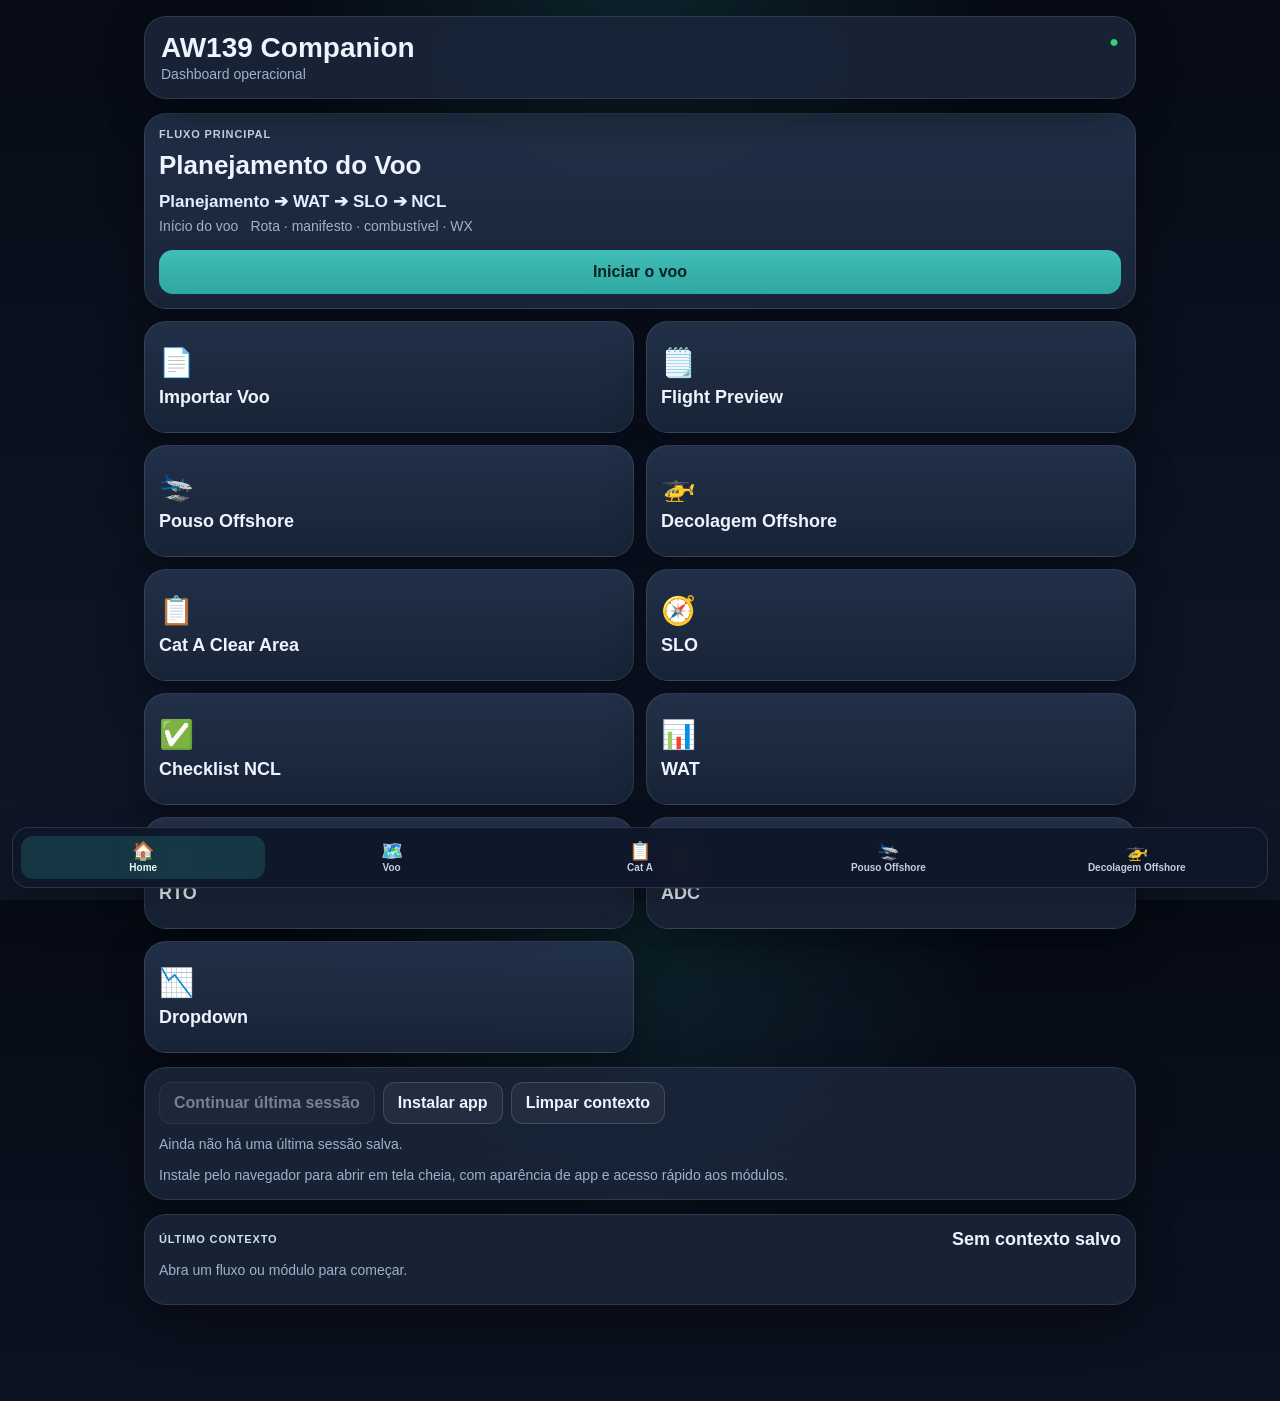
<file: index.html>
<!doctype html>
<html lang="pt-BR">
<head>
  <meta charset="utf-8">
  <meta name="viewport" content="width=device-width, initial-scale=1, viewport-fit=cover">
  <meta name="theme-color" content="#0b1220">
  <meta name="apple-mobile-web-app-capable" content="yes">
  <meta name="apple-mobile-web-app-status-bar-style" content="black-translucent">
  <meta name="apple-mobile-web-app-title" content="AW139">
  <title>AW139 Companion</title>
  <link rel="manifest" href="manifest.webmanifest">
  <link rel="icon" type="image/png" sizes="32x32" href="assets/icon-32.png">
  <link rel="apple-touch-icon" sizes="180x180" href="assets/icon-180.png">
  <link rel="stylesheet" href="styles.css">
  <link rel="stylesheet" href="shared/pwa.css">
</head>
<body>
  <main class="app-shell">
    <header class="app-header">
      <div>
        <h1>AW139 Companion</h1>
        <p class="subtitle">Dashboard operacional</p>
      </div>
      <div class="header-actions" aria-label="Status do sistema">
        <span class="status-icon connected">●</span>
      </div>
    </header>

    <section class="dashboard-grid" aria-label="Ferramentas principais">
      <article class="widget large-widget flight-preview">
        <span class="card-tag">Fluxo principal</span>
        <h2>Planejamento do Voo</h2>
        <div class="flight-data">
          <div class="route">Planejamento ➔ WAT ➔ SLO ➔ NCL</div>
          <div class="details">
            <span>Início do voo</span>
            <span>Rota · manifesto · combustível · WX</span>
          </div>
        </div>
        <a class="btn-primary action-button" href="pesos/?embed=1&back=1&return=../index.html">Iniciar o voo</a>
      </article>

      <a class="widget small-widget" href="importar-voo/?back=1&return=../index.html">
        <div class="widget-icon">📄</div>
        <h3>Importar Voo</h3>
      </a>

      <a class="widget small-widget" href="flight-preview/">
        <div class="widget-icon">🗒️</div>
        <h3>Flight Preview</h3>
      </a>

      <a class="widget small-widget" href="pouso-offshore/">
        <div class="widget-icon">🛬</div>
        <h3>Pouso Offshore</h3>
      </a>

      <a class="widget small-widget" href="decolagem-offshore/">
        <div class="widget-icon">🚁</div>
        <h3>Decolagem Offshore</h3>
      </a>

      <a class="widget small-widget" href="cata/">
        <div class="widget-icon">📋</div>
        <h3>Cat A Clear Area</h3>
      </a>

      <a class="widget small-widget" href="slo/?embed=1&back=1&return=../index.html">
        <div class="widget-icon">🧭</div>
        <h3>SLO</h3>
      </a>

      <a class="widget small-widget" href="ncl/?embed=1&back=1&return=../index.html">
        <div class="widget-icon">✅</div>
        <h3>Checklist NCL</h3>
      </a>

      <a class="widget small-widget" href="wat/?back=1&return=../index.html">
        <div class="widget-icon">📊</div>
        <h3>WAT</h3>
      </a>

      <a class="widget small-widget" href="rto/?back=1&return=../index.html">
        <div class="widget-icon">🛫</div>
        <h3>RTO</h3>
      </a>

      <a class="widget small-widget" href="adc/?back=1&return=../index.html">
        <div class="widget-icon">📏</div>
        <h3>ADC</h3>
      </a>

      <a class="widget small-widget" href="dropdown/?back=1&return=../index.html">
        <div class="widget-icon">📉</div>
        <h3>Dropdown</h3>
      </a>
    </section>

    <section class="utility-panel">
      <div class="utility-actions">
        <a id="continueLink" class="quick-action disabled" href="cata/" aria-disabled="true">Continuar última sessão</a>
        <button id="installGuideBtn" class="quick-action" type="button">Instalar app</button>
        <button id="clearContextBtn" class="quick-action" type="button">Limpar contexto</button>
      </div>
      <p id="continueText" class="utility-note">Ainda não há uma última sessão salva.</p>
      <p id="installStatusText" class="utility-note">Instale pela Safari para abrir em tela cheia no iPhone e iPad.</p>
    </section>

    <section id="resumeCard" class="resume-inline">
      <div class="resume-inline-head">
        <span class="resume-tag">Último contexto</span>
        <strong id="resumeTitle">Sem contexto salvo</strong>
      </div>
      <p id="resumeSummary">Abra um fluxo ou módulo para começar.</p>
      <div class="resume-chips" id="resumeChips"></div>
    </section>
  </main>

  <nav class="app-tab-bar" aria-label="Navegação rápida">
    <a href="#" class="tab-item active" aria-current="page">
      <span class="tab-icon">🏠</span>
      <span class="tab-label">Home</span>
    </a>
    <a href="pesos/?embed=1&back=1&return=../index.html" class="tab-item">
      <span class="tab-icon">🗺️</span>
      <span class="tab-label">Voo</span>
    </a>
    <a href="cata/" class="tab-item">
      <span class="tab-icon">📋</span>
      <span class="tab-label">Cat A</span>
    </a>
    <a href="pouso-offshore/" class="tab-item">
      <span class="tab-icon">🛬</span>
      <span class="tab-label">Pouso Offshore</span>
    </a>
    <a href="decolagem-offshore/" class="tab-item">
      <span class="tab-icon">🚁</span>
      <span class="tab-label">Decolagem Offshore</span>
    </a>
  </nav>

  <script src="shared/pwa.js"></script>
  <script src="shared/home.js"></script>
</body>
</html>
</file>
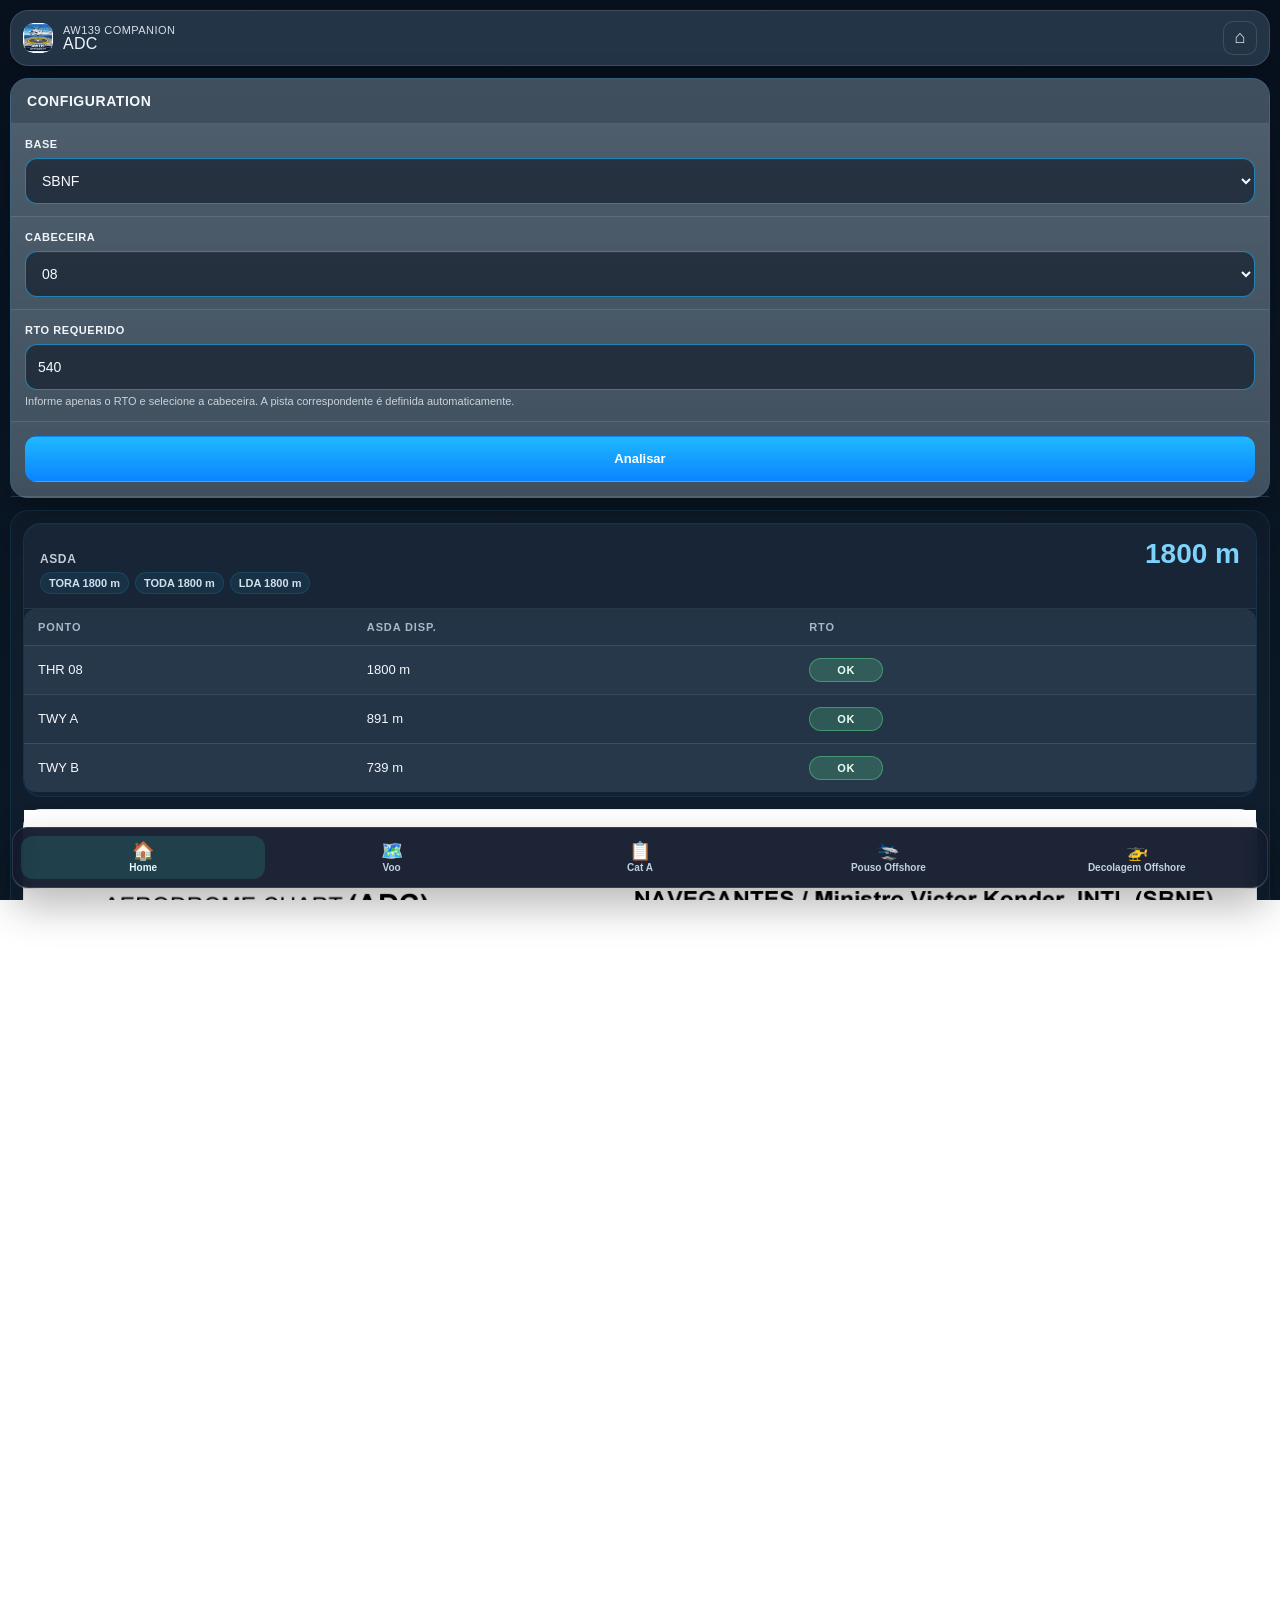
<file: adc/index.html>
<!DOCTYPE html>
<html lang="pt-BR">
<head>
  <meta charset="UTF-8" />
  <meta name="viewport" content="width=device-width, initial-scale=1.0, viewport-fit=cover" />
  <meta name="theme-color" content="#08121f" />
  <meta name="apple-mobile-web-app-capable" content="yes" />
  <meta name="apple-mobile-web-app-status-bar-style" content="black-translucent" />
  <meta name="apple-mobile-web-app-title" content="AW139" />
  <link rel="manifest" href="../manifest.webmanifest" />
  <link rel="icon" type="image/png" sizes="32x32" href="../assets/icon-32.png" />
  <link rel="apple-touch-icon" sizes="180x180" href="../assets/icon-180.png" />
  <title>AW139 Companion - ADC Module v36</title>
  <style>

    :root {
      --bg: #08121f;
      --bg2: #0d1b2b;
      --panel: rgba(11, 22, 35, 0.92);
      --panel-2: rgba(14, 28, 45, 0.86);
      --line: rgba(148, 163, 184, 0.18);
      --line-2: rgba(148, 163, 184, 0.10);
      --text: #e5eef8;
      --muted: #97a7bb;
      --accent: #20b8ff;
      --accent-2: #0a84ff;
      --ok: #7CFC00;
      --bad: #ef4444;
      --warn: #f59e0b;
      --gate: #f59e0b;
      --violet: #8b5cf6;
      --chip: rgba(32, 184, 255, 0.10);
      --shadow: 0 18px 40px rgba(0,0,0,0.24);
      --radius: 20px;
      --radius-sm: 14px;
    }
    * { box-sizing: border-box; }
    html, body { height: 100%; }
    body {
      margin: 0;
      color: var(--text);
      font-family: Inter, -apple-system, BlinkMacSystemFont, "Segoe UI", Roboto, Helvetica, Arial, sans-serif;
      background:
        radial-gradient(circle at top right, rgba(32,184,255,.14), transparent 28%),
        radial-gradient(circle at bottom left, rgba(10,132,255,.12), transparent 22%),
        linear-gradient(180deg, var(--bg) 0%, var(--bg2) 100%);
    }
    .shell {
      min-height: calc(100% - 56px);
      display: grid;
      grid-template-columns: 460px 1fr;
      gap: 16px;
      padding: 16px;
    }
    .pane {
      border-radius: 24px;
      border: 1px solid var(--line);
      background: linear-gradient(180deg, rgba(14,28,45,.96), rgba(8,18,31,.96));
      box-shadow: var(--shadow);
      overflow: hidden;
      min-width: 0;
    }
    .left {
      display: flex;
      flex-direction: column;
      min-height: 0;
    }
    .hero {
      padding: 18px 20px 16px;
      border-bottom: 1px solid var(--line);
      background: linear-gradient(180deg, rgba(255,255,255,.03), rgba(255,255,255,0));
    }
    .eyebrow {
      color: #7dd3fc;
      font-size: 12px;
      font-weight: 800;
      letter-spacing: .10em;
      text-transform: uppercase;
    }
    h1 {
      margin: 8px 0 6px;
      font-size: 24px;
      line-height: 1.05;
      letter-spacing: -.02em;
    }
    .sub {
      color: var(--muted);
      font-size: 13px;
      line-height: 1.45;
    }
    .scroll {
      overflow: auto;
      padding: 14px;
      display: flex;
      flex-direction: column;
      gap: 12px;
    }
    .card {
      border-radius: var(--radius);
      border: 1px solid var(--line);
      background: linear-gradient(180deg, rgba(15,30,49,.95), rgba(11,22,35,.92));
      padding: 14px;
    }
    .card-head {
      display: flex;
      align-items: center;
      justify-content: space-between;
      gap: 10px;
      margin-bottom: 12px;
    }
    .card-title {
      margin: 0;
      font-size: 15px;
      font-weight: 800;
      letter-spacing: -.01em;
    }
    .step {
      min-width: 28px;
      height: 28px;
      border-radius: 999px;
      display: inline-flex;
      align-items: center;
      justify-content: center;
      background: linear-gradient(180deg, var(--accent), var(--accent-2));
      color: white;
      font-size: 12px;
      font-weight: 800;
      box-shadow: 0 6px 16px rgba(32,184,255,.28);
    }
    .grid2, .grid3 {
      display: grid;
      gap: 10px;
    }
    .grid2 { grid-template-columns: 1fr 1fr; }
    .grid3 { grid-template-columns: repeat(3, minmax(0, 1fr)); }
    .stack { display: flex; flex-direction: column; gap: 8px; }
    label {
      display: block;
      margin-bottom: 6px;
      color: #b8c5d4;
      font-size: 11px;
      font-weight: 700;
      letter-spacing: .04em;
      text-transform: uppercase;
    }
    input, select, textarea {
      width: 100%;
      border-radius: 14px;
      border: 1px solid rgba(148,163,184,.18);
      background: rgba(4,10,18,.56);
      color: var(--text);
      padding: 11px 12px;
      font-size: 14px;
      outline: none;
      resize: vertical;
    }
    textarea { min-height: 110px; font-family: ui-monospace, SFMono-Regular, Menlo, Consolas, monospace; font-size: 12px; }
    #geometryJson { min-height: 360px; line-height: 1.45; white-space: pre; overflow: auto; }
    #baseJson { min-height: 180px; line-height: 1.45; white-space: pre; overflow: auto; }
    input:focus, select:focus, textarea:focus {
      border-color: rgba(32,184,255,.68);
      box-shadow: 0 0 0 3px rgba(32,184,255,.12);
    }
    button {
      border: 1px solid rgba(148,163,184,.18);
      background: rgba(255,255,255,.03);
      color: var(--text);
      padding: 10px 13px;
      border-radius: 14px;
      font-size: 13px;
      font-weight: 800;
      cursor: pointer;
      transition: .18s ease;
    }
    button:hover { transform: translateY(-1px); border-color: rgba(32,184,255,.32); }
    button.primary {
      background: linear-gradient(180deg, var(--accent), var(--accent-2));
      color: white;
      border-color: transparent;
      box-shadow: 0 8px 18px rgba(32,184,255,.22);
    }
    button.ghost { background: rgba(255,255,255,.02); }
    .btn-row { display: flex; gap: 8px; flex-wrap: wrap; }
    .chips { display: flex; flex-wrap: wrap; gap: 8px; }
    .chip {
      border-radius: 999px;
      padding: 7px 11px;
      background: var(--chip);
      color: #d8efff;
      border: 1px solid rgba(32,184,255,.22);
      font-size: 12px;
      font-weight: 800;
    }
    .chip.ok { background: rgba(53,208,127,.10); border-color: rgba(53,208,127,.28); color: #baf5d0; }
    .chip.bad { background: rgba(255,88,93,.10); border-color: rgba(255,88,93,.28); color: #ffd3d4; }
    .chip.warn { background: rgba(247,181,72,.10); border-color: rgba(247,181,72,.28); color: #ffe4b0; }
    .metrics {
      display: grid;
      grid-template-columns: repeat(3, minmax(0, 1fr));
      gap: 10px;
    }
    .metric {
      border-radius: 16px;
      padding: 12px;
      border: 1px solid var(--line);
      background: linear-gradient(180deg, rgba(5,10,18,.36), rgba(255,255,255,.02));
    }
    .metric .k { font-size: 11px; text-transform: uppercase; letter-spacing: .05em; color: var(--muted); font-weight: 700; }
    .metric .v { margin-top: 7px; font-size: 24px; font-weight: 900; letter-spacing: -.03em; }
    .helper, .summary, .foot {
      color: var(--muted);
      font-size: 12px;
      line-height: 1.55;
    }
    .summary { font-size: 13px; }
    .summary strong { color: #def4ff; }
    table {
      width: 100%;
      border-collapse: collapse;
      border-spacing: 0;
      overflow: hidden;
      border-radius: 14px;
      font-size: 12px;
    }
    th, td {
      padding: 9px 8px;
      border-bottom: 1px solid var(--line-2);
      text-align: center;
    }
    th:first-child, td:first-child { text-align: left; }
    th {
      background: rgba(255,255,255,.03);
      color: #a8bbcd;
      font-size: 11px;
      font-weight: 800;
      text-transform: uppercase;
      letter-spacing: .04em;
    }
    tr:last-child td { border-bottom: none; }
    .yes { color: #9ef0bd; font-weight: 800; }
    .no { color: #ffc0c2; font-weight: 800; }
    .decision-go { color: #9ef0bd; font-weight: 900; }
    .decision-stop { color: #ffc0c2; font-weight: 900; }
    .selected-row { outline: 2px solid rgba(32,184,255,.16); background: rgba(32,184,255,.06); }
    .right {
      display: flex;
      flex-direction: column;
      min-height: 0;
    }
    .viz-head {
      padding: 16px 18px;
      border-bottom: 1px solid var(--line);
      display: flex;
      justify-content: space-between;
      align-items: center;
      gap: 10px;
      background: linear-gradient(180deg, rgba(255,255,255,.03), rgba(255,255,255,0));
    }
    .viz-title {
      font-size: 16px;
      font-weight: 800;
      letter-spacing: -.01em;
    }
    .viz-wrap {
      position: relative;
      flex: 1;
      min-height: 560px;
      background: #cfd8e3;
      overflow: hidden;
      cursor: zoom-in;
    }
    .viz-wrap.capture { cursor: crosshair; }
    canvas {
      display: block;
      width: 100%;
      height: 100%;
      background: #cfd8e3;
    }
    .legend {
      padding: 12px 16px 10px;
      border-top: 1px solid var(--line);
      display: flex;
      flex-wrap: wrap;
      gap: 10px 18px;
      background: rgba(255,255,255,.02);
      color: #bfd0e2;
      font-size: 12px;
    }
    .legend .item { display: inline-flex; align-items: center; gap: 8px; }
    .swatch { width: 22px; height: 4px; border-radius: 999px; }
    .capture-banner {
      position: absolute;
      left: 14px;
      top: 14px;
      max-width: 340px;
      padding: 10px 12px;
      border-radius: 12px;
      background: rgba(10,132,255,.94);
      color: white;
      font-size: 12px;
      line-height: 1.45;
      box-shadow: 0 10px 24px rgba(0,0,0,.18);
    }
    .mono { font-family: ui-monospace, SFMono-Regular, Menlo, Consolas, monospace; }
    .split-note {
      display: grid;
      grid-template-columns: 1fr 1fr;
      gap: 10px;
      margin-top: 10px;
    }
    .note-box {
      border-radius: 14px;
      border: 1px solid var(--line);
      padding: 10px 12px;
      background: rgba(255,255,255,.02);
    }
    .note-box strong { display: block; margin-bottom: 4px; font-size: 12px; }
    .dev-hidden { display: none !important; }
    .menu-toggle-card.dev-hidden, .advanced-wrap.dev-hidden { display: none !important; }
    .body-fullscreen { overflow: hidden; }
    .right.chart-only-fullscreen {
      position: fixed;
      inset: 0;
      z-index: 9999;
      border-radius: 0;
      border: 0;
      box-shadow: none;
      background: #000;
    }
    .right.chart-only-fullscreen .viz-head,
    .right.chart-only-fullscreen .legend,
    .right.chart-only-fullscreen .advanced-wrap {
      display: none;
    }
    .right.chart-only-fullscreen .viz-wrap {
      min-height: 100vh;
      height: 100vh;
      background: #000;
      cursor: default;
    }
    .chart-close {
      position: absolute;
      top: calc(env(safe-area-inset-top, 0px) + 14px);
      left: calc(env(safe-area-inset-left, 0px) + 14px);
      width: 42px;
      height: 42px;
      border-radius: 999px;
      border: 1px solid rgba(255,255,255,.16);
      background: rgba(6,12,20,.72);
      color: white;
      font-size: 22px;
      line-height: 1;
      display: none;
      align-items: center;
      justify-content: center;
      z-index: 20;
      backdrop-filter: blur(10px);
      -webkit-backdrop-filter: blur(10px);
    }
    .right.chart-only-fullscreen .chart-close { display: inline-flex; }
    @media (max-width: 1180px) {
      .shell { grid-template-columns: 1fr; }
      .viz-wrap { min-height: 54vh; }
    }
    @media (max-width: 720px) {
      .grid2, .grid3, .metrics, .split-note { grid-template-columns: 1fr; }
      .shell { padding: 10px; gap: 10px; }
    }
  
    .split-2 { display:grid; grid-template-columns: 1fr 1fr; gap: 10px; }
    .divider { height:1px; background: var(--line); margin: 14px 0; }
    .status-line { display:flex; flex-wrap:wrap; gap:8px; margin-top:10px; }
    .mini { font-size: 12px; color: var(--muted); }
    .mono { font-family: ui-monospace, SFMono-Regular, Menlo, Consolas, monospace; }
    .selected-row td { background: rgba(32,184,255,.08); }
    .pill-note { display:inline-flex; align-items:center; gap:6px; padding:6px 10px; border-radius:999px; background:rgba(148,163,184,.12); color:var(--muted); font-size:12px; font-weight:700; }
    .field-note { margin-top: 6px; color: var(--muted); font-size: 12px; line-height: 1.4; }
    .btn-row.wrap { flex-wrap: wrap; }
    .viz-title-row { display:flex; align-items:center; justify-content:space-between; gap:10px; }
    .soft-box { border:1px solid var(--line); border-radius:14px; background:rgba(4,10,18,.32); padding:10px; }

    .toggle-switch { display:inline-flex; align-items:center; gap:10px; cursor:pointer; user-select:none; }
    .toggle-switch input { display:none; }
    .toggle-slider { width:46px; height:28px; border-radius:999px; background:rgba(148,163,184,.28); position:relative; transition:.2s ease; border:1px solid rgba(148,163,184,.25); }
    .toggle-slider::after { content:""; position:absolute; top:3px; left:3px; width:20px; height:20px; border-radius:999px; background:#fff; transition:.2s ease; box-shadow:0 2px 8px rgba(0,0,0,.25); }
    .toggle-switch input:checked + .toggle-slider { background:linear-gradient(180deg, var(--accent), var(--accent-2)); border-color:transparent; }
    .toggle-switch input:checked + .toggle-slider::after { transform:translateX(18px); }
    .toggle-text { font-size:12px; font-weight:800; color:#cfe2f5; letter-spacing:.04em; text-transform:uppercase; }
    .advanced-wrap { max-height:0; overflow:hidden; transition:max-height .24s ease; border-top:1px solid transparent; background:rgba(255,255,255,.02); }
    .advanced-wrap.open { max-height:46vh; overflow:auto; border-top-color:var(--line); }
    .advanced-inner { padding:12px; }
    .metrics.single { grid-template-columns: 1fr; }
    .metric.compact { padding:14px; }
    .metric.compact .v { font-size:28px; }
    .muted-small { color: var(--muted); font-size: 12px; }
    @media (max-width: 960px) {
      .shell { grid-template-columns: 1fr; }
      .left { order: 1; }
      .right { order: 2; min-height: 62vh; }
    }

    /* v24 Leonardo-style structure with our palette and font */
    :root {
      --app-bg: #08121f;
      --app-bg-2: #0d1b2b;
      --panel-flat: #475867;
      --panel-flat-2: #3d4d5c;
      --panel-dark: #132132;
      --panel-dark-2: #0f1b2b;
      --panel-border: rgba(32, 184, 255, .20);
      --field-bg: rgba(10, 18, 31, .55);
      --field-border: rgba(32, 184, 255, .60);
      --field-track: rgba(184, 197, 212, .72);
      --surface-light: #edf0f3;
    }
    body {
      background: linear-gradient(180deg, var(--app-bg) 0%, var(--app-bg-2) 100%);
      color: #eef5fb;
      font-family: Inter, -apple-system, BlinkMacSystemFont, "Segoe UI", Roboto, Helvetica, Arial, sans-serif;
    }
    .topbar {
      display: grid;
      grid-template-columns: 1fr auto;
      gap: 12px;
      align-items: center;
      background: #243447;
      border: 1px solid rgba(255,255,255,.12);
      border-radius: 18px;
      padding: 10px 12px;
      box-shadow: 0 18px 40px rgba(0,0,0,.28);
      margin: 12px 12px 0;
    }
    .topbar-left, .topbar-right {
      display: flex;
      align-items: center;
      gap: 10px;
      flex-wrap: wrap;
    }
    .product-tag {
      display: flex;
      align-items: center;
      gap: 10px;
      padding-left: 0;
    }
    .product-icon {
      width: 38px;
      height: 38px;
      border-radius: 12px;
      display: grid;
      place-items: center;
      background: #1E293B;
      color: #E5EEF7;
      font-size: 20px;
      overflow: hidden;
    }
    .product-icon img {
      width: 100%;
      height: 100%;
      display: block;
      object-fit: cover;
      border-radius: inherit;
    }
    .product-line {
      font-size: 13px;
      letter-spacing: .04em;
      color: #E5EEF7;
      opacity: .92;
      text-transform: uppercase;
    }
    .product-sub {
      font-size: 20px;
      line-height: 1.05;
      font-weight: 300;
      letter-spacing: .02em;
    }
    .module-topbar {
      padding: 8px 10px !important;
      border-radius: 14px !important;
    }
    .module-topbar .product-icon {
      width: 30px !important;
      height: 30px !important;
      font-size: 16px !important;
      border-radius: 10px !important;
    }
    .module-topbar .product-line { font-size: 11px !important; }
    .module-topbar .product-sub { font-size: 16px !important; font-weight: 500 !important; }
    .module-topbar .topbar-left, .module-topbar .topbar-right { gap: 8px !important; }
    .shell {
      min-height: calc(100vh - 72px);
      grid-template-columns: minmax(0, 1fr) 348px;
      gap: 12px;
      padding: 12px;
      align-items: stretch;
    }
    .pane {
      border-radius: 0;
      border: 1px solid rgba(32,184,255,.12);
      background: transparent;
      box-shadow: none;
      overflow: hidden;
    }
    .right {
      background: linear-gradient(180deg, rgba(255,255,255,.02), rgba(10,18,28,.18));
      display: flex;
      flex-direction: column;
    }
    .left {
      background: linear-gradient(180deg, var(--panel-flat), var(--panel-flat-2));
      border-color: rgba(32,184,255,.16);
      color: #edf5fb;
      display: flex;
      flex-direction: column;
      gap: 0;
    }
    .hero, .scroll .card .card-head .step, .eyebrow, .sub, .legend { display: none !important; }
    .scroll {
      padding: 0;
      gap: 0;
      overflow: auto;
    }
    .config-panel {
      display: flex;
      flex-direction: column;
      height: 100%;
    }
    .config-header {
      padding: 14px 16px;
      font-size: 14px;
      font-weight: 800;
      letter-spacing: .04em;
      text-transform: uppercase;
      border-bottom: 1px solid rgba(255,255,255,.10);
      background: rgba(0,0,0,.10);
      color: #f3f8fc;
    }
    .config-card {
      padding: 14px 16px 16px;
      border-bottom: 1px solid rgba(255,255,255,.10);
      background: linear-gradient(180deg, rgba(255,255,255,.04), rgba(255,255,255,.02));
    }
    .config-card.compact { padding-bottom: 12px; }
    .card, .soft-box {
      border: 0;
      border-radius: 0;
      background: transparent;
      padding: 0;
      box-shadow: none;
    }
    .card-title, .config-label, label {
      color: #eef6fb;
      font-size: 11px;
      font-weight: 700;
      letter-spacing: .05em;
      margin-bottom: 8px;
      text-transform: uppercase;
    }
    .field-caption {
      color: rgba(240,247,252,.78);
      font-size: 11px;
      margin-top: 4px;
      line-height: 1.35;
    }
    input, select, textarea {
      border-radius: 0;
      border: 1px solid var(--field-border);
      background: var(--field-bg);
      color: #f6fbff;
      padding: 12px 12px;
      font-size: 14px;
      font-family: inherit;
      min-height: 48px;
      box-shadow: inset 0 1px 0 rgba(255,255,255,.04);
    }
    textarea { min-height: 120px; }
    input:focus, select:focus, textarea:focus {
      border-color: rgba(32,184,255,.95);
      box-shadow: 0 0 0 2px rgba(32,184,255,.18);
    }
    .action-row {
      display: flex;
      gap: 10px;
      margin-top: 12px;
      flex-wrap: wrap;
    }
    button {
      border-radius: 0;
      padding: 11px 14px;
      min-height: 44px;
      font-family: inherit;
      border: 1px solid rgba(32,184,255,.18);
      background: rgba(255,255,255,.04);
      color: var(--text);
      font-size: 13px;
      font-weight: 800;
      cursor: pointer;
      transition: .18s ease;
      box-shadow: none;
    }
    button:hover { transform: translateY(-1px); border-color: rgba(32,184,255,.34); }
    button.primary {
      background: linear-gradient(180deg, var(--accent), var(--accent-2));
      color: white;
      border-color: transparent;
      box-shadow: none;
    }
    .ghost-link {
      color: #dcecf8;
      background: rgba(255,255,255,.04);
      border-color: rgba(32,184,255,.14);
    }
    .workspace {
      display: flex;
      flex-direction: column;
      min-height: calc(100% - 56px);
      gap: 12px;
      padding: 0;
    }
    .chart-frame {
      border: 1px solid rgba(32,184,255,.12);
      background: rgba(255,255,255,.96);
      display: flex;
      flex-direction: column;
      min-height: 0;
      flex: 1 1 auto;
    }
    .chart-strip {
      display: none !important;
    }
    .chart-strip .viz-title {
      display: block !important;
      font-size: 14px;
      font-weight: 700;
      letter-spacing: .01em;
      color: #f6fbff;
    }
    .chart-strip .sub {
      display: block !important;
      color: rgba(247,251,255,.72);
      font-size: 11px;
      margin-top: 4px;
    }
    .chart-actions {
      display: inline-flex;
      align-items: center;
      gap: 8px;
      flex-wrap: wrap;
      justify-content: flex-end;
    }
    .page-toggle {
      display: inline-flex;
      align-items: center;
      gap: 6px;
      padding: 4px;
      border-radius: 999px;
      background: rgba(6, 14, 24, .22);
      border: 1px solid rgba(255,255,255,.14);
    }
    .page-toggle[hidden] { display: none !important; }
    .page-toggle button {
      min-height: 0;
      padding: 8px 12px;
      border-radius: 999px;
      border: 1px solid transparent;
      background: transparent;
      color: rgba(247,251,255,.84);
      font-size: 12px;
      font-weight: 800;
      letter-spacing: .02em;
      box-shadow: none;
    }
    .page-toggle button.active {
      background: rgba(32,184,255,.18);
      border-color: rgba(32,184,255,.40);
      color: #ffffff;
    }
    .viz-head {
      padding: 0;
      border-bottom: 0;
      background: transparent;
    }
    .viz-title-row { display: none; }
    .viz-wrap {
      background: transparent;
      min-height: 0;
      height: auto;
      cursor: zoom-in;
      border-top: 0;
      border-bottom: 0;
      line-height: 0;
    }
    canvas {
      display: block;
      background: transparent;
    }
    .result-panel {
      border: 1px solid rgba(32,184,255,.12);
      background: #132132;
      color: #f4f8fb;
      transition: border-color .18s ease, background .18s ease, box-shadow .18s ease;
      box-shadow: inset 0 1px 0 rgba(32,184,255,.04);
    }
    .result-panel.state-ok,
    .result-panel.state-bad {
      border-color: rgba(32,184,255,.12);
      background: #132132;
      box-shadow: inset 0 1px 0 rgba(32,184,255,.04);
    }
    .result-panel.state-ok .result-top,
    .result-panel.state-bad .result-top {
      border-bottom-color: rgba(255,255,255,.08);
      background: rgba(255,255,255,.02);
    }
    .result-top {
      padding: 14px 16px;
      border-bottom: 1px solid rgba(255,255,255,.08);
      display: flex;
      align-items: baseline;
      justify-content: space-between;
      gap: 12px;
    }
    .result-title {
      font-size: 12px;
      letter-spacing: .05em;
      text-transform: uppercase;
      color: rgba(230,241,249,.82);
      font-weight: 700;
    }
    .result-value {
      font-size: 28px;
      font-weight: 800;
      color: #7dd3fc;
    }
    .decision-table {
      width: 100%;
      border-collapse: collapse;
      margin-top: 0;
      background: #243447;
      border-radius: 12px;
      overflow: hidden;
    }
    .result-panel.state-ok .decision-table,
    .result-panel.state-bad .decision-table {
      background: #243447;
    }
    .decision-table th, .decision-table td {
      padding: 10px 12px;
      border-bottom: 1px solid rgba(255,255,255,.10);
      text-align: left;
    }
    .decision-table thead th {
      font-size: 11px;
      letter-spacing: .08em;
      text-transform: uppercase;
      color: #A9B8C8;
      background: #243447;
    }
    .result-panel.state-ok .decision-table thead th,
    .result-panel.state-bad .decision-table thead th {
      background: #243447;
      color: #A9B8C8;
    }
    .decision-table tbody tr:nth-child(odd) td { background: rgba(255,255,255,.02); }
    .result-panel.state-ok .decision-table tbody td,
    .result-panel.state-bad .decision-table tbody td {
      background: transparent;
      border-bottom-color: rgba(255,255,255,.10);
    }
    .result-panel.state-ok .decision-table tbody tr:nth-child(odd) td,
    .result-panel.state-bad .decision-table tbody tr:nth-child(odd) td {
      background: rgba(255,255,255,.02);
    }
    .decision-table .td-ok {
      display: inline-flex;
      align-items: center;
      justify-content: center;
      min-width: 74px;
      padding: 6px 10px;
      color: #eafff1;
      font-weight: 900;
      font-size: 11px;
      letter-spacing: .06em;
      text-transform: uppercase;
      background: rgba(98,255,156,.18);
      box-shadow: inset 0 0 0 1px rgba(98,255,156,.36);
      border-radius: 999px;
    }
    .decision-table .td-bad {
      display: inline-flex;
      align-items: center;
      justify-content: center;
      min-width: 74px;
      padding: 6px 10px;
      color: #fff1f1;
      font-weight: 900;
      font-size: 11px;
      letter-spacing: .06em;
      text-transform: uppercase;
      background: rgba(255,94,94,.18);
      box-shadow: inset 0 0 0 1px rgba(255,94,94,.34);
      border-radius: 999px;
    }
    .result-meta {
      display: flex;
      flex-wrap: wrap;
      gap: 6px;
      margin-top: 6px;
    }
    .declared-chip {
      border: 1px solid rgba(32,184,255,.14);
      background: rgba(32,184,255,.08);
      color: #cfe0ed;
      border-radius: 999px;
      padding: 4px 8px;
      font-size: 11px;
      font-weight: 600;
    }

    .decision-table-wrap {
      padding: 0 0 4px;
      overflow: auto;
    }
    table {
      border-radius: 0;
      font-size: 13px;
      background: transparent;
    }
    th, td { padding: 12px 12px; }
    th {
      background: rgba(255,255,255,.05);
      color: #cfe0ed;
      font-size: 11px;
    }
    tbody tr:nth-child(odd) td { background: rgba(255,255,255,.02); }
    .menu-toggle-card {
      border: 1px solid rgba(32,184,255,.12);
      background: rgba(17,28,39,.55);
      padding: 12px 14px;
      display: flex;
      align-items: center;
      justify-content: space-between;
      gap: 12px;
    }
    .menu-toggle-copy {
      display: flex;
      flex-direction: column;
      gap: 4px;
    }
    .menu-toggle-copy strong {
      font-size: 13px;
      color: #f2f8fd;
    }
    .menu-toggle-copy span {
      font-size: 11px;
      color: rgba(219,233,245,.68);
      line-height: 1.45;
    }
    .toggle-switch { gap: 8px; }
    .toggle-text {
      font-size: 11px;
      color: #dcebf6;
    }
    .advanced-wrap {
      border-top: 0;
      background: transparent;
      max-height: 0;
      overflow: hidden;
      transition: max-height .24s ease;
    }
    .advanced-wrap.open {
      max-height: 1100px;
      overflow: visible;
    }
    .advanced-inner {
      padding: 0;
    }
    .advanced-card {
      border: 1px solid rgba(32,184,255,.12);
      background: rgba(17,28,39,.62);
      padding: 14px;
    }
    .advanced-card .card-head { margin-bottom: 10px; }
    .advanced-card .card-title { font-size: 13px; }
    .field-note, .mini, .muted-small { color: rgba(215,230,242,.72); }
    .divider { background: rgba(255,255,255,.10); }
    .status-line .chip { background: rgba(32,184,255,.12); }
    .chart-close {
      background: rgba(14,20,28,.80);
      border-radius: 999px;
      box-shadow: none;
    }
    .right.chart-only-fullscreen {
      background: #000;
      padding: 0;
      border: 0;
    }
    .right.chart-only-fullscreen .result-panel,
    .right.chart-only-fullscreen .menu-toggle-card,
    .right.chart-only-fullscreen .advanced-wrap { display: none; }
    .right.chart-only-fullscreen .chart-frame {
      display: flex;
      flex-direction: column;
      min-height: 100vh;
      height: 100vh;
      margin: 0;
      padding: 0;
      border: 0;
      background: #000;
    }
    .right.chart-only-fullscreen .chart-strip {
      position: absolute;
      top: calc(env(safe-area-inset-top, 0px) + 14px);
      right: calc(env(safe-area-inset-right, 0px) + 14px);
      z-index: 10000;
      margin: 0;
      padding: 0;
      background: transparent;
      border: 0;
      box-shadow: none;
    }
    .right.chart-only-fullscreen .viz-title,
    .right.chart-only-fullscreen .sub { display: none; }
    .right.chart-only-fullscreen .viz-wrap { min-height: 100vh; height: 100vh; flex: 1 1 auto; }
    @media (max-width: 1100px) {
      .shell { grid-template-columns: 1fr; }
      .left { order: 2; }
      .right { order: 1; }
      .viz-wrap { min-height: 50vh; }
    }
    @media (max-width: 720px) {
      .topbar { margin: 8px 8px 0; }
      .shell { padding: 8px; gap: 8px; }
      .config-card, .result-top, .menu-toggle-card, .advanced-card { padding-left: 12px; padding-right: 12px; }
      input, select, textarea, button { min-height: 46px; }
      .result-value { font-size: 24px; }
    }


    @media (min-width: 768px) and (max-width: 1366px) {
      .shell {
        min-height: auto;
        grid-template-columns: 1fr;
        gap: 12px;
        padding: 12px;
      }
      .left,
      .right {
        order: initial;
        border-radius: 18px;
        overflow: hidden;
      }
      .left {
        background: linear-gradient(180deg, var(--panel-flat), var(--panel-flat-2));
      }
      .config-panel {
        display: grid;
        grid-template-columns: repeat(3, minmax(0, 1fr));
        align-items: stretch;
      }
      .config-header {
        grid-column: 1 / -1;
      }
      .config-card {
        padding: 14px;
      }
      .config-card.compact {
        min-height: 100%;
      }
      .config-card:last-child {
        grid-column: 1 / -1;
      }
      .action-row {
        margin-top: 0;
      }
      .action-row .primary {
        width: 100%;
      }
      .workspace {
        padding: 14px;
        gap: 12px;
      }
      .result-panel {
        order: 1;
        border-radius: 18px;
        overflow: hidden;
      }
      .chart-frame {
        order: 2;
        border-radius: 18px;
        overflow: hidden;
        min-height: 56vh;
      }
      .viz-wrap {
        min-height: 56vh;
      }
      .decision-table th,
      .decision-table td {
        padding: 12px 14px;
      }
    }
    @media (min-width: 768px) and (max-width: 1366px) and (orientation: portrait) {
      .config-panel {
        grid-template-columns: 1fr;
      }
      .chart-frame,
      .viz-wrap {
        min-height: 52vh;
      }
    }

    @media (min-width: 1024px) and (max-width: 1366px) and (orientation: landscape) {
      .shell {
        min-height: calc(100dvh - 76px);
        grid-template-columns: 380px minmax(0, 1fr);
        gap: 12px;
        padding: 12px;
        align-items: stretch;
      }
      .pane.left,
      .pane.right {
        min-height: 0;
        border-radius: 18px;
        overflow: hidden;
      }
      .pane.left {
        order: 1;
      }
      .pane.right {
        order: 2;
      }
      .config-panel {
        grid-template-columns: 1fr;
      }
      .config-card:last-child {
        grid-column: auto;
      }
      .workspace {
        height: 100%;
        min-height: 0;
        grid-template-columns: 1fr;
        grid-template-rows: minmax(0, 1fr) auto;
        gap: 12px;
        padding: 14px;
      }
      .chart-frame {
        min-height: calc(100dvh - 210px);
      }
      .viz-wrap {
        min-height: 0;
        height: 100%;
      }
      .result-panel {
        align-self: end;
      }
    }

  </style>
  <link rel="stylesheet" href="../shared/pwa.css">
  <link rel="stylesheet" href="../shared/module-layout.css">
</head>

<body>
  <header class="topbar module-topbar adc-module-topbar">
    <div class="topbar-left">
      <div class="product-tag no-sep">
        <div class="product-icon"><img src="../assets/icon-192.png" alt=""></div>
        <div>
          <div class="product-line">AW139 Companion</div>
          <div class="product-sub">ADC</div>
        </div>
      </div>
    </div>
    <div class="topbar-right"></div>
  </header>

  <div class="shell">
    <main class="pane right">
      <div class="workspace">
        <div class="chart-frame">
          <div class="chart-strip">
            <div>
              <div class="viz-title">Aerodrome Chart / Decision Overlay</div>
              <div class="sub" id="vizSubtitle">Toque na carta para tela cheia.</div>
            </div>
            <div class="chart-actions"></div>
          </div>
          <div class="viz-wrap" id="vizWrap">
            <button class="chart-close" id="chartCloseBtn" aria-label="Fechar tela cheia">×</button>
            <canvas id="vizCanvas"></canvas>
            <div class="capture-banner" id="captureBanner" hidden></div>
          </div>
        </div>

        <section class="result-panel">
          <div class="result-top">
            <div>
              <div class="result-title">ASDA</div>
              <div class="result-meta" id="declaredMeta"></div>
            </div>
            <div class="result-value" id="asdaMetric">-</div>
          </div>
          <div class="decision-table-wrap">
            <table class="decision-table">
              <thead>
                <tr>
                  <th>Ponto</th>
                  <th>ASDA disp.</th>
                  <th>RTO</th>
                </tr>
              </thead>
              <tbody id="decisionTable"></tbody>
            </table>
          </div>
        </section>

        <section class="menu-toggle-card dev-hidden" hidden>
          <div class="menu-toggle-copy">
            <strong>Biblioteca / engine / fine tune manual</strong>
            <span>Oculto por padrão para manter a interface simples. Ative só quando precisar editar, importar ou ajustar uma base.</span>
          </div>
          <label class="toggle-switch" for="advancedToggle">
            <input type="checkbox" id="advancedToggle" />
            <span class="toggle-slider"></span>
            <span class="toggle-text">Menu</span>
          </label>
        </section>

        <div class="advanced-wrap dev-hidden" id="advancedWrap" hidden>
          <div class="advanced-inner">
            <section class="advanced-card">
              <div class="card-head">
                <h2 class="card-title">Biblioteca / engine / fine tune manual</h2>
              </div>

              <div class="soft-box">
                <div class="mini">Status da base atual</div>
                <div class="status-line" id="libraryStatusChips"></div>
                <div class="field-note">Base estável e base em draft ficam isoladas. Em conflito de ID, a importação vira draft e não sobrescreve a base protegida.</div>
              </div>

              <div class="divider"></div>

              <div class="btn-row wrap">
                <button id="duplicateDraftBtn">Duplicar atual como draft</button>
                <button id="exportBaseBtn">Exportar base JSON</button>
                <button id="copyBaseBtn">Copiar base JSON</button>
                <button id="saveBaseBtn">Salvar base JSON</button>
                <button id="importBaseBtn">Importar base JSON</button>
              </div>
              <div class="field-note">Use Base JSON para congelar uma base pronta e trazer para outra build sem depender do estado salvo localmente.</div>
              <div style="margin-top:10px;">
                <label for="baseJson">Base pack JSON</label>
                <textarea id="baseJson" wrap="off" spellcheck="false"></textarea>
              </div>

              <div class="divider"></div>

              <div class="grid2">
                <div>
                  <label for="anchorSelect">Âncora ativa</label>
                  <select id="anchorSelect"></select>
                </div>
                <div>
                  <label for="nudgeStep">Nudge</label>
                  <input id="nudgeStep" type="number" min="1" step="1" value="2" />
                </div>
              </div>
              <div class="btn-row wrap" style="margin-top:12px;">
                <button id="captureBtn">Capturar na carta</button>
                <button id="cancelCaptureBtn">Cancelar captura</button>
                <button id="copyPointBtn">Copiar coordenada</button>
                <button id="pastePointBtn">Colar no selecionado</button>
                <button id="addAnchorBtn">Adicionar âncora</button>
                <button id="deleteAnchorBtn">Excluir âncora</button>
                <button id="resetDefaultsBtn">Resetar pista atual</button>
                <button id="exportGeometryBtn">Exportar geometry JSON</button>
                <button id="copyGeometryBtn">Copiar geometry JSON</button>
                <button id="saveGeometryBtn">Salvar geometry JSON</button>
                <button id="applyGeometryBtn">Aplicar geometry JSON</button>
              </div>
              <div class="btn-row" style="margin-top:8px; gap:8px;">
                <button id="nudgeLeftBtn">←</button>
                <button id="nudgeUpBtn">↑</button>
                <button id="nudgeDownBtn">↓</button>
                <button id="nudgeRightBtn">→</button>
              </div>
              <div class="field-note">O fine tune atua só na pista atual da base atual. Use <strong>Copiar coordenada</strong> e <strong>Colar no selecionado</strong> para igualar pontos, como PAV = THR.</div>

              <div style="margin-top:12px; overflow:auto; max-height:220px;">
                <table>
                  <thead>
                    <tr>
                      <th>Âncora</th>
                      <th>m ref</th>
                      <th>X</th>
                      <th>Y</th>
                    </tr>
                  </thead>
                  <tbody id="anchorTable"></tbody>
                </table>
              </div>

              <div style="margin-top:10px;">
                <label for="geometryJson">Geometry JSON</label>
                <div class="field-note">Campo ampliado para inspeção e edição completa do JSON. Você pode rolar tanto na vertical quanto na horizontal.</div>
                <textarea id="geometryJson" wrap="off" spellcheck="false"></textarea>
              </div>

              
              <div class="divider"></div>

              <div class="soft-box">
                <div class="mini">Distâncias declaradas / complementos da cabeceira <strong id="declaredEndLabel">-</strong></div>
                <div class="grid2" style="margin-top:10px;">
                  <div><label for="declaredToraInput">TORA</label><input id="declaredToraInput" type="number" min="0" step="1" /></div>
                  <div><label for="declaredTodaInput">TODA</label><input id="declaredTodaInput" type="number" min="0" step="1" /></div>
                  <div><label for="declaredAsdaInput">ASDA</label><input id="declaredAsdaInput" type="number" min="0" step="1" /></div>
                  <div><label for="declaredLdaInput">LDA</label><input id="declaredLdaInput" type="number" min="0" step="1" /></div>
                </div>
                <div class="grid3" style="margin-top:10px;">
                  <div><label for="displacedInput">THR deslocada</label><input id="displacedInput" type="number" min="0" step="1" /></div>
                  <div><label for="stopwayInput">Stopway</label><input id="stopwayInput" type="number" min="0" step="1" /></div>
                  <div><label for="clearwayInput">Clearway</label><input id="clearwayInput" type="number" min="0" step="1" /></div>
                  <div><label for="operationalStartInput">Início operacional</label><input id="operationalStartInput" type="number" min="0" step="1" /></div>
                </div>
                <div class="btn-row wrap" style="margin-top:12px;">
                  <button id="applyDeclaredBtn">Salvar distâncias</button>
                  <button id="applyDeclaredShiftBtn">Aplicar THR declarada</button>
                  <button id="normalizeRunwayBtn">Normalizar pista</button>
                  <button id="resetDeclaredBtn">Resetar cabeceira</button>
                </div>
                <div class="field-note">RTO usa ASDA. Use <strong>Aplicar THR declarada</strong> para encaixar a cabeceira ativa na distância oficial, ou <strong>Normalizar pista</strong> para fechar as duas extremidades pela régua declarada.</div>
              </div>

              <div class="divider"></div>
              <div class="btn-row wrap">
                <button id="readInboxBtn" class="ghost-link">Ler inbox externo</button>
              </div>
            </section>
          </div>
        </div>
      </div>
    </main>

    <aside class="pane left">
      <div class="config-panel">
        <div class="config-header">Configuration</div>

        <section class="config-card compact">
          <label for="baseSelect">Base</label>
          <select id="baseSelect"></select>
        </section>

        <section class="config-card compact">
          <label for="departureEndSelect">Cabeceira</label>
          <select id="departureEndSelect"></select>
        </section>

        <section class="config-card compact">
          <label for="rtoInput">RTO requerido</label>
          <input id="rtoInput" type="number" min="0" step="1" value="540" />
          <div class="field-caption">Informe apenas o RTO e selecione a cabeceira. A pista correspondente é definida automaticamente.</div>
        </section>

        <section class="config-card">
          <div class="action-row">
            <button class="primary" id="analyzeBtn">Analisar</button>
          </div>
        </section>
      </div>
    </aside>
  </div>

  <script src="../shared/module-bridge.js"></script>
  <script src="app.js?v=45m"></script>
<script src="../shared/pwa.js"></script>
</body>
</html>
</file>
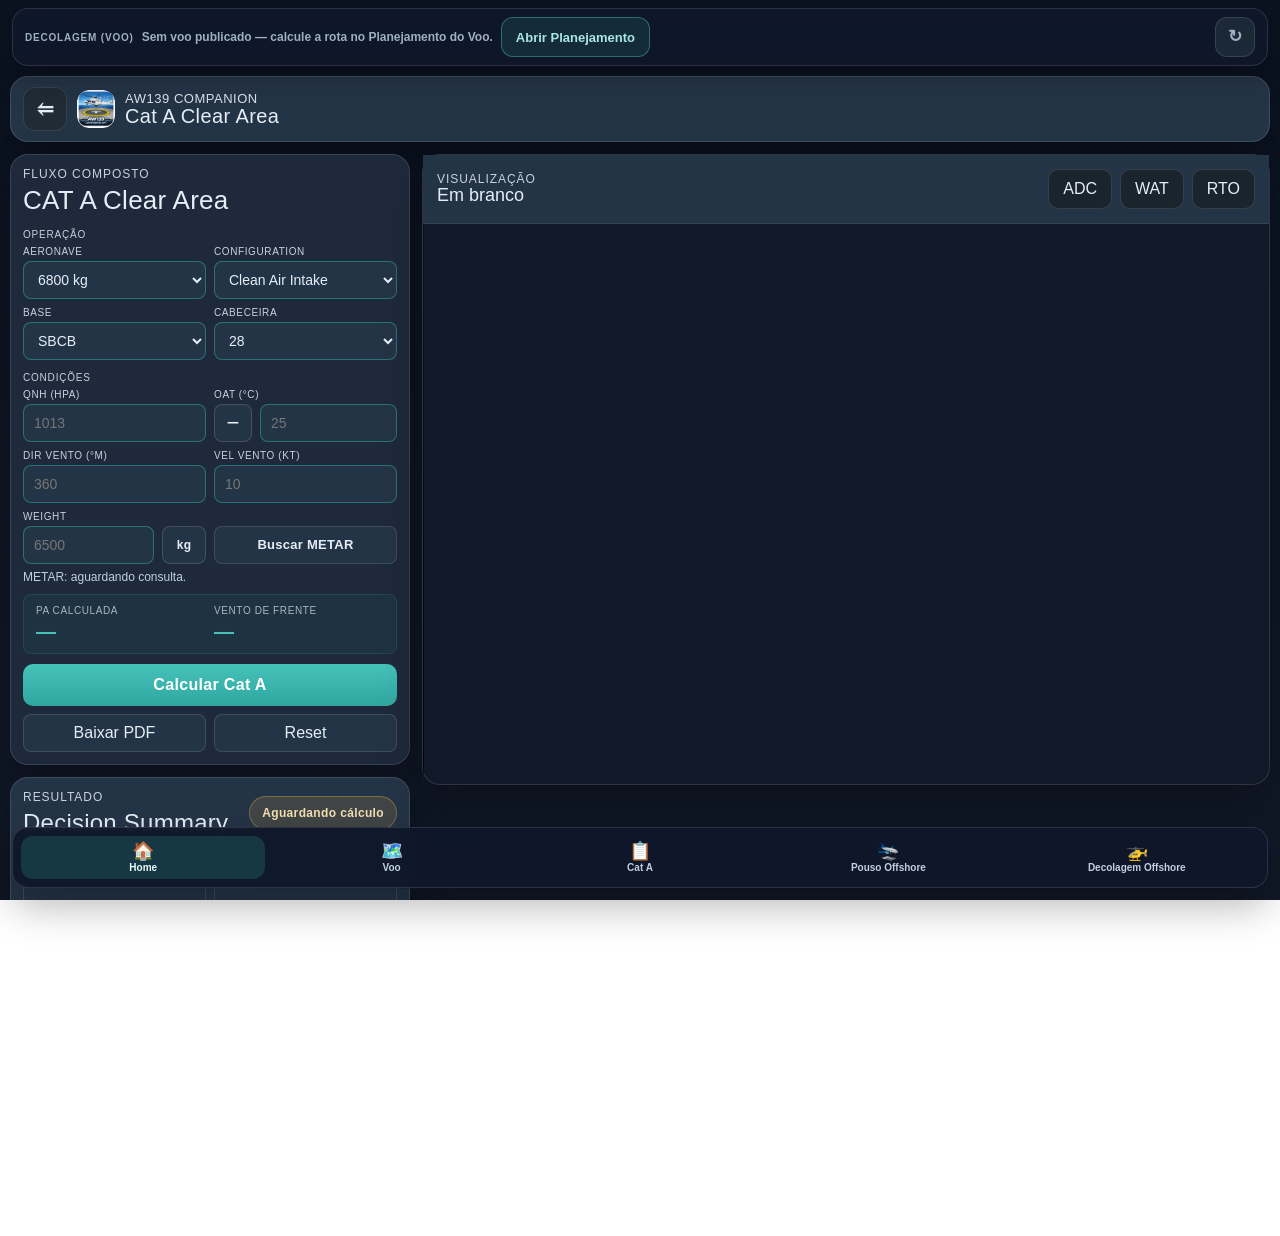
<file: cata/index.html>
<!doctype html>
<html lang="pt-BR">
<head>
  <meta charset="utf-8">
  <meta name="viewport" content="width=device-width, initial-scale=1, viewport-fit=cover">
  <meta name="theme-color" content="#111b26">
  <meta name="apple-mobile-web-app-capable" content="yes">
  <meta name="apple-mobile-web-app-status-bar-style" content="black-translucent">
  <meta name="apple-mobile-web-app-title" content="AW139">
  <link rel="manifest" href="../manifest.webmanifest">
  <title>AW139 Companion — Cat A Clear Area</title>
  <link rel="icon" type="image/png" sizes="32x32" href="../assets/icon-32.png">
  <link rel="apple-touch-icon" sizes="180x180" href="../assets/icon-180.png">
  <link rel="stylesheet" href="styles.css">
  <link rel="stylesheet" href="../shared/pwa.css">
  <link rel="stylesheet" href="../shared/module-layout.css">
</head>
<body>
  <main class="cockpit-shell">
    <header class="topbar slim-topbar">
      <div class="topbar-left">
        <a class="nav-btn" href="../index.html" aria-label="Home">⥢</a>
        <div class="product-tag no-sep">
          <div class="product-icon"><img src="../assets/icon-192.png" alt=""></div>
          <div>
            <div class="product-line">AW139 Companion</div>
            <div class="product-sub">Cat A Clear Area</div>
          </div>
        </div>
      </div>
    </header>

    <section class="workspace">
      <aside id="sidebar" class="sidebar">
        <section class="panel entry-panel">
          <div class="panel-title-row">
            <div>
              <div class="panel-kicker">Fluxo composto</div>
              <h1>CAT A Clear Area</h1>
            </div>
          </div>

          <div class="section-label">Operação</div>
          <div class="form-grid form-grid-2">
            <label class="field">
              <span>Aeronave</span>
              <select id="aircraftSetSelect">
                <option value="6800">6800 kg</option>
                <option value="7000" selected>7000 kg / Sup 90</option>
              </select>
            </label>
            <label class="field">
              <span>Configuration</span>
              <select id="configurationSelect">
                <option value="standard" selected>Clean Air Intake</option>
                <option value="eaps_off">EAPS OFF</option>
                <option value="eaps_on">EAPS ON</option>
                <option value="ibf">IBF Installed</option>
              </select>
            </label>
          </div>

          <div class="form-grid form-grid-2">
            <label class="field">
              <span>Base</span>
              <select id="baseSelect"></select>
            </label>
            <label class="field">
              <span>Cabeceira</span>
              <select id="departureEndSelect"></select>
            </label>
          </div>

          <div class="is-hidden-field" aria-hidden="true">
            <label class="field is-hidden-field" aria-hidden="true">
              <span>Visualização</span>
              <select id="visualSelect">
                <option value="" selected>Em branco</option>
                <option value="adc">ADC</option>
                <option value="wat">WAT</option>
                <option value="rto">RTO</option>
              </select>
            </label>
          </div>

          <div class="section-label">Condições</div>
          <div class="form-grid form-grid-2">
            <label class="field">
              <span>QNH (hPa)</span>
              <input id="qnh" type="text" inputmode="numeric" enterkeyhint="next" autocomplete="off" placeholder="1013" maxlength="4">
            </label>
            <label class="field">
              <span>OAT (°C)</span>
              <div class="input-with-toggle">
                <button id="oatNegativeBtn" type="button" class="sign-toggle" aria-label="Alternar sinal da temperatura">−</button>
                <input id="oat" type="text" inputmode="numeric" enterkeyhint="next" autocomplete="off" placeholder="25" maxlength="3">
              </div>
            </label>
          </div>

          <div class="form-grid form-grid-2">
            <label class="field">
              <span>Dir Vento (°M)</span>
              <input id="windDir" type="text" inputmode="numeric" enterkeyhint="next" autocomplete="off" placeholder="360" maxlength="3">
            </label>
            <label class="field">
              <span>Vel Vento (kt)</span>
              <input id="windSpeed" type="text" inputmode="numeric" enterkeyhint="next" autocomplete="off" placeholder="10" maxlength="2">
            </label>
          </div>

          <div class="form-grid form-grid-2">
            <label class="field">
              <span>Weight</span>
              <div class="input-with-toggle">
                <input id="actualWeight" type="text" inputmode="numeric" enterkeyhint="go" autocomplete="off" placeholder="6500">
                <button id="weightUnitBtn" type="button" class="unit-toggle" aria-label="Alternar unidade de peso">kg</button>
              </div>
            </label>
            <button id="metarBtn" class="ghost-btn metar-btn" type="button">Buscar METAR</button>
          </div>
          <div id="metarInfoLine" class="metar-info-line">METAR: aguardando consulta.</div>


          <div class="calc-band" id="calcBand">
            <div class="calc-item">
              <div class="calc-label">PA Calculada</div>
              <div class="calc-value" id="calcPaDisplay">—</div>
            </div>
            <div class="calc-item">
              <div class="calc-label">Vento de Frente</div>
              <div class="calc-value" id="calcHwDisplay">—</div>
            </div>
          </div>

          <div class="action-row">
            <button id="runBtn" class="run-btn" type="button">Calcular Cat A</button>
            <button id="sharePdfBtn" class="ghost-btn secondary-action" type="button">Compartilhar PDF</button>
            <button id="resetBtn" class="ghost-btn secondary-action" type="button">Reset</button>
          </div>
        </section>

        <section id="resultCard" class="panel result-panel pending">
          <div class="panel-title-row compact">
            <div>
              <div class="panel-kicker">Resultado</div>
              <h2>Decision Summary</h2>
            </div>
            <span id="statusChip" class="status-chip warn">Aguardando cálculo</span>
          </div>

          <div class="result-grid">
            <div id="watBox" class="result-box">
              <div class="result-label">WAT</div>
              <div class="result-value" id="watMaxMetric">—</div>
              <div class="result-sub" id="watSummary">Sem cálculo ainda.</div>
            </div>
            <div id="rtoBox" class="result-box">
              <div class="result-label">RTO</div>
              <div class="result-value" id="rtoMetric">—</div>
              <div class="result-sub" id="rtoSummary">Sem cálculo ainda.</div>
            </div>
          </div>

          <div class="result-band" id="watMarginSummary">—</div>

          <div class="mini-row">
            <h3>Tabela de decisão</h3>
          </div>

          <table class="decision-table">
            <thead>
              <tr>
                <th>Ponto</th>
                <th>RTO</th>
              </tr>
            </thead>
            <tbody id="decisionTableBody">
              <tr><td colspan="2" class="muted-cell">Sem análise ainda.</td></tr>
            </tbody>
          </table>
        </section>
      </aside>

      <section id="viewerPane" class="viewer-pane is-empty">
        <div class="viewer-header">
          <div>
            <div class="panel-kicker">Visualização</div>
            <div class="viewer-title" id="vizSubtitle">Em branco</div>
          </div>
          <div class="viewer-tabs">
            <button class="viewer-tab" data-viz="adc" type="button">ADC</button>
            <button class="viewer-tab" data-viz="wat" type="button">WAT</button>
            <button class="viewer-tab" data-viz="rto" type="button">RTO</button>
          </div>
        </div>

        <div id="vizWrap" class="viewer-stage">
          <canvas id="vizPreviewCanvas" class="viz-preview-canvas" width="1" height="1" hidden></canvas>
          <div id="vizPlaceholder" class="viewer-placeholder">
            <div class="placeholder-title">Visualização em branco</div>
            <div class="placeholder-sub">A carta aparece após preencher e calcular, ou ao escolher uma visualização.</div>
          </div>
          <iframe id="adcFrame" class="viz-frame" src="../adc/?embed=1" allowfullscreen></iframe>
          <iframe id="watFrame" class="viz-frame" src="../wat/?embed=1" allowfullscreen></iframe>
          <iframe id="rtoFrame" class="viz-frame" src="../rto/?embed=1" allowfullscreen></iframe>
        </div>

        <div id="viewerMeta" class="viewer-meta" hidden>
          <div class="viewer-meta-block">
            <div class="viewer-meta-title">Legenda</div>
            <div id="vizLegend" class="viz-legend"></div>
          </div>
          <div class="viewer-meta-block">
            <div class="viewer-meta-title">Referência do gráfico</div>
            <div id="vizFacts" class="viz-facts"></div>
          </div>
        </div>
      </section>
    </section>
  </main>

  <div id="chartFullscreenOverlay" class="chart-fullscreen-overlay" hidden>
    <div class="chart-fullscreen-top">
      <button id="chartFullscreenClose" class="chart-fullscreen-close" type="button" aria-label="Fechar tela cheia">✕</button>
    </div>
    <div id="chartFullscreenViewport" class="chart-fullscreen-viewport">
      <canvas id="chartFullscreenCanvas" class="chart-fullscreen-canvas" width="1" height="1"></canvas>
    </div>
  </div>

  <script src="app.js?v=55"></script>
<script src="../shared/module-bridge.js"></script><script src="../shared/pwa.js"></script>
</body>
</html>
</file>
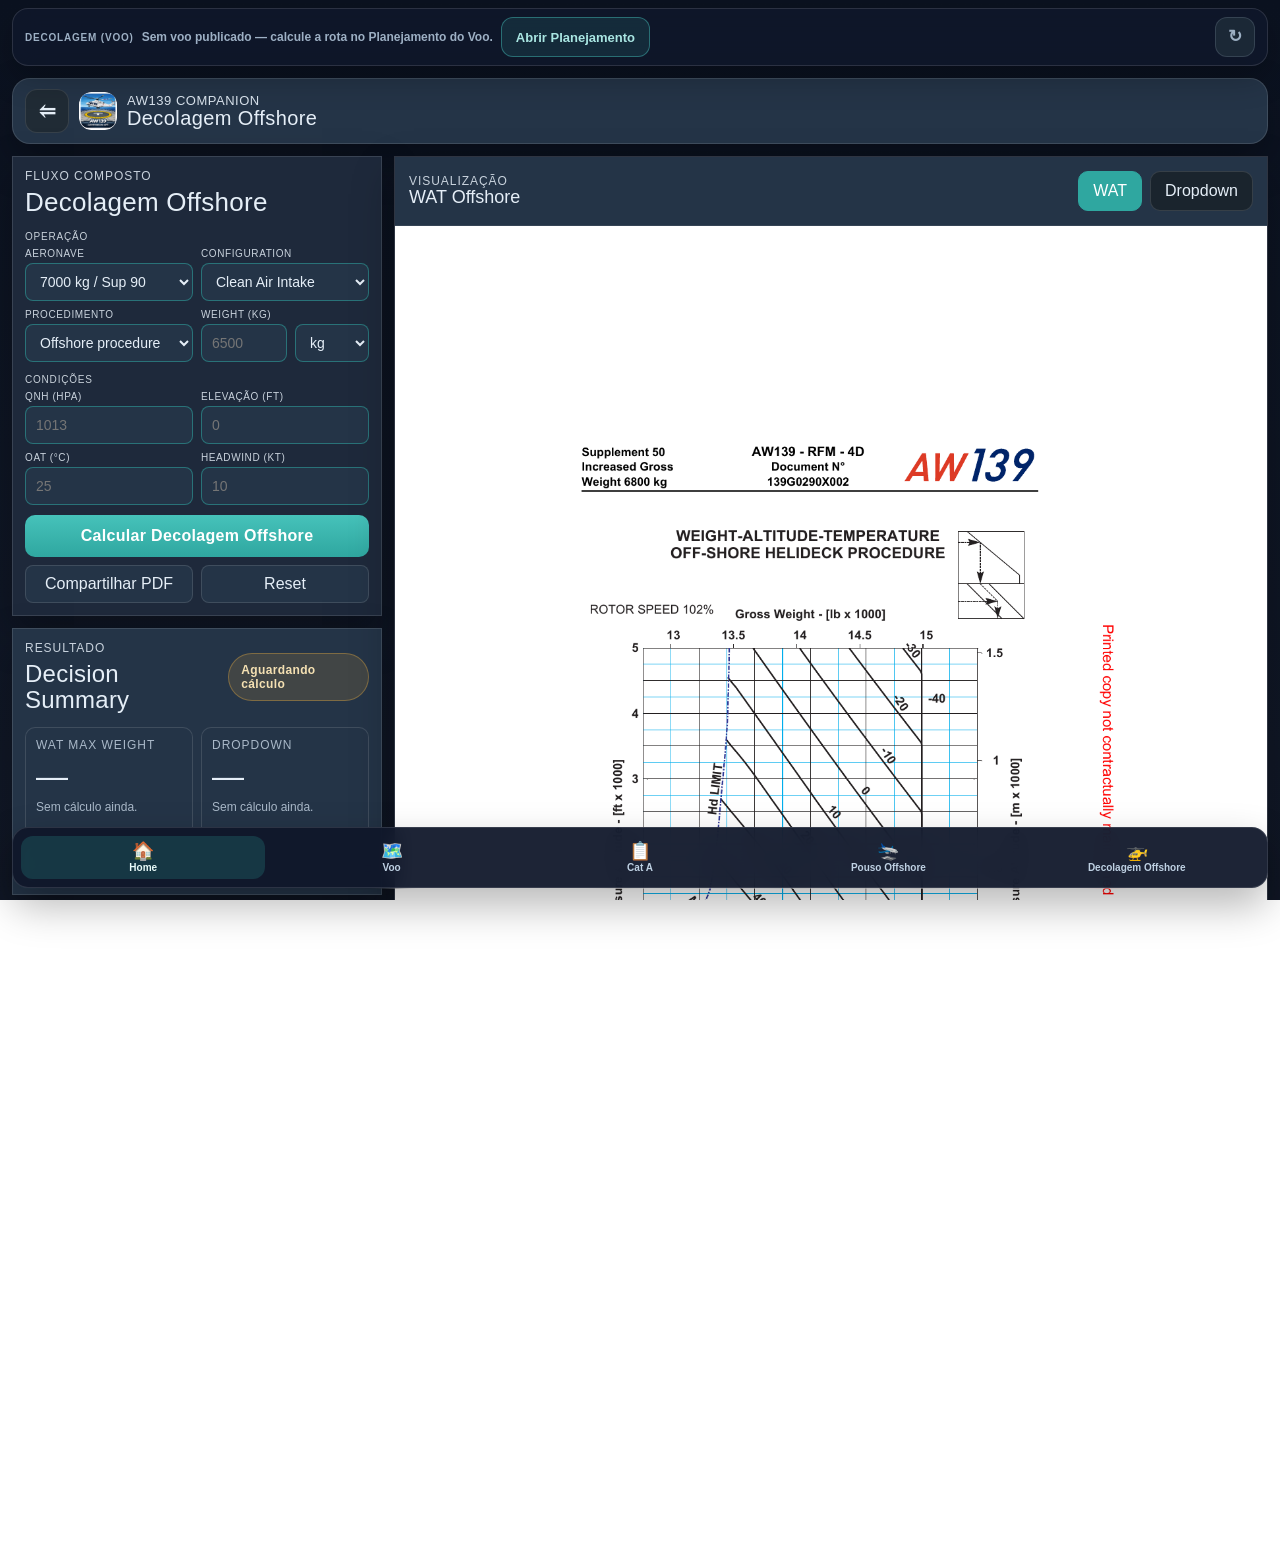
<file: decolagem-offshore/index.html>
<!doctype html><html lang='pt-BR'><head><meta charset='utf-8'><meta name='viewport' content='width=device-width, initial-scale=1, viewport-fit=cover'><meta name='theme-color' content='#111b26'><link rel='manifest' href='../manifest.webmanifest'><title>AW139 Companion — Decolagem Offshore</title><link rel='icon' type='image/png' sizes='32x32' href='../assets/icon-32.png'><link rel='apple-touch-icon' sizes='180x180' href='../assets/icon-180.png'><link rel='stylesheet' href='styles.css'><link rel='stylesheet' href='../shared/pwa.css'><link rel='stylesheet' href='../shared/module-layout.css'></head><body><main class='cockpit-shell'><header class='topbar slim-topbar'><div class='topbar-left'><a class='nav-btn' href='../index.html'>⥢</a><div class='product-tag no-sep'><div class='product-icon'><img src='../assets/icon-192.png' alt=''></div><div><div class='product-line'>AW139 Companion</div><div class='product-sub'>Decolagem Offshore</div></div></div></div></header><section class='workspace'><aside class='sidebar'><section class='panel entry-panel'><div class='panel-title-row'><div><div class='panel-kicker'>Fluxo composto</div><h1>Decolagem Offshore</h1></div></div><form onsubmit='return false'><div class='section-label'>Operação</div><div class='form-grid form-grid-2'><label class='field'><span>Aeronave</span><select id='aircraft'><option value='6800'>6800 kg</option><option value='7000' selected>7000 kg / Sup 90</option></select></label><label class='field'><span>Configuration</span><select id='config'><option value='standard'>Clean Air Intake</option><option value='eaps_off'>EAPS OFF</option><option value='eaps_on'>EAPS ON</option><option value='ibf'>IBF Installed</option></select></label></div><div class='form-grid form-grid-2'><label class='field'><span>Procedimento</span><select id='procedure'><option value='offshore'>Offshore procedure</option><option value='enhanced'>Enhanced offshore procedure</option><option value='confined'>Confined area procedure</option></select></label><label class='field'><span id='weightLabel'>Weight (kg)</span><div class='weight-input-row'><input id='weight' type='text' inputmode='numeric' enterkeyhint='next' placeholder='6500' maxlength='5'><select id='weightUnit' class='mini-select' aria-label='Unidade de peso'><option value='kg' selected>kg</option><option value='lb'>lb</option></select></div></label></div><div class='section-label'>Condições</div><div class='form-grid form-grid-2'><label class='field'><span>QNH (hPa)</span><input id='qnh' type='number' inputmode='numeric' enterkeyhint='next' placeholder='1013'></label><label class='field'><span>Elevação (ft)</span><input id='elevation' type='number' inputmode='numeric' enterkeyhint='next' placeholder='0'></label></div><div class='form-grid form-grid-2'><label class='field'><span>OAT (°C)</span><input id='oat' type='number' inputmode='numeric' enterkeyhint='next' placeholder='25'></label><label class='field'><span>Headwind (kt)</span><input id='wind' type='number' inputmode='numeric' enterkeyhint='done' placeholder='10'></label></div><div class='action-row'><button id='runBtn' class='run-btn' type='button'>Calcular Decolagem Offshore</button><button id='pdfBtn' class='ghost-btn secondary-action' type='button'>Compartilhar PDF</button><button id='resetBtn' class='ghost-btn secondary-action' type='button'>Reset</button></div></form></section><section class='panel result-panel pending'><div class='panel-title-row compact'><div><div class='panel-kicker'>Resultado</div><h2>Decision Summary</h2></div><span id='statusChip' class='status-chip warn'>Aguardando cálculo</span></div><div class='result-grid'><div class='result-box' id='watBox'><div class='result-label'>WAT Max Weight</div><div class='result-value' id='maxWeight'>—</div><div class='result-sub' id='watSummary'>Sem cálculo ainda.</div></div><div class='result-box' id='ddBox'><div class='result-label'>Dropdown</div><div class='result-value' id='dropdownRes'>—</div><div class='result-sub' id='ddSummary'>Sem cálculo ainda.</div></div></div><div class='result-band' id='margin'>—</div></section></aside><section class='viewer-pane'><div class='viewer-header'><div><div class='panel-kicker'>Visualização</div><div class='viewer-title' id='vizTitle'>WAT Offshore</div></div><div class='viewer-tabs'><button class='viewer-tab active' data-tab='wat' type='button'>WAT</button><button class='viewer-tab' data-tab='dropdown' type='button'>Dropdown</button></div></div><div class='viewer-stage'><canvas id='watCanvas' class='viz-preview-canvas'></canvas><canvas id='ddCanvas' class='viz-preview-canvas' style='display:none'></canvas></div></section></section></main><div id='fsOverlay' class='chart-fullscreen-overlay' hidden><div class='chart-fullscreen-top'><button id='fsClose' class='chart-fullscreen-close' type='button' aria-label='Fechar'>&#x2715;</button></div><canvas id='fsCanvas' class='chart-fullscreen-canvas'></canvas></div><script src='../dropdown/graphData.js'></script><script src='../shared/offshore-calc.js'></script><script src='app.js'></script><script src='../shared/module-bridge.js'></script><script src='../shared/pwa.js'></script></body></html>
</file>
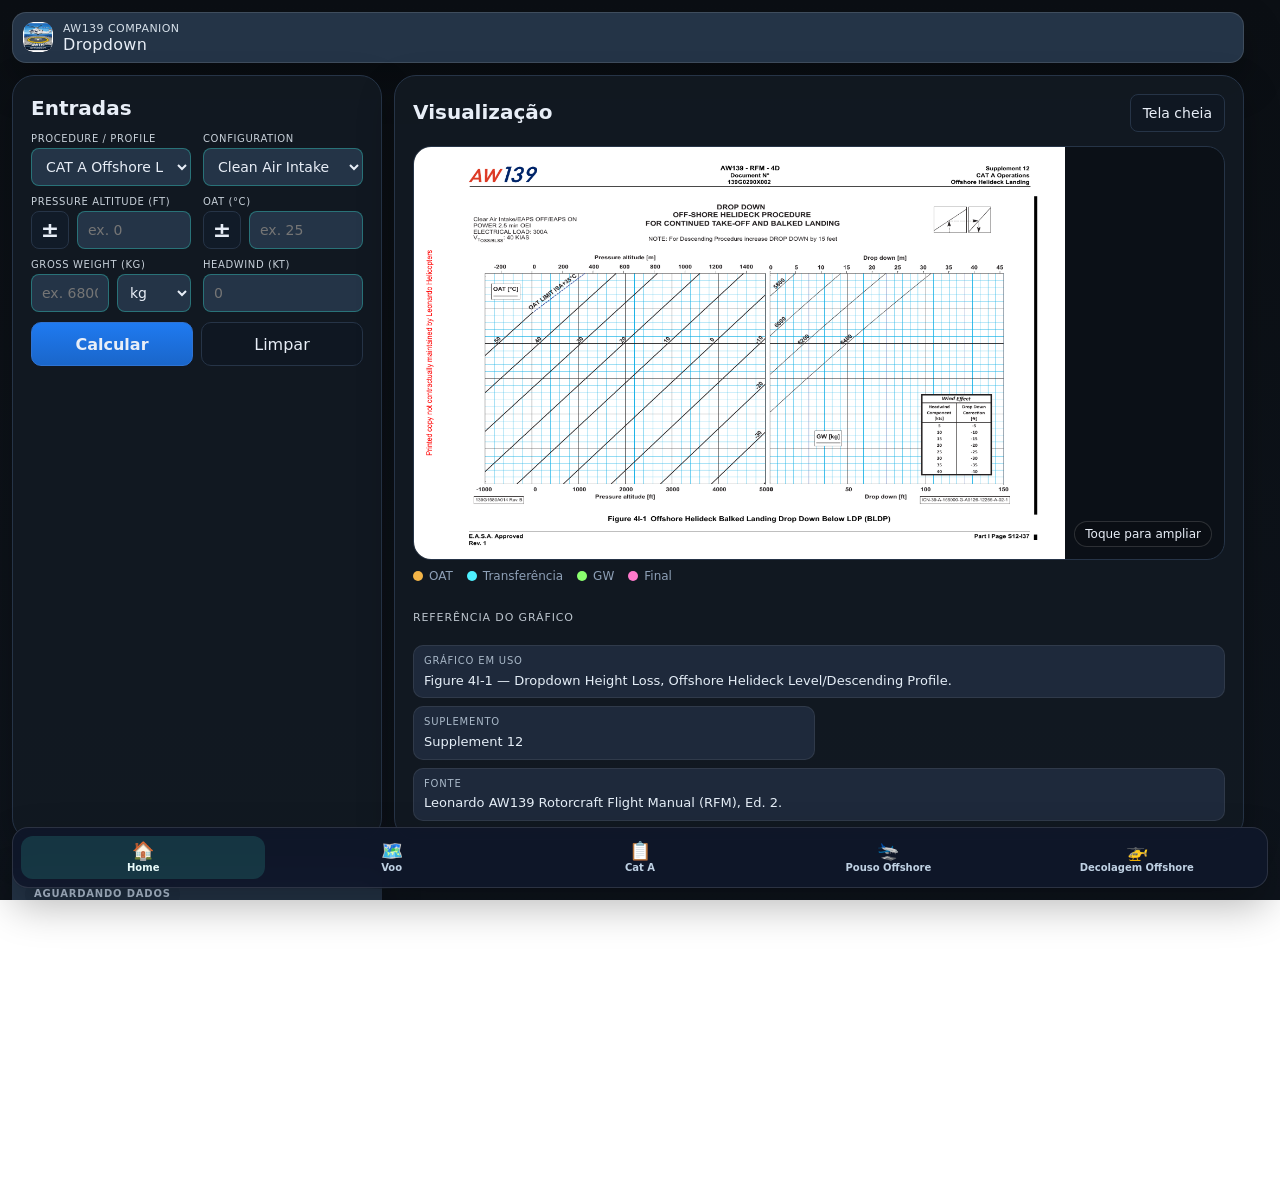
<file: dropdown/index.html>
<!doctype html><html lang="pt-BR"><head><meta charset="utf-8"><meta name="viewport" content="width=device-width, initial-scale=1, viewport-fit=cover"><meta name="theme-color" content="#0b0f14"><meta name="apple-mobile-web-app-capable" content="yes"><meta name="apple-mobile-web-app-status-bar-style" content="black-translucent"><meta name="apple-mobile-web-app-title" content="AW139"><title>AW139 Companion — Dropdown</title><link rel="manifest" href="../manifest.webmanifest"><link rel="icon" type="image/png" sizes="32x32" href="../assets/icon-32.png"><link rel="apple-touch-icon" sizes="180x180" href="../assets/icon-180.png"><link rel="stylesheet" href="styles.css"><link rel="stylesheet" href="../shared/pwa.css"><link rel="stylesheet" href="../shared/module-layout.css"></head><body><main class="app-shell"><header class="topbar module-topbar"><div class="topbar-left"><div class="product-tag no-sep"><div class="product-icon"><img src="../assets/icon-192.png" alt=""></div><div><div class="product-line">AW139 Companion</div><div class="product-sub">Dropdown</div></div></div></div><div class="topbar-right"></div></header><header class="hero hero-compact"><div><h1>Dropdown</h1></div></header><section class="card form-card"><div class="card-title-row"><h2>Entradas</h2></div><div class="grid compact-grid"><label class="control-block select-block"><span>Procedure / Profile</span><div class="select-wrap"><select id="profile"><option value="offshoreLevel" selected>CAT A Offshore LEVEL profile</option><option value="offshoreDescending">CAT A Offshore DESCENDING profile</option><option value="offshoreProcedure">CAT A Offshore procedure</option><option value="enhanced">CAT A ENHANCED offshore procedure</option></select></div></label><label class="control-block select-block"><span>Configuration</span><div class="select-wrap"><select id="configuration"><option value="clear" selected>Clean Air Intake</option><option value="eapsOff">EAPS OFF</option><option value="eapsOn">EAPS ON</option></select></div></label><label class="field-half compact-field"><span>Pressure Altitude (ft)</span><div class="input-with-toggle"><button id="paNegativeBtn" type="button" class="sign-toggle">±</button><input id="pressureAltitude" type="text" inputmode="numeric" enterkeyhint="next" autocomplete="off" placeholder="ex. 0"></div></label><label class="field-half compact-field narrow-field"><span>OAT (°C)</span><div class="input-with-toggle"><button id="oatNegativeBtn" type="button" class="sign-toggle">±</button><input id="oat" type="text" inputmode="numeric" enterkeyhint="next" autocomplete="off" placeholder="ex. 25" maxlength="3"></div></label><label class="field-half compact-field"><span id="grossWeightLabel">Gross Weight (kg)</span><div class="weight-input-row"><input id="actualWeight" type="text" inputmode="numeric" enterkeyhint="next" autocomplete="off" placeholder="ex. 6800" maxlength="5"><select id="weightUnit" aria-label="Unidade de peso"><option value="kg" selected>kg</option><option value="lb">lb</option></select></div></label><label class="field-half compact-field narrow-field"><span>Headwind (kt)</span><input id="headwind" type="text" inputmode="numeric" enterkeyhint="done" autocomplete="off" placeholder="0" maxlength="5"></label></div><div class="action-row action-row-main"><button id="runBtn" class="primary">Calcular</button><button id="resetBtn" class="ghost">Limpar</button></div></section><section id="statusCard" class="card status sticky-result neutral"><div class="status-grid compact-status-grid"><div class="status-summary"><div id="statusBadge" class="status-badge">AGUARDANDO DADOS</div><h2 id="statusTitle">Dropdown / Height Loss</h2><p id="statusText" class="status-text">Informe os dados e calcule.</p><p id="statusDetail" class="status-detail"></p></div><div class="metric emphasis-metric result-main compact-result-main"><span class="label">Resultado final</span><strong id="finalMetric">—</strong><small id="finalMetricM">—</small></div></div></section><section class="card"><div class="card-title-row"><h2>Visualização</h2><div class="toolbar-row"><button id="openFullscreenBtn" class="ghost small" type="button">Tela cheia</button></div></div><div class="chart-panel"><div class="chart-stage interactive-chart" id="chartStage"><canvas id="chartCanvas" width="1200" height="760" aria-label="Dropdown chart overlay"></canvas></div><div class="legend"><span><i class="dot amber"></i>OAT</span><span><i class="dot cyan"></i>Transferência</span><span><i class="dot green"></i>GW</span><span><i class="dot magenta"></i>Final</span></div><div class="viewer-meta-block"><p class="viewer-meta-title">Referência do Gráfico</p><div id="vizFacts" class="viz-facts"></div></div></div></section><div id="interpBox" hidden>Sem cálculo ainda.</div><div id="chartFullscreen" class="chart-fullscreen hidden" aria-hidden="true"><button id="closeFullscreenBtn" type="button" class="fullscreen-close-btn">✕</button><div id="fullscreenViewport" class="chart-fullscreen-viewport"><canvas id="fullscreenChartCanvas" width="1200" height="760" aria-label="Dropdown chart fullscreen"></canvas></div></div></main><script src="app.js?v=dropdown-v6"></script><script src="graphData.js?v=dropdown-v7"></script><script src="ddv7-patch.js?v=dropdown-v7b"></script><script src="ddv7-fullscreen-fix.js?v=dropdown-v7e"></script><script src="../shared/module-bridge.js"></script><script src="../shared/pwa.js"></script></body></html>
</file>
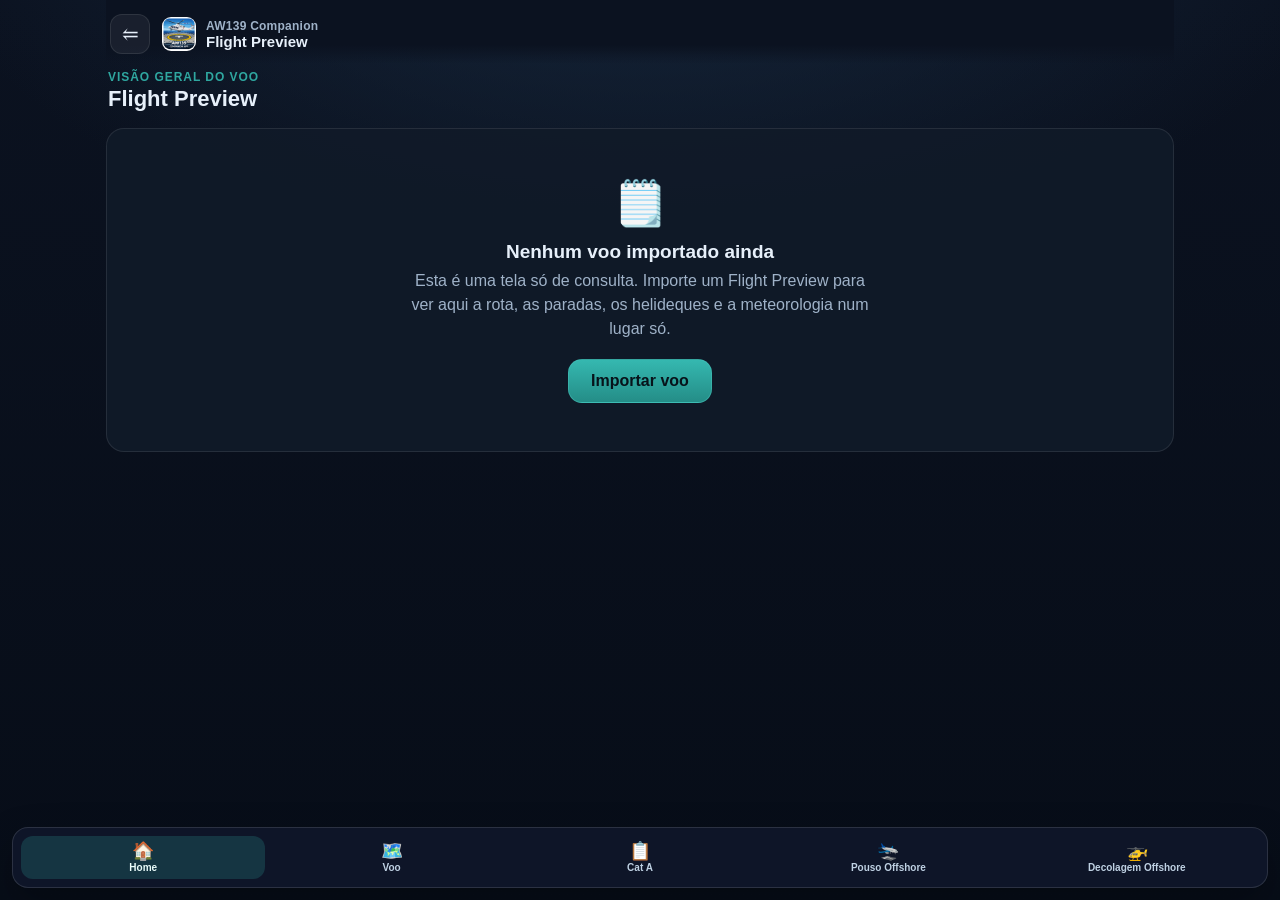
<file: flight-preview/index.html>
<!doctype html>
<html lang="pt-BR">
<head>
  <meta charset="utf-8">
  <meta name="viewport" content="width=device-width, initial-scale=1, viewport-fit=cover">
  <meta name="theme-color" content="#111b26">
  <meta name="apple-mobile-web-app-capable" content="yes">
  <meta name="apple-mobile-web-app-status-bar-style" content="black-translucent">
  <link rel="manifest" href="../manifest.webmanifest">
  <title>AW139 Companion — Flight Preview</title>
  <link rel="icon" type="image/png" sizes="32x32" href="../assets/icon-32.png">
  <link rel="apple-touch-icon" sizes="180x180" href="../assets/icon-180.png">
  <link rel="stylesheet" href="styles.css">
  <link rel="stylesheet" href="../shared/pwa.css">
</head>
<body>
  <main class="fp-shell">
    <header class="topbar slim-topbar">
      <div class="topbar-left">
        <a class="nav-btn" href="../index.html" aria-label="Voltar">⥢</a>
        <div class="product-tag no-sep">
          <div class="product-icon"><img src="../assets/icon-192.png" alt=""></div>
          <div>
            <div class="product-line">AW139 Companion</div>
            <div class="product-sub">Flight Preview</div>
          </div>
        </div>
      </div>
    </header>

    <section class="fp-workspace">
      <div class="fp-head">
        <div>
          <div class="fp-kicker">Visão geral do voo</div>
          <h1 id="fpTitle">Flight Preview</h1>
        </div>
        <span id="fpImportedChip" class="fp-chip" hidden></span>
      </div>

      <div id="fpEmpty" class="fp-empty" hidden>
        <div class="fp-empty-icon">🗒️</div>
        <h2>Nenhum voo importado ainda</h2>
        <p>Esta é uma tela só de consulta. Importe um Flight Preview para ver aqui a rota, as paradas, os helideques e a meteorologia num lugar só.</p>
        <a class="fp-btn" href="../importar-voo/?back=1&return=../flight-preview/index.html">Importar voo</a>
      </div>

      <div id="fpContent" class="fp-content" hidden></div>
    </section>
  </main>

  <script src="app.js"></script>
  <script src="../shared/pwa.js"></script>
</body>
</html>
</file>
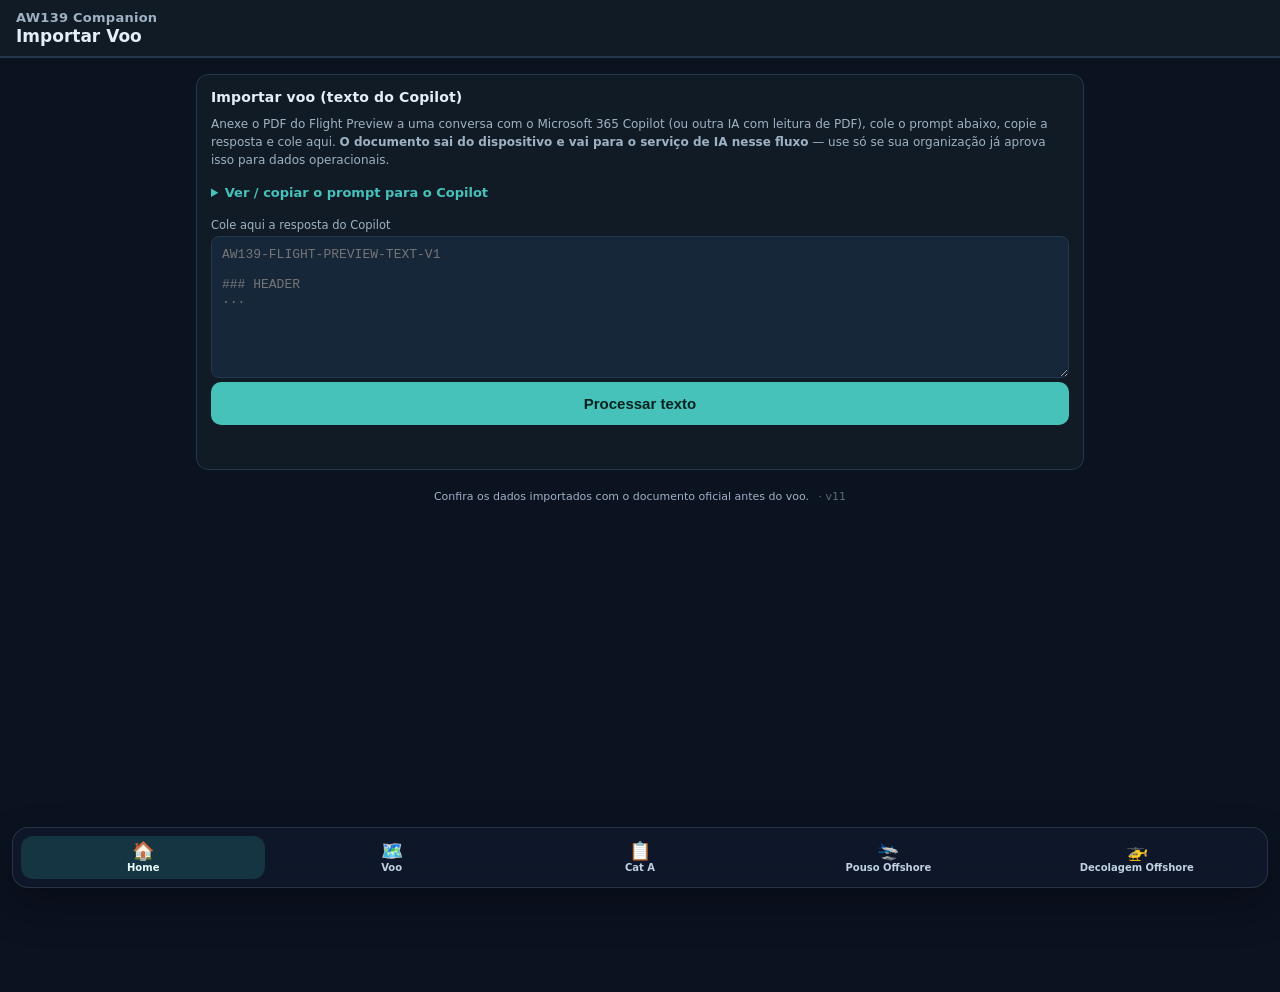
<file: importar-voo/index.html>
<!DOCTYPE html>
<html lang="pt-BR">
<head>
<meta charset="UTF-8">
<meta name="viewport" content="width=device-width, initial-scale=1, viewport-fit=cover, maximum-scale=1">
<title>AW139 Companion — Importar Voo</title>
<meta name="description" content="Importa o voo a partir do texto do Flight Preview (gerado pelo Copilot), mostra uma tela de conferência e grava rota, aeronave e helideques no contexto compartilhado do AW139 Companion.">
<meta name="theme-color" content="#0b1220">
<meta name="apple-mobile-web-app-capable" content="yes">
<meta name="apple-mobile-web-app-status-bar-style" content="black-translucent">
<meta name="apple-mobile-web-app-title" content="Importar Voo">
<link rel="manifest" href="./manifest.webmanifest">
<link rel="icon" href="../assets/icon-32.png" type="image/png">
<link rel="apple-touch-icon" href="../assets/icon-180.png">
<link rel="stylesheet" href="./styles.css">
<link rel="stylesheet" href="../shared/pwa.css">
</head>
<body data-importar-build="11">
<main class="cockpit-shell">
  <button class="back-btn" id="backBtn" hidden aria-label="Voltar">←</button>
  <div class="top-stack">
    <header class="topbar" id="topbar">
      <div class="topbar-titles">
        <div class="topbar-name">AW139 Companion</div>
        <div class="topbar-subtitle">Importar Voo</div>
      </div>
    </header>
  </div>

  <div class="workspace workspace-single">
    <section class="sidebar sidebar-wide">

      <section class="panel" id="uploadPanel">
        <h2 class="panel-title">Importar voo (texto do Copilot)</h2>
        <p class="panel-hint">Anexe o PDF do Flight Preview a uma conversa com o Microsoft 365 Copilot (ou outra IA com leitura de PDF), cole o prompt abaixo, copie a resposta e cole aqui. <strong>O documento sai do dispositivo e vai para o serviço de IA nesse fluxo</strong> — use só se sua organização já aprova isso para dados operacionais.</p>
        <details class="prompt-details">
          <summary>Ver / copiar o prompt para o Copilot</summary>
          <pre class="prompt-box" id="copilotPromptBox"></pre>
          <button type="button" class="ghost-btn small-btn" id="copyPromptBtn">Copiar prompt</button>
        </details>
        <label class="field text-import-field">
          <span>Cole aqui a resposta do Copilot</span>
          <textarea id="textImportArea" rows="8" placeholder="AW139-FLIGHT-PREVIEW-TEXT-V1&#10;&#10;### HEADER&#10;..."></textarea>
        </label>
        <div class="action-row">
          <button type="button" class="run-btn" id="processTextBtn">Processar texto</button>
        </div>
        <div class="upload-status" id="textImportStatus" role="status" aria-live="polite"></div>
      </section>

      <section class="panel" id="errorPanel" hidden>
        <div class="alert-item error" id="errorMessage"></div>
        <button class="ghost-btn" id="errorRetryBtn" type="button">Limpar e tentar de novo</button>
      </section>

      <section id="reviewRoot" hidden>

        <section class="panel">
          <div class="result-header-row">
            <h2 class="panel-title">Conferência do voo importado</h2>
            <span class="status-chip" id="parseStatusChip" data-state="ok">Revisão pendente</span>
          </div>
          <div class="warnings-list" id="warningsList"></div>
        </section>

        <section class="panel" id="flightPanel">
          <h2 class="panel-title">Voo</h2>
          <div class="form-grid form-grid-3" id="flightFieldsGrid"></div>
          <h3 class="panel-subtitle">Tripulação</h3>
          <div class="form-grid form-grid-3" id="crewFieldsGrid"></div>
        </section>

        <section class="panel" id="aircraftPanel">
          <h2 class="panel-title">Aeronave</h2>
          <div class="form-grid form-grid-3" id="aircraftFieldsGrid"></div>
        </section>

        <section class="panel" id="routePanel">
          <div class="panel-header-row">
            <h2 class="panel-title">Rota (pernas)</h2>
          </div>
          <div class="table-scroll">
            <table class="flight-table route-review-table" id="routeTable">
              <thead>
                <tr>
                  <th>Perna</th>
                  <th>De</th>
                  <th>Para</th>
                  <th>MC (°)</th>
                  <th>Dist. (Nm)</th>
                  <th>T. voo (min)</th>
                  <th>T. total (min)</th>
                  <th>Vento (°/kt)</th>
                  <th>Comb. rem. (kg)</th>
                  <th>Pax in/out</th>
                  <th>MTOW (kg)</th>
                </tr>
              </thead>
              <tbody id="routeTableBody"></tbody>
            </table>
          </div>
        </section>

        <section class="panel" id="stopsPanel">
          <h2 class="panel-title">Paradas (pax e combustível)</h2>
          <div id="stopsContainer" class="cards-grid"></div>
        </section>

        <section class="panel" id="helidecksPanel">
          <h2 class="panel-title">Helideques</h2>
          <div id="helidecksContainer" class="cards-grid"></div>
          <p class="panel-hint" id="noHelidecksHint" hidden>Nenhum helideque identificado nesta rota.</p>
        </section>

        <section class="panel" id="wxPanel">
          <h2 class="panel-title">Meteorologia (METAR/TAF)</h2>
          <div id="wxContainer" class="cards-grid"></div>
          <p class="panel-hint" id="noWxHint" hidden>Nenhum METAR/TAF identificado neste documento.</p>
        </section>

        <section class="panel" id="totalsPanel">
          <h2 class="panel-title">Totais</h2>
          <div class="form-grid form-grid-3" id="totalsFieldsGrid"></div>
        </section>

        <div class="action-row">
          <button class="run-btn" id="confirmBtn" type="button">Confirmar e gravar</button>
          <button class="ghost-btn" id="discardBtn" type="button">Descartar</button>
        </div>
        <div class="upload-status" id="confirmStatus" role="status" aria-live="polite"></div>
      </section>

      <footer class="disclaimer">
        Confira os dados importados com o documento oficial antes do voo.
        <span class="build-tag" id="buildTag" aria-label="Versão do módulo"></span>
      </footer>
    </section>
  </div>
</main>

<template id="fieldTemplate">
  <label class="field">
    <span></span>
    <input type="text" enterkeyhint="next">
  </label>
</template>

<template id="routeRowTemplate">
  <tr>
    <td class="leg-idx-cell"></td>
    <td><input type="text" class="cell-input from-input"></td>
    <td><input type="text" class="cell-input to-input"></td>
    <td><input type="text" inputmode="numeric" class="cell-input mc-input"></td>
    <td><input type="text" inputmode="decimal" class="cell-input dist-input"></td>
    <td><input type="text" inputmode="decimal" class="cell-input ft-input"></td>
    <td><input type="text" inputmode="decimal" class="cell-input tt-input"></td>
    <td class="wind-cell">
      <input type="text" inputmode="numeric" class="cell-input wind-dir-input" placeholder="°">
      <input type="text" inputmode="numeric" class="cell-input wind-kt-input" placeholder="kt">
    </td>
    <td><input type="text" inputmode="numeric" class="cell-input fuel-input"></td>
    <td class="pax-cell">
      <input type="text" inputmode="numeric" class="cell-input pax-in-input" placeholder="in">
      <input type="text" inputmode="numeric" class="cell-input pax-out-input" placeholder="out">
    </td>
    <td><input type="text" inputmode="numeric" class="cell-input mtow-input"></td>
  </tr>
</template>

<template id="stopCardTemplate">
  <div class="review-card">
    <div class="review-card-head">
      <span class="review-card-title"></span>
      <span class="review-card-tag"></span>
    </div>
    <div class="form-grid form-grid-2 stop-fields-grid"></div>
  </div>
</template>

<template id="helideckCardTemplate">
  <div class="review-card">
    <div class="review-card-head">
      <span class="review-card-title"></span>
      <span class="review-card-tag">Helideque</span>
    </div>
    <div class="form-grid form-grid-2 helideck-fields-grid"></div>
  </div>
</template>

<template id="wxCardTemplate">
  <div class="review-card">
    <div class="review-card-head">
      <span class="review-card-title"></span>
    </div>
    <div class="form-grid form-grid-2 wx-fields-grid"></div>
  </div>
</template>

<script src="./text-parser.js"></script>
<script src="./app.js"></script>
<script src="../shared/pwa.js"></script>
</body>
</html>
</file>
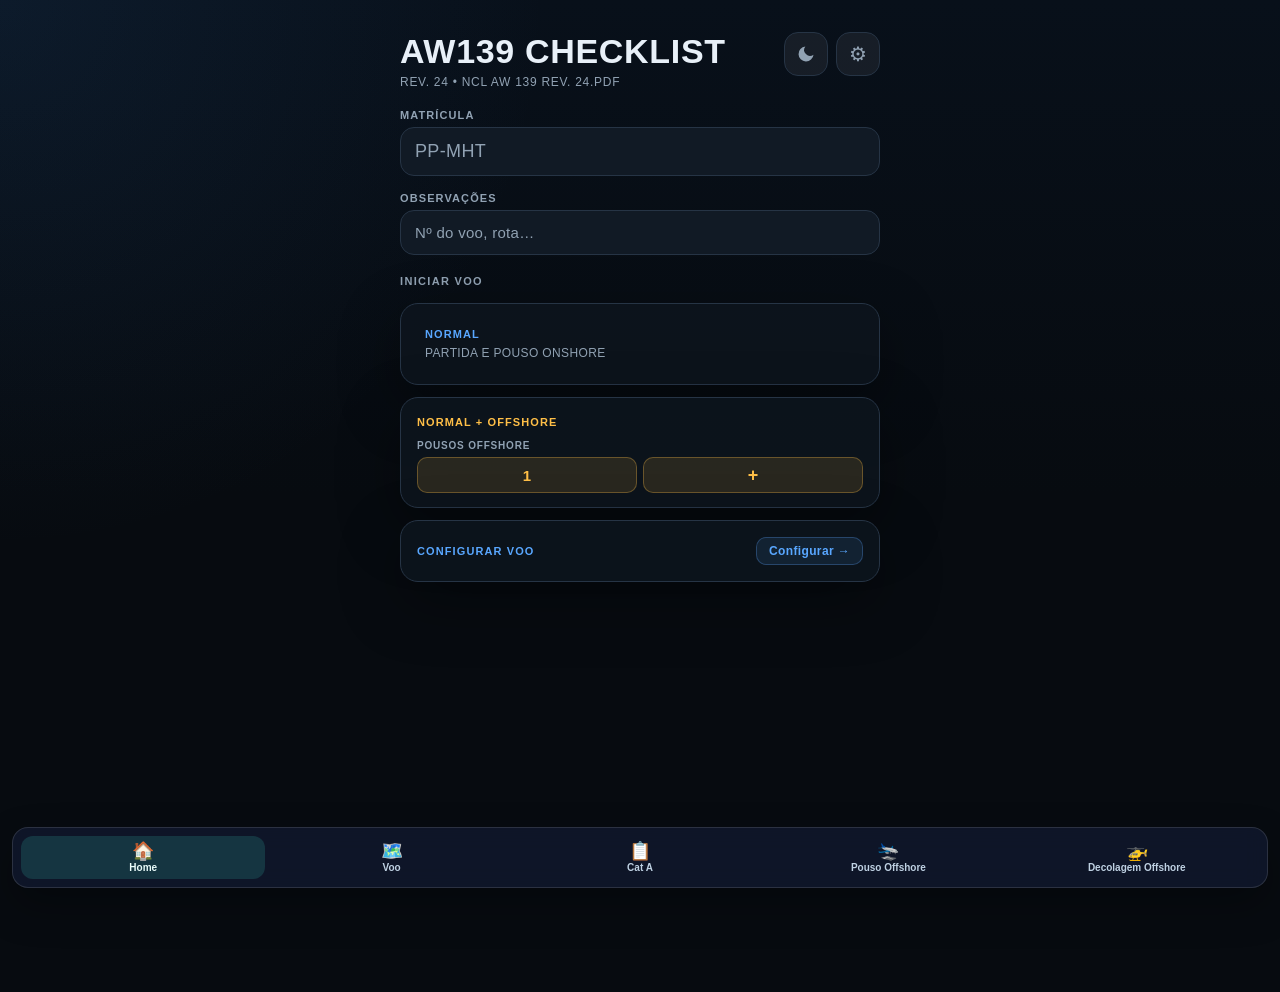
<file: ncl/index.html>
<!doctype html>
<html lang="pt-BR">
  <head>
    <meta charset="UTF-8" />
    <meta name="viewport" content="width=device-width, initial-scale=1, viewport-fit=cover" />
    <meta name="theme-color" content="#070b10" />
    <meta name="apple-mobile-web-app-capable" content="yes" />
    <meta name="apple-mobile-web-app-status-bar-style" content="black-translucent" />
    <meta name="apple-mobile-web-app-title" content="AW139 Checklist" />
    <title>AW139 Checklist</title>
    <link rel="manifest" href="./manifest.webmanifest" />
    <link rel="icon" href="./assets/icon-192.svg" type="image/svg+xml" />
    <link rel="apple-touch-icon" href="./assets/icon-192.svg" />
    <link rel="stylesheet" href="./src/styles.css" />
    <link rel="stylesheet" href="../shared/pwa.css" />
  </head>
  <body>
    <div id="app"></div>
    <script type="module" src="./src/app.js"></script>
    <script src="../shared/pwa.js"></script>
  </body>
</html>
</file>
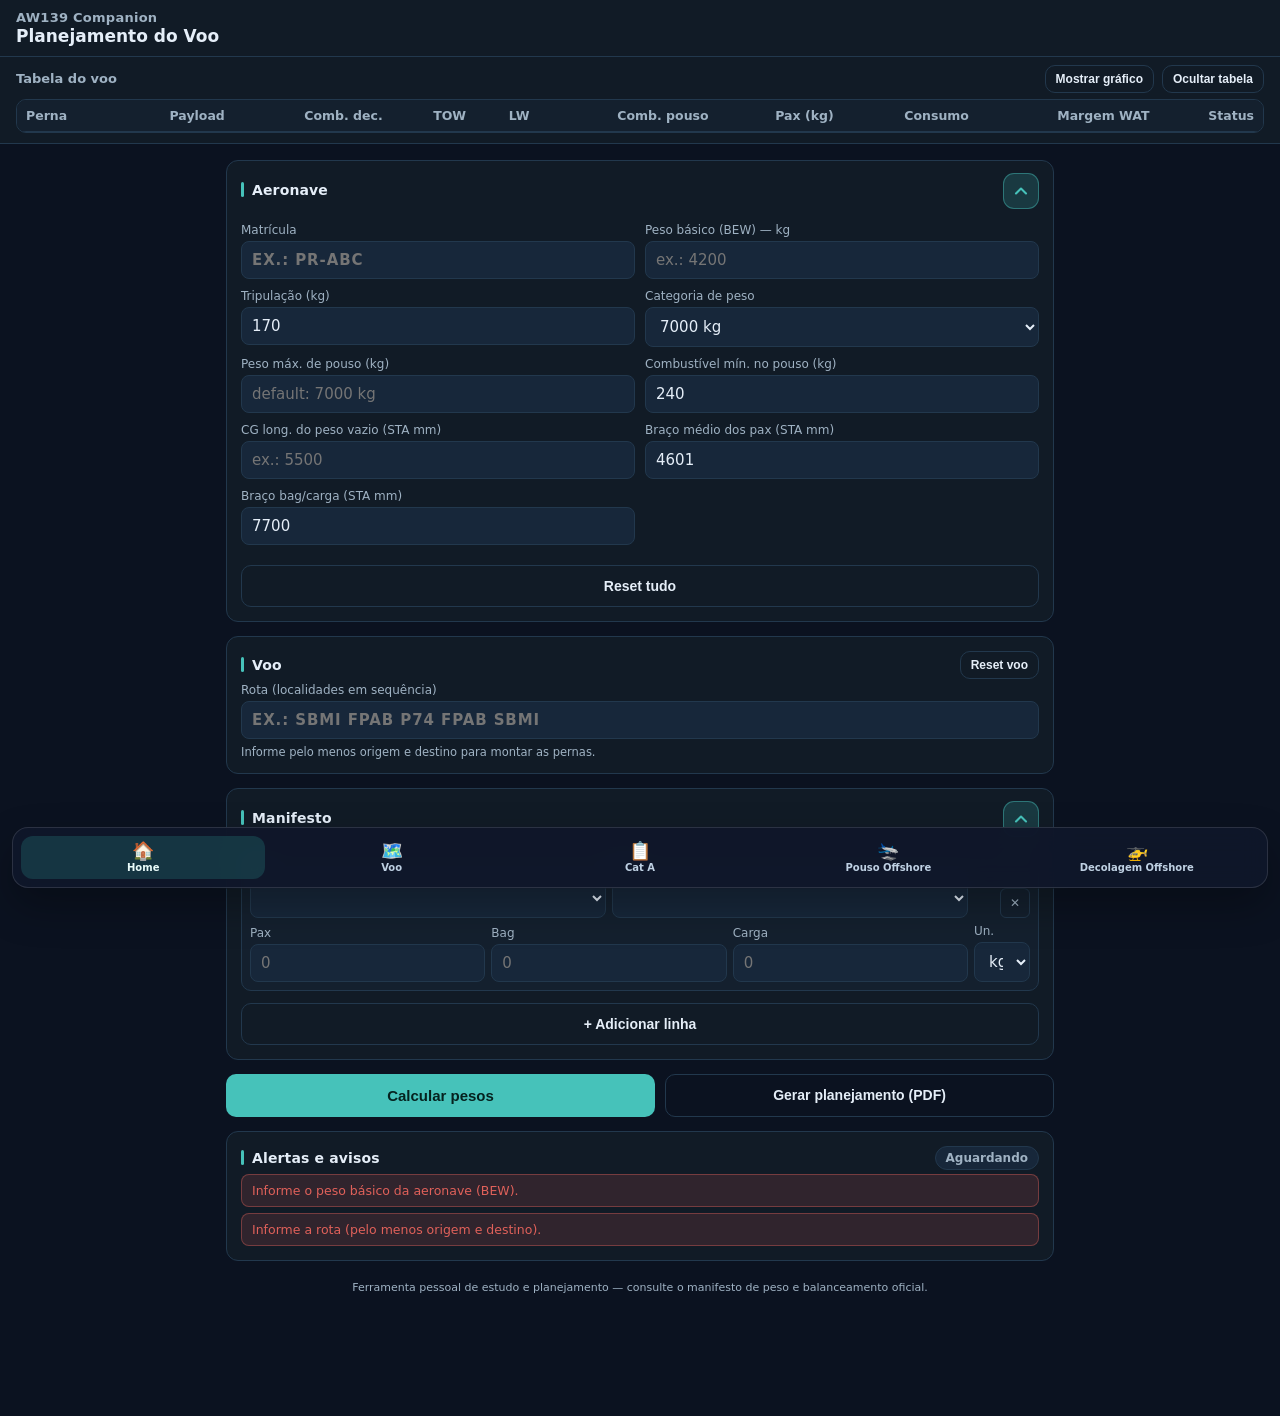
<file: pesos/index.html>
<!DOCTYPE html>
<html lang="pt-BR">
<head>
<meta charset="UTF-8">
<meta name="viewport" content="width=device-width, initial-scale=1, viewport-fit=cover, maximum-scale=1">
<title>AW139 Companion — Planejamento do Voo</title>
<meta name="description" content="Planejamento do voo do AW139: rota, manifesto, combustível, weather e evolução do peso perna a perna.">
<meta name="theme-color" content="#0b1220">
<meta name="apple-mobile-web-app-capable" content="yes">
<meta name="apple-mobile-web-app-status-bar-style" content="black-translucent">
<meta name="apple-mobile-web-app-title" content="Voo">
<link rel="manifest" href="./manifest.webmanifest">
<link rel="icon" href="./icon.png" type="image/png">
<link rel="apple-touch-icon" href="./icon.png">
<link rel="stylesheet" href="./styles.css">
<link rel="stylesheet" href="../shared/pwa.css">
</head>
<body>
<main class="cockpit-shell">
  <button class="back-btn" id="backBtn" hidden aria-label="Voltar">←</button>
  <div class="top-stack">
    <header class="topbar" id="topbar">
      <div class="topbar-titles">
        <div class="topbar-name">AW139 Companion</div>
        <div class="topbar-subtitle">Planejamento do Voo</div>
      </div>
    </header>

    <div class="floating-table">
      <div class="table-header-row">
        <h3 class="table-title">Tabela do voo</h3>
        <div class="table-header-actions">
          <button class="ghost-btn small-btn topbar-chart-btn" id="toggleChartBtn" type="button" aria-expanded="true">Ocultar gráfico</button>
          <button class="ghost-btn small-btn" id="toggleTableBtn" type="button" aria-expanded="true">Ocultar tabela</button>
        </div>
      </div>
      <div class="table-scroll" id="tableContainer">
        <table class="flight-table" id="flightTable">
          <thead>
            <tr>
              <th>Perna</th>
              <th>Payload</th>
              <th>Comb. dec.</th>
              <th>TOW</th>
              <th>LW</th>
              <th>Comb. pouso</th>
              <th>Pax (kg)</th>
              <th>Consumo</th>
              <th id="watMarginHeader" hidden>Margem WAT</th>
              <th>Status</th>
            </tr>
          </thead>
          <tbody id="flightTableBody"></tbody>
        </table>
      </div>
    </div>
  </div>

  <div class="workspace">
    <section class="sidebar">

      <section class="panel collapsible-panel" id="aircraftPanel">
        <details id="aircraftDetails">
          <summary class="panel-summary">
            <span class="panel-summary-main">
              <span class="panel-title">Aeronave</span>
              <span class="panel-summary-info" id="aircraftSummary">—</span>
            </span>
            <span class="panel-toggle" aria-hidden="true">
              <svg viewBox="0 0 24 24" fill="none" stroke="currentColor" stroke-width="2.5" stroke-linecap="round" stroke-linejoin="round"><polyline points="6 9 12 15 18 9"></polyline></svg>
            </span>
          </summary>
          <div class="panel-body">
        <div class="form-grid form-grid-2">
          <label class="field">
            <span>Matrícula</span>
            <input type="text" autocapitalize="characters" autocomplete="off" spellcheck="false" enterkeyhint="next" id="registrationInput" class="route-input" placeholder="ex.: PR-ABC">
          </label>
          <label class="field">
            <span>Peso básico (BEW) — kg</span>
            <input type="text" inputmode="numeric" enterkeyhint="next" id="bewKg" placeholder="ex.: 4200">
          </label>
          <label class="field">
            <span>Tripulação (kg)</span>
            <input type="text" inputmode="numeric" enterkeyhint="next" id="crewKg" value="170">
          </label>
          <label class="field">
            <span>Categoria de peso</span>
            <select id="mtowCategory">
              <option value="6800">6800 kg</option>
              <option value="7000" selected>7000 kg</option>
            </select>
          </label>
          <label class="field">
            <span>Peso máx. de pouso (kg)</span>
            <input type="text" inputmode="numeric" enterkeyhint="next" id="maxLandingKg" placeholder="ex.: 7000">
          </label>
          <label class="field">
            <span>Combustível mín. no pouso (kg)</span>
            <input type="text" inputmode="numeric" enterkeyhint="next" id="minLandingFuelKg" value="240">
          </label>
          <label class="field">
            <span>CG long. do peso vazio (STA mm)</span>
            <input type="text" inputmode="numeric" enterkeyhint="next" id="bewArmMm" placeholder="ex.: 5500">
          </label>
          <label class="field">
            <span>Braço médio dos pax (STA mm)</span>
            <input type="text" inputmode="numeric" enterkeyhint="next" id="paxArmMm" value="4601">
          </label>
          <label class="field">
            <span>Braço bag/carga (STA mm)</span>
            <input type="text" inputmode="numeric" enterkeyhint="done" id="cargoArmMm" value="7700">
          </label>
        </div>
        <button class="ghost-btn aircraft-reset-btn" id="resetBtn" type="button">Reset tudo</button>
          </div>
        </details>
      </section>

      <section class="panel" id="flightPanel">
        <div class="panel-header-row">
          <h2 class="panel-title">Voo</h2>
          <div class="panel-header-actions">
            <button class="ghost-btn small-btn" id="flightResetBtn" type="button">Reset voo</button>
          </div>
        </div>
        <label class="field route-field">
          <span>Rota (localidades em sequência)</span>
          <input type="text" id="routeInput" class="route-input" autocapitalize="characters" autocomplete="off" spellcheck="false" enterkeyhint="next" placeholder="ex.: SBMI FPAB P74 FPAB SBMI">
        </label>
        <div class="route-legs-note" id="routeLegsNote">—</div>
      </section>

      <section class="panel collapsible-panel" id="manifestPanel">
        <details id="manifestDetails" open>
          <summary class="panel-summary">
            <span class="panel-summary-main">
              <span class="panel-title">Manifesto</span>
              <span class="panel-summary-info" id="manifestSummary">—</span>
            </span>
            <span class="panel-toggle" aria-hidden="true">
              <svg viewBox="0 0 24 24" fill="none" stroke="currentColor" stroke-width="2.5" stroke-linecap="round" stroke-linejoin="round"><polyline points="6 9 12 15 18 9"></polyline></svg>
            </span>
          </summary>
          <div class="panel-body">
            <div id="manifestRowsContainer"></div>
            <button class="ghost-btn add-leg-btn" id="addManifestRowBtn" type="button">+ Adicionar linha</button>
          </div>
        </details>
      </section>

      <section class="panel" id="fuelPanel">
        <h2 class="panel-title">Etapas do voo</h2>
        <div id="legsContainer"></div>
      </section>

      <div class="action-row">
        <button class="run-btn" id="runBtn" type="button">Calcular pesos</button>
        <button class="ghost-btn" id="shareBtn" type="button">Gerar planejamento (PDF)</button>
      </div>

      <section class="panel" id="resultPanel">
        <div class="result-header-row">
          <h2 class="panel-title">Alertas e avisos</h2>
          <span class="status-chip" id="statusChip" data-state="idle">Aguardando</span>
        </div>

        <div class="alerts-list" id="alertsList"></div>
      </section>

      <footer class="disclaimer">
        Ferramenta pessoal de estudo e planejamento — consulte o manifesto de peso e balanceamento oficial.
      </footer>
    </section>

    <section class="viewer-pane">
      <div class="viewer-header">
        <h2 class="panel-title" id="chartTitle">Peso e balanceamento</h2>
        <div class="viewer-header-actions">
          <button class="ghost-btn small-btn" id="fullscreenBtn" type="button">Tela cheia</button>
        </div>
      </div>
      <div class="chart-wrap">
        <canvas id="weightChart"></canvas>
      </div>
      <div class="chart-legend" id="chartLegend"></div>
    </section>
  </div>
</main>

<div class="chart-fullscreen-overlay" id="fullscreenOverlay" hidden>
  <button class="close-fullscreen-btn" id="closeFullscreenBtn" type="button" aria-label="Fechar tela cheia">✕</button>
  <canvas id="weightChartFullscreen"></canvas>
</div>

<div class="wx-overlay" id="wxOverlay" hidden>
  <div class="wx-dialog" role="dialog" aria-labelledby="wxTitle">
    <div class="wx-header">
      <h3 class="panel-title" id="wxTitle">Weather</h3>
      <button type="button" class="remove-manifest-row-btn" id="wxCloseBtn" aria-label="Fechar">✕</button>
    </div>
    <p class="wx-note" id="wxInheritNote" hidden></p>
    <div class="form-grid form-grid-2">
      <label class="field">
        <span>Tipo de destino</span>
        <select id="wxType">
          <option value="um">Unidade marítima (UM)</option>
          <option value="aero">Aeródromo</option>
        </select>
      </label>
    </div>
    <div class="form-grid form-grid-2">
      <label class="field">
        <span>QNH (hPa)</span>
        <input type="text" inputmode="numeric" enterkeyhint="next" id="wxQnh" placeholder="ex.: 1013">
      </label>
      <label class="field wx-um-only">
        <span>Aproamento (°)</span>
        <input type="text" inputmode="numeric" enterkeyhint="next" id="wxAproamento" placeholder="ex.: 240">
      </label>
      <label class="field">
        <span>Vento (dir/int kt)</span>
        <input type="text" enterkeyhint="next" id="wxVento" placeholder="ex.: 120/15">
      </label>
      <label class="field">
        <span>Temperatura (°C)</span>
        <input type="text" inputmode="decimal" enterkeyhint="next" id="wxTemp" placeholder="ex.: 28">
      </label>
      <label class="field wx-um-only">
        <span>Pitch (°)</span>
        <input type="text" inputmode="decimal" enterkeyhint="next" id="wxPitch" placeholder="ex.: 1,5">
      </label>
      <label class="field wx-um-only">
        <span>Roll (°)</span>
        <input type="text" inputmode="decimal" enterkeyhint="next" id="wxRoll" placeholder="ex.: 2">
      </label>
      <label class="field wx-um-only">
        <span>Heave (m)</span>
        <input type="text" inputmode="decimal" enterkeyhint="next" id="wxHeave" placeholder="ex.: 1,2">
      </label>
      <label class="field wx-um-only">
        <span>Heave rate (m/s)</span>
        <input type="text" inputmode="decimal" enterkeyhint="next" id="wxHeaveRate" placeholder="ex.: 0,8">
      </label>
      <label class="field wx-um-only">
        <span>Inclinação (°)</span>
        <input type="text" inputmode="decimal" enterkeyhint="next" id="wxInclinacao" placeholder="ex.: 1">
      </label>
      <label class="field wx-um-only">
        <span>Status light</span>
        <select id="wxStatusLight">
          <option value="">—</option>
          <option value="verde">Verde</option>
          <option value="vermelho">Vermelho</option>
        </select>
      </label>
      <label class="field wx-um-only">
        <span>Helideque guarnecido e liberado</span>
        <select id="wxHelideckOk">
          <option value="">—</option>
          <option value="sim">Sim</option>
          <option value="nao">Não</option>
        </select>
      </label>
    </div>
    <div class="action-row wx-actions">
      <button type="button" class="run-btn" id="wxSaveBtn">Concluir</button>
      <button type="button" class="ghost-btn" id="wxClearBtn">Limpar</button>
    </div>
  </div>
</div>

<template id="legTemplate">
  <div class="leg-card">
    <div class="leg-header">
      <span class="leg-number"></span>
      <span class="leg-route-label"></span>
      <span class="leg-wx-btns">
        <span class="leg-wx-tag">WX</span>
        <button type="button" class="ghost-btn wx-origin-btn" title="Weather na decolagem" hidden>Dec.</button>
        <button type="button" class="ghost-btn wx-btn" title="Weather no pouso">Pouso</button>
      </span>
    </div>
    <button type="button" class="wx-summary" hidden></button>
    <div class="form-grid form-grid-2">
      <label class="field">
        <span>Comb. na decolagem (kg)</span>
        <input type="text" inputmode="numeric" enterkeyhint="next" class="takeoff-fuel-input" placeholder="ex.: 1250">
      </label>
      <label class="field fuel-mode-field">
        <span>Combustível da perna</span>
        <select class="consumption-mode-select">
          <option value="actual" selected>Comb. real no pouso</option>
          <option value="manual">Consumo estimado (kg)</option>
          <option value="time">Tempo × taxa (kg/h)</option>
        </select>
      </label>
    </div>
    <div class="form-grid form-grid-2 consumption-actual-row">
      <label class="field">
        <span>Comb. no pouso (kg)</span>
        <input type="text" inputmode="numeric" enterkeyhint="next" class="landing-fuel-actual-input" placeholder="ex.: 820">
      </label>
    </div>
    <div class="form-grid form-grid-2 consumption-manual-row" hidden>
      <label class="field">
        <span>Consumo estimado (kg)</span>
        <input type="text" inputmode="numeric" enterkeyhint="next" class="consumption-input" placeholder="ex.: 180">
      </label>
    </div>
    <div class="form-grid form-grid-2 consumption-time-row" hidden>
      <label class="field">
        <span>Tempo de voo (min)</span>
        <input type="text" inputmode="numeric" enterkeyhint="next" class="flight-time-input" placeholder="ex.: 27">
      </label>
      <label class="field">
        <span>Consumo médio (kg/h)</span>
        <input type="text" inputmode="numeric" enterkeyhint="next" class="fuel-rate-input" value="400">
      </label>
    </div>
    <div class="leg-derived-note"></div>
  </div>
</template>

<template id="manifestRowTemplate">
  <div class="manifest-row">
    <label class="field manifest-cell">
      <span>De</span>
      <select class="manifest-from-select"></select>
    </label>
    <label class="field manifest-cell">
      <span>Para</span>
      <select class="manifest-to-select"></select>
    </label>
    <label class="field manifest-cell">
      <span>Pax</span>
      <input type="text" inputmode="decimal" enterkeyhint="next" class="manifest-pax-input" placeholder="0">
    </label>
    <label class="field manifest-cell">
      <span>Bag</span>
      <input type="text" inputmode="decimal" enterkeyhint="next" class="manifest-bag-input" placeholder="0">
    </label>
    <label class="field manifest-cell">
      <span>Carga</span>
      <input type="text" inputmode="decimal" enterkeyhint="next" class="manifest-cargo-input" placeholder="0">
    </label>
    <label class="field manifest-cell manifest-unit-cell">
      <span>Un.</span>
      <select class="manifest-unit-select">
        <option value="kg" selected>kg</option>
        <option value="lb">lb</option>
      </select>
    </label>
    <button type="button" class="remove-manifest-row-btn" aria-label="Remover linha">✕</button>
  </div>
</template>

<script src="./app.js"></script>
<script src="../shared/pwa.js"></script>
</body>
</html>
</file>
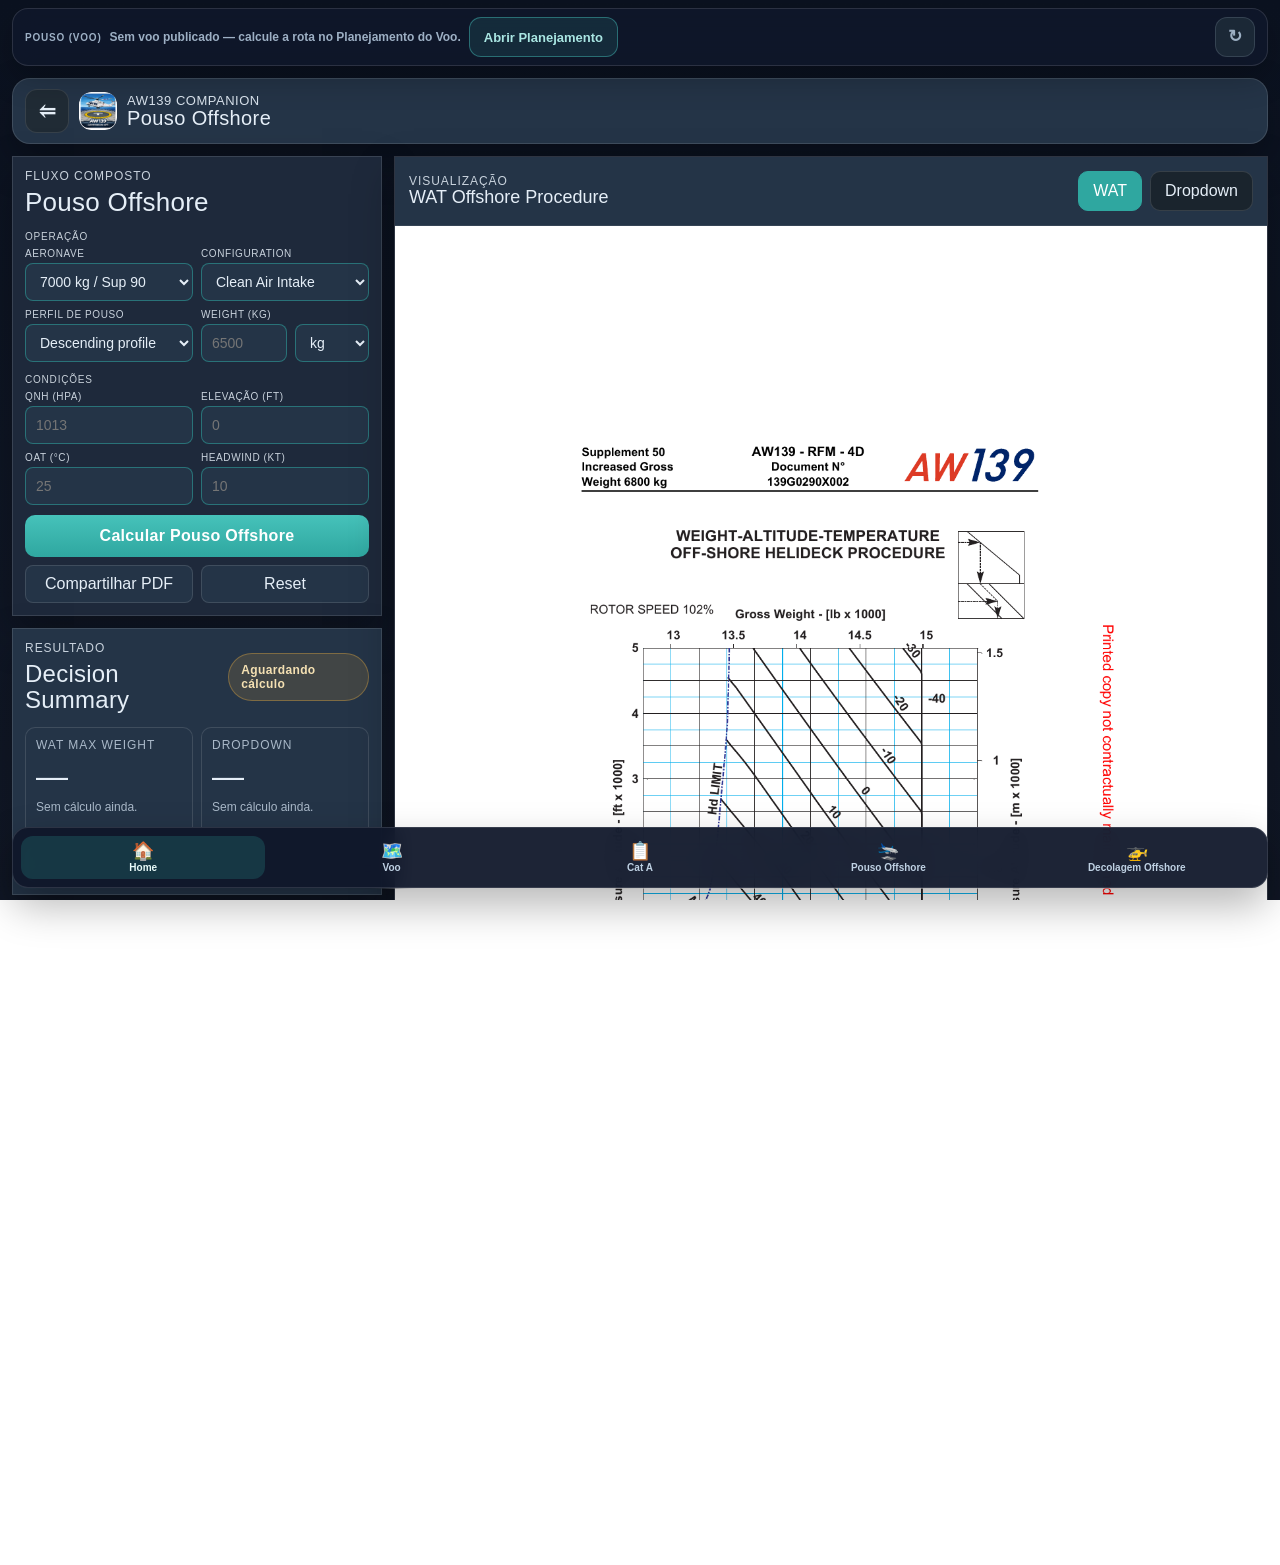
<file: pouso-offshore/index.html>
<!doctype html><html lang='pt-BR'><head><meta charset='utf-8'><meta name='viewport' content='width=device-width, initial-scale=1, viewport-fit=cover'><meta name='theme-color' content='#111b26'><link rel='manifest' href='../manifest.webmanifest'><title>AW139 Companion — Pouso Offshore</title><link rel='icon' type='image/png' sizes='32x32' href='../assets/icon-32.png'><link rel='apple-touch-icon' sizes='180x180' href='../assets/icon-180.png'><link rel='stylesheet' href='styles.css'><link rel='stylesheet' href='../shared/pwa.css'><link rel='stylesheet' href='../shared/module-layout.css'></head><body><main class='cockpit-shell'><header class='topbar slim-topbar'><div class='topbar-left'><a class='nav-btn' href='../index.html'>⥢</a><div class='product-tag no-sep'><div class='product-icon'><img src='../assets/icon-192.png' alt=''></div><div><div class='product-line'>AW139 Companion</div><div class='product-sub'>Pouso Offshore</div></div></div></div></header><section class='workspace'><aside class='sidebar'><section class='panel entry-panel'><div class='panel-title-row'><div><div class='panel-kicker'>Fluxo composto</div><h1>Pouso Offshore</h1></div></div><form onsubmit='return false'><div class='section-label'>Operação</div><div class='form-grid form-grid-2'><label class='field'><span>Aeronave</span><select id='aircraft'><option value='6800'>6800 kg</option><option value='7000' selected>7000 kg / Sup 90</option></select></label><label class='field'><span>Configuration</span><select id='config'><option value='standard'>Clean Air Intake</option><option value='eaps_off'>EAPS OFF</option><option value='eaps_on'>EAPS ON</option><option value='ibf'>IBF Installed</option></select></label></div><div class='form-grid form-grid-2'><label class='field'><span>Perfil de pouso</span><select id='profile'><option value='descending'>Descending profile</option><option value='level'>Level profile</option></select></label><label class='field'><span id='weightLabel'>Weight (kg)</span><div class='weight-input-row'><input id='weight' type='text' inputmode='numeric' enterkeyhint='next' placeholder='6500' maxlength='5'><select id='weightUnit' class='mini-select' aria-label='Unidade de peso'><option value='kg' selected>kg</option><option value='lb'>lb</option></select></div></label></div><div class='section-label'>Condições</div><div class='form-grid form-grid-2'><label class='field'><span>QNH (hPa)</span><input id='qnh' type='number' inputmode='numeric' enterkeyhint='next' placeholder='1013'></label><label class='field'><span>Elevação (ft)</span><input id='elevation' type='number' inputmode='numeric' enterkeyhint='next' placeholder='0'></label></div><div class='form-grid form-grid-2'><label class='field'><span>OAT (°C)</span><input id='oat' type='number' inputmode='numeric' enterkeyhint='next' placeholder='25'></label><label class='field'><span>Headwind (kt)</span><input id='wind' type='number' inputmode='numeric' enterkeyhint='done' placeholder='10'></label></div><div class='action-row'><button id='runBtn' class='run-btn' type='button'>Calcular Pouso Offshore</button><button id='pdfBtn' class='ghost-btn secondary-action' type='button'>Compartilhar PDF</button><button id='resetBtn' class='ghost-btn secondary-action' type='button'>Reset</button></div></form></section><section id='resultCard' class='panel result-panel pending'><div class='panel-title-row compact'><div><div class='panel-kicker'>Resultado</div><h2>Decision Summary</h2></div><span id='statusChip' class='status-chip warn'>Aguardando cálculo</span></div><div class='result-grid'><div class='result-box' id='watBox'><div class='result-label'>WAT Max Weight</div><div class='result-value' id='maxWeight'>—</div><div class='result-sub' id='watSummary'>Sem cálculo ainda.</div></div><div class='result-box' id='ddBox'><div class='result-label'>Dropdown</div><div class='result-value' id='dropdownRes'>—</div><div class='result-sub' id='ddSummary'>Sem cálculo ainda.</div></div></div><div class='result-band' id='margin'>—</div></section></aside><section class='viewer-pane'><div class='viewer-header'><div><div class='panel-kicker'>Visualização</div><div class='viewer-title' id='vizTitle'>WAT Offshore Procedure</div></div><div class='viewer-tabs'><button class='viewer-tab active' data-tab='wat' type='button'>WAT</button><button class='viewer-tab' data-tab='dropdown' type='button'>Dropdown</button></div></div><div class='viewer-stage'><canvas id='watCanvas' class='viz-preview-canvas'></canvas><canvas id='ddCanvas' class='viz-preview-canvas' style='display:none'></canvas></div></section></section></main><div id='fsOverlay' class='chart-fullscreen-overlay' hidden><div class='chart-fullscreen-top'><button id='fsClose' class='chart-fullscreen-close' type='button' aria-label='Fechar'>&#x2715;</button></div><canvas id='fsCanvas' class='chart-fullscreen-canvas'></canvas></div><script src='../dropdown/graphData.js'></script><script src='../shared/offshore-calc.js'></script><script src='app.js'></script><script src='../shared/module-bridge.js'></script><script src='../shared/pwa.js'></script></body></html>
</file>
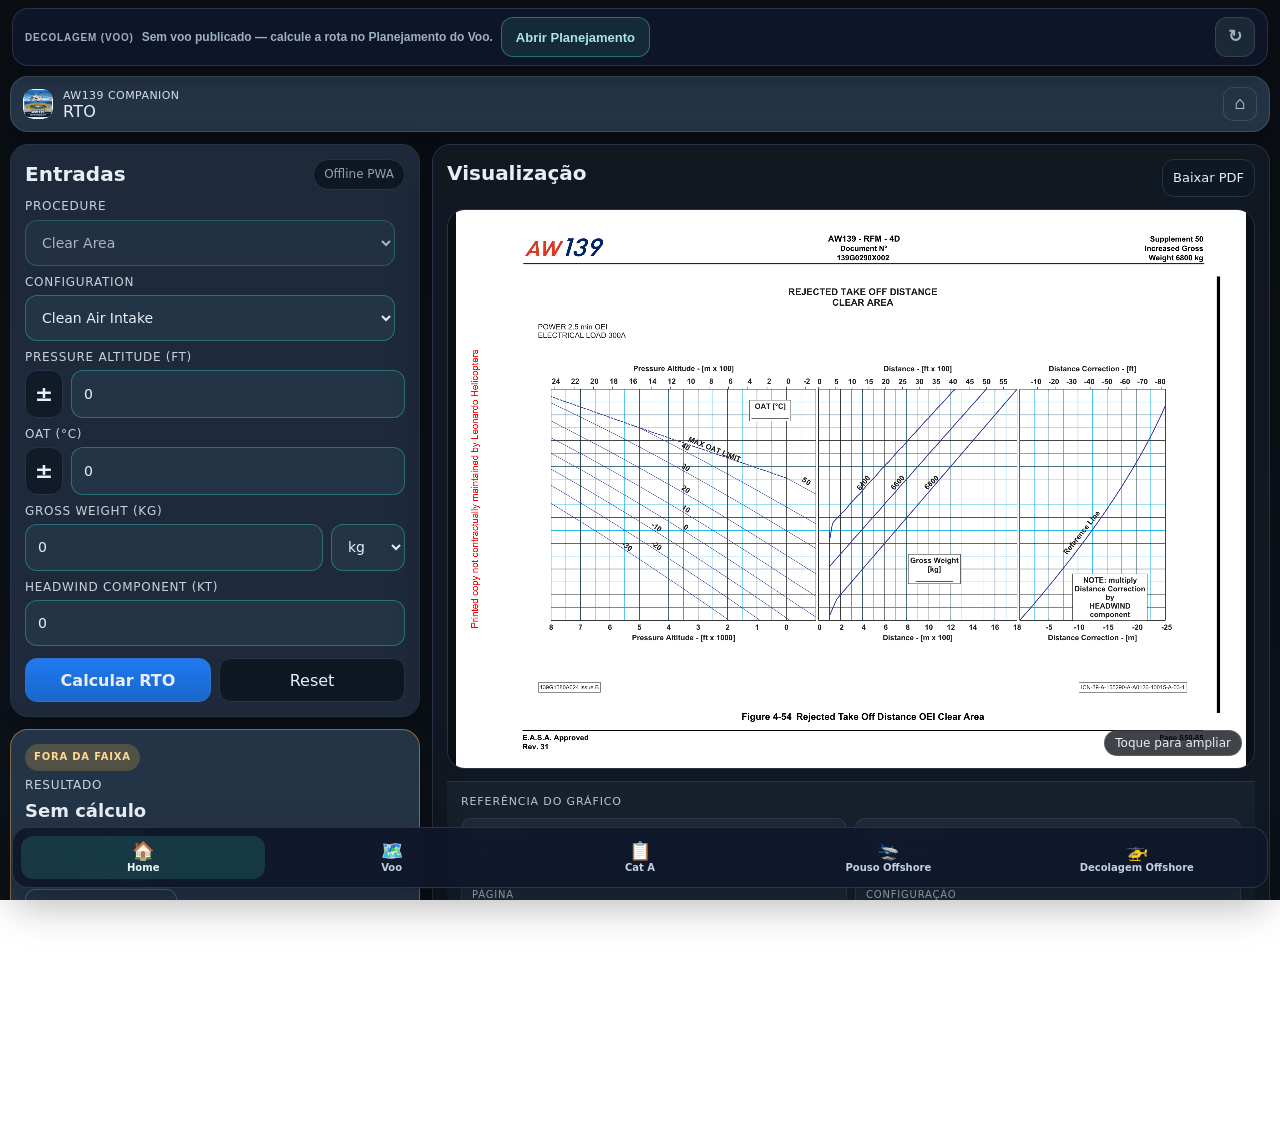
<file: rto/index.html>
<!doctype html>
<html lang="pt-BR">
<head>
  <meta charset="utf-8">
  <meta name="viewport" content="width=device-width, initial-scale=1, viewport-fit=cover">
  <meta name="theme-color" content="#0b0f14">
  <meta name="apple-mobile-web-app-capable" content="yes">
  <meta name="apple-mobile-web-app-status-bar-style" content="black-translucent">
  <meta name="apple-mobile-web-app-title" content="AW139">
  <title>AW139 Companion — RTO</title>
  <link rel="manifest" href="manifest.webmanifest">
  <link rel="icon" type="image/png" sizes="32x32" href="assets/icon-32.png">
  <link rel="apple-touch-icon" sizes="180x180" href="assets/icon-180.png">
  <link rel="stylesheet" href="styles.css">
  <link rel="stylesheet" href="../shared/pwa.css">
  <link rel="stylesheet" href="../shared/module-layout.css">
</head>
<body>
  <main class="app-shell">
    <header class="topbar module-topbar">
      <div class="topbar-left">
        <div class="product-tag no-sep">
          <div class="product-icon"><img src="../assets/icon-192.png" alt=""></div>
          <div>
            <div class="product-line">AW139 Companion</div>
            <div class="product-sub">RTO</div>
          </div>
        </div>
      </div>
      <div class="topbar-right"></div>
    </header>
    <header id="heroHeader" class="hero hero-compact" hidden>
      <div>
        <p class="eyebrow">AW139 Companion App</p>
        <h1>RTO Module</h1>
        <p id="subtitleEl" class="subtitle visually-hidden">Reject Take Off Distance — Supplement 50 — Figure 4-54</p>
        <p id="buildVersionEl" class="build-version build-version-prominent">BUILD V53 • Figure 4-94 left-panel semantic relabel</p>
      </div>
    </header>

    <section id="formSection" class="card form-card">
      <div class="card-title-row">
        <h2>Entradas</h2>
        <span class="pill">Offline PWA</span>
      </div>

      <div class="grid compact-grid">
        <label class="control-block select-block">
          <span>Procedure</span>
          <div class="select-wrap">
            <select id="procedure" aria-label="Procedure" disabled>
              <option value="clear" selected>Clear Area</option>
            </select>
          </div>
        </label>

        <label class="control-block select-block">
          <span>Configuration</span>
          <div class="select-wrap">
            <select id="configuration" aria-label="Configuration">
              <option value="standard" selected>Clean Air Intake</option>
              <option value="eapsOff">EAPS OFF</option>
              <option value="eapsOn">EAPS ON</option>
              <option value="ibfInstalled">IBF Installed</option>
            </select>
          </div>
        </label>

        <label class="field-half compact-field">
          <span>Pressure Altitude (ft)</span>
          <div class="input-with-toggle">
            <button id="paNegativeBtn" type="button" class="sign-toggle" aria-label="Alternar sinal da altitude pressão">±</button>
            <input id="pressureAltitude" type="text" inputmode="numeric" enterkeyhint="next" autocomplete="off" placeholder="ex. 0">
          </div>
        </label>

        <label class="field-half compact-field narrow-field">
          <span>OAT (°C)</span>
          <div class="input-with-toggle">
            <button id="oatNegativeBtn" type="button" class="sign-toggle" aria-label="Alternar sinal da temperatura">±</button>
            <input id="oat" type="text" inputmode="numeric" enterkeyhint="next" autocomplete="off" placeholder="ex. 25" maxlength="3">
          </div>
        </label>

        <label class="field-half compact-field weight-field">
          <span id="actualWeightLabel">Gross Weight (kg)</span>
          <div class="weight-input-row">
            <input id="actualWeight" type="text" inputmode="numeric" enterkeyhint="next" autocomplete="off" placeholder="ex. 6700" maxlength="5">
            <select id="weightUnit" aria-label="Unidade de peso">
              <option value="kg" selected>kg</option>
              <option value="lb">lb</option>
            </select>
          </div>
        </label>

        <label id="headwindWrap" class="field-half compact-field narrow-field">
          <span>Headwind Component (kt)</span>
          <input id="headwind" type="text" inputmode="numeric" enterkeyhint="done" autocomplete="off" placeholder="ex. 5" maxlength="2">
        </label>
      </div>

      <div class="action-row action-row-main">
        <button id="runBtn" class="primary">Calcular RTO</button>
        <button id="resetBtn" class="ghost">Reset</button>
      </div>
      <p id="formHint" class="hint">Escopo atual: Supplement 50, RTO Clear Area. No perfil Standard, até 6800 kg usa Supplement 50 e acima de 6800 kg usa Supplement 90.</p>
    </section>

    <section id="statusCard" class="card status sticky-result neutral">
      <div class="status-grid compact-status-grid">
        <div class="status-summary">
          <div id="statusBadge" class="status-badge">AGUARDANDO DADOS</div>
          <p class="label status-kicker">Resultado</p>
          <h2 id="statusTitle">RTO Figure 4-54</h2>
          <p id="statusText" class="status-text">Fator de correção: —</p>
          <p id="statusDetail" class="status-detail">Preencha os campos e execute o cálculo.</p>
        </div>

        <div class="metric emphasis-metric result-main compact-result-main">
          <span class="label">RTO final</span>
          <strong id="finalMetric">—</strong>
          <small id="finalMetricFt">—</small>
        </div>
      </div>
    </section>

    <section id="visualCard" class="card">
      <div class="card-title-row">
        <h2>Visualização</h2>
        <div class="toolbar-row">
          <button id="exportPdfBtn" class="ghost small">Compartilhar / Baixar PDF</button>
        </div>
      </div>
      <div id="chartPanel" class="chart-panel">
        <div id="chartStage" class="chart-stage interactive-chart" role="button" tabindex="0" aria-label="Abrir visualização em tela cheia">
          <canvas id="chartCanvas" width="2526" height="1785" aria-label="Visual interpolation chart"></canvas>
        </div>
        <div class="legend">
          <span><i class="dot amber"></i> PA / curvas OAT usadas</span>
          <span><i class="dot cyan"></i> Transferência</span>
          <span><i class="dot green"></i> curvas de peso usadas</span>
          <span><i class="dot magenta"></i> Correction / Reference line</span>
        </div>
        <p id="chartHint" class="hint">Overlay direto sobre a página completa do RFM: altitude, curvas usadas no cálculo, transferência horizontal, leitura da distância e correção por headwind.</p>
        <p id="chartReference" class="chart-reference"><strong>Gráfico em uso:</strong> Figure 4-54 — Rejected Take Off Distance OEI Clear Area.<br><strong>Suplemento:</strong> Supplement 50<br><strong>Página:</strong> S50-85<br><strong>Fonte:</strong> Leonardo AW139 Rotorcraft Flight Manual (RFM), Ed. 2, Rev. 32.</p>
        <div id="viewerMeta" class="viewer-meta">
          <div class="viewer-meta-block">
            <div class="viewer-meta-title">Referência do gráfico</div>
            <div id="chartFacts" class="viz-facts"></div>
          </div>
        </div>
      </div>
    </section>

    <section id="interpSection" class="card compact" hidden>
      <div class="card-title-row">
        <h2>Interpolação aplicada</h2>
      </div>
      <div id="interpBox" class="interp-box muted">Sem cálculo ainda.</div>
    </section>

    <div id="chartFullscreen" class="chart-fullscreen hidden" aria-hidden="true">
      <button id="closeFullscreenBtn" type="button" class="fullscreen-close-btn" aria-label="Voltar da visualização em tela cheia">✕</button>
      <div id="fullscreenViewport" class="chart-fullscreen-viewport" aria-label="Visualização do gráfico em tela cheia com zoom e pan">
        <div id="fullscreenContent" class="chart-fullscreen-content">
          <canvas id="fullscreenChartCanvas" width="2526" height="1785" aria-label="Visual interpolation chart fullscreen"></canvas>
        </div>
      </div>
    </div>
  </main>

  <script src="app.js?v=rto-engine-v67-headwind-2digits"></script>
  <script src="../shared/module-bridge.js"></script>
  <script src="../shared/pwa.js"></script>
</body>
</html>
</file>
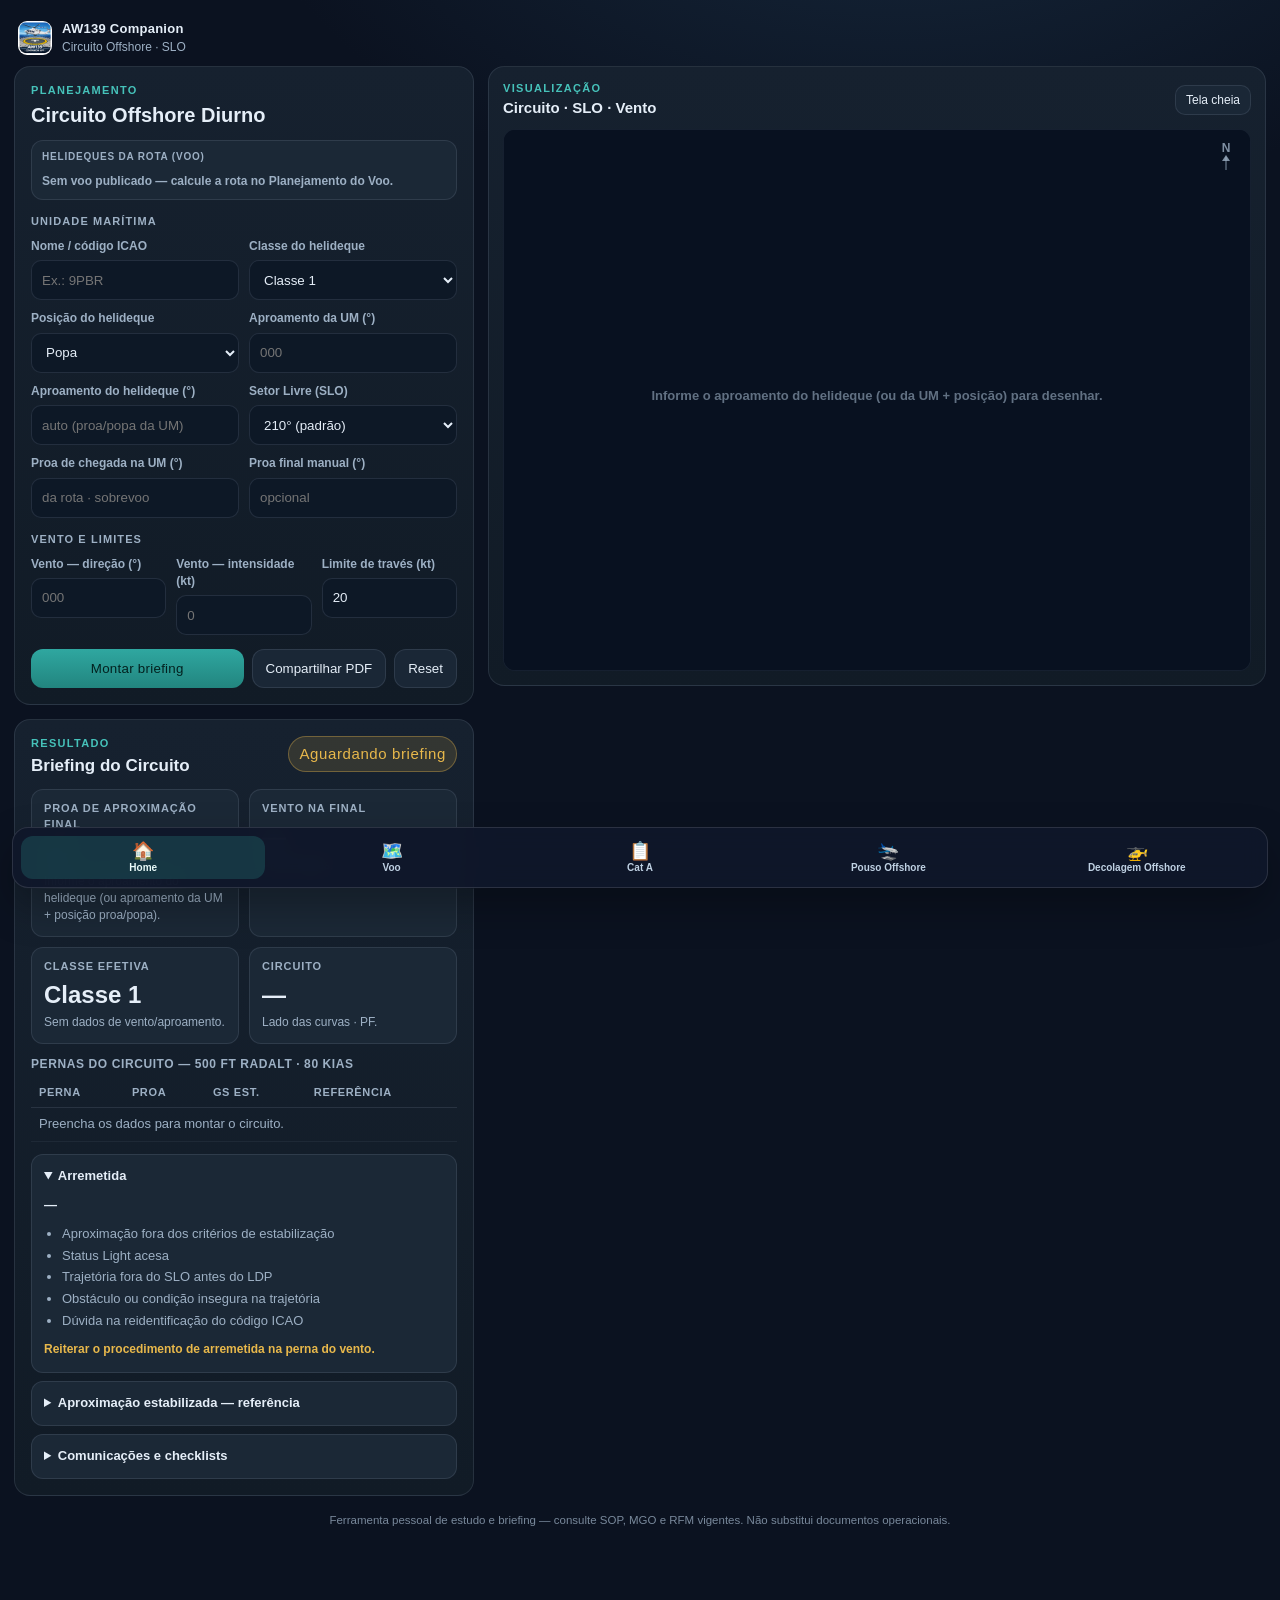
<file: slo/index.html>
<!doctype html>
<html lang="pt-BR">
<head>
<meta charset="utf-8">
<meta name="viewport" content="width=device-width, initial-scale=1, viewport-fit=cover">
<meta name="theme-color" content="#0b1220">
<meta name="apple-mobile-web-app-capable" content="yes">
<meta name="apple-mobile-web-app-status-bar-style" content="black-translucent">
<meta name="apple-mobile-web-app-title" content="SLO">
<title>AW139 Companion — Circuito Offshore (SLO)</title>
<link rel="manifest" href="manifest.webmanifest">
<link rel="icon" type="image/png" sizes="32x32" href="assets/icon-32.png">
<link rel="apple-touch-icon" sizes="180x180" href="assets/icon-180.png">
<link rel="stylesheet" href="styles.css">
<link rel="stylesheet" href="../shared/pwa.css">
</head>
<body>
<main class="cockpit-shell">
  <a id="backBtn" class="nav-btn" href="#" hidden aria-label="Voltar">⥢</a>
  <header class="topbar slim-topbar">
    <div class="topbar-left">
      <div class="product-tag">
        <div class="product-icon"><img src="assets/icon-192.png" alt=""></div>
        <div>
          <div class="product-line">AW139 Companion</div>
          <div class="product-sub">Circuito Offshore · SLO</div>
        </div>
      </div>
    </div>
    <div class="topbar-right"></div>
  </header>

  <section class="workspace">
    <aside class="sidebar">
      <section class="panel entry-panel">
        <div class="panel-title-row">
          <div>
            <div class="panel-kicker">Planejamento</div>
            <h1>Circuito Offshore Diurno</h1>
          </div>
        </div>
        <form onsubmit="return false">
          <div class="section-label">Unidade Marítima</div>
          <div class="form-grid form-grid-2">
            <label class="field"><span>Nome / código ICAO</span>
              <input id="umIcao" type="text" autocapitalize="characters" placeholder="Ex.: 9PBR" maxlength="12">
            </label>
            <label class="field"><span>Classe do helideque</span>
              <select id="deckClass">
                <option value="1">Classe 1</option>
                <option value="2">Classe 2</option>
                <option value="3">Classe 3</option>
              </select>
            </label>
          </div>
          <div class="form-grid form-grid-2">
            <label class="field"><span>Posição do helideque</span>
              <select id="deckPos">
                <option value="proa">Proa</option>
                <option value="popa" selected>Popa</option>
                <option value="meia-nau">Meia-nau</option>
              </select>
            </label>
            <label class="field"><span>Aproamento da UM (°)</span>
              <input id="shipHeading" type="number" inputmode="numeric" enterkeyhint="next" min="0" max="360" placeholder="000">
            </label>
          </div>
          <div class="form-grid form-grid-2">
            <label class="field"><span>Aproamento do helideque (°)</span>
              <input id="sloBisector" type="number" inputmode="numeric" enterkeyhint="next" min="0" max="360" placeholder="auto (proa/popa da UM)">
            </label>
            <label class="field"><span>Setor Livre (SLO)</span>
              <select id="sloAngle">
                <option value="210" selected>210° (padrão)</option>
                <option value="180">180° (UM acoplada)</option>
              </select>
            </label>
          </div>
          <div class="form-grid form-grid-2">
            <label class="field"><span>Proa de chegada na UM (°)</span>
              <input id="arrivalHdg" type="number" inputmode="numeric" enterkeyhint="next" min="0" max="360" placeholder="da rota · sobrevoo">
            </label>
            <label class="field"><span>Proa final manual (°)</span>
              <input id="finalManual" type="number" inputmode="numeric" enterkeyhint="next" min="0" max="360" placeholder="opcional">
            </label>
          </div>

          <div class="section-label">Vento e limites</div>
          <div class="form-grid form-grid-3">
            <label class="field"><span>Vento — direção (°)</span>
              <input id="windFrom" type="number" inputmode="numeric" enterkeyhint="next" min="0" max="360" placeholder="000">
            </label>
            <label class="field"><span>Vento — intensidade (kt)</span>
              <input id="windKt" type="number" inputmode="numeric" enterkeyhint="next" min="0" max="99" placeholder="0">
            </label>
            <label class="field"><span>Limite de través (kt)</span>
              <input id="xwindLimit" type="number" inputmode="numeric" enterkeyhint="done" min="1" max="60" value="20">
            </label>
          </div>

          <div class="action-row">
            <button id="runBtn" class="run-btn" type="button">Montar briefing</button>
            <button id="pdfBtn" class="ghost-btn" type="button">Compartilhar PDF</button>
            <button id="resetBtn" class="ghost-btn" type="button">Reset</button>
          </div>
        </form>
      </section>

      <section class="panel result-panel pending" id="resultPanel">
        <div class="panel-title-row compact">
          <div>
            <div class="panel-kicker">Resultado</div>
            <h2>Briefing do Circuito</h2>
          </div>
          <span id="statusChip" class="status-chip warn">Aguardando briefing</span>
        </div>

        <div id="alerts" class="alerts"></div>

        <div class="panel deck-wx-panel" id="deckWxPanel" hidden>
          <div class="deck-wx-title">Movimento do deque — via Planejamento do Voo</div>
          <div class="deck-wx-grid"></div>
          <div class="deck-wx-note"></div>
        </div>

        <div class="result-grid">
          <div class="result-box">
            <div class="result-label">Proa de aproximação final</div>
            <div class="result-value" id="resFinal">—</div>
            <div class="result-sub" id="resFinalSub">Sem cálculo ainda.</div>
          </div>
          <div class="result-box">
            <div class="result-label">Vento na final</div>
            <div class="result-value" id="resWind">—</div>
            <div class="result-sub" id="resWindSub">Proa / través.</div>
          </div>
          <div class="result-box">
            <div class="result-label">Classe efetiva</div>
            <div class="result-value" id="resClass">—</div>
            <div class="result-sub" id="resClassSub">Reclassificação pelo vento.</div>
          </div>
          <div class="result-box">
            <div class="result-label">Circuito</div>
            <div class="result-value" id="resCircuit">—</div>
            <div class="result-sub" id="resCircuitSub">Lado das curvas · PF.</div>
          </div>
        </div>

        <div class="legs-block">
          <div class="mini-title">Pernas do circuito — 500 ft RADALT · 80 KIAS</div>
          <table class="legs-table" aria-label="Pernas do circuito">
            <thead><tr><th>Perna</th><th>Proa</th><th>GS est.</th><th>Referência</th></tr></thead>
            <tbody id="legsBody">
              <tr><td colspan="4" class="dim">Preencha os dados para montar o circuito.</td></tr>
            </tbody>
          </table>
        </div>

        <div class="brief-cards">
          <details class="brief-card" open>
            <summary>Arremetida</summary>
            <div id="gaText" class="brief-body">—</div>
            <ul class="brief-list">
              <li>Aproximação fora dos critérios de estabilização</li>
              <li>Status Light acesa</li>
              <li>Trajetória fora do SLO antes do LDP</li>
              <li>Obstáculo ou condição insegura na trajetória</li>
              <li>Dúvida na reidentificação do código ICAO</li>
            </ul>
            <div class="brief-note">Reiterar o procedimento de arremetida na perna do vento.</div>
          </details>

          <details class="brief-card">
            <summary>Aproximação estabilizada — referência</summary>
            <ul class="brief-list">
              <li>Início da final: 500 ft RADALT · 80 KIAS · redução gradual p/ 60 kt GS</li>
              <li>Estabilizada obrigatória antes de 0,5 NM</li>
              <li>Velocidade final VFR: 75–85 kt</li>
              <li>Razão de descida: &lt;700 ft/min acima de 500 ft · ≤500 ft/min abaixo · ≤350 ft/min no segmento final</li>
              <li>Correções de rumo: até 5°</li>
              <li>Após o LDP: trajetória integral dentro do SLO, cauda livre</li>
            </ul>
          </details>

          <details class="brief-card">
            <summary>Comunicações e checklists</summary>
            <ul class="brief-list">
              <li>30 min do ETA: chamada inicial · conferir coordenadas da UM no FMS</li>
              <li>5 min do ETA: vento e proa da UM atualizados → revisar este briefing</li>
              <li>5 NM: Before Landing Checklist completo · sobrevoo a 80 KIAS</li>
              <li>Vertical: leitura do código ICAO (PF) + cotejamento (PM)</li>
              <li>Final: Final Approach Checklist · trem checado · green deck · reconfirmar ICAO</li>
            </ul>
          </details>
        </div>
      </section>
    </aside>

    <section class="viewer-pane">
      <div class="viewer-header">
        <div>
          <div class="panel-kicker">Visualização</div>
          <div class="viewer-title">Circuito · SLO · Vento</div>
        </div>
        <button id="fsOpen" class="ghost-btn mini" type="button">Tela cheia</button>
      </div>
      <div class="viewer-stage">
        <canvas id="vizCanvas" class="viz-canvas"></canvas>
      </div>
    </section>
  </section>

  <footer class="app-footer">Ferramenta pessoal de estudo e briefing — consulte SOP, MGO e RFM vigentes. Não substitui documentos operacionais.</footer>
</main>

<div id="fsOverlay" class="chart-fullscreen-overlay" hidden>
  <div class="chart-fullscreen-top">
    <button id="fsClose" class="chart-fullscreen-close" type="button" aria-label="Fechar">✕</button>
  </div>
  <canvas id="fsCanvas" class="chart-fullscreen-canvas"></canvas>
</div>

<div id="printArea" class="print-area" aria-hidden="true"></div>

<script src="app.js"></script>
<script src="../shared/pwa.js"></script>
</body>
</html>
</file>
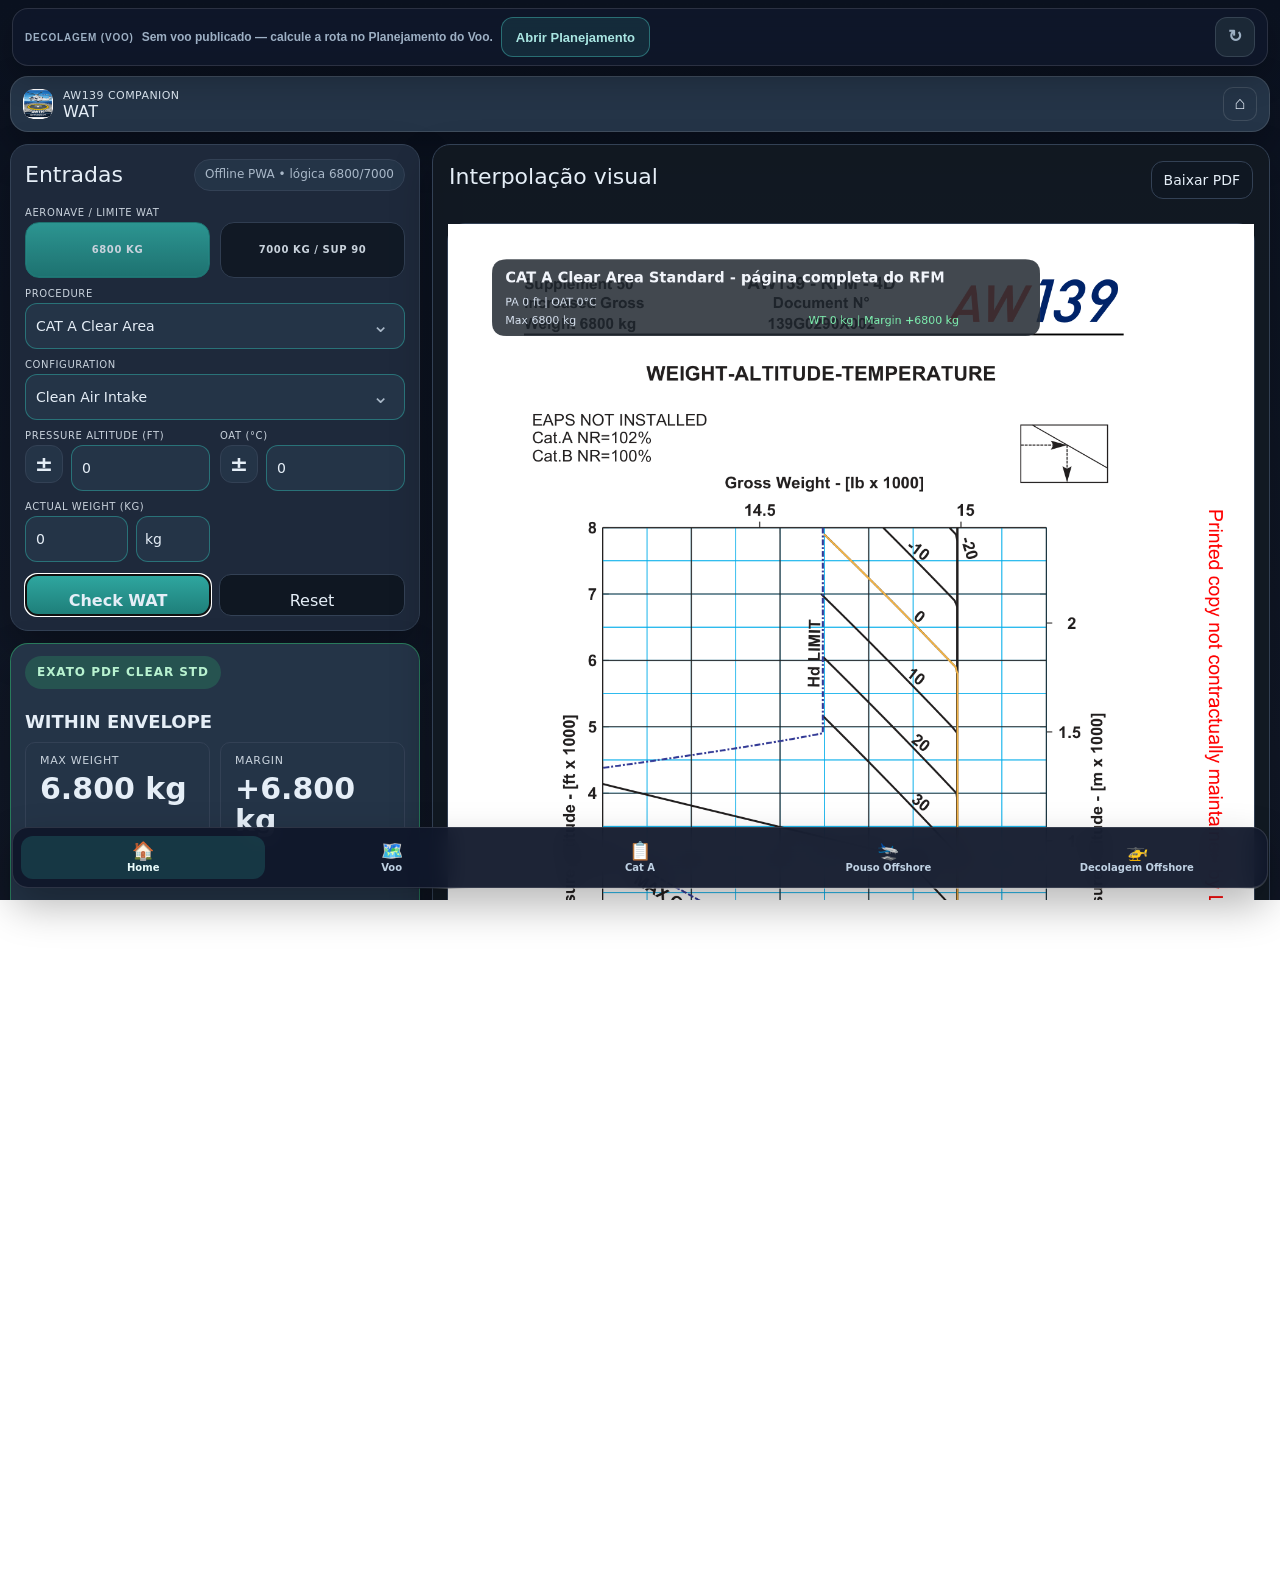
<file: wat/index.html>
<!doctype html>
<html lang="pt-BR">
<head>
  <meta charset="utf-8">
  <meta name="viewport" content="width=device-width, initial-scale=1, viewport-fit=cover">
  <meta name="theme-color" content="#0b0f14">
  <meta name="apple-mobile-web-app-capable" content="yes">
  <meta name="apple-mobile-web-app-status-bar-style" content="black-translucent">
  <meta name="apple-mobile-web-app-title" content="AW139">
  <title>AW139 Companion — WAT</title>
  <link rel="manifest" href="manifest.webmanifest">
  <link rel="icon" type="image/png" sizes="32x32" href="assets/icon-32.png">
  <link rel="apple-touch-icon" sizes="180x180" href="assets/icon-180.png">
  <link rel="stylesheet" href="styles.css">
  <link rel="stylesheet" href="../shared/pwa.css">
  <link rel="stylesheet" href="../shared/module-layout.css">
</head>
<body>
  <main class="app-shell">
    <header class="topbar module-topbar">
      <div class="topbar-left">
        <div class="product-tag no-sep">
          <div class="product-icon"><img src="../assets/icon-192.png" alt=""></div>
          <div>
            <div class="product-line">AW139 Companion</div>
            <div class="product-sub">WAT</div>
          </div>
        </div>
      </div>
      <div class="topbar-right"></div>
    </header>

    <header class="hero" hidden>
      <div>
        <p class="eyebrow">AW139</p>
        <h1>AW139 WAT Companion</h1>
        <p class="subtitle">Envelope check com roteamento por faixa de peso para AW139 6800 / 7000 + Offshore Enhanced</p>
        <p class="build-version">Build v16.9.1</p>
      </div>
      <button id="installBtn" class="ghost hidden">Instalar</button>
    </header>

    <section id="formSection" class="card form-card">
      <div class="card-title-row">
        <h2>Entradas</h2>
        <span class="pill">Offline PWA • lógica 6800/7000</span>
      </div>

      <div class="grid compact-grid">
        <label class="control-block">
          <span>Aeronave / limite WAT</span>
          <div class="segmented">
            <label class="segment-option">
              <input type="radio" name="aircraftSet" value="6800">
              <span>6800 kg</span>
            </label>
            <label class="segment-option">
              <input type="radio" name="aircraftSet" value="7000" checked>
              <span>7000 kg / Sup 90</span>
            </label>
          </div>
        </label>

        <label class="control-block select-block">
          <span>Procedure</span>
          <div class="select-wrap">
            <select id="procedure" aria-label="Procedure">
              <option value="offshore" selected>CAT A Offshore Helideck</option>
              <option value="enhanced">CAT A Offshore Enhanced</option>
              <option value="clear">CAT A Clear Area</option>
              <option value="catb">CAT B</option>
              <option value="confined">CAT A Confined Area</option>
            </select>
          </div>
        </label>

        <label class="control-block select-block">
          <span>Configuration</span>
          <div class="select-wrap">
            <select id="configuration" aria-label="Configuration">
              <option value="standard" selected>Clean Air Intake</option>
              <option value="eaps_off">EAPS OFF</option>
              <option value="eaps_on">EAPS ON</option>
              <option value="ibf">IBF Installed</option>
            </select>
          </div>
        </label>

        <label class="field-half compact-field">
          <span>Pressure Altitude (ft)</span>
          <div class="input-with-toggle">
            <button id="paNegativeBtn" type="button" class="sign-toggle" aria-label="Alternar sinal da altitude pressão">±</button>
            <input id="pressureAltitude" type="text" inputmode="numeric" enterkeyhint="next" autocomplete="off" placeholder="ex. 1200">
          </div>
        </label>

        <label class="field-half compact-field narrow-field">
          <span>OAT (°C)</span>
          <div class="input-with-toggle">
            <button id="oatNegativeBtn" type="button" class="sign-toggle" aria-label="Alternar sinal da temperatura">±</button>
            <input id="oat" type="text" inputmode="numeric" enterkeyhint="next" autocomplete="off" placeholder="ex. 28" maxlength="3">
          </div>
        </label>

        <label class="field-half compact-field weight-field">
          <span id="actualWeightLabel">Actual Weight (kg)</span>
          <div class="weight-input-row">
            <input id="actualWeight" type="text" inputmode="numeric" enterkeyhint="next" autocomplete="off" placeholder="ex. 6550" maxlength="5">
            <select id="weightUnit" aria-label="Unidade de peso">
              <option value="kg" selected>kg</option>
              <option value="lb">lb</option>
            </select>
          </div>
        </label>

        <label id="headwindWrap" class="field-half compact-field narrow-field">
          <span>Headwind Component (kt)</span>
          <input id="headwind" type="text" inputmode="numeric" enterkeyhint="done" autocomplete="off" placeholder="ex. 15">
        </label>
      </div>

      <div class="action-row wat-entry-actions">
        <button id="runBtn" class="primary">Check WAT</button>
        <button id="resetBtn" class="ghost">Reset</button>
      </div>
      <p id="formHint" class="hint hidden" hidden></p>
    </section>

    <section id="statusCard" class="card status neutral">
      <div class="status-badge">AGUARDANDO DADOS</div>
      <div class="status-main">
        <div>
          <p class="label">Status</p>
          <h2 id="statusTitle">Envelope WAT</h2>
          <p id="statusText">Preencha os campos e execute o cálculo.</p>
        </div>
        <div class="metrics">
          <div class="metric">
            <span class="label">Max Weight</span>
            <strong id="maxWeight">—</strong>
          </div>
          <div class="metric">
            <span class="label">Margin</span>
            <strong id="margin">—</strong>
          </div>
        </div>
      </div>
    </section>

    <section id="visualCard" class="card viewer-card">
      <div class="card-title-row">
        <h2>Interpolação visual</h2>
        <div class="toolbar-row">
          <button id="exportPdfBtn" class="ghost small">Compartilhar / Baixar PDF</button>
        </div>
      </div>
      <div id="chartPanel" class="chart-panel">
        <div class="chart-stage">
          <img id="chartBaseImage" src="docs/page-07.png" alt="Página completa do gráfico WAT">
          <canvas id="chartCanvas" width="900" height="1137" aria-label="Visual interpolation chart"></canvas>
        </div>
        <div class="legend">
          <span><i class="dot white"></i> Max weight interpolado</span>
          <span><i class="dot blue"></i> Peso atual</span>
          <span><i class="dot green"></i> Dentro</span>
          <span><i class="dot red"></i> Fora</span>
        </div>
        <p id="chartHint" class="hint hidden" hidden></p>
        <p id="chartReference" class="chart-reference"><strong>Gráfico em uso:</strong> Figure 4-7 — Weight Limitations for CAT A Offshore Helideck Procedure.<br><strong>Suplemento:</strong> Supplement 50<br><strong>Página:</strong> S50-30<br><strong>Fonte:</strong> Leonardo AW139 Rotorcraft Flight Manual (RFM), Ed. 2, Rev. 32.</p>
      </div>
    </section>
  </main>

  <div id="chartFullscreenOverlay" class="chart-fullscreen-overlay" hidden>
    <div class="chart-fullscreen-top">
      <button id="chartFullscreenClose" class="chart-fullscreen-close" type="button" aria-label="Fechar tela cheia">✕</button>
    </div>
    <div id="chartFullscreenViewport" class="chart-fullscreen-viewport">
      <canvas id="chartFullscreenCanvas" class="chart-fullscreen-canvas" width="1" height="1"></canvas>
    </div>
  </div>

  <script src="app.js?v=v17_1_0-pwa-premium" defer></script>
  <script src="../shared/module-bridge.js"></script>

  <script src="../shared/pwa.js"></script>
</body>
</html>
</file>
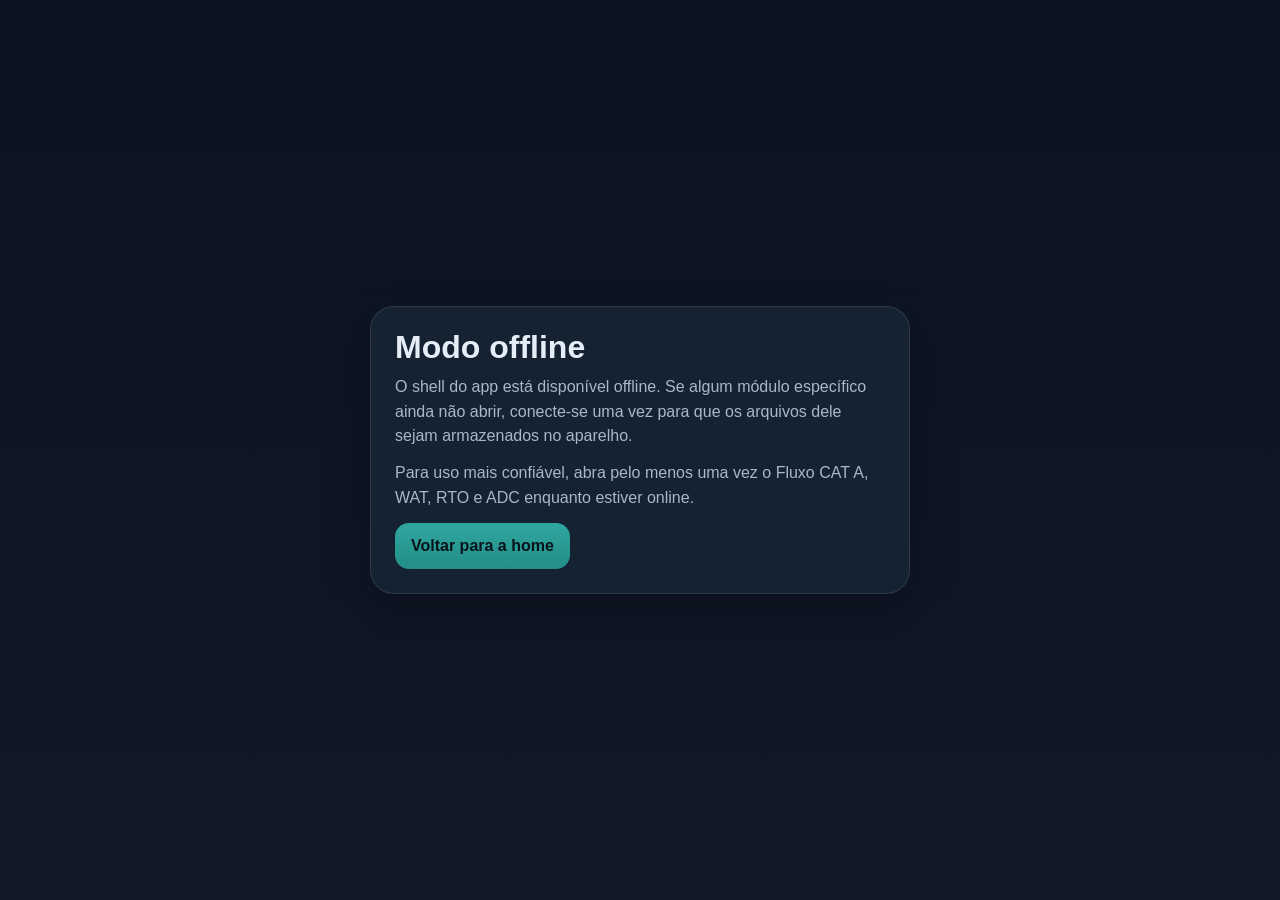
<file: offline.html>
<!doctype html>
<html lang="pt-BR">
<head>
  <meta charset="utf-8">
  <meta name="viewport" content="width=device-width, initial-scale=1, viewport-fit=cover">
  <meta name="theme-color" content="#0b1220">
  <title>AW139 Companion — Offline</title>
  <style>
    :root{--bg:#0b1220;--panel:#162334;--text:#e5eef7;--muted:#a9b8c8;--accent:#2fa7a0}
    *{box-sizing:border-box}html,body{height:100%}body{margin:0;font-family:Inter,-apple-system,BlinkMacSystemFont,"Segoe UI",Roboto,Helvetica,Arial,sans-serif;background:linear-gradient(180deg,var(--bg),#111827);color:var(--text);display:grid;place-items:center;padding:24px}
    .card{max-width:540px;width:100%;border:1px solid rgba(255,255,255,.1);border-radius:24px;background:rgba(22,35,52,.95);padding:24px;box-shadow:0 22px 48px rgba(0,0,0,.28)}
    h1{margin:0 0 10px;font-size:32px;line-height:1.05}p{margin:0 0 12px;color:var(--muted);line-height:1.55}.btn{display:inline-flex;align-items:center;justify-content:center;min-height:46px;padding:0 16px;border-radius:14px;background:linear-gradient(180deg,var(--accent),#248d87);color:#08131a;text-decoration:none;font-weight:800}
  </style>
</head>
<body>
  <main class="card">
    <h1>Modo offline</h1>
    <p>O shell do app está disponível offline. Se algum módulo específico ainda não abrir, conecte-se uma vez para que os arquivos dele sejam armazenados no aparelho.</p>
    <p>Para uso mais confiável, abra pelo menos uma vez o Fluxo CAT A, WAT, RTO e ADC enquanto estiver online.</p>
    <a class="btn" href="./index.html">Voltar para a home</a>
  </main>
</body>
</html>
</file>
<file: styles.css>
:root{
  --bg:#060b16;
  --bg2:#0f1728;
  --panel:#192538;
  --panel-2:#22324a;
  --text:#edf4fd;
  --muted:#9eb2c8;
  --accent:#2fa7a0;
  --line:rgba(255,255,255,.1);
  --shadow:0 20px 42px rgba(0,0,0,.35);
}
*{box-sizing:border-box}
html,body{height:100%}
body{
  margin:0;
  min-height:100svh;
  font-family:Inter,-apple-system,BlinkMacSystemFont,"Segoe UI",Roboto,Helvetica,Arial,sans-serif;
  color:var(--text);
  background:radial-gradient(circle at top, rgba(47,167,160,.15), transparent 32%), linear-gradient(180deg,var(--bg) 0%,var(--bg2) 100%);
}
a{color:inherit;text-decoration:none}
button{font:inherit}

.app-shell{
  min-height:100%;
  max-width:1020px;
  margin:0 auto;
  padding:calc(16px + env(safe-area-inset-top)) 14px calc(96px + env(safe-area-inset-bottom));
  display:grid;
  gap:14px;
}

.app-header,
.widget,
.utility-panel,
.resume-inline,
.app-tab-bar{
  border:1px solid var(--line);
  border-radius:22px;
  box-shadow:var(--shadow);
}

.app-header{
  padding:16px;
  display:flex;
  align-items:flex-start;
  justify-content:space-between;
  background:rgba(25,37,56,.94);
  backdrop-filter:blur(12px);
}
.app-header h1{margin:0;font-size:28px;line-height:1.05}
.subtitle{margin:4px 0 0;color:var(--muted);font-size:14px}
.status-icon{font-size:16px;line-height:1}
.status-icon.connected{color:#31d17a}

.dashboard-grid{display:grid;grid-template-columns:repeat(2,minmax(0,1fr));gap:12px}
.widget{
  background:linear-gradient(180deg,rgba(34,50,74,.96),rgba(25,37,56,.96));
  padding:14px;
}
.large-widget{grid-column:1/-1;display:grid;gap:10px}
.card-tag,.resume-tag{font-size:11px;font-weight:800;letter-spacing:.08em;text-transform:uppercase;color:#cde0f1}
.flight-preview h2{margin:0;font-size:26px}
.flight-data{display:grid;gap:6px}
.route{font-size:17px;font-weight:700;color:#dff0ff}
.details{display:flex;gap:12px;flex-wrap:wrap;color:var(--muted);font-size:14px}
.btn-primary{
  margin-top:6px;
  min-height:44px;
  border-radius:14px;
  display:inline-flex;
  align-items:center;
  justify-content:center;
  background:linear-gradient(180deg,#40beb6,#2fa7a0);
  color:#042128;
  font-weight:800;
  border:none;
}
.small-widget{
  min-height:112px;
  display:grid;
  align-content:center;
  justify-items:start;
  gap:8px;
}
.widget-icon{font-size:28px}
.small-widget h3{margin:0;font-size:18px}

.utility-panel,.resume-inline{padding:14px;display:grid;gap:10px;background:rgba(25,37,56,.94)}
.utility-actions{display:flex;gap:8px;flex-wrap:wrap}
.quick-action{
  border-radius:12px;
  border:1px solid rgba(255,255,255,.14);
  min-height:42px;
  padding:0 14px;
  display:inline-flex;
  align-items:center;
  justify-content:center;
  background:rgba(255,255,255,.05);
  color:var(--text);
  font-weight:700;
}
.quick-action.disabled{opacity:.45;pointer-events:none}
.utility-note,.resume-inline p{margin:0;color:var(--muted);font-size:14px;line-height:1.45}
.resume-inline-head{display:flex;align-items:center;justify-content:space-between;gap:8px;flex-wrap:wrap}
.resume-inline strong{font-size:18px}
.resume-chips{display:flex;gap:8px;flex-wrap:wrap}
.chip{min-height:30px;padding:4px 10px;border-radius:999px;background:rgba(255,255,255,.06);border:1px solid rgba(255,255,255,.1);font-size:12px}

.app-tab-bar{
  position:fixed;
  left:10px;
  right:10px;
  bottom:calc(8px + env(safe-area-inset-bottom));
  background:rgba(16,24,39,.95);
  backdrop-filter:blur(14px);
  padding:8px;
  display:grid;
  grid-template-columns:repeat(5,minmax(0,1fr));
  gap:6px;
}
.tab-item{display:grid;justify-items:center;gap:2px;padding:6px;border-radius:12px;color:#bfd1e3}
.tab-item.active{background:rgba(47,167,160,.22);color:#e9fbfa}
.tab-icon{font-size:18px;line-height:1}
.tab-label{font-size:11px;font-weight:700}

@media (max-width:760px){
  .app-shell{padding-left:10px;padding-right:10px}
  .app-header h1{font-size:24px}
  .flight-preview h2{font-size:22px}
  .dashboard-grid{grid-template-columns:1fr 1fr}
  .utility-actions{display:grid;grid-template-columns:1fr}
}
</file>
<file: shared/pwa.css>
:root{
  --pwa-safe-top: env(safe-area-inset-top, 0px);
  --pwa-safe-right: env(safe-area-inset-right, 0px);
  --pwa-safe-bottom: env(safe-area-inset-bottom, 0px);
  --pwa-safe-left: env(safe-area-inset-left, 0px);
}
html, body { min-height: 100%; }
body { min-height: 100svh; }
body.is-standalone { overscroll-behavior-y: contain; }
body.is-standalone .home-shell,
body.is-standalone .cockpit-shell,
body.is-standalone .app-shell,
body.is-standalone .shell,
body.is-standalone .workspace {
  padding-bottom: max(16px, var(--pwa-safe-bottom));
}
body.is-standalone .home-topbar,
body.is-standalone .topbar,
body.is-standalone .module-topbar,
body.is-standalone .adc-module-topbar {
  padding-top: max(8px, calc(var(--pwa-safe-top) + 4px));
}
.pwa-launch-mask {
  position: fixed;
  inset: 0;
  z-index: 10050;
  display: grid;
  place-items: center;
  background: radial-gradient(circle at top, rgba(46, 135, 129, .22), transparent 40%), linear-gradient(180deg, #07111b 0%, #0b1220 100%);
  opacity: 1;
  transition: opacity .22s ease;
}
.pwa-launch-mask.is-hiding { opacity: 0; pointer-events: none; }
.pwa-launch-card {
  width: min(280px, calc(100vw - 40px));
  padding: 22px 20px 18px;
  border-radius: 24px;
  border: 1px solid rgba(255,255,255,.10);
  background: rgba(9, 16, 27, .86);
  backdrop-filter: blur(16px);
  box-shadow: 0 20px 44px rgba(0,0,0,.36);
  text-align: center;
  color: #e8eef7;
}
.pwa-launch-icon {
  width: 68px; height: 68px; margin: 0 auto 14px; border-radius: 18px; overflow: hidden;
  border: 1px solid rgba(255,255,255,.12); box-shadow: 0 12px 28px rgba(0,0,0,.28);
}
.pwa-launch-icon img { width: 100%; height: 100%; display: block; object-fit: cover; }
.pwa-launch-title { font-size: 18px; font-weight: 800; letter-spacing: .02em; }
.pwa-launch-subtitle { margin-top: 6px; color: #9fb1c6; font-size: 13px; }
.pwa-toast-text strong { color: #f3f7fb; }
.pwa-network-chip {
  position: fixed;
  right: max(12px, var(--pwa-safe-right));
  top: max(12px, calc(var(--pwa-safe-top) + 8px));
  z-index: 9998;
  display: inline-flex;
  align-items: center;
  gap: 8px;
  min-height: 34px;
  padding: 0 12px;
  border-radius: 999px;
  border: 1px solid rgba(255,255,255,.12);
  background: rgba(9, 16, 27, .86);
  color: #d9e4ef;
  font-size: 12px;
  font-weight: 700;
  letter-spacing: .03em;
  backdrop-filter: blur(10px);
  box-shadow: 0 10px 24px rgba(0,0,0,.28);
}
.pwa-network-chip[hidden] { display: none !important; }
.pwa-network-chip::before {
  content: '';
  width: 8px;
  height: 8px;
  border-radius: 999px;
  background: #2dc97a;
  box-shadow: 0 0 0 4px rgba(45,201,122,.16);
}
.pwa-network-chip.offline::before {
  background: #f3b447;
  box-shadow: 0 0 0 4px rgba(243,180,71,.18);
}
@media (max-width: 760px) {
  .pwa-launch-card { width: min(260px, calc(100vw - 32px)); }
}

body:not(.pwa-shell-ready) .home-shell,
body:not(.pwa-shell-ready) .app-shell,
body:not(.pwa-shell-ready) .cockpit-shell,
body:not(.pwa-shell-ready) .shell {
  opacity: 0;
  transform: translateY(8px);
}
.home-shell,
.app-shell,
.cockpit-shell,
.shell {
  transition: opacity .24s ease, transform .24s ease;
}
body.pwa-shell-ready .home-shell,
body.pwa-shell-ready .app-shell,
body.pwa-shell-ready .cockpit-shell,
body.pwa-shell-ready .shell {
  opacity: 1;
  transform: none;
}
body.is-standalone .home-topbar,
body.is-standalone .topbar,
body.is-standalone .module-topbar,
body.is-standalone .adc-module-topbar {
  position: sticky;
  top: 0;
  z-index: 90;
}
body.is-standalone.is-scrolled .home-topbar,
body.is-standalone.is-scrolled .topbar,
body.is-standalone.is-scrolled .module-topbar,
body.is-standalone.is-scrolled .adc-module-topbar {
  box-shadow: 0 16px 34px rgba(0,0,0,.24);
  border-color: rgba(255,255,255,.14);
  background: rgba(11,18,32,.92);
}
body.is-standalone .home-shell,
body.is-standalone .app-shell,
body.is-standalone .cockpit-shell,
body.is-standalone .shell {
  padding-left: max(12px, var(--pwa-safe-left));
  padding-right: max(12px, var(--pwa-safe-right));
}
</file>
<file: shared/module-layout.css>
:root{
  --aw-safe-top: env(safe-area-inset-top, 0px);
  --aw-safe-right: env(safe-area-inset-right, 0px);
  --aw-safe-bottom: env(safe-area-inset-bottom, 0px);
  --aw-safe-left: env(safe-area-inset-left, 0px);
  --aw-radius: 18px;
  --aw-gap: 12px;
  --aw-panel-bg: rgba(18,25,34,.92);
  --aw-panel-line: rgba(255,255,255,.12);
  --aw-panel-shadow: 0 18px 40px rgba(0,0,0,.28);
}

html, body{
  min-height:100%;
  overflow-x:hidden;
}

body.module-shell-wat,
body.module-shell-rto,
body.module-shell-cata,
body.module-shell-adc{
  min-height:100svh;
}

body.module-shell-wat .topbar,
body.module-shell-rto .topbar,
body.module-shell-cata .topbar,
body.module-shell-adc .topbar{
  border-radius:var(--aw-radius) !important;
}

body.module-shell-wat .card,
body.module-shell-rto .card,
body.module-shell-cata .panel,
body.module-shell-cata .viewer-pane,
body.module-shell-adc .pane{
  border-radius:var(--aw-radius) !important;
  box-shadow:var(--aw-panel-shadow);
}

body.module-shell-wat .app-shell,
body.module-shell-rto .app-shell{
  width:min(100%, 1440px);
  margin:0 auto;
  padding:max(10px, var(--aw-safe-top)) max(10px, var(--aw-safe-right)) max(14px, var(--aw-safe-bottom)) max(10px, var(--aw-safe-left)) !important;
  gap:var(--aw-gap) !important;
  display:grid !important;
  align-content:start;
  min-height:100svh;
  grid-template-columns:1fr;
  grid-template-areas:
    "top"
    "form"
    "status"
    "visual";
}
body.module-shell-wat .topbar{grid-area:top;}
body.module-shell-rto .topbar{grid-area:top;}
body.module-shell-rto #heroHeader{display:none !important;}
body.module-shell-wat #formSection,
body.module-shell-rto #formSection{grid-area:form; margin:0 !important; padding:14px !important;}
body.module-shell-wat #statusCard,
body.module-shell-rto #statusCard{grid-area:status; margin:0 !important; padding:14px !important; position:static !important; top:auto !important;}
body.module-shell-wat #visualCard,
body.module-shell-rto #visualCard{
  grid-area:visual;
  margin:0 !important;
  padding:14px !important;
  min-height:0;
  display:flex !important;
  flex-direction:column;
  background:rgba(18,25,34,.92) !important;
  overflow:hidden;
}
body.module-shell-rto #interpSection{display:none !important;}
body.module-shell-wat .compact-grid,
body.module-shell-rto .compact-grid{
  grid-template-columns:repeat(2, minmax(0,1fr)) !important;
  gap:10px !important;
}
body.module-shell-wat .control-block,
body.module-shell-rto .control-block{grid-column:1 / -1 !important;}
body.module-shell-wat input,
body.module-shell-wat select,
body.module-shell-wat button,
body.module-shell-rto input,
body.module-shell-rto select,
body.module-shell-rto button{
  border-radius:12px !important;
}
body.module-shell-wat input,
body.module-shell-wat select,
body.module-shell-rto input,
body.module-shell-rto select{
  min-height:46px !important;
  height:auto !important;
}
body.module-shell-wat .action-row,
body.module-shell-rto .action-row{
  margin-top:12px !important;
}
body.module-shell-wat .chart-panel,
body.module-shell-rto .chart-panel{
  margin-top:0 !important;
  flex:1;
  min-height:0;
  display:flex !important;
  flex-direction:column;
  gap:10px;
}
body.module-shell-wat .chart-stage,
body.module-shell-rto .chart-stage{
  flex:1;
  min-height:320px;
  border-radius:18px !important;
  overflow:hidden;
  background:#0f1722 !important;
}
body.module-shell-wat #chartBaseImage{
  display:block;
  width:100%;
  height:auto;
  max-height:none;
  object-fit:contain;
  object-position:top center;
}
body.module-shell-wat #chartCanvas{
  position:absolute !important;
  inset:0;
  width:100% !important;
  height:100% !important;
  background:transparent !important;
}
body.module-shell-rto #chartCanvas{
  width:100% !important;
  height:100% !important;
  background:#0b1017 !important;
}
body.module-shell-wat .viewer-meta,
body.module-shell-rto .viewer-meta{
  margin-top:0 !important;
}
body.module-shell-rto #chartHint,
body.module-shell-rto #chartReference,
body.module-shell-wat #chartHint{
  margin:0;
}
body.module-shell-wat .chart-reference-block{
  grid-template-columns:repeat(2,minmax(0,1fr)) !important;
}
body.module-shell-rto .viz-facts,
body.module-shell-cata .viz-facts{
  grid-template-columns:repeat(2,minmax(0,1fr));
}

body.module-shell-cata .cockpit-shell{
  min-height:100svh;
  display:grid;
  grid-template-rows:auto 1fr;
  gap:12px;
  padding:max(10px, var(--aw-safe-top)) max(10px, var(--aw-safe-right)) max(14px, var(--aw-safe-bottom)) max(10px, var(--aw-safe-left)) !important;
}
body.module-shell-cata .workspace{
  display:grid !important;
  grid-template-columns:1fr;
  grid-template-areas:
    "sidebar"
    "viewer";
  gap:12px !important;
}
body.module-shell-cata .sidebar{grid-area:sidebar; gap:12px !important;}
body.module-shell-cata .viewer-pane{
  grid-area:viewer;
  min-height:0;
  align-self:start;
  display:flex;
  flex-direction:column;
}
body.module-shell-cata .viewer-stage{
  min-height:320px;
  flex:none;
}
body.module-shell-cata .viewer-header{
  padding:14px !important;
}
body.module-shell-cata .viewer-meta{
  display:grid;
}
body.module-shell-cata .panel,
body.module-shell-cata .viewer-pane{
  border-radius:var(--aw-radius) !important;
}

body.module-shell-adc .topbar{
  margin:max(10px, var(--aw-safe-top)) max(10px, var(--aw-safe-right)) 0 max(10px, var(--aw-safe-left)) !important;
}
body.module-shell-adc .shell{
  min-height:calc(100svh - 76px);
  padding:12px max(10px, var(--aw-safe-right)) max(14px, var(--aw-safe-bottom)) max(10px, var(--aw-safe-left)) !important;
  gap:12px !important;
  display:grid !important;
  grid-template-columns:1fr;
}
body.module-shell-adc .pane.left,
body.module-shell-adc .pane.right{
  border-radius:var(--aw-radius) !important;
  overflow:hidden;
}
body.module-shell-adc .pane.left{order:1;}
body.module-shell-adc .pane.right{order:2;}
body.module-shell-adc .config-panel{
  display:grid;
  grid-template-columns:1fr;
}
body.module-shell-adc .config-card:last-child{
  grid-column:auto !important;
}
body.module-shell-adc .workspace{
  padding:12px !important;
  gap:12px !important;
}
body.module-shell-adc .chart-frame{
  border-radius:18px;
  min-height:0;
  overflow:hidden;
}
body.module-shell-adc .viz-wrap{
  min-height:340px !important;
  height:auto !important;
}
body.module-shell-adc .result-panel{
  border-radius:18px;
  overflow:hidden;
}
body.module-shell-adc input,
body.module-shell-adc select,
body.module-shell-adc textarea,
body.module-shell-adc button{
  border-radius:12px !important;
}
body.module-shell-adc input,
body.module-shell-adc select,
body.module-shell-adc button{
  min-height:46px !important;
}
body.module-shell-adc .decision-table-wrap{
  overflow:auto;
}

@media (max-width:767px){
  body.module-shell-wat .app-shell,
  body.module-shell-rto .app-shell{
    padding:max(8px, var(--aw-safe-top)) max(8px, var(--aw-safe-right)) max(12px, var(--aw-safe-bottom)) max(8px, var(--aw-safe-left)) !important;
  }
  body.module-shell-wat .compact-grid,
  body.module-shell-rto .compact-grid{
    grid-template-columns:1fr 1fr !important;
  }
  body.module-shell-wat .chart-stage,
  body.module-shell-rto .chart-stage,
  body.module-shell-cata .viewer-stage,
  body.module-shell-adc .viz-wrap{
    min-height:260px !important;
  }
  body.module-shell-wat .chart-reference-block,
  body.module-shell-rto .viz-facts,
  body.module-shell-cata .viz-facts{
    grid-template-columns:1fr !important;
  }
  body.module-shell-cata .form-grid-2,
  body.module-shell-cata .result-grid,
  body.module-shell-cata .module-open-row{
    grid-template-columns:1fr 1fr !important;
  }
  body.module-shell-cata .action-row{
    grid-template-columns:1fr 1fr !important;
  }
  body.module-shell-cata .action-row .run-btn{
    grid-column:1 / -1 !important;
  }
}

@media (min-width:768px) and (orientation:portrait){
  body.module-shell-wat .app-shell,
  body.module-shell-rto .app-shell{
    grid-template-columns:1fr;
  }
  body.module-shell-wat .chart-stage,
  body.module-shell-rto .chart-stage{
    min-height:420px;
  }
  body.module-shell-cata .viewer-stage{
    min-height:440px;
  }
  body.module-shell-adc .viz-wrap{
    min-height:460px !important;
  }
}

@media (min-width:768px) and (orientation:landscape){
  body.module-shell-wat .app-shell,
  body.module-shell-rto .app-shell{
    grid-template-columns:minmax(340px, 410px) minmax(0, 1fr);
    grid-template-areas:
      "top top"
      "form visual"
      "status visual";
  }
  body.module-shell-wat .chart-stage,
  body.module-shell-rto .chart-stage{
    min-height:520px;
  }
  body.module-shell-cata .workspace{
    grid-template-columns:minmax(340px, 400px) minmax(0, 1fr) !important;
    grid-template-areas:"sidebar viewer";
    align-items:start;
  }
  body.module-shell-cata .viewer-stage{
    min-height:560px;
  }
  body.module-shell-adc .shell{
    grid-template-columns:minmax(340px, 390px) minmax(0, 1fr) !important;
    align-items:start;
  }
  body.module-shell-adc .pane.left{order:1;}
  body.module-shell-adc .pane.right{order:2;}
  body.module-shell-adc .viz-wrap{
    min-height:560px !important;
  }
}

@media (min-width:1367px){
  body.module-shell-wat .app-shell,
  body.module-shell-rto .app-shell,
  body.module-shell-cata .cockpit-shell{
    max-width:1480px;
  }
  body.module-shell-adc .shell{
    max-width:1480px;
    margin:0 auto;
  }
}

body.module-shell-wat .module-topbar,
body.module-shell-rto .module-topbar,
body.module-shell-adc .module-topbar{
  padding:10px 12px !important;
}

body.module-shell-cata .viewer-placeholder{
  border-radius:0 0 var(--aw-radius) var(--aw-radius);
}

body.module-shell-wat .status-main,
body.module-shell-rto .status-grid{
  align-items:stretch;
}


/* WAT visual refinement v18 */
body.module-shell-wat .app-shell{
  align-items:start !important;
}
body.module-shell-wat #statusCard{
  padding:12px 14px !important;
}
body.module-shell-wat .status-badge{
  display:inline-flex;
  width:max-content;
  margin-bottom:10px;
}
body.module-shell-wat .status-main{
  display:grid !important;
  gap:10px !important;
}
body.module-shell-wat .status-main > :first-child{
  display:grid;
  gap:4px;
}
body.module-shell-wat .status-main > :first-child .label,
body.module-shell-wat #statusText{
  display:none !important;
}
body.module-shell-wat #statusTitle{
  margin:0;
  font-size:18px !important;
  line-height:1.05;
}
body.module-shell-wat .metrics{
  grid-template-columns:repeat(2,minmax(0,1fr)) !important;
  gap:10px !important;
  overflow:visible;
}
body.module-shell-wat .metric{
  padding:12px 14px !important;
  min-width:0;
  overflow:visible;
}
body.module-shell-wat .metric .label{
  display:block !important;
  margin-bottom:6px !important;
  font-size:11px !important;
}
body.module-shell-wat .metric strong,
body.module-shell-wat #maxWeight,
body.module-shell-wat #margin{
  font-size:30px !important;
  line-height:1.05 !important;
  white-space:normal;
  overflow-wrap:anywhere;
}
body.module-shell-wat #visualCard{
  align-self:start !important;
  overflow:visible !important;
}
body.module-shell-wat .chart-panel{
  flex:0 0 auto !important;
  min-height:0 !important;
  gap:12px !important;
}
body.module-shell-wat .chart-stage{
  flex:0 0 auto !important;
  display:block !important;
  height:auto !important;
  min-height:0 !important;
  aspect-ratio:auto !important;
  overflow:visible !important;
}
body.module-shell-wat #chartBaseImage{
  display:block;
  width:100% !important;
  height:auto !important;
  max-width:100% !important;
  max-height:none !important;
  object-fit:contain !important;
  object-position:top center !important;
}
body.module-shell-wat #visualCard #chartReference,
body.module-shell-wat .viewer-card #chartReference{
  display:block !important;
  margin:0 !important;
  padding:12px 14px;
  border-radius:14px;
  border:1px solid rgba(255,255,255,.08);
  background:#16212d;
  color:#dce8f5;
  font-size:12px;
  line-height:1.45;
}
body.module-shell-wat #visualCard #chartReference strong,
body.module-shell-wat .viewer-card #chartReference strong{
  color:#f2f7fc;
}
@media (max-width: 767px){
  body.module-shell-wat .metric strong,
  body.module-shell-wat #maxWeight,
  body.module-shell-wat #margin{
    font-size:26px !important;
  }
}
@media (min-width:768px) and (orientation:landscape){
  body.module-shell-wat .chart-stage{
    min-height:0 !important;
  }
}


/* RTO + ADC landscape/fullsreen corrections v19 */
body.module-shell-rto,
body.module-shell-adc{
  overflow-y:auto !important;
  -webkit-overflow-scrolling:touch;
}
body.module-shell-rto .app-shell,
body.module-shell-adc .shell{
  min-height:auto !important;
  height:auto !important;
}
body.module-shell-rto #formSection,
body.module-shell-rto #statusCard,
body.module-shell-rto #visualCard,
body.module-shell-adc .pane.left,
body.module-shell-adc .pane.right,
body.module-shell-adc .chart-frame,
body.module-shell-adc .viz-wrap{
  min-height:0;
}

@media (orientation:landscape){
  body.module-shell-rto{
    overflow-y:auto !important;
  }
  body.module-shell-rto .app-shell{
    height:auto !important;
    min-height:auto !important;
    align-content:start !important;
    align-items:start !important;
  }
  body.module-shell-rto #formSection,
  body.module-shell-rto #statusCard,
  body.module-shell-rto #visualCard{
    align-self:start !important;
  }
  body.module-shell-rto #formSection,
  body.module-shell-rto #statusCard{
    overflow:visible !important;
  }

  body.module-shell-adc .shell{
    min-height:auto !important;
    height:auto !important;
    align-items:start !important;
  }
  body.module-shell-adc .pane.right{
    overflow:auto !important;
  }
  body.module-shell-adc .workspace{
    height:auto !important;
    min-height:0 !important;
    align-content:start !important;
    grid-template-rows:auto auto !important;
  }
  body.module-shell-adc .chart-frame{
    min-height:0 !important;
    height:auto !important;
    overflow:visible !important;
    flex:0 0 auto !important;
  }
  body.module-shell-adc .viz-wrap{
    min-height:0 !important;
    height:auto !important;
    overflow:visible !important;
  }
}

body.module-shell-adc .pane.right.chart-only-fullscreen,
body.module-shell-adc .right.chart-only-fullscreen{
  overflow:auto !important;
}
body.module-shell-adc .right.chart-only-fullscreen .chart-frame{
  height:auto !important;
  min-height:100svh !important;
  overflow:visible !important;
}
body.module-shell-adc .right.chart-only-fullscreen .viz-wrap{
  height:auto !important;
  min-height:100svh !important;
  overflow:visible !important;
}

/* ADC visual unification v20 — use iPhone-style visual logic on every format */
body.module-shell-adc,
body.module-shell-adc html{
  overflow-x:hidden !important;
  overflow-y:auto !important;
  -webkit-overflow-scrolling:touch;
}
body.module-shell-adc .shell{
  min-height:auto !important;
  height:auto !important;
  display:grid !important;
  grid-template-columns:1fr !important;
  grid-auto-rows:auto !important;
  align-content:start !important;
  align-items:start !important;
}
body.module-shell-adc .pane.left,
body.module-shell-adc .pane.right{
  width:100% !important;
  min-height:0 !important;
  overflow:visible !important;
}
body.module-shell-adc .pane.left{order:1 !important;}
body.module-shell-adc .pane.right{order:2 !important;}
body.module-shell-adc .workspace{
  display:flex !important;
  flex-direction:column !important;
  gap:12px !important;
  padding:12px !important;
  min-height:0 !important;
  height:auto !important;
  overflow:visible !important;
}
body.module-shell-adc .chart-frame{
  display:flex !important;
  flex-direction:column !important;
  width:100% !important;
  min-height:0 !important;
  height:auto !important;
  overflow:visible !important;
  border-radius:18px !important;
}
body.module-shell-adc .viz-wrap{
  width:100% !important;
  min-height:0 !important;
  height:auto !important;
  overflow:visible !important;
  cursor:zoom-in;
}
body.module-shell-adc #vizCanvas{
  display:block !important;
  width:100% !important;
  height:auto !important;
  max-width:100% !important;
}
body.module-shell-adc .result-panel,
body.module-shell-adc .menu-toggle-card,
body.module-shell-adc .advanced-wrap{
  width:100% !important;
}
body.module-shell-adc .right.chart-only-fullscreen,
body.module-shell-adc .pane.right.chart-only-fullscreen{
  position:fixed !important;
  inset:0 !important;
  overflow:auto !important;
  background:#000 !important;
  border-radius:0 !important;
  padding:0 !important;
  z-index:9999 !important;
  -webkit-overflow-scrolling:touch;
}
body.module-shell-adc .right.chart-only-fullscreen .workspace,
body.module-shell-adc .pane.right.chart-only-fullscreen .workspace{
  display:block !important;
  padding:0 !important;
  overflow:visible !important;
}
body.module-shell-adc .right.chart-only-fullscreen .chart-frame,
body.module-shell-adc .pane.right.chart-only-fullscreen .chart-frame{
  width:100% !important;
  min-height:100svh !important;
  height:auto !important;
  overflow:visible !important;
  border-radius:0 !important;
  background:#000 !important;
}
body.module-shell-adc .right.chart-only-fullscreen .viz-wrap,
body.module-shell-adc .pane.right.chart-only-fullscreen .viz-wrap{
  width:100% !important;
  min-height:0 !important;
  height:auto !important;
  overflow:visible !important;
  background:#000 !important;
}
body.module-shell-adc .right.chart-only-fullscreen #vizCanvas,
body.module-shell-adc .pane.right.chart-only-fullscreen #vizCanvas{
  display:block !important;
  width:100% !important;
  height:auto !important;
}
</file>
<file: cata/styles.css>
:root {
  --bg: #0B1220;
  --panel: #1E293B;
  --panel-2: #243447;
  --shell: #0B1220;
  --shell-2: #111827;
  --text: #E5EEF7;
  --muted: #A9B8C8;
  --soft: #8FA1B2;
  --line: rgba(255,255,255,.12);
  --accent: #2FA7A0;
  --accent-2: #46C2BA;
  --ok: #62FF9C;
  --bad: #FF4040;
  --warn: #D9A441;
  --card-shadow: 0 18px 40px rgba(0,0,0,.28);
}
*{box-sizing:border-box}
html,body{height:100%}
body{margin:0;font-family:Inter,-apple-system,BlinkMacSystemFont,"Segoe UI",Roboto,Helvetica,Arial,sans-serif;background:linear-gradient(180deg,var(--shell) 0%,var(--shell-2) 100%);color:var(--text)}
button,input,select{font:inherit}
.cockpit-shell{min-height:100%;display:grid;grid-template-rows:auto 1fr;gap:12px;padding:12px}
.topbar{display:grid;grid-template-columns:1fr auto;gap:12px;align-items:center;background:#243447;border:1px solid var(--line);border-radius:18px;padding:10px 12px;box-shadow:var(--card-shadow)}
.topbar-left,.topbar-right{display:flex;align-items:center;gap:10px}
.nav-btn{display:grid;place-items:center;width:44px;height:44px;border-radius:12px;border:1px solid rgba(255,255,255,.1);background:#202b35;color:var(--text);text-decoration:none;cursor:pointer;font-size:20px;font-weight:800}
.ghost-btn{background:#243447;color:var(--text);border:1px solid rgba(255,255,255,.12)}
.product-tag{display:flex;align-items:center;gap:10px;padding-left:10px;border-left:1px solid rgba(255,255,255,.12)}
.product-tag.no-sep{border-left:0;padding-left:0}
.product-icon{width:38px;height:38px;border-radius:12px;display:grid;place-items:center;background:#243447;color:#E5EEF7;font-size:20px;overflow:hidden}
.product-line{font-size:13px;letter-spacing:.04em;color:#E5EEF7;opacity:.92;text-transform:uppercase}
.product-sub{font-size:20px;line-height:1.05;font-weight:300;letter-spacing:.02em}
.workspace{min-height:0;display:grid;grid-template-columns:370px 1fr;gap:12px;align-items:start}
.sidebar{display:flex;flex-direction:column;gap:12px;min-height:0;transition:width .2s ease, transform .2s ease, opacity .2s ease}
.panel{background:#1E293B;border:1px solid rgba(255,255,255,.12);border-radius:0;box-shadow:var(--card-shadow);padding:12px}
.entry-panel{background:#1E293B}
.result-panel{background:#243447}
.panel-title-row{display:flex;align-items:flex-start;justify-content:space-between;gap:10px;margin-bottom:14px}
.panel-title-row.compact{align-items:center}
.panel-kicker{font-size:12px;letter-spacing:.08em;text-transform:uppercase;color:#E5EEF7;opacity:.85}
.panel h1,.panel h2{margin:6px 0 0;font-weight:300;letter-spacing:.01em}
.panel h1{font-size:26px;line-height:1.06}
.panel h2{font-size:24px;line-height:1.1}
.section-label{margin:12px 0 6px;font-size:10px;letter-spacing:.08em;text-transform:uppercase;color:#eef6fd;opacity:.82}
.form-grid{display:grid;gap:8px;margin-bottom:8px}
.form-grid-2{grid-template-columns:1fr 1fr}
.field{display:flex;flex-direction:column;gap:4px;min-width:0}
.field.full-span{grid-column:1 / -1}
.field span{font-size:10px;letter-spacing:.06em;text-transform:uppercase;color:#E5EEF7;opacity:.86;line-height:1.1}
.field input,.field select{height:38px;min-width:0;width:100%;border-radius:8px;border:1px solid rgba(47,167,160,.55);background:#243447;color:var(--text);padding:0 10px;outline:none;font-size:14px}
.field input:focus,.field select:focus{border-color:var(--accent-2);box-shadow:0 0 0 3px rgba(47,167,160,.18)}
.input-with-toggle{display:flex;align-items:center;gap:8px;width:100%}
.input-with-toggle input{flex:1 1 auto;min-width:0}
.sign-toggle{width:38px;height:38px;border:1px solid rgba(255,255,255,.14);border-radius:8px;background:#243447;color:var(--text);font-size:22px;line-height:1;display:grid;place-items:center;cursor:pointer;padding:0;flex:0 0 38px}
.sign-toggle:focus-visible,.sign-toggle:hover{border-color:var(--accent-2);box-shadow:0 0 0 3px rgba(47,167,160,.12)}
.unit-toggle{width:44px;height:38px;border:1px solid rgba(255,255,255,.14);border-radius:8px;background:#243447;color:var(--text);font-size:12px;font-weight:700;line-height:1;display:grid;place-items:center;cursor:pointer;padding:0;flex:0 0 44px;letter-spacing:.03em}
.unit-toggle:focus-visible,.unit-toggle:hover{border-color:var(--accent-2);box-shadow:0 0 0 3px rgba(47,167,160,.12)}
.action-row{display:grid;grid-template-columns:1fr 1fr;gap:8px;margin-top:10px}
.action-row .run-btn{grid-column:1 / -1}
.run-btn{height:42px;border-radius:10px;border:0;background:linear-gradient(180deg,var(--accent-2),var(--accent));color:#fff;font-weight:800;letter-spacing:.02em;cursor:pointer}
.action-row .ghost-btn{height:38px;border-radius:8px;cursor:pointer}
.helper{margin:10px 0 0;color:#E5EEF7;opacity:.78;font-size:12px;line-height:1.35}
.result-grid{display:grid;grid-template-columns:1fr 1fr;gap:8px}
.result-box{background:#243447;border:1px solid rgba(255,255,255,.12);padding:10px;min-height:102px;border-radius:10px}
.result-box.ok{background:linear-gradient(180deg, rgba(98,255,156,.20), rgba(22,56,40,.92));border-color:rgba(98,255,156,.74);box-shadow:0 0 0 1px rgba(98,255,156,.24), 0 0 24px rgba(98,255,156,.18)}
.result-box.bad{background:linear-gradient(180deg, rgba(255,64,64,.20), rgba(58,27,27,.92));border-color:rgba(255,64,64,.76);box-shadow:0 0 0 1px rgba(255,64,64,.26), 0 0 24px rgba(255,64,64,.18)}

.result-label{font-size:12px;letter-spacing:.08em;text-transform:uppercase;color:#A9B8C8}
.result-value{font-size:32px;font-weight:300;line-height:1.05;margin-top:8px}
.result-sub{margin-top:6px;color:#A9B8C8;font-size:12px;min-height:28px}
.result-band{margin-top:8px;padding:10px;background:#243447;border-left:4px solid var(--accent);font-size:13px;border-radius:10px}
.mini-row{margin-top:12px;display:flex;align-items:center;justify-content:flex-start;gap:10px}
.mini-row h3{margin:0;font-size:14px;letter-spacing:.06em;text-transform:uppercase;font-weight:700}
.mini-chips{display:flex;gap:8px;flex-wrap:wrap}
.mini-chip,.status-chip{display:inline-flex;align-items:center;justify-content:center;padding:9px 12px;font-size:12px;font-weight:900;letter-spacing:.03em;border-radius:999px;border:1px solid rgba(255,255,255,.12);background:#25303a;color:#e9f0f6}
.status-chip.ok,.mini-chip.ok{background:linear-gradient(180deg, rgba(98,255,156,.28), rgba(22,56,40,.92));border-color:rgba(98,255,156,.72);color:#effff5;box-shadow:0 0 0 1px rgba(98,255,156,.24), 0 0 22px rgba(98,255,156,.18)}
.status-chip.bad,.mini-chip.bad{background:linear-gradient(180deg, rgba(255,64,64,.28), rgba(58,27,27,.92));border-color:rgba(255,64,64,.74);color:#fff0f0;box-shadow:0 0 0 1px rgba(255,64,64,.24), 0 0 22px rgba(255,64,64,.2)}
.status-chip.warn{background:rgba(217,164,65,.16);border-color:rgba(217,164,65,.4);color:#f4e0b2}
.status-chip.pending{background:rgba(217,164,65,.22);border-color:rgba(217,164,65,.65);color:#ffe7b0}
.decision-table{width:100%;border-collapse:collapse;margin-top:10px;background:#243447;border-radius:12px;overflow:hidden}
.decision-table th,.decision-table td{padding:10px;border-bottom:1px solid rgba(255,255,255,.1);text-align:left}
.decision-table thead th{font-size:12px;letter-spacing:.08em;text-transform:uppercase;color:#A9B8C8;background:#243447}
.muted-cell{color:#A9B8C8;opacity:.76}
.td-ok{color:#eafff1;font-weight:900;background:rgba(98,255,156,.18);box-shadow:inset 0 0 0 1px rgba(98,255,156,.36);border-radius:8px}
.td-bad{color:#fff1f1;font-weight:900;background:rgba(255,64,64,.18);box-shadow:inset 0 0 0 1px rgba(255,64,64,.36);border-radius:8px}
.result-panel.result-ok{box-shadow:0 0 0 1px rgba(98,255,156,.55), 0 0 26px rgba(98,255,156,.18), var(--card-shadow)}
.result-panel.result-bad{box-shadow:0 0 0 1px rgba(255,64,64,.58), 0 0 26px rgba(255,64,64,.18), var(--card-shadow)}
.viewer-pane{min-width:0;display:flex;flex-direction:column;gap:0;background:#111827;border:1px solid rgba(255,255,255,.12);box-shadow:var(--card-shadow);position:relative;align-self:start}
.viewer-header{display:flex;align-items:center;justify-content:space-between;gap:10px;padding:14px;background:#243447;color:#E5EEF7;border-bottom:1px solid rgba(255,255,255,.08)}
.viewer-title{font-size:18px;line-height:1.1;font-weight:400}
.viewer-tabs{display:flex;gap:8px;flex-wrap:wrap}
.viewer-tab{height:40px;padding:0 14px;border-radius:10px;border:1px solid rgba(255,255,255,.12);background:#1a242d;color:#E5EEF7;cursor:pointer}
.viewer-tab.active{background:#2FA7A0;color:#fff;border-color:#2FA7A0}
.viewer-stage{position:relative;min-height:0;background:#111827;overflow:hidden;display:block;line-height:0;flex:none;align-self:start}
.viz-preview-canvas{display:block;width:100%;height:auto;background:#111827;vertical-align:top;cursor:zoom-in;margin:0}
.viz-frame{position:absolute;left:-10000px;top:0;width:1px;height:1px;visibility:hidden;pointer-events:none;border:0}
.viz-frame.active{display:block;left:-12000px;top:0;width:1280px;height:1800px;visibility:visible;opacity:0}
.viewer-pane.viz-fullscreen{position:fixed;inset:0;z-index:999;background:#111827}
body.fullscreen-body{overflow:hidden}
.viewer-placeholder{position:absolute;inset:0;display:grid;place-items:center;text-align:center;padding:28px;background:linear-gradient(180deg,#0b1219 0%,#000 100%);color:#E5EEF7;z-index:2}
.viewer-placeholder[hidden]{display:none}
.placeholder-title{font-size:24px;font-weight:300;margin-bottom:8px}
.placeholder-sub{max-width:420px;color:#9eb0c1;line-height:1.5}
.viewer-pane.is-empty .viewer-tab.active{background:#1a242d;border-color:rgba(255,255,255,.12)}

.viewer-meta{display:grid;grid-template-columns:1fr;gap:10px;padding:12px 14px;background:#16212d;border-top:1px solid rgba(255,255,255,.08);margin-top:0}
.viewer-meta[hidden]{display:none!important}
.viewer-meta-block{display:grid;gap:8px}
.viewer-meta-title{font-size:11px;letter-spacing:.08em;text-transform:uppercase;color:#E5EEF7;opacity:.8}
.viz-legend{display:flex;flex-wrap:wrap;gap:8px 10px}
.viz-legend-item{display:inline-flex;align-items:center;gap:8px;padding:7px 10px;border-radius:999px;background:#1E293B;border:1px solid rgba(255,255,255,.08);color:#E5EEF7;font-size:12px;line-height:1.15}
.viz-swatch{width:10px;height:10px;border-radius:999px;display:inline-block;box-shadow:0 0 0 1px rgba(255,255,255,.15) inset}
.viz-facts{display:grid;grid-template-columns:repeat(2,minmax(0,1fr));gap:8px}
.viz-fact{background:#1E293B;border:1px solid rgba(255,255,255,.08);border-radius:10px;padding:8px 10px;min-width:0}
.viz-fact-label{display:block;font-size:10px;letter-spacing:.08em;text-transform:uppercase;color:#A9B8C8;margin-bottom:4px}
.viz-fact-value{display:block;font-size:13px;line-height:1.3;color:#E5EEF7;word-break:break-word}

.sidebar-collapsed .workspace{grid-template-columns:1fr}
.sidebar-collapsed .sidebar{display:none}
@media (max-width: 1180px){
  .workspace{grid-template-columns:minmax(340px, 40%) 1fr}
  .panel h1{font-size:24px}
}
@media (max-width: 900px){
  .workspace{grid-template-columns:minmax(320px, 40%) 1fr}
  .viewer-pane{min-height:72vh}
}
@media (max-width: 640px){
  .workspace{grid-template-columns:1fr;grid-template-areas:"sidebar" "viewer"}
  .sidebar{grid-area:sidebar}
  .viewer-pane{grid-area:viewer;min-height:0}
  .cockpit-shell{padding:8px;gap:8px}
  .topbar{padding:10px 12px;border-radius:14px}
  .product-sub{font-size:18px}
  .panel{padding:12px}
  .panel h1{font-size:24px}
  .panel h2{font-size:22px}
  .form-grid-2{grid-template-columns:1fr 1fr}
  .result-grid{grid-template-columns:1fr 1fr}
  .action-row{grid-template-columns:1fr 1fr}
  .action-row .run-btn{grid-column:1 / -1}
  .viewer-header{padding:12px}
  .viewer-title{font-size:18px}
  .viewer-tabs{width:auto}
  .viewer-tab{height:40px;border-radius:10px}
  .viz-facts{grid-template-columns:repeat(2,minmax(0,1fr))}
}


.chart-fullscreen-overlay{position:fixed;inset:0;z-index:1000;background:#02060d;display:grid;grid-template-rows:auto 1fr}.chart-fullscreen-overlay[hidden]{display:none!important}.chart-fullscreen-top{display:flex;justify-content:flex-end;padding:10px 12px}.chart-fullscreen-close{width:42px;height:42px;border-radius:999px;border:1px solid rgba(255,255,255,.18);background:rgba(15,23,32,.86);color:#fff;font-size:22px;cursor:pointer}.chart-fullscreen-viewport{position:relative;overflow:hidden;touch-action:none}.chart-fullscreen-canvas{position:absolute;left:0;top:0;transform-origin:0 0;box-shadow:0 18px 40px rgba(0,0,0,.35)}
.is-hidden-field{display:none!important}.module-open-row{display:grid;grid-template-columns:repeat(3,minmax(0,1fr));gap:8px;margin-top:8px}.module-open-row .ghost-btn{height:38px;border-radius:8px;cursor:pointer}.full-span-mobile{grid-column:auto}@media (max-width: 640px){.module-open-row{grid-template-columns:repeat(3,minmax(0,1fr))}.module-open-row .ghost-btn{font-size:12px;padding:0 6px}}

.action-row .secondary-action{grid-column:auto}


.product-icon img{width:100%;height:100%;display:block;object-fit:cover;border-radius:inherit}

.metar-btn{width:100%;align-self:end;border-radius:8px;min-height:38px;height:38px;font-size:13px;font-weight:700;letter-spacing:.02em;cursor:pointer}
.metar-btn:disabled{opacity:.55;cursor:default}
.calc-band{display:grid;grid-template-columns:1fr 1fr;gap:8px;background:rgba(47,167,160,.07);border:1px solid rgba(47,167,160,.18);border-radius:8px;padding:10px 12px;margin-bottom:8px}
.calc-item{display:flex;flex-direction:column;gap:3px}
.calc-label{font-size:10px;letter-spacing:.06em;text-transform:uppercase;color:#E5EEF7;opacity:.7;line-height:1.1}
.calc-value{font-size:20px;font-weight:700;color:var(--accent-2);line-height:1.2}



.weight-row{display:grid;grid-template-columns:84px 1fr;gap:8px;align-items:end}
.mini-select{height:38px;min-height:38px;padding:0 10px;font-size:13px;width:100%;margin-top:0}
.metar-info-line{font-size:12px;color:#cfe2f5;opacity:.9;margin:-2px 0 8px 0;min-height:16px}
</file>
<file: decolagem-offshore/styles.css>
:root {
  --bg: #0B1220;
  --panel: #1E293B;
  --panel-2: #243447;
  --shell: #0B1220;
  --shell-2: #111827;
  --text: #E5EEF7;
  --muted: #A9B8C8;
  --soft: #8FA1B2;
  --line: rgba(255,255,255,.12);
  --accent: #2FA7A0;
  --accent-2: #46C2BA;
  --ok: #62FF9C;
  --bad: #FF4040;
  --warn: #D9A441;
  --card-shadow: 0 18px 40px rgba(0,0,0,.28);
}
*{box-sizing:border-box}
html,body{height:100%}
body{margin:0;font-family:Inter,-apple-system,BlinkMacSystemFont,"Segoe UI",Roboto,Helvetica,Arial,sans-serif;background:linear-gradient(180deg,var(--shell) 0%,var(--shell-2) 100%);color:var(--text)}
button,input,select{font:inherit}
.cockpit-shell{min-height:100%;display:grid;grid-template-rows:auto 1fr;gap:12px;padding:12px}
.topbar{display:grid;grid-template-columns:1fr auto;gap:12px;align-items:center;background:#243447;border:1px solid var(--line);border-radius:18px;padding:10px 12px;box-shadow:var(--card-shadow)}
.topbar-left,.topbar-right{display:flex;align-items:center;gap:10px}
.nav-btn{display:grid;place-items:center;width:44px;height:44px;border-radius:12px;border:1px solid rgba(255,255,255,.1);background:#202b35;color:var(--text);text-decoration:none;cursor:pointer;font-size:20px;font-weight:800}
.ghost-btn{background:#243447;color:var(--text);border:1px solid rgba(255,255,255,.12)}
.product-tag{display:flex;align-items:center;gap:10px;padding-left:10px;border-left:1px solid rgba(255,255,255,.12)}
.product-tag.no-sep{border-left:0;padding-left:0}
.product-icon{width:38px;height:38px;border-radius:12px;display:grid;place-items:center;background:#243447;color:#E5EEF7;font-size:20px;overflow:hidden}
.product-line{font-size:13px;letter-spacing:.04em;color:#E5EEF7;opacity:.92;text-transform:uppercase}
.product-sub{font-size:20px;line-height:1.05;font-weight:300;letter-spacing:.02em}
.workspace{min-height:0;display:grid;grid-template-columns:370px 1fr;gap:12px;align-items:start}
.sidebar{display:flex;flex-direction:column;gap:12px;min-height:0;transition:width .2s ease, transform .2s ease, opacity .2s ease}
.panel{background:#1E293B;border:1px solid rgba(255,255,255,.12);border-radius:0;box-shadow:var(--card-shadow);padding:12px}
.entry-panel{background:#1E293B}
.result-panel{background:#243447}
.panel-title-row{display:flex;align-items:flex-start;justify-content:space-between;gap:10px;margin-bottom:14px}
.panel-title-row.compact{align-items:center}
.panel-kicker{font-size:12px;letter-spacing:.08em;text-transform:uppercase;color:#E5EEF7;opacity:.85}
.panel h1,.panel h2{margin:6px 0 0;font-weight:300;letter-spacing:.01em}
.panel h1{font-size:26px;line-height:1.06}
.panel h2{font-size:24px;line-height:1.1}
.section-label{margin:12px 0 6px;font-size:10px;letter-spacing:.08em;text-transform:uppercase;color:#eef6fd;opacity:.82}
.form-grid{display:grid;gap:8px;margin-bottom:8px}
.form-grid-2{grid-template-columns:1fr 1fr}
.field{display:flex;flex-direction:column;gap:4px;min-width:0}
.field.full-span{grid-column:1 / -1}
.field span{font-size:10px;letter-spacing:.06em;text-transform:uppercase;color:#E5EEF7;opacity:.86;line-height:1.1}
.field input,.field select{height:38px;min-width:0;width:100%;border-radius:8px;border:1px solid rgba(47,167,160,.55);background:#243447;color:var(--text);padding:0 10px;outline:none;font-size:14px}
.field input:focus,.field select:focus{border-color:var(--accent-2);box-shadow:0 0 0 3px rgba(47,167,160,.18)}
.input-with-toggle{display:flex;align-items:center;gap:8px;width:100%}
.input-with-toggle input{flex:1 1 auto;min-width:0}
.sign-toggle{width:38px;height:38px;border:1px solid rgba(255,255,255,.14);border-radius:8px;background:#243447;color:var(--text);font-size:22px;line-height:1;display:grid;place-items:center;cursor:pointer;padding:0;flex:0 0 38px}
.sign-toggle:focus-visible,.sign-toggle:hover{border-color:var(--accent-2);box-shadow:0 0 0 3px rgba(47,167,160,.12)}
.unit-toggle{width:44px;height:38px;border:1px solid rgba(255,255,255,.14);border-radius:8px;background:#243447;color:var(--text);font-size:12px;font-weight:700;line-height:1;display:grid;place-items:center;cursor:pointer;padding:0;flex:0 0 44px;letter-spacing:.03em}
.unit-toggle:focus-visible,.unit-toggle:hover{border-color:var(--accent-2);box-shadow:0 0 0 3px rgba(47,167,160,.12)}
.action-row{display:grid;grid-template-columns:1fr 1fr;gap:8px;margin-top:10px}
.action-row .run-btn{grid-column:1 / -1}
.run-btn{height:42px;border-radius:10px;border:0;background:linear-gradient(180deg,var(--accent-2),var(--accent));color:#fff;font-weight:800;letter-spacing:.02em;cursor:pointer}
.action-row .ghost-btn{height:38px;border-radius:8px;cursor:pointer}
.helper{margin:10px 0 0;color:#E5EEF7;opacity:.78;font-size:12px;line-height:1.35}
.result-grid{display:grid;grid-template-columns:1fr 1fr;gap:8px}
.result-box{background:#243447;border:1px solid rgba(255,255,255,.12);padding:10px;min-height:102px;border-radius:10px}
.result-box.ok{background:linear-gradient(180deg, rgba(98,255,156,.20), rgba(22,56,40,.92));border-color:rgba(98,255,156,.74);box-shadow:0 0 0 1px rgba(98,255,156,.24), 0 0 24px rgba(98,255,156,.18)}
.result-box.bad{background:linear-gradient(180deg, rgba(255,64,64,.20), rgba(58,27,27,.92));border-color:rgba(255,64,64,.76);box-shadow:0 0 0 1px rgba(255,64,64,.26), 0 0 24px rgba(255,64,64,.18)}

.result-label{font-size:12px;letter-spacing:.08em;text-transform:uppercase;color:#A9B8C8}
.result-value{font-size:32px;font-weight:300;line-height:1.05;margin-top:8px}
.result-sub{margin-top:6px;color:#A9B8C8;font-size:12px;min-height:28px}
.result-band{margin-top:8px;padding:10px;background:#243447;border-left:4px solid var(--accent);font-size:13px;border-radius:10px}
.mini-row{margin-top:12px;display:flex;align-items:center;justify-content:flex-start;gap:10px}
.mini-row h3{margin:0;font-size:14px;letter-spacing:.06em;text-transform:uppercase;font-weight:700}
.mini-chips{display:flex;gap:8px;flex-wrap:wrap}
.mini-chip,.status-chip{display:inline-flex;align-items:center;justify-content:center;padding:9px 12px;font-size:12px;font-weight:900;letter-spacing:.03em;border-radius:999px;border:1px solid rgba(255,255,255,.12);background:#25303a;color:#e9f0f6}
.status-chip.ok,.mini-chip.ok{background:linear-gradient(180deg, rgba(98,255,156,.28), rgba(22,56,40,.92));border-color:rgba(98,255,156,.72);color:#effff5;box-shadow:0 0 0 1px rgba(98,255,156,.24), 0 0 22px rgba(98,255,156,.18)}
.status-chip.bad,.mini-chip.bad{background:linear-gradient(180deg, rgba(255,64,64,.28), rgba(58,27,27,.92));border-color:rgba(255,64,64,.74);color:#fff0f0;box-shadow:0 0 0 1px rgba(255,64,64,.24), 0 0 22px rgba(255,64,64,.2)}
.status-chip.warn{background:rgba(217,164,65,.16);border-color:rgba(217,164,65,.4);color:#f4e0b2}
.status-chip.pending{background:rgba(217,164,65,.22);border-color:rgba(217,164,65,.65);color:#ffe7b0}
.decision-table{width:100%;border-collapse:collapse;margin-top:10px;background:#243447;border-radius:12px;overflow:hidden}
.decision-table th,.decision-table td{padding:10px;border-bottom:1px solid rgba(255,255,255,.1);text-align:left}
.decision-table thead th{font-size:12px;letter-spacing:.08em;text-transform:uppercase;color:#A9B8C8;background:#243447}
.muted-cell{color:#A9B8C8;opacity:.76}
.td-ok{color:#eafff1;font-weight:900;background:rgba(98,255,156,.18);box-shadow:inset 0 0 0 1px rgba(98,255,156,.36);border-radius:8px}
.td-bad{color:#fff1f1;font-weight:900;background:rgba(255,64,64,.18);box-shadow:inset 0 0 0 1px rgba(255,64,64,.36);border-radius:8px}
.result-panel.result-ok{box-shadow:0 0 0 1px rgba(98,255,156,.55), 0 0 26px rgba(98,255,156,.18), var(--card-shadow)}
.result-panel.result-bad{box-shadow:0 0 0 1px rgba(255,64,64,.58), 0 0 26px rgba(255,64,64,.18), var(--card-shadow)}
.viewer-pane{min-width:0;display:flex;flex-direction:column;gap:0;background:#111827;border:1px solid rgba(255,255,255,.12);box-shadow:var(--card-shadow);position:relative;align-self:start}
.viewer-header{display:flex;align-items:center;justify-content:space-between;gap:10px;padding:14px;background:#243447;color:#E5EEF7;border-bottom:1px solid rgba(255,255,255,.08)}
.viewer-title{font-size:18px;line-height:1.1;font-weight:400}
.viewer-tabs{display:flex;gap:8px;flex-wrap:wrap}
.viewer-tab{height:40px;padding:0 14px;border-radius:10px;border:1px solid rgba(255,255,255,.12);background:#1a242d;color:#E5EEF7;cursor:pointer}
.viewer-tab.active{background:#2FA7A0;color:#fff;border-color:#2FA7A0}
.viewer-stage{position:relative;min-height:0;background:#111827;overflow:hidden;display:block;line-height:0;flex:none;width:100%}
.viz-preview-canvas{display:block;width:100%;height:auto;background:#111827;vertical-align:top;cursor:zoom-in;margin:0}
.viz-frame{position:absolute;left:-10000px;top:0;width:1px;height:1px;visibility:hidden;pointer-events:none;border:0}
.viz-frame.active{display:block;left:-12000px;top:0;width:1280px;height:1800px;visibility:visible;opacity:0}
.viewer-pane.viz-fullscreen{position:fixed;inset:0;z-index:999;background:#111827}
body.fullscreen-body{overflow:hidden}
.viewer-placeholder{position:absolute;inset:0;display:grid;place-items:center;text-align:center;padding:28px;background:linear-gradient(180deg,#0b1219 0%,#000 100%);color:#E5EEF7;z-index:2}
.viewer-placeholder[hidden]{display:none}
.placeholder-title{font-size:24px;font-weight:300;margin-bottom:8px}
.placeholder-sub{max-width:420px;color:#9eb0c1;line-height:1.5}
.viewer-pane.is-empty .viewer-tab.active{background:#1a242d;border-color:rgba(255,255,255,.12)}

.viewer-meta{display:grid;grid-template-columns:1fr;gap:10px;padding:12px 14px;background:#16212d;border-top:1px solid rgba(255,255,255,.08);margin-top:0}
.viewer-meta[hidden]{display:none!important}
.viewer-meta-block{display:grid;gap:8px}
.viewer-meta-title{font-size:11px;letter-spacing:.08em;text-transform:uppercase;color:#E5EEF7;opacity:.8}
.viz-legend{display:flex;flex-wrap:wrap;gap:8px 10px}
.viz-legend-item{display:inline-flex;align-items:center;gap:8px;padding:7px 10px;border-radius:999px;background:#1E293B;border:1px solid rgba(255,255,255,.08);color:#E5EEF7;font-size:12px;line-height:1.15}
.viz-swatch{width:10px;height:10px;border-radius:999px;display:inline-block;box-shadow:0 0 0 1px rgba(255,255,255,.15) inset}
.viz-facts{display:grid;grid-template-columns:repeat(2,minmax(0,1fr));gap:8px}
.viz-fact{background:#1E293B;border:1px solid rgba(255,255,255,.08);border-radius:10px;padding:8px 10px;min-width:0}
.viz-fact-label{display:block;font-size:10px;letter-spacing:.08em;text-transform:uppercase;color:#A9B8C8;margin-bottom:4px}
.viz-fact-value{display:block;font-size:13px;line-height:1.3;color:#E5EEF7;word-break:break-word}

.sidebar-collapsed .workspace{grid-template-columns:1fr}
.sidebar-collapsed .sidebar{display:none}
@media (max-width: 1180px){
  .workspace{grid-template-columns:minmax(340px, 40%) 1fr}
  .panel h1{font-size:24px}
}
@media (max-width: 900px){
  .workspace{grid-template-columns:minmax(320px, 40%) 1fr}
  .viewer-pane{min-height:72vh}
}
@media (max-width: 640px){
  .workspace{grid-template-columns:1fr;grid-template-areas:"sidebar" "viewer"}
  .sidebar{grid-area:sidebar}
  .viewer-pane{grid-area:viewer;min-height:0}
  .cockpit-shell{padding:8px;gap:8px}
  .topbar{padding:10px 12px;border-radius:14px}
  .product-sub{font-size:18px}
  .panel{padding:12px}
  .panel h1{font-size:24px}
  .panel h2{font-size:22px}
  .form-grid-2{grid-template-columns:1fr 1fr}
  .result-grid{grid-template-columns:1fr 1fr}
  .action-row{grid-template-columns:1fr 1fr}
  .action-row .run-btn{grid-column:1 / -1}
  .viewer-header{padding:12px}
  .viewer-title{font-size:18px}
  .viewer-tabs{width:auto}
  .viewer-tab{height:40px;border-radius:10px}
  .viz-facts{grid-template-columns:repeat(2,minmax(0,1fr))}
}


.chart-fullscreen-overlay{position:fixed;inset:0;z-index:10000;background:#02060d;overflow-y:auto;-webkit-overflow-scrolling:touch;padding-top:64px}.chart-fullscreen-overlay[hidden]{display:none!important}.chart-fullscreen-top{position:fixed;top:0;left:0;right:0;z-index:10001;display:flex;justify-content:flex-end;padding:max(10px,env(safe-area-inset-top,0px)) 12px 10px;background:rgba(2,6,13,.88);backdrop-filter:blur(6px)}.chart-fullscreen-close{width:44px;height:44px;border-radius:999px;border:1px solid rgba(255,255,255,.22);background:rgba(15,23,32,.92);color:#fff;font-size:24px;cursor:pointer;line-height:1;display:grid;place-items:center}.chart-fullscreen-canvas{display:block;width:100%;height:auto}
.is-hidden-field{display:none!important}.module-open-row{display:grid;grid-template-columns:repeat(3,minmax(0,1fr));gap:8px;margin-top:8px}.module-open-row .ghost-btn{height:38px;border-radius:8px;cursor:pointer}.full-span-mobile{grid-column:auto}@media (max-width: 640px){.module-open-row{grid-template-columns:repeat(3,minmax(0,1fr))}.module-open-row .ghost-btn{font-size:12px;padding:0 6px}}

.action-row .secondary-action{grid-column:auto}


.product-icon img{width:100%;height:100%;display:block;object-fit:cover;border-radius:inherit}

.metar-btn{width:100%;align-self:end;border-radius:8px;min-height:38px;height:38px;font-size:13px;font-weight:700;letter-spacing:.02em;cursor:pointer}
.metar-btn:disabled{opacity:.55;cursor:default}
.calc-band{display:grid;grid-template-columns:1fr 1fr;gap:8px;background:rgba(47,167,160,.07);border:1px solid rgba(47,167,160,.18);border-radius:8px;padding:10px 12px;margin-bottom:8px}
.calc-item{display:flex;flex-direction:column;gap:3px}
.calc-label{font-size:10px;letter-spacing:.06em;text-transform:uppercase;color:#E5EEF7;opacity:.7;line-height:1.1}
.calc-value{font-size:20px;font-weight:700;color:var(--accent-2);line-height:1.2}



.weight-row{display:grid;grid-template-columns:84px 1fr;gap:8px;align-items:end}
.weight-input-row{display:flex;gap:8px;align-items:stretch;}
.weight-input-row input{flex:1 1 auto;min-width:0;}
.weight-input-row select{flex:0 0 74px;max-width:74px;}
.mini-select{height:38px;min-height:38px;padding:0 10px;font-size:13px;width:100%;margin-top:0}
.metar-info-line{font-size:12px;color:#cfe2f5;opacity:.9;margin:-2px 0 8px 0;min-height:16px}
</file>
<file: dropdown/styles.css>
@import url('../rto/styles.css');
.reference-grid{display:grid;grid-template-columns:repeat(3,minmax(0,1fr));gap:10px;margin-top:12px}.reference-box{background:rgba(11,15,20,.55);border:1px solid var(--line);border-radius:16px;padding:12px}.reference-box strong{display:block;margin-bottom:4px}.reference-box small{color:var(--muted);line-height:1.35}.chart-stage{background:#0b1017;border:1px solid var(--line);border-radius:18px;overflow:hidden}.interactive-chart{cursor:zoom-in}.viewer-meta-block{display:grid;gap:8px;margin-top:14px}.viewer-meta-title{font-size:11px;letter-spacing:.08em;text-transform:uppercase;color:#E5EEF7;opacity:.8}.viz-facts{display:grid;grid-template-columns:repeat(2,minmax(0,1fr));gap:8px}.viz-fact{background:#1E293B;border:1px solid rgba(255,255,255,.08);border-radius:10px;padding:8px 10px;min-width:0}.viz-fact-label{display:block;font-size:10px;letter-spacing:.08em;text-transform:uppercase;color:#A9B8C8;margin-bottom:4px}.viz-fact-value{display:block;font-size:13px;line-height:1.3;color:#E5EEF7;word-break:break-word}.viz-fact.span-full{grid-column:1/-1}.chart-fullscreen{position:fixed;inset:0;z-index:9999;background:rgba(5,10,16,.985)}.chart-fullscreen-viewport{position:absolute;inset:0;display:grid;place-items:center;overflow:hidden;touch-action:none}.chart-fullscreen-viewport canvas{max-width:96vw;max-height:92vh;background:#0b1017;border-radius:12px}.fullscreen-close-btn{position:fixed;top:max(14px,env(safe-area-inset-top,0px) + 10px);right:max(14px,env(safe-area-inset-right,0px) + 10px);z-index:10001;width:44px;height:44px;padding:0;border-radius:999px;background:rgba(11,15,20,.82);color:#fff;font-size:24px}.fullscreen-open{overflow:hidden}@media(max-width:760px){.reference-grid{grid-template-columns:1fr}}
</file>
<file: flight-preview/styles.css>
:root {
  --fp-bg: #0b1220;
  --fp-bg-2: #101b2b;
  --fp-panel: rgba(17, 27, 41, 0.92);
  --fp-panel-border: rgba(255, 255, 255, 0.09);
  --fp-ink: #e7f0fa;
  --fp-ink-dim: #9fb2c8;
  --fp-ink-faint: #6b7f96;
  --fp-accent: #2fa7a0;
  --fp-accent-soft: rgba(47, 167, 160, 0.18);
  --fp-empty-amber: #f0b23a;
}

* { box-sizing: border-box; }

html, body {
  margin: 0;
  background:
    radial-gradient(1200px 600px at 50% -10%, #16273c 0%, rgba(22, 39, 60, 0) 60%),
    linear-gradient(180deg, var(--fp-bg) 0%, #070d18 100%);
  color: var(--fp-ink);
  font-family: -apple-system, BlinkMacSystemFont, "Segoe UI", Roboto, Helvetica, Arial, sans-serif;
  -webkit-font-smoothing: antialiased;
  min-height: 100vh;
}

.fp-shell {
  max-width: 1100px;
  margin: 0 auto;
  padding: 0 16px 40px;
}

/* Topbar (padrão da suíte) */
.topbar {
  display: flex;
  align-items: center;
  justify-content: space-between;
  padding: 14px 4px 10px;
  position: sticky;
  top: 0;
  z-index: 20;
  background: linear-gradient(180deg, var(--fp-bg) 70%, rgba(11, 18, 32, 0));
}
.topbar-left { display: flex; align-items: center; gap: 12px; min-width: 0; }
.nav-btn {
  display: inline-flex; align-items: center; justify-content: center;
  width: 40px; height: 40px; border-radius: 12px;
  background: rgba(255, 255, 255, 0.06);
  border: 1px solid var(--fp-panel-border);
  color: var(--fp-ink); text-decoration: none; font-size: 20px;
  flex: 0 0 auto;
}
.nav-btn:active { background: rgba(255, 255, 255, 0.12); }
.product-tag { display: flex; align-items: center; gap: 10px; min-width: 0; }
.product-icon img { width: 34px; height: 34px; border-radius: 9px; display: block; }
.product-line { font-size: 12px; color: var(--fp-ink-dim); font-weight: 700; letter-spacing: .02em; }
.product-sub { font-size: 15px; font-weight: 800; }

/* Cabeçalho da tela */
.fp-workspace { display: flex; flex-direction: column; gap: 14px; }
.fp-head {
  display: flex; align-items: flex-end; justify-content: space-between;
  flex-wrap: wrap; gap: 8px; padding: 6px 2px 2px;
}
.fp-kicker {
  font-size: 12px; font-weight: 700; letter-spacing: .08em;
  text-transform: uppercase; color: var(--fp-accent);
}
.fp-head h1 { margin: 2px 0 0; font-size: 22px; font-weight: 800; }
.fp-chip {
  font-size: 12px; font-weight: 700; color: var(--fp-ink-dim);
  background: rgba(255, 255, 255, 0.05);
  border: 1px solid var(--fp-panel-border);
  padding: 6px 12px; border-radius: 999px; white-space: nowrap;
}

/* Estado vazio */
.fp-empty {
  text-align: center; padding: 48px 20px;
  background: var(--fp-panel); border: 1px solid var(--fp-panel-border);
  border-radius: 18px;
}
.fp-empty-icon { font-size: 44px; }
.fp-empty h2 { margin: 12px 0 6px; font-size: 19px; }
.fp-empty p { margin: 0 auto 18px; max-width: 460px; color: var(--fp-ink-dim); line-height: 1.5; }
.fp-btn {
  display: inline-block; text-decoration: none; font-weight: 800;
  color: #07131a; background: linear-gradient(180deg, #35b8b0, #248d87);
  border: 1px solid rgba(70, 194, 186, 0.5);
  padding: 12px 22px; border-radius: 14px;
}
.fp-btn:active { filter: brightness(0.95); }

/* Painéis */
.fp-content { display: flex; flex-direction: column; gap: 14px; }
.fp-panel {
  background: var(--fp-panel);
  border: 1px solid var(--fp-panel-border);
  border-radius: 18px;
  padding: 16px;
}
.fp-panel-head { margin-bottom: 12px; }
.fp-panel-kicker {
  font-size: 11px; font-weight: 700; letter-spacing: .08em;
  text-transform: uppercase; color: var(--fp-ink-faint);
}
.fp-panel-head h2 { margin: 3px 0 0; font-size: 17px; font-weight: 800; }
.fp-panel-empty { margin: 0; color: var(--fp-ink-faint); font-size: 14px; }
.fp-panel-note {
  margin: 10px 0 0; font-size: 12.5px; line-height: 1.45;
  color: var(--fp-empty-amber);
}

/* Grid de estatísticas (chave/valor) */
.fp-stat-grid {
  display: grid;
  grid-template-columns: repeat(auto-fill, minmax(150px, 1fr));
  gap: 10px;
}
.fp-stat {
  background: rgba(255, 255, 255, 0.035);
  border: 1px solid rgba(255, 255, 255, 0.06);
  border-radius: 12px; padding: 10px 12px;
}
.fp-stat-wide { grid-column: 1 / -1; }
.fp-stat-label {
  font-size: 11px; font-weight: 700; letter-spacing: .03em;
  text-transform: uppercase; color: var(--fp-ink-faint); margin-bottom: 4px;
}
.fp-stat-value { font-size: 17px; font-weight: 700; color: var(--fp-ink); }
.fp-stat-value.is-empty, .fp-table td.is-empty { color: var(--fp-ink-faint); font-weight: 500; }

/* Tabelas (rolam na horizontal em telas estreitas) */
.fp-table-scroll { overflow-x: auto; -webkit-overflow-scrolling: touch; margin: 0 -4px; }
.fp-table {
  width: 100%; border-collapse: collapse; min-width: 520px; font-size: 13.5px;
}
.fp-table th, .fp-table td {
  padding: 9px 10px; text-align: left; white-space: nowrap;
  border-bottom: 1px solid rgba(255, 255, 255, 0.06);
}
.fp-table th {
  font-size: 11px; font-weight: 700; letter-spacing: .04em;
  text-transform: uppercase; color: var(--fp-ink-faint);
  position: sticky; top: 0; background: var(--fp-panel);
}
.fp-table td { color: var(--fp-ink); }
.fp-table th.num, .fp-table td.num { text-align: right; font-variant-numeric: tabular-nums; }
.fp-table tbody tr:last-child td { border-bottom: none; }
.fp-table tbody tr:nth-child(even) td { background: rgba(255, 255, 255, 0.02); }

/* Meteorologia */
.fp-wx-card {
  background: rgba(255, 255, 255, 0.035);
  border: 1px solid rgba(255, 255, 255, 0.06);
  border-radius: 12px; padding: 12px; margin-top: 10px;
}
.fp-wx-card:first-of-type { margin-top: 0; }
.fp-wx-top {
  display: flex; align-items: baseline; gap: 12px; flex-wrap: wrap; margin-bottom: 8px;
}
.fp-wx-icao { font-size: 16px; font-weight: 800; letter-spacing: .04em; }
.fp-wx-meta { font-size: 12.5px; color: var(--fp-ink-dim); }
.fp-wx-block { display: flex; align-items: flex-start; gap: 8px; margin-top: 6px; }
.fp-wx-tag {
  flex: 0 0 auto; font-size: 10px; font-weight: 800; letter-spacing: .06em;
  color: var(--fp-accent); background: var(--fp-accent-soft);
  border-radius: 6px; padding: 3px 7px; margin-top: 1px;
}
.fp-wx-code {
  font-family: ui-monospace, SFMono-Regular, Menlo, Consolas, monospace;
  font-size: 12.5px; line-height: 1.45; color: var(--fp-ink);
  white-space: pre-wrap; word-break: break-word;
}

.fp-note {
  margin: 4px 2px 0; font-size: 12.5px; color: var(--fp-ink-faint);
  line-height: 1.5; text-align: center;
}

@media (max-width: 520px) {
  .fp-head h1 { font-size: 19px; }
  .fp-stat-grid { grid-template-columns: repeat(auto-fill, minmax(130px, 1fr)); }
}
</file>
<file: importar-voo/styles.css>
:root {
  --bg: #0b1220;
  --panel-bg: #111b26;
  --panel-bg-alt: #14202e;
  --slate: #17273a;
  --slate-border: #22384d;
  --text: #e5eef8;
  --text-dim: #9fb2c3;
  --teal: rgba(70, 194, 186, 1);
  --teal-dim: rgba(70, 194, 186, 0.18);
  --teal-border: rgba(70, 194, 186, 0.45);
  --amber: #e0a94b;
  --amber-bg: rgba(224, 169, 75, 0.15);
  --amber-border: rgba(224, 169, 75, 0.5);
  --red: #e0615a;
  --red-bg: rgba(224, 97, 90, 0.15);
  --green: #58c78a;
  --green-bg: rgba(88, 199, 138, 0.15);
}

* { box-sizing: border-box; }
[hidden] { display: none !important; }

html, body {
  margin: 0;
  padding: 0;
  background: var(--bg);
  color: var(--text);
  font-family: Inter, system-ui, -apple-system, "Segoe UI", Roboto, sans-serif;
  -webkit-text-size-adjust: 100%;
  overflow-x: hidden;
  overflow-x: clip;
}

body { padding-bottom: env(safe-area-inset-bottom); }

.cockpit-shell {
  display: flex;
  flex-direction: column;
  min-height: 100vh;
}

.top-stack {
  position: sticky;
  top: 0;
  z-index: 30;
  background: var(--panel-bg);
  border-bottom: 1px solid var(--slate-border);
  padding-top: env(safe-area-inset-top);
}

.topbar {
  display: flex;
  align-items: center;
  gap: 10px;
  padding: 10px 16px;
  background: var(--panel-bg);
  border-bottom: 1px solid var(--slate-border);
}

.back-btn {
  position: fixed;
  top: calc(10px + env(safe-area-inset-top));
  left: 14px;
  z-index: 200;
  background: rgba(17, 27, 38, 0.92);
  border: 1px solid var(--slate-border);
  color: var(--text);
  border-radius: 8px;
  width: 32px;
  height: 32px;
  font-size: 16px;
  cursor: pointer;
  box-shadow: 0 8px 24px rgba(0, 0, 0, 0.28);
}

body.has-back-btn .topbar { padding-left: 44px; }

.topbar-titles { display: flex; flex-direction: column; line-height: 1.2; }
.topbar-name { font-size: 13px; font-weight: 600; color: var(--text-dim); letter-spacing: 0.02em; }
.topbar-subtitle { font-size: 17px; font-weight: 700; }

.workspace { display: flex; flex: 1; min-height: 0; }
.workspace-single { justify-content: center; }

.sidebar {
  flex: 1 1 420px;
  max-width: 480px;
  padding: 16px;
  display: flex;
  flex-direction: column;
  gap: 14px;
  overflow-y: auto;
}

.sidebar-wide { max-width: 920px; flex-basis: 920px; }

.panel {
  background: var(--panel-bg);
  border: 1px solid var(--slate-border);
  border-radius: 12px;
  padding: 14px;
}

.panel-title { font-size: 14px; font-weight: 700; margin: 0 0 10px; color: var(--text); letter-spacing: 0.01em; }
.panel-subtitle { font-size: 12.5px; font-weight: 700; margin: 14px 0 8px; color: var(--text-dim); text-transform: uppercase; letter-spacing: 0.04em; }
.panel-hint { font-size: 12px; color: var(--text-dim); margin: 0 0 12px; line-height: 1.5; }

.panel-header-row, .result-header-row {
  display: flex;
  align-items: center;
  justify-content: space-between;
  margin-bottom: 4px;
  flex-wrap: wrap;
  gap: 8px;
}
.panel-header-row .panel-title, .result-header-row .panel-title { margin-bottom: 0; }

.prompt-details { margin: 4px 0 14px; }
.prompt-details summary { cursor: pointer; color: var(--teal); font-size: 13px; font-weight: 700; padding: 4px 0; }
.prompt-box {
  white-space: pre-wrap;
  word-break: break-word;
  background: var(--slate);
  border: 1px solid var(--slate-border);
  border-radius: 10px;
  padding: 10px;
  font-size: 11.5px;
  line-height: 1.5;
  color: var(--text-dim);
  max-height: 320px;
  overflow-y: auto;
  margin: 8px 0;
}

.text-import-field textarea {
  background: var(--slate);
  border: 1px solid var(--slate-border);
  color: var(--text);
  border-radius: 8px;
  padding: 10px;
  font-size: 13px;
  font-family: ui-monospace, "SF Mono", Menlo, monospace;
  width: 100%;
  resize: vertical;
}
.text-import-field textarea:focus { outline: none; border-color: var(--teal-border); }

.upload-status { margin-top: 12px; font-size: 13px; color: var(--text-dim); min-height: 18px; }
.upload-status.is-busy { color: var(--teal); }
.upload-status.is-error { color: var(--red); }

.warnings-list { display: flex; flex-direction: column; gap: 6px; }

.form-grid { display: grid; gap: 10px; margin-bottom: 8px; }
.form-grid-2 { grid-template-columns: 1fr 1fr; }
.form-grid-3 { grid-template-columns: repeat(3, 1fr); }

@media (max-width: 720px) {
  .form-grid-3 { grid-template-columns: 1fr 1fr; }
}
@media (max-width: 480px) {
  .form-grid-2, .form-grid-3 { grid-template-columns: 1fr 1fr; gap: 8px; }
}

.field { display: flex; flex-direction: column; gap: 4px; font-size: 11.5px; color: var(--text-dim); }
.field input, .field select {
  background: var(--slate);
  border: 1px solid var(--slate-border);
  color: var(--text);
  border-radius: 8px;
  padding: 9px 10px;
  font-size: 14px;
  font-family: inherit;
  width: 100%;
}
.field input:focus, .field select:focus { outline: none; border-color: var(--teal-border); }

/* Campo que o parser não encontrou: destacado em âmbar até o piloto revisar/preencher */
.field input.field-missing, .field select.field-missing,
.cell-input.field-missing {
  border-color: var(--amber-border);
  background: var(--amber-bg);
}
.field.field-missing span::after { content: " · não encontrado"; color: var(--amber); font-weight: 700; }

.cards-grid { display: grid; grid-template-columns: repeat(auto-fill, minmax(260px, 1fr)); gap: 12px; }

.review-card {
  background: var(--panel-bg-alt);
  border: 1px solid var(--slate-border);
  border-radius: 10px;
  padding: 12px;
}
.review-card-head { display: flex; align-items: center; justify-content: space-between; gap: 8px; margin-bottom: 8px; }
.review-card-title { font-size: 13px; font-weight: 700; color: var(--text); }
.review-card-tag { font-size: 10px; font-weight: 700; text-transform: uppercase; letter-spacing: 0.04em; color: var(--teal); background: var(--teal-dim); border-radius: 999px; padding: 2px 8px; }

.action-row { display: flex; flex-wrap: wrap; gap: 10px; margin-top: 4px; }
.run-btn {
  flex: 1 1 160px;
  background: var(--teal);
  color: #05221f;
  border: none;
  border-radius: 10px;
  padding: 13px 16px;
  font-size: 15px;
  font-weight: 700;
  cursor: pointer;
}
.ghost-btn {
  flex: 1 1 120px;
  background: transparent;
  color: var(--text);
  border: 1px solid var(--slate-border);
  border-radius: 10px;
  padding: 12px 14px;
  font-size: 14px;
  font-weight: 600;
  cursor: pointer;
}

.status-chip {
  font-size: 12px;
  font-weight: 700;
  padding: 4px 10px;
  border-radius: 999px;
  background: var(--slate);
  color: var(--text-dim);
  border: 1px solid var(--slate-border);
}
.status-chip[data-state="ok"] { background: var(--green-bg); color: var(--green); border-color: rgba(88,199,138,0.4); }
.status-chip[data-state="warn"] { background: var(--amber-bg); color: var(--amber); border-color: rgba(224,169,75,0.4); }
.status-chip[data-state="error"] { background: var(--red-bg); color: var(--red); border-color: rgba(224,97,90,0.4); }
.status-chip[data-state="saved"] { background: var(--teal-dim); color: var(--teal); border-color: var(--teal-border); }

.alert-item { font-size: 12.5px; padding: 8px 10px; border-radius: 8px; border: 1px solid var(--slate-border); background: var(--slate); white-space: pre-line; }
.alert-item.warn { background: var(--amber-bg); color: var(--amber); border-color: rgba(224,169,75,0.4); }
.alert-item.error { background: var(--red-bg); color: var(--red); border-color: rgba(224,97,90,0.4); }

.table-scroll { overflow-x: auto; border: 1px solid var(--slate-border); border-radius: 10px; }
.flight-table { border-collapse: collapse; width: 100%; min-width: 720px; font-size: 12.5px; }
.flight-table th, .flight-table td { padding: 6px 7px; text-align: left; white-space: nowrap; border-bottom: 1px solid var(--slate-border); vertical-align: middle; }
.flight-table thead th { background: var(--panel-bg-alt); color: var(--text-dim); font-weight: 600; position: sticky; top: 0; }
.route-review-table .cell-input {
  background: var(--slate);
  border: 1px solid var(--slate-border);
  color: var(--text);
  border-radius: 6px;
  padding: 6px 6px;
  font-size: 12.5px;
  font-family: inherit;
  width: 78px;
}
.route-review-table .from-input, .route-review-table .to-input { width: 96px; }
.route-review-table .wind-cell, .route-review-table .pax-cell { display: flex; gap: 4px; }
.route-review-table .wind-cell .cell-input, .route-review-table .pax-cell .cell-input { width: 46px; }
.route-review-table .cell-input:focus { outline: none; border-color: var(--teal-border); }
.leg-idx-cell { font-weight: 700; color: var(--teal); }

.disclaimer { font-size: 11px; color: var(--text-dim); text-align: center; padding: 6px 4px 14px; }
.build-tag { display: inline-block; margin-left: 6px; opacity: 0.55; font-variant-numeric: tabular-nums; }
.build-tag::before { content: "· "; }

@media (max-width: 900px) {
  .workspace { flex-direction: column; }
  .sidebar, .sidebar-wide { max-width: none; flex-basis: auto; }
}
</file>
<file: ncl/src/styles.css>
:root {
  --bg: #070b10;
  --panel: #0d141d;
  --panel-2: #111a25;
  --panel-3: #172231;
  --line: #263445;
  --text: #e8f0f8;
  --muted: #91a2b3;
  --amber: #ffbf47;
  --amber-bg: #33240a;
  --green: #35d07f;
  --green-bg: #0f2a1c;
  --red: #ff5c5c;
  --red-bg: #351416;
  --blue: #59a7ff;
  --shadow: 0 20px 60px rgba(0, 0, 0, 0.35);
  --radius: 18px;
  --safe-top: env(safe-area-inset-top, 0px);
  --safe-bottom: env(safe-area-inset-bottom, 0px);
  --bar-h: calc(64px + var(--safe-bottom));
}

* {
  box-sizing: border-box;
  -webkit-tap-highlight-color: transparent;
}

[hidden] {
  display: none !important;
}

/* A barra global do app (shared/pwa.js) cede lugar à barra própria da
   checklist durante a execução; volta a aparecer na tela inicial. */
body:has(.bottom-bar) .app-tab-bar {
  display: none !important;
}

html,
body {
  margin: 0;
  min-height: 100%;
  background: var(--bg);
  color: var(--text);
  font-family: -apple-system, BlinkMacSystemFont, "SF Pro Display", "Segoe UI", Roboto, Arial, sans-serif;
  overscroll-behavior: none;
}

button,
input,
select {
  font: inherit;
}

button {
  border: 0;
  cursor: pointer;
}

.app-shell {
  min-height: 100vh;
  padding: calc(14px + var(--safe-top)) 14px calc(18px + var(--safe-bottom));
  background:
    radial-gradient(circle at top left, rgba(45, 100, 160, 0.13), transparent 35%),
    linear-gradient(180deg, #08101a 0%, var(--bg) 55%);
}

.topbar {
  display: flex;
  align-items: center;
  justify-content: space-between;
  gap: 12px;
  margin: 0 auto 14px;
  max-width: 1100px;
}

.brand {
  display: flex;
  flex-direction: column;
  gap: 2px;
}

.brand-title {
  font-size: clamp(22px, 4vw, 34px);
  font-weight: 800;
  letter-spacing: 0.02em;
  text-transform: uppercase;
}

.brand-subtitle {
  color: var(--muted);
  font-size: 13px;
  letter-spacing: 0.05em;
  text-transform: uppercase;
}

.badge {
  display: inline-flex;
  align-items: center;
  justify-content: center;
  border-radius: 999px;
  padding: 8px 12px;
  font-weight: 800;
  letter-spacing: 0.05em;
  border: 1px solid var(--line);
  background: var(--panel-2);
  color: var(--muted);
  white-space: nowrap;
  font-size: 12px;
}

.badge.draft {
  background: var(--amber-bg);
  border-color: rgba(255, 191, 71, 0.5);
  color: var(--amber);
}

.badge.ok {
  background: var(--green-bg);
  border-color: rgba(53, 208, 127, 0.5);
  color: var(--green);
}

/* Checklist full-width wrapper (no sidebar) */

.checklist-view {
  padding-bottom: 0;
}

.checklist-wrapper {
  max-width: 820px;
  margin: 0 auto;
  padding: 0 14px calc(var(--bar-h) + 16px);
}

.card {
  background: rgba(13, 20, 29, 0.92);
  border: 1px solid var(--line);
  border-radius: var(--radius);
  box-shadow: var(--shadow);
  overflow: hidden;
}

.card-header {
  padding: 16px;
  border-bottom: 1px solid var(--line);
  background: rgba(255, 255, 255, 0.02);
}

.card-title {
  margin: 0;
  font-size: 17px;
  text-transform: uppercase;
  letter-spacing: 0.05em;
}

.card-subtitle {
  margin-top: 6px;
  color: var(--muted);
  font-size: 13px;
  line-height: 1.35;
}

.phase-list {
  display: flex;
  flex-direction: column;
  gap: 8px;
  padding: 12px;
}

.phase-button {
  width: 100%;
  display: grid;
  grid-template-columns: minmax(0, 1fr) auto;
  gap: 10px;
  align-items: center;
  text-align: left;
  padding: 14px;
  color: var(--text);
  background: var(--panel-2);
  border: 1px solid var(--line);
  border-radius: 14px;
}

.phase-button.active {
  outline: 2px solid rgba(89, 167, 255, 0.55);
  background: #142033;
}

.phase-name {
  display: block;
  font-size: 16px;
  font-weight: 800;
}

.phase-group {
  display: block;
  margin-top: 4px;
  color: var(--muted);
  font-size: 12px;
  text-transform: uppercase;
  letter-spacing: 0.06em;
}

.phase-progress-pill {
  font-size: 12px;
  font-weight: 900;
  color: var(--amber);
}

.phase-progress-pill.complete {
  color: var(--green);
}

.warning-banner {
  margin: 0 0 12px;
  padding: 12px 14px;
  background: var(--amber-bg);
  color: var(--amber);
  border: 1px solid rgba(255, 191, 71, 0.4);
  border-radius: 14px;
  font-weight: 800;
  line-height: 1.35;
}

.resume-banner {
  margin: 0 0 12px;
  padding: 12px 14px;
  background: rgba(89, 167, 255, 0.10);
  color: #b9d9ff;
  border: 1px solid rgba(89, 167, 255, 0.35);
  border-radius: 14px;
  font-weight: 750;
  line-height: 1.35;
}

.checklist-card {
  min-height: 70vh;
}

.checklist-header-main {
  display: flex;
  align-items: flex-start;
  justify-content: space-between;
  gap: 12px;
}

.progress-block {
  min-width: 120px;
  text-align: right;
}

.progress-count {
  font-size: 22px;
  font-weight: 900;
}

.progress-label {
  margin-top: 2px;
  color: var(--muted);
  font-size: 12px;
  text-transform: uppercase;
  letter-spacing: 0.06em;
}

.progress-bar {
  height: 9px;
  margin-top: 12px;
  border-radius: 999px;
  background: #071018;
  overflow: hidden;
  border: 1px solid var(--line);
}

.progress-fill {
  height: 100%;
  width: 0%;
  background: var(--green);
  transition: width 160ms ease;
}

.checklist-items {
  display: flex;
  flex-direction: column;
  gap: 10px;
  padding: 12px;
}

.check-row {
  width: 100%;
  display: grid;
  grid-template-columns: 48px minmax(0, 1fr) minmax(90px, auto);
  align-items: center;
  gap: 12px;
  min-height: 66px;
  padding: 12px;
  border-radius: 16px;
  border: 1px solid var(--line);
  color: var(--text);
  background: var(--panel-2);
  text-align: left;
  user-select: none;
  touch-action: pan-y pinch-zoom;
}

.check-row.pending {
  background: var(--panel-2);
}

.check-row.active {
  background: var(--amber-bg);
  border-color: rgba(255, 191, 71, 0.55);
  outline: 2px solid rgba(255, 191, 71, 0.25);
}

.check-row.completed {
  background: var(--green-bg);
  border-color: rgba(53, 208, 127, 0.55);
}

.check-row.skipped {
  background: var(--red-bg);
  border-color: rgba(255, 92, 92, 0.55);
}

.check-index {
  display: flex;
  align-items: center;
  justify-content: center;
  width: 38px;
  height: 38px;
  border-radius: 12px;
  background: rgba(255, 255, 255, 0.06);
  color: var(--muted);
  font-weight: 900;
}

.completed .check-index {
  background: rgba(53, 208, 127, 0.18);
  color: var(--green);
}

.active .check-index {
  background: rgba(255, 191, 71, 0.18);
  color: var(--amber);
}

.skipped .check-index {
  background: rgba(255, 92, 92, 0.18);
  color: var(--red);
}

.check-main {
  display: flex;
  flex-direction: column;
  gap: 4px;
}

.challenge {
  font-size: clamp(16px, 2.6vw, 22px);
  font-weight: 900;
  letter-spacing: 0.02em;
}

.response {
  color: var(--muted);
  font-size: clamp(13px, 2vw, 16px);
  font-weight: 750;
}

.completed .response {
  color: #9ee8bf;
}

.active .response {
  color: #ffda93;
}

.skipped .response {
  color: #ffb1b1;
}

.status-chip {
  justify-self: end;
  padding: 8px 10px;
  min-width: 82px;
  border-radius: 999px;
  text-align: center;
  font-size: 12px;
  font-weight: 900;
  letter-spacing: 0.04em;
  color: var(--muted);
  background: rgba(255, 255, 255, 0.05);
}

.completed .status-chip {
  color: var(--green);
}

.active .status-chip {
  color: var(--amber);
}

.skipped .status-chip {
  color: var(--red);
}

.actions {
  display: flex;
  flex-wrap: wrap;
  gap: 10px;
  padding: 12px;
  border-top: 1px solid var(--line);
  background: rgba(255, 255, 255, 0.02);
}

.action-btn {
  flex: 1 1 150px;
  min-height: 48px;
  padding: 12px 14px;
  border-radius: 14px;
  color: var(--text);
  background: var(--panel-3);
  border: 1px solid var(--line);
  font-weight: 900;
  letter-spacing: 0.03em;
  text-transform: uppercase;
}

.action-btn.primary {
  background: rgba(53, 208, 127, 0.14);
  color: var(--green);
  border-color: rgba(53, 208, 127, 0.42);
}

.action-btn.warn {
  background: rgba(255, 191, 71, 0.12);
  color: var(--amber);
  border-color: rgba(255, 191, 71, 0.36);
}

.action-btn.danger {
  background: rgba(255, 92, 92, 0.12);
  color: var(--red);
  border-color: rgba(255, 92, 92, 0.36);
}

.footer-note {
  max-width: 1100px;
  margin: 14px auto 0;
  color: var(--muted);
  font-size: 12px;
  line-height: 1.45;
}

.empty-state {
  padding: 28px;
  color: var(--muted);
  line-height: 1.45;
}

@media (max-width: 860px) {
  .layout {
    grid-template-columns: 1fr;
  }

  .topbar {
    align-items: flex-start;
  }

  .phase-list {
    display: grid;
    grid-auto-flow: column;
    grid-auto-columns: minmax(210px, 1fr);
    overflow-x: auto;
    padding-bottom: 16px;
  }

  .check-row {
    grid-template-columns: 42px minmax(0, 1fr);
  }

  .status-chip {
    grid-column: 2;
    justify-self: start;
  }
}

.phase-category {
  display: flex;
  flex-direction: column;
  gap: 8px;
  padding-bottom: 10px;
  border-bottom: 1px solid rgba(255, 255, 255, 0.06);
}

.phase-category:last-child {
  border-bottom: 0;
  padding-bottom: 0;
}

.category-row {
  display: flex;
  align-items: center;
  justify-content: space-between;
  gap: 10px;
  padding: 4px 4px 2px;
  color: var(--blue);
  font-size: 12px;
  font-weight: 900;
  text-transform: uppercase;
  letter-spacing: 0.08em;
}

.category-row strong {
  color: var(--muted);
  font-size: 11px;
}

.phase-number {
  display: inline-flex;
  align-items: center;
  justify-content: center;
  width: 24px;
  height: 24px;
  margin-right: 8px;
  border-radius: 8px;
  background: rgba(255, 255, 255, 0.07);
  color: var(--muted);
  font-size: 12px;
}

.phase-button.complete,
.phase-button:has(.phase-progress-pill.complete) {
  border-color: rgba(53, 208, 127, 0.34);
}

.page-kicker {
  margin-bottom: 6px;
  color: var(--blue);
  font-size: 12px;
  font-weight: 900;
  text-transform: uppercase;
  letter-spacing: 0.07em;
}

.resume-banner.complete {
  background: rgba(53, 208, 127, 0.10);
  color: #aeeec9;
  border-color: rgba(53, 208, 127, 0.35);
}

.item-note {
  display: block;
  margin-top: 4px;
  color: #ffd27c;
  font-size: 12px;
  font-weight: 700;
  line-height: 1.35;
}

.tag-row {
  display: flex;
  flex-wrap: wrap;
  gap: 6px;
  margin-top: 5px;
}

.item-tag {
  display: inline-flex;
  align-items: center;
  justify-content: center;
  min-height: 22px;
  padding: 3px 7px;
  border-radius: 999px;
  background: rgba(89, 167, 255, 0.12);
  color: #b9d9ff;
  border: 1px solid rgba(89, 167, 255, 0.25);
  font-size: 11px;
  font-weight: 900;
  letter-spacing: 0.04em;
}

.action-btn.advance {
  background: rgba(89, 167, 255, 0.14);
  color: #b9d9ff;
  border-color: rgba(89, 167, 255, 0.42);
}

.action-btn:disabled {
  opacity: 0.38;
  cursor: not-allowed;
}

.sticky-header {
  position: sticky;
  top: 0;
  z-index: 10;
  backdrop-filter: blur(14px);
  background: rgba(13, 20, 29, 0.94);
}

.sticky-actions {
  position: sticky;
  bottom: var(--bar-h);
  z-index: 5;
  backdrop-filter: blur(12px);
}

.checklist-card {
  overflow: clip;
}

.nav-card {
  align-self: start;
}

/* Mission selector */

.mission-selector {
  display: flex;
  align-items: center;
  justify-content: center;
  min-height: 100vh;
  padding: calc(32px + var(--safe-top)) 20px calc(32px + var(--safe-bottom));
  background:
    radial-gradient(circle at top left, rgba(45, 100, 160, 0.13), transparent 35%),
    linear-gradient(180deg, #08101a 0%, var(--bg) 55%);
}

.mission-selector-inner {
  width: 100%;
  max-width: 440px;
  display: flex;
  flex-direction: column;
  gap: 16px;
  align-items: stretch;
}

.mission-selector-brand {
  text-align: center;
  margin-bottom: 12px;
}

.mission-selector-subtitle {
  margin-top: 4px;
  color: var(--muted);
  font-size: 12px;
  letter-spacing: 0.06em;
  text-transform: uppercase;
}

.mission-selector-title {
  text-align: center;
  font-size: 12px;
  font-weight: 900;
  letter-spacing: 0.14em;
  text-transform: uppercase;
  color: var(--muted);
  margin-bottom: 4px;
}

.mission-btn {
  display: flex;
  flex-direction: column;
  gap: 4px;
  padding: 24px;
  border-radius: var(--radius);
  background: rgba(13, 20, 29, 0.92);
  border: 1px solid var(--line);
  color: var(--text);
  text-align: left;
  box-shadow: var(--shadow);
}

.mission-btn:hover,
.mission-btn:focus-visible {
  background: #142033;
  border-color: rgba(89, 167, 255, 0.55);
  outline: 2px solid rgba(89, 167, 255, 0.25);
}

.mission-btn-label {
  font-size: 11px;
  font-weight: 900;
  letter-spacing: 0.1em;
  text-transform: uppercase;
  color: var(--blue);
}

.mission-btn-desc {
  font-size: 12px;
  color: var(--muted);
  letter-spacing: 0.03em;
  text-transform: uppercase;
  margin-top: 2px;
}

.mission-btn.offshore .mission-btn-label {
  color: var(--amber);
}

/* Active category highlight in nav */

.active-category .category-row {
  color: var(--green);
}

/* Nav mission progress */

.nav-header-row {
  display: flex;
  align-items: center;
  justify-content: space-between;
  gap: 8px;
  margin-bottom: 10px;
}

.mission-progress-text {
  font-size: 15px;
  font-weight: 900;
  color: var(--green);
}

.nav-progress-bar {
  margin-top: 0;
}

/* Completion screen */

.completion-screen {
  display: flex;
  align-items: flex-start;
  justify-content: center;
  min-height: 100vh;
  padding: calc(48px + var(--safe-top)) 20px calc(48px + var(--safe-bottom));
  background:
    radial-gradient(circle at center top, rgba(53, 208, 127, 0.10), transparent 55%),
    radial-gradient(circle at top left, rgba(45, 100, 160, 0.10), transparent 35%),
    linear-gradient(180deg, #08101a 0%, var(--bg) 55%);
}

.completion-inner {
  width: 100%;
  max-width: 540px;
  display: flex;
  flex-direction: column;
  gap: 24px;
  align-items: center;
  text-align: center;
}

.completion-icon {
  width: 76px;
  height: 76px;
  border-radius: 50%;
  background: rgba(53, 208, 127, 0.14);
  border: 2px solid rgba(53, 208, 127, 0.5);
  display: flex;
  align-items: center;
  justify-content: center;
  font-size: 34px;
  color: var(--green);
}

.completion-title {
  margin: 0;
  font-size: clamp(30px, 6vw, 44px);
  font-weight: 900;
  letter-spacing: 0.04em;
  text-transform: uppercase;
  color: var(--green);
}

.completion-meta {
  color: var(--muted);
  font-size: 12px;
  font-weight: 900;
  letter-spacing: 0.08em;
  text-transform: uppercase;
  line-height: 1.5;
}

.stats-grid {
  display: grid;
  grid-template-columns: repeat(3, 1fr);
  gap: 12px;
  width: 100%;
}

.stat-card {
  background: rgba(13, 20, 29, 0.92);
  border: 1px solid rgba(53, 208, 127, 0.25);
  border-radius: 16px;
  padding: 18px 12px;
  display: flex;
  flex-direction: column;
  align-items: center;
  gap: 6px;
}

.stat-value {
  font-size: clamp(18px, 3.5vw, 26px);
  font-weight: 900;
  color: var(--green);
}

.stat-label {
  font-size: 11px;
  font-weight: 900;
  letter-spacing: 0.08em;
  text-transform: uppercase;
  color: var(--muted);
}

/* Flight history log */

.flight-log {
  width: 100%;
  background: rgba(13, 20, 29, 0.92);
  border: 1px solid var(--line);
  border-radius: var(--radius);
  overflow: hidden;
  text-align: left;
}

.flight-log-title {
  padding: 12px 16px;
  border-bottom: 1px solid var(--line);
  font-size: 11px;
  font-weight: 900;
  letter-spacing: 0.12em;
  text-transform: uppercase;
  color: var(--blue);
}

.log-entry {
  display: grid;
  grid-template-columns: 60px 1fr auto auto auto;
  align-items: center;
  gap: 10px;
  padding: 10px 16px;
  border-bottom: 1px solid rgba(255, 255, 255, 0.04);
  font-size: 13px;
}

.log-entry:last-child {
  border-bottom: 0;
}

.log-entry.current-entry {
  background: rgba(53, 208, 127, 0.06);
}

.log-type {
  font-weight: 900;
  font-size: 10px;
  letter-spacing: 0.08em;
  text-transform: uppercase;
  color: var(--blue);
}

.log-entry.offshore-entry .log-type {
  color: var(--amber);
}

.log-date {
  color: var(--muted);
  font-size: 12px;
}

.log-duration {
  font-weight: 900;
  font-size: 13px;
  color: var(--text);
  white-space: nowrap;
}

.log-items {
  font-size: 11px;
  color: var(--muted);
  white-space: nowrap;
}

.completion-actions {
  display: flex;
  gap: 12px;
  width: 100%;
}

.completion-actions .action-btn {
  flex: 1;
  min-height: 52px;
}

@media (max-width: 480px) {
  .stats-grid {
    grid-template-columns: repeat(3, 1fr);
  }

  .log-entry {
    grid-template-columns: 50px 1fr auto auto;
  }

  .log-items {
    display: none;
  }

  .history-entry {
    grid-template-columns: 50px 1fr auto auto;
  }

  .history-date {
    display: none;
  }
}

@media (max-width: 680px) {
  .actions {
    display: grid;
    grid-template-columns: 1fr 1fr;
  }

  .action-btn.primary,
  .action-btn.advance {
    grid-column: span 2;
  }
}

/* ─── Groups page ─────────────────────────────────────────────────────────── */

.groups-page {
  min-height: 100vh;
  padding: calc(20px + var(--safe-top)) 16px calc(var(--bar-h) + 20px);
  max-width: 960px;
  margin: 0 auto;
  background:
    radial-gradient(circle at top left, rgba(45, 100, 160, 0.10), transparent 35%),
    linear-gradient(180deg, #08101a 0%, var(--bg) 55%);
}

.groups-header {
  display: flex;
  align-items: flex-start;
  justify-content: space-between;
  gap: 12px;
  margin-bottom: 20px;
}

.groups-meta {
  margin-top: 4px;
  color: var(--muted);
  font-size: 13px;
  font-weight: 900;
  text-transform: uppercase;
  letter-spacing: 0.06em;
}

.groups-grid {
  display: grid;
  grid-template-columns: repeat(4, 1fr);
  gap: 12px;
}

@media (max-width: 860px) {
  .groups-grid {
    grid-template-columns: repeat(3, 1fr);
  }
}

@media (max-width: 560px) {
  .groups-grid {
    grid-template-columns: repeat(2, 1fr);
    gap: 10px;
  }
}

.group-card {
  display: flex;
  flex-direction: column;
  align-items: flex-start;
  gap: 6px;
  padding: 14px 14px 12px;
  background: rgba(13, 20, 29, 0.92);
  border: 1px solid var(--line);
  border-radius: 16px;
  color: var(--text);
  text-align: left;
  min-height: 110px;
  box-shadow: var(--shadow);
  transition: background 120ms, border-color 120ms, outline 120ms;
}

.group-card:hover,
.group-card:focus-visible {
  background: #0f1e2e;
  outline: 2px solid rgba(89, 167, 255, 0.3);
}

.group-card.complete {
  background: rgba(15, 42, 28, 0.7);
  border-color: rgba(53, 208, 127, 0.35);
}

.group-card.active-group {
  border-color: rgba(89, 167, 255, 0.6);
  outline: 2px solid rgba(89, 167, 255, 0.2);
}

.group-card-num {
  font-size: 11px;
  font-weight: 900;
  letter-spacing: 0.07em;
  color: var(--muted);
}

.group-card.active-group .group-card-num {
  color: var(--blue);
}

.group-card.complete .group-card-num {
  color: var(--green);
}

.group-card-title {
  font-size: 12px;
  font-weight: 900;
  text-transform: uppercase;
  letter-spacing: 0.02em;
  line-height: 1.3;
  flex: 1;
}

.group-card.complete .group-card-title {
  color: var(--green);
}

.group-card-footer {
  width: 100%;
  display: flex;
  flex-direction: column;
  gap: 5px;
  margin-top: auto;
}

.group-card-progress {
  font-size: 11px;
  font-weight: 900;
  color: var(--amber);
}

.group-card.complete .group-card-progress {
  color: var(--green);
}

.group-card-bar {
  width: 100%;
  height: 3px;
  border-radius: 999px;
  background: rgba(255, 255, 255, 0.08);
  overflow: hidden;
}

.group-card-fill {
  height: 100%;
  background: var(--green);
  border-radius: 999px;
  transition: width 200ms ease;
}

/* ─── Bottom floating bar ─────────────────────────────────────────────────── */

.bottom-bar {
  position: fixed;
  bottom: 0;
  left: 0;
  right: 0;
  z-index: 200;
  display: flex;
  align-items: center;
  justify-content: space-around;
  padding: 6px 12px calc(6px + var(--safe-bottom));
  background: rgba(7, 11, 16, 0.94);
  backdrop-filter: blur(20px);
  border-top: 1px solid var(--line);
  box-shadow: 0 -8px 32px rgba(0, 0, 0, 0.45);
}

.bottom-btn {
  display: flex;
  flex-direction: column;
  align-items: center;
  gap: 3px;
  padding: 8px 24px;
  border-radius: 14px;
  color: var(--muted);
  background: transparent;
  min-width: 72px;
  transition: color 120ms, background 120ms;
}

.bottom-btn:hover,
.bottom-btn:focus-visible {
  color: var(--text);
  background: rgba(255, 255, 255, 0.06);
}

.bottom-btn.active {
  color: var(--blue);
}

.bottom-btn.can-advance {
  color: var(--green);
}

.bottom-label {
  font-size: 10px;
  font-weight: 900;
  letter-spacing: 0.05em;
  text-transform: uppercase;
  line-height: 1;
}

/* ─── Continue flight button (shown on selector when mid-flight) ─────────── */

.continue-flight-btn {
  width: 100%;
  padding: 14px 18px;
  border-radius: 14px;
  background: rgba(89, 167, 255, 0.10);
  border: 1px solid rgba(89, 167, 255, 0.30);
  color: var(--blue);
  font-size: 14px;
  font-weight: 900;
  letter-spacing: 0.03em;
  text-align: left;
}

/* ─── Bottom bar state modifiers ─────────────────────────────────────────── */

.bottom-btn.bb-dim {
  opacity: 0.28;
  cursor: not-allowed;
}

.bottom-btn.bb-seek {
  color: var(--amber);
}

.bottom-btn.bb-active {
  color: var(--blue);
  background: rgba(89, 167, 255, 0.10);
}

.bottom-btn.bb-next {
  color: var(--green);
}

/* ─── Log PDF button (completion screen history table) ───────────────────── */

.log-pdf-btn {
  padding: 5px 10px;
  border-radius: 8px;
  background: rgba(89, 167, 255, 0.10);
  border: 1px solid rgba(89, 167, 255, 0.28);
  color: var(--blue);
  font-size: 11px;
  font-weight: 900;
  letter-spacing: 0.04em;
  white-space: nowrap;
}

/* ─── Initial / Home screen ──────────────────────────────────────────────── */

.initial-screen {
  display: flex;
  align-items: flex-start;
  justify-content: center;
  min-height: 100vh;
  padding: calc(32px + var(--safe-top)) 20px calc(48px + var(--safe-bottom));
  background:
    radial-gradient(circle at top left, rgba(45, 100, 160, 0.13), transparent 35%),
    linear-gradient(180deg, #08101a 0%, var(--bg) 55%);
}

.initial-inner {
  width: 100%;
  max-width: 480px;
  display: flex;
  flex-direction: column;
  gap: 16px;
}

.initial-brand {
  margin-bottom: 4px;
}

.initial-sub {
  margin-top: 4px;
  color: var(--muted);
  font-size: 12px;
  letter-spacing: 0.06em;
  text-transform: uppercase;
}

.initial-section-label {
  font-size: 11px;
  font-weight: 900;
  letter-spacing: 0.12em;
  text-transform: uppercase;
  color: var(--muted);
  padding-top: 4px;
}

.initial-reset {
  width: 100%;
  margin-top: 4px;
}

/* ─── Registration field ─────────────────────────────────────────────────── */

.reg-field {
  display: flex;
  flex-direction: column;
  gap: 6px;
}

.reg-label {
  font-size: 11px;
  font-weight: 900;
  letter-spacing: 0.10em;
  text-transform: uppercase;
  color: var(--muted);
}

.reg-input {
  width: 100%;
  padding: 13px 14px;
  background: var(--panel-2);
  border: 1px solid var(--line);
  border-radius: 14px;
  color: var(--text);
  font-size: 18px;
  font-weight: 900;
  letter-spacing: 0.07em;
  outline: none;
  -webkit-appearance: none;
}

.reg-input::placeholder {
  color: var(--muted);
  font-weight: 400;
  letter-spacing: 0.02em;
}

.reg-input:focus {
  border-color: rgba(89, 167, 255, 0.55);
  outline: 2px solid rgba(89, 167, 255, 0.20);
}

.remarks-input {
  font-size: 15px;
  font-weight: 500;
  letter-spacing: 0.01em;
}

.completion-remarks {
  display: block;
  margin-top: 4px;
  font-size: 13px;
  color: var(--text);
  font-weight: 700;
  letter-spacing: 0.02em;
}

/* ─── Mission grid ───────────────────────────────────────────────────────── */

.mission-grid {
  display: grid;
  grid-template-columns: 1fr;
  gap: 12px;
}

/* Multi-option mission card (with leg/stop selector instead of direct tap) */

.mission-btn.mission-multi {
  display: flex;
  flex-direction: column;
  gap: 4px;
  padding: 18px 16px 14px;
  cursor: default;
}

.mission-legs {
  margin-top: 8px;
  display: flex;
  flex-direction: column;
  gap: 6px;
}

.mission-legs-label {
  font-size: 10px;
  font-weight: 900;
  letter-spacing: 0.08em;
  text-transform: uppercase;
  color: var(--muted);
}

.mission-legs-btns {
  display: flex;
  gap: 6px;
}

.leg-btn {
  flex: 1;
  min-height: 36px;
  border-radius: 10px;
  background: rgba(89, 167, 255, 0.12);
  border: 1px solid rgba(89, 167, 255, 0.30);
  color: var(--blue);
  font-size: 15px;
  font-weight: 900;
}

.leg-btn:hover,
.leg-btn:focus-visible {
  background: rgba(89, 167, 255, 0.22);
  outline: 2px solid rgba(89, 167, 255, 0.3);
}

.leg-btn.offshore {
  background: rgba(255, 191, 71, 0.12);
  border-color: rgba(255, 191, 71, 0.30);
  color: var(--amber);
}

.leg-btn.offshore:hover,
.leg-btn.offshore:focus-visible {
  background: rgba(255, 191, 71, 0.22);
  outline-color: rgba(255, 191, 71, 0.3);
}

.leg-btn.leg-more {
  font-size: 18px;
}

.leg-btn.leg-start {
  flex: 2;
  font-size: 13px;
  letter-spacing: 0.04em;
  background: rgba(53, 208, 127, 0.14);
  border-color: rgba(53, 208, 127, 0.35);
  color: var(--green);
}

.leg-btn.leg-start:hover {
  background: rgba(53, 208, 127, 0.24);
}

/* Leg count picker (shown when + is tapped) */

.mission-legs-picker {
  display: flex;
  align-items: center;
  gap: 6px;
}

.leg-stepper {
  width: 34px;
  height: 34px;
  border-radius: 10px;
  background: rgba(255, 255, 255, 0.07);
  border: 1px solid var(--line);
  color: var(--text);
  font-size: 18px;
  font-weight: 900;
  display: flex;
  align-items: center;
  justify-content: center;
}

.leg-stepper:disabled {
  opacity: 0.28;
  cursor: not-allowed;
}

.leg-stepper-val {
  min-width: 26px;
  text-align: center;
  font-size: 20px;
  font-weight: 900;
  color: var(--text);
}

/* ─── Flight history list (initial screen) ───────────────────────────────── */

.history-list {
  background: rgba(13, 20, 29, 0.92);
  border: 1px solid var(--line);
  border-radius: var(--radius);
  overflow: hidden;
}

.history-entry {
  display: grid;
  grid-template-columns: 60px 72px 1fr auto auto;
  align-items: center;
  gap: 8px;
  padding: 10px 14px;
  border-bottom: 1px solid rgba(255, 255, 255, 0.04);
  font-size: 12px;
}

.history-entry:last-child {
  border-bottom: 0;
}

.history-type {
  font-weight: 900;
  font-size: 10px;
  letter-spacing: 0.08em;
  text-transform: uppercase;
  color: var(--blue);
}

.history-type.offshore {
  color: var(--amber);
}

.history-reg {
  font-weight: 900;
  font-size: 12px;
  color: var(--text);
  letter-spacing: 0.04em;
  overflow: hidden;
  text-overflow: ellipsis;
  white-space: nowrap;
}

.history-date {
  color: var(--muted);
  font-size: 11px;
}

.history-dur {
  font-weight: 900;
  font-size: 12px;
  color: var(--text);
  white-space: nowrap;
}

.history-pdf {
  padding: 5px 10px;
  border-radius: 8px;
  background: rgba(89, 167, 255, 0.10);
  border: 1px solid rgba(89, 167, 255, 0.28);
  color: var(--blue);
  font-size: 11px;
  font-weight: 900;
  letter-spacing: 0.04em;
  white-space: nowrap;
}

/* ─── Groups page extras ─────────────────────────────────────────────────── */

.groups-reg {
  color: var(--text);
  font-weight: 900;
}

/* Section dividers in groups grid */

.groups-section-label {
  grid-column: 1 / -1;
  padding: 6px 2px 4px;
  font-size: 10px;
  font-weight: 900;
  letter-spacing: 0.14em;
  text-transform: uppercase;
  color: var(--muted);
  border-bottom: 1px solid rgba(255, 255, 255, 0.06);
  margin-bottom: 2px;
}

.groups-section-label.section-normal {
  color: var(--blue);
  border-bottom-color: rgba(89, 167, 255, 0.18);
}

.groups-section-label.section-offshore {
  color: var(--amber);
  border-bottom-color: rgba(255, 191, 71, 0.22);
}

/* Offshore card subtle accent */

.group-card.offshore-card {
  border-color: rgba(255, 191, 71, 0.22);
}

.group-card.offshore-card.active-group {
  border-color: rgba(255, 191, 71, 0.55);
  outline-color: rgba(255, 191, 71, 0.2);
}

.group-card.offshore-card .group-card-num {
  color: var(--amber);
}

.group-card.offshore-card.complete {
  border-color: rgba(53, 208, 127, 0.35);
}

.group-card.locked {
  opacity: 0.32;
  cursor: not-allowed;
}

.group-card.locked .group-card-num {
  font-size: 14px;
}

/* ─── Group completion banner (fixed above bottom bar) ───────────────────── */

.group-complete-banner {
  position: fixed;
  bottom: var(--bar-h);
  left: 0;
  right: 0;
  z-index: 150;
  padding: 10px 16px;
  background: rgba(10, 30, 18, 0.97);
  border-top: 1px solid rgba(53, 208, 127, 0.45);
  backdrop-filter: blur(16px);
  box-shadow: 0 -4px 24px rgba(0, 0, 0, 0.45);
}

.gcb-inner {
  display: flex;
  align-items: center;
  gap: 12px;
  max-width: 820px;
  margin: 0 auto;
}

.gcb-check {
  width: 38px;
  height: 38px;
  border-radius: 50%;
  background: rgba(53, 208, 127, 0.18);
  border: 1.5px solid rgba(53, 208, 127, 0.55);
  display: flex;
  align-items: center;
  justify-content: center;
  color: var(--green);
  font-size: 18px;
  flex-shrink: 0;
}

.gcb-text {
  flex: 1;
  min-width: 0;
}

.gcb-title {
  font-size: 13px;
  font-weight: 900;
  color: var(--green);
  letter-spacing: 0.03em;
  white-space: nowrap;
  overflow: hidden;
  text-overflow: ellipsis;
  text-transform: uppercase;
}

.gcb-sub {
  margin-top: 2px;
  font-size: 11px;
  color: #9ee8bf;
  font-weight: 700;
}

.gcb-btn {
  padding: 10px 18px;
  border-radius: 12px;
  background: rgba(53, 208, 127, 0.18);
  border: 1px solid rgba(53, 208, 127, 0.45);
  color: var(--green);
  font-size: 13px;
  font-weight: 900;
  letter-spacing: 0.04em;
  white-space: nowrap;
  flex-shrink: 0;
}

.gcb-btn:hover,
.gcb-btn:focus-visible {
  background: rgba(53, 208, 127, 0.28);
}

/* ─── Checklist end spacer (clears bottom bar) ───────────────────────────── */

.checklist-end-spacer {
  height: 88px;
  flex-shrink: 0;
}

/* ─── View toggle button ─────────────────────────────────────────────────── */

.view-toggle {
  display: inline-flex;
  align-items: center;
  gap: 6px;
  padding: 8px 14px;
  border-radius: 12px;
  font-size: 12px;
  font-weight: 900;
  letter-spacing: 0.04em;
  text-transform: uppercase;
  white-space: nowrap;
  flex-shrink: 0;
}

.view-toggle.cockpit-mode {
  background: rgba(89, 167, 255, 0.10);
  border: 1px solid rgba(89, 167, 255, 0.30);
  color: var(--blue);
}

.view-toggle.cockpit-mode:hover,
.view-toggle.cockpit-mode:focus-visible {
  background: rgba(89, 167, 255, 0.20);
}

.view-toggle.pdf-mode {
  background: rgba(200, 160, 90, 0.18);
  border: 1px solid rgba(200, 160, 90, 0.42);
  color: #d4a85a;
}

.view-toggle.pdf-mode:hover,
.view-toggle.pdf-mode:focus-visible {
  background: rgba(200, 160, 90, 0.28);
}

/* ─── PDF view page ──────────────────────────────────────────────────────── */

.pdf-view-page {
  min-height: 100vh;
  background: #fff;
  color: #000;
  font-family: Arial, Helvetica, sans-serif;
  display: flex;
  flex-direction: column;
}

/* Dark topbar — app navigation layer */
.pdf-topbar {
  display: flex;
  align-items: flex-start;
  justify-content: space-between;
  gap: 12px;
  padding: calc(12px + var(--safe-top)) 16px 12px;
  background: #0f1620;
  border-bottom: 2px solid #c8a05a;
  flex-shrink: 0;
}

.pdf-topbar-info {
  display: flex;
  flex-direction: column;
  gap: 2px;
  min-width: 0;
}

.pdf-doc-kicker {
  font-size: 11px;
  font-weight: 700;
  letter-spacing: 0.10em;
  text-transform: uppercase;
  color: #c8a05a;
}

.pdf-doc-mission {
  font-size: clamp(17px, 3.5vw, 24px);
  font-weight: 900;
  letter-spacing: 0.03em;
  text-transform: uppercase;
  color: #f0f0e8;
  line-height: 1.2;
}

/* Scrollable white document area */
.pdf-body {
  flex: 1;
  overflow-y: auto;
  background: #fff;
}

/* ─── Groups overview — faithful recreation of the company PDF ───────────── */

.pdfd-page {
  background: #fff;
  padding: 1.6em 1.3em 1.2em;
  font-size: clamp(6.5px, 2.45vw, 13px);
  font-family: Calibri, "Segoe UI", "Helvetica Neue", Arial, sans-serif;
  color: #000;
  max-width: 620px;
  margin: 0 auto;
  border-bottom: 8px solid #e4e4e4;
}

/* Document header table: logo | title | área | página */
.pdfd-header {
  display: grid;
  grid-template-columns: 24% 1fr 12% 14%;
  border: 1px solid #000;
  margin-bottom: 1.5em;
}

.pdfd-h-logo {
  background: #fff;
  display: flex;
  align-items: center;
  justify-content: center;
  border-right: 1px solid #000;
  padding: 0.35em;
}

.pdfd-h-logo img {
  width: 100%;
  max-width: 9.5em;
  display: block;
}

.pdfd-h-title {
  background: #ddd;
  display: flex;
  align-items: center;
  justify-content: center;
  font-weight: 700;
  color: #000080;
  font-size: 1.3em;
  text-align: center;
  border-right: 1px solid #000;
  padding: 0.2em 0.3em;
}

.pdfd-h-cell {
  background: #ddd;
  display: flex;
  flex-direction: column;
  align-items: center;
  justify-content: center;
  font-size: 1.05em;
  text-align: center;
  padding: 0.2em;
  line-height: 1.35;
}

.pdfd-h-cell + .pdfd-h-cell { border-left: 1px solid #000; }
.pdfd-h-navy { color: #000080; font-weight: 700; }

/* Two columns, right slightly wider — same as the PDF */
.pdfd-cols {
  display: grid;
  grid-template-columns: 0.92fr 1.08fr;
  gap: 1.5em;
  align-items: start;
}

.pdfd-col { min-width: 0; }

/* Sections */
.pdfd-sec {
  margin-bottom: 1.3em;
  cursor: pointer;
  position: relative;
  border-radius: 2px;
}

.pdfd-sec.pdfd-off {
  opacity: 0.32;
  filter: grayscale(1);
  cursor: default;
  pointer-events: none;
}

.pdfd-sec.pdfd-locked {
  cursor: not-allowed;
  pointer-events: none;
}

.pdfd-sec.pdfd-active {
  outline: 2px solid var(--amber);
  outline-offset: 3px;
}

.pdfd-sec:not(.pdfd-off):hover,
.pdfd-sec:not(.pdfd-off):focus-visible {
  background: rgba(0, 0, 0, 0.03);
  outline-color: var(--amber);
}

/* Gray section bar — #BFBFBF with black border, exactly like the PDF */
.pdfd-sec-hdr {
  background: #bfbfbf;
  border: 1px solid #000;
  text-align: center;
  font-weight: 700;
  font-size: 1.12em;
  padding: 0.1em 1.8em;
  margin-bottom: 0.25em;
  position: relative;
}

/* Offshore sub-headers: bold centered text, no gray bar */
.pdfd-sub-hdr {
  text-align: center;
  font-weight: 700;
  font-size: 1.05em;
  margin-bottom: 0.15em;
  padding: 0 1.8em;
  position: relative;
}

.pdfd-sec-check {
  position: absolute;
  right: 0.35em;
  top: 50%;
  transform: translateY(-50%);
  color: #1a7f4e;
  font-weight: 900;
  font-size: 0.95em;
}

/* Multi-leg chips (missions with several CRUISE legs / stops) */
.pdfd-legs {
  position: absolute;
  left: 0.3em;
  top: 50%;
  transform: translateY(-50%);
  display: flex;
  gap: 0.25em;
}

.pdfd-leg-chip {
  min-width: 1.5em;
  font-size: 0.78em;
  font-weight: 700;
  line-height: 1.5em;
  background: #fff;
  border: 1px solid #888;
  border-radius: 2px;
  padding: 0 0.2em;
  color: #444;
}

.pdfd-leg-chip.done { background: #1a7f4e; border-color: #1a7f4e; color: #fff; }
.pdfd-leg-chip.cur  { background: #fff3c8; border-color: #b07820; color: #7a4e00; }

/* Item rows: NAME ........ RESPONSE — always a single line, like the PDF */
.pdfd-item {
  display: flex;
  align-items: baseline;
  line-height: 1.5;
  text-transform: uppercase;
  white-space: nowrap;
  font-size: 0.92em;
}

.pdfd-name {
  flex: 0 1 auto;
  min-width: 0;
  overflow: hidden;
  text-overflow: ellipsis;
}

.pdfd-dots {
  flex: 1 1 0.4em;
  min-width: 0.4em;
  border-bottom: 1px dotted #555;
  margin: 0 0.12em 0.3em;
  align-self: flex-end;
}

.pdfd-resp {
  flex: 0 0 auto;
  max-width: 56%;
  overflow: hidden;
  text-overflow: ellipsis;
  text-align: right;
}

.pdfd-bullet { font-size: 0.75em; margin-right: 0.15em; }

.pdfd-state-sym {
  flex: 0 0 auto;
  width: 1em;
  text-align: right;
  font-weight: 900;
  font-size: 0.85em;
  color: transparent;
}

.pdfd-item.completed {
  color: #257a4d;
  background: #e1f3e8;
  box-shadow: inset 3px 0 0 #35b070;
}
.pdfd-item.completed .pdfd-name { text-decoration: line-through; text-decoration-thickness: 1px; text-decoration-color: rgba(37, 122, 77, 0.55); }
.pdfd-item.completed .pdfd-dots { border-color: #9ccdb0; }
.pdfd-item.completed .pdfd-resp { opacity: 0.75; }
.pdfd-item.completed .pdfd-state-sym { color: #1a9055; font-size: 1em; }
.pdfd-item.skipped {
  color: #8f2317;
  background: #f9e0dc;
  box-shadow: inset 3px 0 0 #c03424;
}
.pdfd-item.skipped .pdfd-dots { border-color: #d49a90; }
.pdfd-item.skipped .pdfd-state-sym { color: #b52a1a; font-size: 1em; }

/* Highlights reproduced from the company PDF */
.pdfd-hl-yellow { background: #ffff00; padding: 0 0.2em; }

.pdfd-hl-green {
  background: #00c020;
  color: #fff;
  font-weight: 700;
  padding: 0 0.2em;
}

.pdfd-memory {
  background: #ff0000;
  color: #fff;
  font-weight: 700;
  padding: 0.06em 0.25em;
  margin: 0.15em 0;
  justify-content: space-between;
}

.pdfd-memory.completed { color: #fff; }
.pdfd-memory.completed .pdfd-state-sym { color: #fff; }

.pdfd-mem-text {
  flex: 1;
  min-width: 0;
  overflow: hidden;
  text-overflow: ellipsis;
}

.pdfd-cyanwrap {
  box-shadow: 0 0 0 0.28em #00ffff;
  margin: 0.4em 0.28em;
}

/* The PF CALLS block spans two lines in the original PDF — let it wrap */
.pdfd-yellowblock {
  display: flex;
  background: #ffff00;
  color: #000;
  font-weight: 700;
  line-height: 1.3;
  padding: 0.08em 0.25em;
  margin: 0.1em 0;
  white-space: normal;
}

.pdfd-yellowblock.completed { background: #d9efc9; color: #1a5c30; }
.pdfd-yellowblock .pdfd-state-sym { align-self: center; }
.pdfd-yellowblock.completed .pdfd-state-sym { color: #1a9055; }

/* Offshore box: orange border around the whole column */
.pdfd-offshore-box {
  border: 0.24em solid #e96f0a;
  padding: 0.5em 0.55em 0.8em;
}

.pdfd-box-title {
  text-align: center;
  font-weight: 700;
  font-size: 1.15em;
  margin: 0.25em 0 0.8em;
}

.pdfd-offshore-box .pdfd-sec { margin-bottom: 1em; }
.pdfd-offshore-box .pdfd-sec:last-child { margin-bottom: 0; }

/* Document footer bar */
.pdfd-footer {
  display: grid;
  grid-template-columns: 22% 27% 1fr;
  border: 1px solid #000;
  margin-top: 1.3em;
  background: #bfbfbf;
  color: #000080;
  font-weight: 700;
}

.pdfd-f-cell {
  padding: 0.25em 0.4em;
  border-right: 1px solid #000;
  text-align: center;
  white-space: nowrap;
  overflow: hidden;
  text-overflow: ellipsis;
}

.pdfd-f-cell:last-child { border-right: none; }
.pdfd-f-num { margin-left: 0.6em; }

/* ─── Checklist detail — PDF table with dotted leaders ───────────────────── */

/* ── Detail view topbar additions ────────────────────────────── */
.pdf-topbar-detail {
  gap: 6px;
}

.pdfd-back-btn {
  flex-shrink: 0;
  background: none;
  border: 1px solid rgba(255,255,255,0.18);
  border-radius: 8px;
  color: var(--text);
  font-size: 12px;
  font-weight: 700;
  padding: 5px 10px;
  letter-spacing: 0.04em;
  cursor: pointer;
}

.pdfd-back-btn:hover,
.pdfd-back-btn:focus-visible { background: rgba(255,255,255,0.08); outline: none; }

.pdfd-detail-prog {
  font-size: 12px;
  font-weight: 900;
  color: var(--amber);
  letter-spacing: 0.04em;
  text-transform: uppercase;
}

.pdfd-detail-progbar {
  height: 5px;
  background: rgba(255,255,255,0.12);
  border-radius: 999px;
  overflow: hidden;
  margin-top: 4px;
}

.pdfd-detail-progfill {
  height: 100%;
  background: var(--amber);
  border-radius: 999px;
  transition: width 200ms ease;
}

/* ── PDF cutout — the document excerpt wrapper ───────────────── */
.pdfd-cutout {
  margin: 10px 8px 16px;
  background: #fff;
  border: 1px solid #aaa;
  box-shadow: 0 2px 12px rgba(0,0,0,0.18), 0 0 0 1px rgba(0,0,0,0.06);
  font-family: Calibri, "Segoe UI", "Helvetica Neue", Arial, sans-serif;
  font-size: clamp(10px, 3.5vw, 14px);
  color: #000;
}

.pdfd-cutout-header {
  display: flex;
  align-items: center;
  gap: 0.5em;
  padding: 0.35em 0.6em;
  border-bottom: 1px solid #bbb;
  background: #ddd;
}

.pdfd-cutout-logo {
  height: 2em;
  width: auto;
  display: block;
  flex-shrink: 0;
}

.pdfd-cutout-doctitle {
  flex: 1;
  text-align: center;
  font-weight: 700;
  font-size: 0.85em;
  color: #000080;
  text-transform: uppercase;
  letter-spacing: 0.02em;
}

.pdfd-cutout-page {
  flex-shrink: 0;
  font-size: 0.78em;
  color: #000080;
  font-weight: 700;
  border: 1px solid #000;
  padding: 0.1em 0.4em;
  background: #ddd;
}

/* The section inside the cutout — no extra margin */
.pdfd-cutout-sec {
  margin-bottom: 0;
  cursor: default;
  pointer-events: none;
}

.pdfd-cutout-sec .pdfd-sec-hdr,
.pdfd-cutout-sec .pdfd-sub-hdr {
  pointer-events: none;
}

/* Make item rows inside cutout tappable */
.pdfd-item-tap {
  width: 100%;
  border: none;
  background: transparent;
  text-align: left;
  cursor: pointer;
  font: inherit;
  padding: 0.05em 0.5em;
  min-height: 2.8em;
  display: flex;
  align-items: center;
  touch-action: pan-y pinch-zoom;
  user-select: none;
  border-top: 1px solid rgba(0,0,0,0.07);
  pointer-events: all;
  transition: background 80ms;
}

.pdfd-item-tap:first-of-type { border-top: none; }

.pdfd-item-tap:hover,
.pdfd-item-tap:focus-visible { background: rgba(0,0,0,0.035); outline: none; }

/* State: active item — left amber bar, faint warm tint */
.pdfd-item-tap.active {
  background: rgba(255, 200, 60, 0.10);
  box-shadow: inset 3px 0 0 #c8a030;
}

.pdfd-item-tap.active .pdfd-name  { color: #6b4000; }
.pdfd-item-tap.active .pdfd-dots  { border-color: #c8a030; }
.pdfd-item-tap.active .pdfd-resp  { color: #6b4000; font-weight: 700; }
.pdfd-item-tap.active .pdfd-state-sym { color: #b07820; }

/* State: completed — full green wash + left bar + strikethrough */
.pdfd-item-tap.completed,
.pdfd-item-tap.completed:hover,
.pdfd-item-tap.completed:focus-visible {
  background: #e1f3e8;
  box-shadow: inset 3px 0 0 #35b070;
}
.pdfd-item-tap.completed .pdfd-name  { color: #257a4d; text-decoration: line-through; text-decoration-color: rgba(37, 122, 77, 0.55); }
.pdfd-item-tap.completed .pdfd-dots  { border-color: #9ccdb0; }
.pdfd-item-tap.completed .pdfd-resp  { color: #257a4d; opacity: 0.75; }
.pdfd-item-tap.completed .pdfd-state-sym { color: #1a9055; font-size: 1em; }

/* State: skipped — red wash + left bar */
.pdfd-item-tap.skipped,
.pdfd-item-tap.skipped:hover,
.pdfd-item-tap.skipped:focus-visible {
  background: #f9e0dc;
  box-shadow: inset 3px 0 0 #c03424;
}
.pdfd-item-tap.skipped .pdfd-name  { color: #8f2317; }
.pdfd-item-tap.skipped .pdfd-dots  { border-color: #d49a90; }
.pdfd-item-tap.skipped .pdfd-resp  { color: #8f2317; }
.pdfd-item-tap.skipped .pdfd-state-sym { color: #b52a1a; font-size: 1em; }

/* Special highlight rows as tappable buttons — keep their PDF colors
   (the base .pdfd-item-tap sets background:transparent, so these
   two-class selectors must restore the red/yellow fills) */
.pdfd-item-tap.pdfd-memory {
  background: #ff0000;
  color: #fff;
  min-height: 2.4em;
  align-items: center;
  padding: 0.2em 0.5em;
}

.pdfd-item-tap.pdfd-memory .pdfd-mem-text { color: #fff; }
.pdfd-item-tap.pdfd-memory.completed,
.pdfd-item-tap.pdfd-memory.completed .pdfd-mem-text { color: #fff; }
.pdfd-item-tap.pdfd-memory.completed .pdfd-state-sym,
.pdfd-item-tap.pdfd-memory .pdfd-state-sym { color: #fff; }
.pdfd-item-tap.pdfd-memory:hover,
.pdfd-item-tap.pdfd-memory:focus-visible { background: #e60000; }

.pdfd-item-tap.pdfd-yellowblock {
  background: #ffff00;
  color: #000;
  min-height: unset;
  align-items: flex-start;
  padding: 0.2em 0.5em;
  white-space: normal;
}

.pdfd-item-tap.pdfd-yellowblock.completed,
.pdfd-item-tap.pdfd-yellowblock.completed:hover,
.pdfd-item-tap.pdfd-yellowblock.completed:focus-visible {
  background: #d9efc9;
  color: #1a5c30;
  box-shadow: inset 3px 0 0 #35b070;
}
.pdfd-item-tap.pdfd-yellowblock .pdfd-state-sym { color: #000; align-self: center; }
.pdfd-item-tap.pdfd-yellowblock.completed .pdfd-state-sym { color: #1a9055; }
.pdfd-item-tap.pdfd-yellowblock:hover,
.pdfd-item-tap.pdfd-yellowblock:focus-visible { background: #f5f500; }

.pdfd-item-tap.pdfd-cyanwrap { pointer-events: all; }

/* Cutout footer */
.pdfd-cutout-footer {
  padding: 0.3em 0.6em;
  border-top: 1px solid #bbb;
  background: #bfbfbf;
  font-size: 0.72em;
  font-weight: 700;
  color: #000080;
  text-transform: uppercase;
  letter-spacing: 0.03em;
  white-space: nowrap;
  overflow: hidden;
  text-overflow: ellipsis;
}

/* ─── Flight builder card ────────────────────────────────────── */

.mission-builder {
  cursor: default;
  gap: 0;
  padding: 16px;
}

.fb-header {
  display: flex;
  align-items: center;
  justify-content: space-between;
  gap: 8px;
}

.fb-open-btn {
  padding: 6px 12px;
  border-radius: 10px;
  background: rgba(89, 167, 255, 0.10);
  border: 1px solid rgba(89, 167, 255, 0.28);
  color: var(--blue);
  font-size: 12px;
  font-weight: 700;
  letter-spacing: 0.03em;
  white-space: nowrap;
}

.fb-close-btn {
  width: 28px;
  height: 28px;
  border-radius: 8px;
  background: rgba(255, 255, 255, 0.06);
  border: 1px solid var(--line);
  color: var(--muted);
  font-size: 14px;
  display: flex;
  align-items: center;
  justify-content: center;
}

.fb-section {
  display: flex;
  flex-direction: column;
  gap: 6px;
  margin-top: 14px;
}

.fb-label {
  font-size: 10px;
  font-weight: 900;
  letter-spacing: 0.10em;
  text-transform: uppercase;
  color: var(--muted);
}

.fb-toggles {
  display: flex;
  gap: 6px;
}

.fb-tog {
  flex: 1;
  min-height: 36px;
  border-radius: 10px;
  background: rgba(255, 255, 255, 0.05);
  border: 1px solid var(--line);
  color: var(--muted);
  font-size: 13px;
  font-weight: 700;
  transition: background 80ms, color 80ms;
}

.fb-tog.fb-tog-blue {
  background: rgba(89, 167, 255, 0.16);
  border-color: rgba(89, 167, 255, 0.45);
  color: var(--blue);
}

.fb-tog.fb-tog-amber {
  background: rgba(255, 191, 71, 0.16);
  border-color: rgba(255, 191, 71, 0.45);
  color: var(--amber);
}

.fb-stop-row {
  display: flex;
  align-items: center;
  gap: 8px;
}

.fb-stop-num {
  font-size: 11px;
  font-weight: 700;
  color: var(--muted);
  white-space: nowrap;
  min-width: 54px;
}

.fb-del-btn {
  width: 30px;
  height: 30px;
  border-radius: 8px;
  background: rgba(255, 92, 92, 0.10);
  border: 1px solid rgba(255, 92, 92, 0.28);
  color: var(--red);
  font-size: 15px;
  font-weight: 900;
  display: flex;
  align-items: center;
  justify-content: center;
  flex-shrink: 0;
}

.fb-add-btn {
  min-height: 32px;
  border-radius: 10px;
  background: transparent;
  border: 1px dashed var(--line);
  color: var(--muted);
  font-size: 12px;
  font-weight: 700;
  letter-spacing: 0.04em;
}

.fb-add-btn:hover,
.fb-add-btn:focus-visible {
  background: rgba(255, 255, 255, 0.05);
  color: var(--text);
}

.fb-start-btn {
  margin-top: 14px;
  min-height: 44px;
  border-radius: 12px;
  background: rgba(53, 208, 127, 0.14);
  border: 1px solid rgba(53, 208, 127, 0.40);
  color: var(--green);
  font-size: 14px;
  font-weight: 900;
  letter-spacing: 0.04em;
  text-transform: uppercase;
}

.fb-start-btn:hover,
.fb-start-btn:focus-visible {
  background: rgba(53, 208, 127, 0.24);
}

/* ─── Initial screen toprow (brand + night toggle) ────────────── */

.initial-toprow {
  display: flex;
  align-items: flex-start;
  justify-content: space-between;
  gap: 12px;
  margin-bottom: 4px;
}

.initial-toprow .initial-brand {
  margin-bottom: 0;
}

.toprow-actions {
  display: flex;
  align-items: center;
  gap: 8px;
  flex-shrink: 0;
}

.night-toggle-btn {
  display: flex;
  align-items: center;
  justify-content: center;
  width: 44px;
  height: 44px;
  border-radius: 14px;
  background: rgba(255, 255, 255, 0.06);
  border: 1px solid var(--line);
  color: var(--muted);
  transition: background 120ms, color 120ms;
}

.night-toggle-btn:hover,
.night-toggle-btn:focus-visible {
  background: rgba(255, 255, 255, 0.12);
  color: var(--amber);
  outline: none;
}

.settings-gear-btn {
  display: flex;
  align-items: center;
  justify-content: center;
  width: 44px;
  height: 44px;
  border-radius: 14px;
  background: rgba(255, 255, 255, 0.06);
  border: 1px solid var(--line);
  color: var(--muted);
  font-size: 20px;
  transition: background 120ms, color 120ms, transform 300ms;
}

.settings-gear-btn:hover,
.settings-gear-btn:focus-visible {
  background: rgba(255, 255, 255, 0.12);
  color: var(--text);
  outline: none;
}

.settings-gear-open {
  color: var(--blue);
  background: rgba(89, 167, 255, 0.10);
  border-color: rgba(89, 167, 255, 0.30);
  transform: rotate(45deg);
}

/* ─── Settings panel ─────────────────────────────────────────── */

.settings-panel {
  background: rgba(255, 255, 255, 0.04);
  border: 1px solid var(--line);
  border-radius: 14px;
  padding: 4px 16px;
  margin-bottom: 8px;
}

.settings-row {
  display: flex;
  align-items: center;
  justify-content: space-between;
  gap: 12px;
  min-height: 50px;
}

.settings-row-label {
  font-size: 14px;
  font-weight: 600;
  color: var(--text);
}

/* ─── Toggle switch ──────────────────────────────────────────── */

.sw-toggle {
  position: relative;
  width: 50px;
  height: 28px;
  border-radius: 14px;
  background: rgba(255, 255, 255, 0.12);
  border: 1px solid var(--line);
  transition: background 150ms, border-color 150ms;
  flex-shrink: 0;
}

.sw-toggle.sw-on {
  background: var(--blue);
  border-color: var(--blue);
}

.sw-thumb {
  position: absolute;
  top: 3px;
  left: 3px;
  width: 20px;
  height: 20px;
  border-radius: 50%;
  background: rgba(255, 255, 255, 0.45);
  transition: transform 150ms, background 150ms;
}

.sw-on .sw-thumb {
  transform: translateX(22px);
  background: #fff;
}

.settings-divider {
  height: 1px;
  background: var(--line);
  margin: 0 -16px;
}

/* ─── Unit code (indicativo da unidade marítima) ─────────────── */

.unit-row {
  display: flex;
  align-items: center;
  gap: 10px;
  margin: 6px 2px;
  pointer-events: all;
}

.unit-row-lbl {
  font-size: 11px;
  font-weight: 900;
  letter-spacing: 0.08em;
  color: #1a2b6d;
  white-space: nowrap;
}

.unit-input {
  flex: 1;
  min-height: 40px;
  border-radius: 8px;
  border: 1.5px dashed #1a2b6d;
  background: #fffbe6;
  color: #10142a;
  font-size: 16px;
  font-weight: 800;
  letter-spacing: 0.08em;
  text-transform: uppercase;
  text-align: center;
  padding: 0 10px;
  pointer-events: all;
  touch-action: manipulation;
}

.unit-input:focus {
  outline: none;
  border-style: solid;
  background: #fff6c4;
}

.unit-chip {
  display: inline-block;
  padding: 1px 8px;
  border-radius: 6px;
  background: #fff3b0;
  border: 1px solid #d4b400;
  color: #10142a;
  font-weight: 900;
  letter-spacing: 0.06em;
  white-space: nowrap;
}

/* ─── Timing markers (inside checklist detail view) ──────────── */

.timing-marker {
  display: flex;
  align-items: center;
  margin: 6px 0;
  padding: 0 2px;
}

.timing-tap {
  display: flex;
  align-items: center;
  justify-content: space-between;
  width: 100%;
  min-height: 42px;
  border-radius: 10px;
  background: rgba(255, 191, 71, 0.10);
  border: 1px dashed rgba(255, 191, 71, 0.40);
  color: var(--amber);
  padding: 0 12px;
  gap: 8px;
  pointer-events: all;
  touch-action: manipulation;
}

.timing-tap-label {
  font-size: 12px;
  font-weight: 900;
  letter-spacing: 0.08em;
  text-transform: uppercase;
}

.timing-tap-val {
  font-size: 13px;
  font-weight: 700;
  font-variant-numeric: tabular-nums;
}

.timing-done .timing-tap {
  background: rgba(53, 208, 127, 0.12);
  border: 1px solid rgba(53, 208, 127, 0.36);
  color: var(--green);
}

/* ─── Flight times card (initial screen) ────────────────────── */

.ft-card {
  background: rgba(255, 255, 255, 0.04);
  border: 1px solid var(--line);
  border-radius: 14px;
  padding: 12px 16px;
  display: flex;
  flex-direction: column;
  gap: 6px;
}

.ft-main-row,
.ft-leg-row {
  display: flex;
  align-items: center;
  gap: 4px;
}

.ft-leg-row {
  padding: 2px 0;
  gap: 0;
}

.ft-cell {
  display: flex;
  flex-direction: column;
  flex: 1;
}

.ft-cell-dur {
  flex: 0 0 auto;
  align-items: flex-end;
}

.ft-main-row .ft-cell-lbl,
.ft-main-row .ft-cell-val {
  display: inline;
  margin-right: 6px;
}

.ft-main-row {
  gap: 0;
}

.ft-cell-lbl {
  font-size: 10px;
  font-weight: 700;
  letter-spacing: 0.06em;
  text-transform: uppercase;
  color: var(--muted);
}

.ft-cell-val {
  font-size: 15px;
  font-weight: 700;
  font-variant-numeric: tabular-nums;
  color: var(--text);
}

.ft-dur {
  font-size: 13px;
  color: var(--blue);
  font-weight: 900;
}

.ft-totals {
  display: flex;
  gap: 12px;
  margin-top: 6px;
  padding-top: 8px;
  border-top: 1px solid var(--line);
}

.ft-total-item {
  display: flex;
  flex-direction: column;
  flex: 1;
}

.ft-total-lbl {
  font-size: 10px;
  font-weight: 700;
  letter-spacing: 0.06em;
  text-transform: uppercase;
  color: var(--muted);
}

.ft-total-val {
  font-size: 20px;
  font-weight: 900;
  font-variant-numeric: tabular-nums;
  color: var(--green);
}

/* ─── Night mode ─────────────────────────────────────────────────── */

body.night {
  --bg: #080600;
  --panel: #0e0b00;
  --panel-2: #131000;
  --panel-3: #1a1600;
  --line: #3a2e00;
  --text: #e8d89a;
  --muted: #9a8a60;
  --amber: #ffcc44;
  --amber-bg: #2a1e00;
  --green: #5adc8c;
  --green-bg: #0a2010;
  --red: #ff6060;
  --red-bg: #2a0e0e;
  --blue: #7ab0ff;
}

/* PDF document / view areas go dark in night mode */
body.night .pdf-view-page { background: #080600; color: #cc9a30; }
body.night .pdf-body { background: #080600; }

body.night .pdfd-page {
  background: #0d0800;
  color: #cc9a30;
  border-bottom-color: #2a1800;
}

body.night .pdfd-header { border-color: #4a3010; }
body.night .pdfd-h-logo { background: #1a0e00; border-right-color: #4a3010; }
body.night .pdfd-h-title { background: #1a0e00; color: #cc9a30; border-right-color: #4a3010; }
body.night .pdfd-h-cell { background: #1a0e00; }
body.night .pdfd-h-cell + .pdfd-h-cell { border-left-color: #4a3010; }
body.night .pdfd-h-navy { color: #cc9a30; }

body.night .pdfd-sec-hdr { background: #2a1800; border-color: #4a3010; color: #cc9a30; }
body.night .pdfd-sub-hdr { color: #cc9a30; }
body.night .pdfd-sec-check { color: #5adc8c; }

body.night .pdfd-dots { border-bottom-color: #4a3010; }
body.night .pdfd-item { color: #cc9a30; }
body.night .pdfd-item.completed { color: #5adc8c; }
body.night .pdfd-item.completed .pdfd-dots { border-color: #2a5a3a; }
body.night .pdfd-item.completed .pdfd-state-sym { color: #5adc8c; }
body.night .pdfd-item.skipped { color: #c06030; }
body.night .pdfd-item.skipped .pdfd-dots { border-color: #5a3020; }
body.night .pdfd-item.skipped .pdfd-state-sym { color: #d07820; }

body.night .pdfd-hl-yellow { background: #4a3000; color: #ffcc44; }
body.night .pdfd-hl-green { background: #004020; color: #5adc8c; }
body.night .pdfd-memory { background: #8a0000; }
body.night .pdfd-yellowblock { background: #3a2800; color: #ffcc44; }
body.night .pdfd-yellowblock.completed { color: #5adc8c; }

body.night .pdfd-offshore-box { border-color: #6a3a00; }
body.night .pdfd-box-title { color: #cc9a30; }

body.night .pdfd-footer { background: #1a0e00; border-color: #4a3010; }
body.night .pdfd-f-cell { border-right-color: #4a3010; }
body.night .pdfd-f-wide { color: #cc9a30; }

body.night .pdfd-leg-chip { background: #1a0e00; border-color: #4a3010; color: #cc9a30; }
body.night .pdfd-leg-chip.done { background: #003a20; border-color: #005a30; color: #5adc8c; }
body.night .pdfd-leg-chip.cur { background: #2a1800; border-color: #6a4000; color: #ffcc44; }

/* Section hover in night mode */
body.night .pdfd-sec:not(.pdfd-off):hover,
body.night .pdfd-sec:not(.pdfd-off):focus-visible { background: rgba(80, 50, 0, 0.12); }

/* Cutout (detail view document) */
body.night .pdfd-cutout { background: #0d0800; border-color: #4a3010; box-shadow: 0 2px 12px rgba(0,0,0,0.5), 0 0 0 1px rgba(80,50,0,0.2); }
body.night .pdfd-cutout-header { background: #1a0e00; border-bottom-color: #4a3010; }
body.night .pdfd-cutout-doctitle { color: #cc9a30; }
body.night .pdfd-cutout-page { background: #1a0e00; border-color: #4a3010; color: #cc9a30; }
body.night .pdfd-cutout-footer { background: #1a0e00; border-top-color: #4a3010; color: #cc9a30; }

/* Tappable items — night mode overrides */
body.night .pdfd-item-tap { border-top-color: rgba(80, 50, 0, 0.35); }
body.night .pdfd-item-tap:hover,
body.night .pdfd-item-tap:focus-visible { background: rgba(80, 50, 0, 0.15); }

body.night .pdfd-item-tap.active { background: rgba(180, 100, 0, 0.15); box-shadow: inset 3px 0 0 #8a5000; }
body.night .pdfd-item-tap.active .pdfd-name { color: #ffcc44; }
body.night .pdfd-item-tap.active .pdfd-dots { border-color: #8a5000; }
body.night .pdfd-item-tap.active .pdfd-resp { color: #ffcc44; }
body.night .pdfd-item-tap.active .pdfd-state-sym { color: #cc7a00; }

body.night .pdfd-item-tap.completed .pdfd-name { color: #5adc8c; }
body.night .pdfd-item-tap.completed .pdfd-dots { border-color: #2a5a3a; }
body.night .pdfd-item-tap.completed .pdfd-resp { color: #5adc8c; }
body.night .pdfd-item-tap.completed .pdfd-state-sym { color: #5adc8c; }

body.night .pdfd-item-tap.skipped .pdfd-name { color: #c06030; }
body.night .pdfd-item-tap.skipped .pdfd-dots { border-color: #5a3020; }
body.night .pdfd-item-tap.skipped .pdfd-resp { color: #c06030; }
body.night .pdfd-item-tap.skipped .pdfd-state-sym { color: #d07820; }

body.night .pdfd-item-tap.pdfd-memory { background: #8a0000; }
body.night .pdfd-item-tap.pdfd-memory:hover,
body.night .pdfd-item-tap.pdfd-memory:focus-visible { background: #aa0000; }

body.night .pdfd-item-tap.pdfd-yellowblock { background: #3a2800; color: #ffcc44; }
body.night .pdfd-item-tap.pdfd-yellowblock .pdfd-state-sym { color: #cc9a30; }
body.night .pdfd-item-tap.pdfd-yellowblock.completed { color: #5adc8c; }
body.night .pdfd-item-tap.pdfd-yellowblock.completed .pdfd-state-sym { color: #5adc8c; }
body.night .pdfd-item-tap.pdfd-yellowblock:hover,
body.night .pdfd-item-tap.pdfd-yellowblock:focus-visible { background: #4a3400; }
</file>
<file: pesos/styles.css>
:root {
  --bg: #0b1220;
  --panel-bg: #111b26;
  --panel-bg-alt: #14202e;
  --slate: #17273a;
  --slate-border: #22384d;
  --text: #e5eef8;
  --text-dim: #9fb2c3;
  --teal: rgba(70, 194, 186, 1);
  --teal-dim: rgba(70, 194, 186, 0.18);
  --teal-border: rgba(70, 194, 186, 0.45);
  --amber: #e0a94b;
  --amber-bg: rgba(224, 169, 75, 0.15);
  --red: #e0615a;
  --red-bg: rgba(224, 97, 90, 0.15);
  --green: #58c78a;
  --green-bg: rgba(88, 199, 138, 0.15);
}

* { box-sizing: border-box; }

/* Classes com display próprio (grid/flex) venceriam a regra nativa do
   [hidden]; esta regra global garante que hidden sempre oculte. As exceções
   de impressão (.table-scroll/.viewer-pane) têm especificidade maior. */
[hidden] { display: none !important; }

html, body {
  margin: 0;
  padding: 0;
  background: var(--bg);
  color: var(--text);
  font-family: Inter, system-ui, -apple-system, "Segoe UI", Roboto, sans-serif;
  -webkit-text-size-adjust: 100%;
  /* clip corta o overflow sem criar scroll container (hidden quebraria o
     position:sticky do .top-stack); hidden fica como fallback antigo */
  overflow-x: hidden;
  overflow-x: clip;
}

body {
  padding-bottom: env(safe-area-inset-bottom);
}

.cockpit-shell {
  display: flex;
  flex-direction: column;
  min-height: 100vh;
}

.top-stack {
  position: sticky;
  top: 0;
  z-index: 30;
  background: var(--panel-bg);
  border-bottom: 1px solid var(--slate-border);
  /* Reservado aqui (não só no .topbar) para que a tabela flutuante não
     fique sob o notch/status bar quando ?embed=1 oculta o topbar. */
  padding-top: env(safe-area-inset-top);
}

.topbar {
  display: flex;
  align-items: center;
  gap: 10px;
  padding: 10px 16px;
  background: var(--panel-bg);
  border-bottom: 1px solid var(--slate-border);
}

.floating-table {
  padding: 8px 16px 10px;
}

.floating-table .table-header-row {
  margin-bottom: 6px;
}

.floating-table .table-scroll {
  max-height: 38vh;
  overflow: auto;
}

/* Fixo (fora do #topbar) para continuar visível mesmo com ?embed=1, que
   oculta a topbar inteira — sem isso, o botão voltar some junto. */
.back-btn {
  position: fixed;
  top: calc(10px + env(safe-area-inset-top));
  left: 14px;
  z-index: 200;
  background: rgba(17, 27, 38, 0.92);
  border: 1px solid var(--slate-border);
  color: var(--text);
  border-radius: 8px;
  width: 32px;
  height: 32px;
  font-size: 16px;
  cursor: pointer;
  box-shadow: 0 8px 24px rgba(0, 0, 0, 0.28);
}

/* O back-btn fixo flutua por cima do conteúdo — abre espaço à esquerda
   tanto na topbar (modo normal) quanto no cabeçalho da tabela flutuante
   (modo ?embed=1, quando a topbar inteira fica oculta) para não sobrepor
   texto/título. */
body.has-back-btn .topbar,
body.has-back-btn .floating-table .table-header-row { padding-left: 44px; }

.topbar-titles { display: flex; flex-direction: column; line-height: 1.2; }
.topbar-name { font-size: 13px; font-weight: 600; color: var(--text-dim); letter-spacing: 0.02em; }
.topbar-subtitle { font-size: 17px; font-weight: 700; }

.workspace {
  display: flex;
  flex: 1;
  min-height: 0;
}

.sidebar {
  flex: 1 1 420px;
  max-width: 480px;
  padding: 16px;
  display: flex;
  flex-direction: column;
  gap: 14px;
  overflow-y: auto;
}

.viewer-pane {
  flex: 1 1 auto;
  padding: 16px;
  display: flex;
  flex-direction: column;
  gap: 10px;
  min-width: 0;
  border-left: 1px solid var(--slate-border);
}

.viewer-pane[hidden] { display: none !important; }

.topbar-chart-btn { flex: none; }

@media (min-width: 901px) {
  .workspace.chart-hidden .sidebar {
    max-width: 860px;
    margin: 0 auto;
  }
}

.viewer-header {
  display: flex;
  align-items: center;
  justify-content: space-between;
  flex-wrap: wrap;
  gap: 8px;
}

.viewer-header-actions {
  display: flex;
  align-items: center;
  gap: 8px;
}

.chart-mode-select {
  background: var(--slate);
  border: 1px solid var(--slate-border);
  color: var(--text);
  border-radius: 8px;
  padding: 6px 8px;
  font-size: 12px;
  font-family: inherit;
}

.chart-wrap {
  flex: 1;
  background: var(--panel-bg);
  border: 1px solid var(--slate-border);
  border-radius: 12px;
  position: relative;
  min-height: 320px;
}

#weightChart {
  width: 100%;
  height: 100%;
  display: block;
}

.chart-legend {
  display: flex;
  flex-wrap: wrap;
  gap: 10px 16px;
  font-size: 12px;
  color: var(--text-dim);
}

.chart-legend .legend-item { display: flex; align-items: center; gap: 6px; }
.chart-legend .swatch { width: 12px; height: 3px; display: inline-block; border-radius: 2px; }

.panel {
  background: var(--panel-bg);
  border: 1px solid var(--slate-border);
  border-radius: 12px;
  padding: 14px;
}

.panel-title {
  font-size: 14px;
  font-weight: 700;
  margin: 0 0 10px;
  color: var(--text);
  letter-spacing: 0.01em;
  display: flex;
  align-items: center;
  gap: 8px;
}
/* Barra de acento teal — identidade visual consistente entre os quadros */
.panel-title::before {
  content: "";
  width: 3px;
  height: 15px;
  border-radius: 2px;
  background: var(--teal);
  flex: none;
}

.panel-header-row, .result-header-row {
  display: flex;
  align-items: center;
  justify-content: space-between;
  margin-bottom: 4px;
  flex-wrap: wrap;
  gap: 8px;
}

.panel-header-row .panel-title, .result-header-row .panel-title { margin-bottom: 0; }

.panel-header-actions {
  display: flex;
  align-items: center;
  gap: 8px;
}

.route-field { margin-bottom: 6px; }

.route-input {
  text-transform: uppercase;
  letter-spacing: 0.06em;
  font-weight: 600;
}

.route-legs-note {
  font-size: 11.5px;
  color: var(--text-dim);
}

.manifest-row {
  display: grid;
  grid-template-columns: repeat(6, 1fr) 56px;
  gap: 6px;
  align-items: end;
  background: var(--panel-bg-alt);
  border: 1px solid var(--slate-border);
  border-radius: 10px;
  padding: 8px;
  margin-bottom: 8px;
}

.manifest-cell { font-size: 11px; }
.manifest-cell input, .manifest-cell select { padding: 8px 6px; font-size: 14px; }
.manifest-unit-cell select { padding: 8px 2px; font-size: 13px; }

.manifest-row .manifest-cell:nth-child(1) { grid-column: 1 / span 3; }
.manifest-row .manifest-cell:nth-child(2) { grid-column: 4 / span 3; }
.manifest-row .remove-manifest-row-btn { grid-column: 7; grid-row: 1; }
.manifest-row .manifest-cell:nth-child(3) { grid-column: 1 / span 2; }
.manifest-row .manifest-cell:nth-child(4) { grid-column: 3 / span 2; }
.manifest-row .manifest-cell:nth-child(5) { grid-column: 5 / span 2; }
.manifest-row .manifest-unit-cell { grid-column: 7; grid-row: 2; }

.remove-manifest-row-btn {
  background: transparent;
  border: 1px solid var(--slate-border);
  color: var(--text-dim);
  border-radius: 6px;
  width: 30px;
  height: 30px;
  cursor: pointer;
  font-size: 12px;
  justify-self: end;
}

.form-grid {
  display: grid;
  gap: 10px;
  margin-bottom: 8px;
}

.form-grid-2 {
  grid-template-columns: 1fr 1fr;
}

@media (max-width: 480px) {
  .form-grid-2 { grid-template-columns: 1fr 1fr; gap: 8px; }
}

.field {
  display: flex;
  flex-direction: column;
  gap: 4px;
  font-size: 12px;
  color: var(--text-dim);
}

.field input, .field select {
  background: var(--slate);
  border: 1px solid var(--slate-border);
  color: var(--text);
  border-radius: 8px;
  padding: 9px 10px;
  font-size: 15px;
  font-family: inherit;
  width: 100%;
}

.field input:focus, .field select:focus {
  outline: none;
  border-color: var(--teal-border);
}

.leg-card {
  background: var(--panel-bg-alt);
  border: 1px solid var(--slate-border);
  border-radius: 10px;
  padding: 12px;
  margin-bottom: 12px;
}

.leg-header {
  display: flex;
  align-items: center;
  gap: 6px;
  flex-wrap: nowrap;
  margin-bottom: 8px;
}

.leg-number {
  font-weight: 700;
  font-size: 13px;
  color: var(--teal);
  flex: none;
}

.leg-route-label {
  font-size: 12.5px;
  font-weight: 700;
  color: var(--text);
  letter-spacing: 0.02em;
  flex: 1 1 auto;
  min-width: 0;
  overflow: hidden;
  text-overflow: ellipsis;
  white-space: nowrap;
}

/* Grupo dos botões de weather: ficam juntos, um ao lado do outro, na mesma
   linha do cabeçalho da perna. Na perna 1 são dois (Dec. + Pouso); nas demais,
   só Pouso. O rótulo da rota encolhe (ellipsis) se faltar espaço. */
.leg-wx-btns {
  display: flex;
  align-items: center;
  gap: 5px;
  flex: none;
}

.leg-wx-tag {
  font-size: 10px;
  font-weight: 800;
  letter-spacing: 0.06em;
  color: var(--text-dim);
  flex: none;
}

.leg-header .wx-btn, .leg-header .wx-origin-btn {
  flex: none;
  min-height: 38px;
  padding: 6px 10px;
  font-size: 12px;
  font-weight: 700;
  border-radius: 10px;
  white-space: nowrap;
}

.leg-header .leg-number { white-space: nowrap; }

.leg-header .wx-btn.wx-filled, .leg-header .wx-origin-btn.wx-filled {
  border-color: var(--teal-border);
  color: var(--teal);
  background: var(--teal-dim);
}

/* Decolagem herdada do pouso anterior (não editada): tom mais suave que o
   preenchido, borda tracejada para indicar "automático, editável". */
.leg-header .wx-origin-btn.wx-inherited {
  border-style: dashed;
  border-color: var(--teal-border);
  color: var(--teal);
}

/* Nota de herança no diálogo de weather */
.wx-note {
  margin: 0 0 10px;
  padding: 8px 10px;
  border-radius: 8px;
  background: var(--teal-dim);
  border: 1px solid var(--teal-border);
  color: #a9e6e2;
  font-size: 12px;
  font-weight: 600;
}

/* Resumo do WX salvo, clicável para editar sem reabrir às cegas */
.wx-summary {
  width: 100%;
  display: flex;
  align-items: center;
  gap: 8px;
  flex-wrap: wrap;
  border: 1px dashed var(--teal-border);
  background: rgba(70, 194, 186, 0.06);
  color: var(--text-dim);
  border-radius: 10px;
  padding: 7px 12px;
  margin-bottom: 8px;
  font-size: 12px;
  font-weight: 600;
  cursor: pointer;
  text-align: left;
}

.wx-summary strong { color: var(--teal); font-weight: 800; }

.wx-overlay {
  position: fixed;
  inset: 0;
  background: rgba(4, 8, 16, 0.72);
  z-index: 120;
  display: flex;
  align-items: center;
  justify-content: center;
  padding: 16px;
  padding-top: calc(16px + env(safe-area-inset-top));
  padding-bottom: calc(16px + env(safe-area-inset-bottom));
}

.wx-dialog {
  background: var(--panel-bg);
  border: 1px solid var(--slate-border);
  border-radius: 14px;
  padding: 16px;
  width: 100%;
  max-width: 480px;
  max-height: 85vh;
  overflow-y: auto;
}

.wx-header {
  display: flex;
  align-items: center;
  justify-content: space-between;
  margin-bottom: 10px;
}

.wx-header .panel-title { margin-bottom: 0; }

.wx-actions { margin-top: 4px; }

.leg-derived-note {
  font-size: 12px;
  color: var(--text-dim);
}

/* Painéis recolhíveis (Aeronave, Manifesto) — cabeçalho tocável com botão
   de minimizar bem visível. */
.collapsible-panel { padding: 0; }
.collapsible-panel > details > summary { list-style: none; }
.collapsible-panel > details > summary::-webkit-details-marker { display: none; }

.panel-summary {
  display: flex;
  align-items: center;
  gap: 10px;
  cursor: pointer;
  padding: 12px 14px;
  min-height: 52px;
  border-radius: 12px;
  transition: background 0.15s ease;
  -webkit-tap-highlight-color: transparent;
}
.panel-summary:hover { background: rgba(70, 194, 186, 0.05); }

.panel-summary-main {
  display: flex;
  align-items: baseline;
  gap: 10px;
  flex: 1;
  min-width: 0;
}

.panel-summary .panel-title { margin-bottom: 0; flex: none; }

.panel-summary-info {
  font-size: 12px;
  color: var(--text-dim);
  flex: 1;
  min-width: 0;
  overflow: hidden;
  text-overflow: ellipsis;
  white-space: nowrap;
  text-align: right;
}

/* Botão de minimizar/expandir — destacado: círculo com borda teal e chevron */
.panel-toggle {
  flex: none;
  width: 36px;
  height: 36px;
  display: grid;
  place-items: center;
  border-radius: 11px;
  border: 1px solid var(--teal-border);
  background: var(--teal-dim);
  color: var(--teal);
  transition: transform 0.2s ease, background 0.15s ease;
}
.panel-summary:hover .panel-toggle { background: rgba(70, 194, 186, 0.28); }
.panel-toggle svg { width: 20px; height: 20px; display: block; }

/* aberto: chevron aponta para cima (recolher); fechado: para baixo (expandir) */
.collapsible-panel > details[open] > summary .panel-toggle { transform: rotate(180deg); }
.collapsible-panel > details[open] > summary .panel-summary-info { visibility: hidden; }

.panel-body {
  padding: 0 14px 14px;
  margin-top: 2px;
}

.add-leg-btn { width: 100%; margin-top: 4px; }

/* Reset tudo: dentro do quadro Aeronave, discreto e com tom de alerta */
.aircraft-reset-btn {
  width: 100%;
  margin-top: 12px;
  color: var(--red);
  border-color: rgba(224, 97, 90, 0.4);
}
.aircraft-reset-btn:hover { background: var(--red-bg); }

.action-row {
  display: flex;
  flex-wrap: wrap;
  gap: 10px;
}

.run-btn {
  flex: 1 1 160px;
  background: var(--teal);
  color: #05221f;
  border: none;
  border-radius: 10px;
  padding: 13px 16px;
  font-size: 15px;
  font-weight: 700;
  cursor: pointer;
}

.ghost-btn {
  flex: 1 1 120px;
  background: transparent;
  color: var(--text);
  border: 1px solid var(--slate-border);
  border-radius: 10px;
  padding: 12px 14px;
  font-size: 14px;
  font-weight: 600;
  cursor: pointer;
}

.small-btn {
  flex: none;
  padding: 6px 10px;
  font-size: 12px;
}

.status-chip {
  font-size: 12px;
  font-weight: 700;
  padding: 4px 10px;
  border-radius: 999px;
  background: var(--slate);
  color: var(--text-dim);
  border: 1px solid var(--slate-border);
}

.status-chip[data-state="ok"] { background: var(--green-bg); color: var(--green); border-color: rgba(88,199,138,0.4); }
.status-chip[data-state="warn"] { background: var(--amber-bg); color: var(--amber); border-color: rgba(224,169,75,0.4); }
.status-chip[data-state="error"] { background: var(--red-bg); color: var(--red); border-color: rgba(224,97,90,0.4); }

.alerts-list {
  display: flex;
  flex-direction: column;
  gap: 6px;
}

.alert-item {
  font-size: 12.5px;
  padding: 8px 10px;
  border-radius: 8px;
  border: 1px solid var(--slate-border);
  background: var(--slate);
}

.alert-item.warn { background: var(--amber-bg); color: var(--amber); border-color: rgba(224,169,75,0.4); }
.alert-item.error { background: var(--red-bg); color: var(--red); border-color: rgba(224,97,90,0.4); }

.table-header-row {
  display: flex;
  align-items: center;
  justify-content: space-between;
  gap: 8px;
  margin-bottom: 8px;
}

.table-header-actions {
  display: flex;
  align-items: center;
  gap: 8px;
  flex-wrap: wrap;
  justify-content: flex-end;
}

.table-title {
  font-size: 13px;
  font-weight: 700;
  margin: 0;
  color: var(--text-dim);
}

.table-scroll {
  overflow-x: auto;
  border: 1px solid var(--slate-border);
  border-radius: 10px;
}

.table-scroll[hidden] { display: none; }

.flight-table {
  border-collapse: collapse;
  width: 100%;
  min-width: 640px;
  font-size: 12.5px;
}

.flight-table th, .flight-table td {
  padding: 8px 9px;
  text-align: right;
  white-space: nowrap;
  border-bottom: 1px solid var(--slate-border);
}

.flight-table th:first-child, .flight-table td:first-child { text-align: left; }

.flight-table thead th {
  background: var(--panel-bg-alt);
  color: var(--text-dim);
  font-weight: 600;
  position: sticky;
  top: 0;
}

.flight-table tbody tr.critical-row {
  background: rgba(224, 169, 75, 0.1);
}

.flight-table tbody tr.error-row {
  background: rgba(224, 97, 90, 0.12);
}

.table-status-pill {
  display: inline-block;
  padding: 2px 8px;
  border-radius: 999px;
  font-size: 11px;
  font-weight: 700;
}

.table-status-pill.ok { background: var(--green-bg); color: var(--green); }
.table-status-pill.warn { background: var(--amber-bg); color: var(--amber); }
.table-status-pill.error { background: var(--red-bg); color: var(--red); }

.wat-margin-ok { color: var(--green); font-weight: 700; }
.wat-margin-warn { color: var(--amber); font-weight: 700; }
.wat-margin-bad { color: var(--red); font-weight: 700; }

.disclaimer {
  font-size: 11px;
  color: var(--text-dim);
  text-align: center;
  padding: 6px 4px 14px;
}

.chart-fullscreen-overlay {
  position: fixed;
  inset: 0;
  background: var(--bg);
  z-index: 100;
  display: flex;
  align-items: center;
  justify-content: center;
  padding: env(safe-area-inset-top) env(safe-area-inset-right) env(safe-area-inset-bottom) env(safe-area-inset-left);
}

.chart-fullscreen-overlay[hidden] { display: none; }

#weightChartFullscreen {
  width: 100%;
  height: 100%;
}

.close-fullscreen-btn {
  position: absolute;
  top: calc(16px + env(safe-area-inset-top));
  right: calc(16px + env(safe-area-inset-right));
  background: var(--panel-bg);
  border: 1px solid var(--slate-border);
  color: var(--text);
  width: 36px;
  height: 36px;
  border-radius: 8px;
  font-size: 16px;
  cursor: pointer;
  z-index: 101;
}

@media (max-width: 900px) {
  .workspace { flex-direction: column; }
  .sidebar { max-width: none; }
  /* o gráfico parte de cima: viewer antes do formulário no mobile */
  .viewer-pane { order: -1; border-left: none; border-bottom: 1px solid var(--slate-border); }
  /* altura fixa: com flex:1 o wrap herdaria a altura do próprio canvas
     (dimensionado pelo JS), realimentando qualquer altura anterior */
  .chart-wrap { flex: none; height: 340px; min-height: 0; }
  .floating-table { padding: 6px 12px 8px; }
  .floating-table .table-scroll { max-height: 32vh; }
}

@media (max-width: 480px) {
  /* título + dois botões de alternância não cabem numa linha só */
  .floating-table .table-header-row { flex-wrap: wrap; }
  .floating-table .table-header-actions { width: 100%; justify-content: flex-start; }
}

@media print {
  .topbar, .action-row, .add-leg-btn, .remove-leg-btn, #fullscreenBtn, .back-btn, #toggleTableBtn, #toggleChartBtn { display: none !important; }
  body { background: #fff; color: #000; }
  .panel, .leg-card, .chart-wrap { border-color: #999; background: #fff; }
  .viewer-pane { border-left: none; }
  .workspace { flex-direction: column; }
  .top-stack { position: static; background: #fff; border-bottom: none; }
  .floating-table .table-scroll { max-height: none; overflow: visible; }
  .table-scroll[hidden] { display: block !important; overflow-x: visible; }
  .viewer-pane[hidden] { display: flex !important; }
}
</file>
<file: pouso-offshore/styles.css>
:root {
  --bg: #0B1220;
  --panel: #1E293B;
  --panel-2: #243447;
  --shell: #0B1220;
  --shell-2: #111827;
  --text: #E5EEF7;
  --muted: #A9B8C8;
  --soft: #8FA1B2;
  --line: rgba(255,255,255,.12);
  --accent: #2FA7A0;
  --accent-2: #46C2BA;
  --ok: #62FF9C;
  --bad: #FF4040;
  --warn: #D9A441;
  --card-shadow: 0 18px 40px rgba(0,0,0,.28);
}
*{box-sizing:border-box}
html,body{height:100%}
body{margin:0;font-family:Inter,-apple-system,BlinkMacSystemFont,"Segoe UI",Roboto,Helvetica,Arial,sans-serif;background:linear-gradient(180deg,var(--shell) 0%,var(--shell-2) 100%);color:var(--text)}
button,input,select{font:inherit}
.cockpit-shell{min-height:100%;display:grid;grid-template-rows:auto 1fr;gap:12px;padding:12px}
.topbar{display:grid;grid-template-columns:1fr auto;gap:12px;align-items:center;background:#243447;border:1px solid var(--line);border-radius:18px;padding:10px 12px;box-shadow:var(--card-shadow)}
.topbar-left,.topbar-right{display:flex;align-items:center;gap:10px}
.nav-btn{display:grid;place-items:center;width:44px;height:44px;border-radius:12px;border:1px solid rgba(255,255,255,.1);background:#202b35;color:var(--text);text-decoration:none;cursor:pointer;font-size:20px;font-weight:800}
.ghost-btn{background:#243447;color:var(--text);border:1px solid rgba(255,255,255,.12)}
.product-tag{display:flex;align-items:center;gap:10px;padding-left:10px;border-left:1px solid rgba(255,255,255,.12)}
.product-tag.no-sep{border-left:0;padding-left:0}
.product-icon{width:38px;height:38px;border-radius:12px;display:grid;place-items:center;background:#243447;color:#E5EEF7;font-size:20px;overflow:hidden}
.product-line{font-size:13px;letter-spacing:.04em;color:#E5EEF7;opacity:.92;text-transform:uppercase}
.product-sub{font-size:20px;line-height:1.05;font-weight:300;letter-spacing:.02em}
.workspace{min-height:0;display:grid;grid-template-columns:370px 1fr;gap:12px;align-items:start}
.sidebar{display:flex;flex-direction:column;gap:12px;min-height:0;transition:width .2s ease, transform .2s ease, opacity .2s ease}
.panel{background:#1E293B;border:1px solid rgba(255,255,255,.12);border-radius:0;box-shadow:var(--card-shadow);padding:12px}
.entry-panel{background:#1E293B}
.result-panel{background:#243447}
.panel-title-row{display:flex;align-items:flex-start;justify-content:space-between;gap:10px;margin-bottom:14px}
.panel-title-row.compact{align-items:center}
.panel-kicker{font-size:12px;letter-spacing:.08em;text-transform:uppercase;color:#E5EEF7;opacity:.85}
.panel h1,.panel h2{margin:6px 0 0;font-weight:300;letter-spacing:.01em}
.panel h1{font-size:26px;line-height:1.06}
.panel h2{font-size:24px;line-height:1.1}
.section-label{margin:12px 0 6px;font-size:10px;letter-spacing:.08em;text-transform:uppercase;color:#eef6fd;opacity:.82}
.form-grid{display:grid;gap:8px;margin-bottom:8px}
.form-grid-2{grid-template-columns:1fr 1fr}
.field{display:flex;flex-direction:column;gap:4px;min-width:0}
.field.full-span{grid-column:1 / -1}
.field span{font-size:10px;letter-spacing:.06em;text-transform:uppercase;color:#E5EEF7;opacity:.86;line-height:1.1}
.field input,.field select{height:38px;min-width:0;width:100%;border-radius:8px;border:1px solid rgba(47,167,160,.55);background:#243447;color:var(--text);padding:0 10px;outline:none;font-size:14px}
.field input:focus,.field select:focus{border-color:var(--accent-2);box-shadow:0 0 0 3px rgba(47,167,160,.18)}
.input-with-toggle{display:flex;align-items:center;gap:8px;width:100%}
.input-with-toggle input{flex:1 1 auto;min-width:0}
.sign-toggle{width:38px;height:38px;border:1px solid rgba(255,255,255,.14);border-radius:8px;background:#243447;color:var(--text);font-size:22px;line-height:1;display:grid;place-items:center;cursor:pointer;padding:0;flex:0 0 38px}
.sign-toggle:focus-visible,.sign-toggle:hover{border-color:var(--accent-2);box-shadow:0 0 0 3px rgba(47,167,160,.12)}
.unit-toggle{width:44px;height:38px;border:1px solid rgba(255,255,255,.14);border-radius:8px;background:#243447;color:var(--text);font-size:12px;font-weight:700;line-height:1;display:grid;place-items:center;cursor:pointer;padding:0;flex:0 0 44px;letter-spacing:.03em}
.unit-toggle:focus-visible,.unit-toggle:hover{border-color:var(--accent-2);box-shadow:0 0 0 3px rgba(47,167,160,.12)}
.action-row{display:grid;grid-template-columns:1fr 1fr;gap:8px;margin-top:10px}
.action-row .run-btn{grid-column:1 / -1}
.run-btn{height:42px;border-radius:10px;border:0;background:linear-gradient(180deg,var(--accent-2),var(--accent));color:#fff;font-weight:800;letter-spacing:.02em;cursor:pointer}
.action-row .ghost-btn{height:38px;border-radius:8px;cursor:pointer}
.helper{margin:10px 0 0;color:#E5EEF7;opacity:.78;font-size:12px;line-height:1.35}
.result-grid{display:grid;grid-template-columns:1fr 1fr;gap:8px}
.result-box{background:#243447;border:1px solid rgba(255,255,255,.12);padding:10px;min-height:102px;border-radius:10px}
.result-box.ok{background:linear-gradient(180deg, rgba(98,255,156,.20), rgba(22,56,40,.92));border-color:rgba(98,255,156,.74);box-shadow:0 0 0 1px rgba(98,255,156,.24), 0 0 24px rgba(98,255,156,.18)}
.result-box.bad{background:linear-gradient(180deg, rgba(255,64,64,.20), rgba(58,27,27,.92));border-color:rgba(255,64,64,.76);box-shadow:0 0 0 1px rgba(255,64,64,.26), 0 0 24px rgba(255,64,64,.18)}

.result-label{font-size:12px;letter-spacing:.08em;text-transform:uppercase;color:#A9B8C8}
.result-value{font-size:32px;font-weight:300;line-height:1.05;margin-top:8px}
.result-sub{margin-top:6px;color:#A9B8C8;font-size:12px;min-height:28px}
.result-band{margin-top:8px;padding:10px;background:#243447;border-left:4px solid var(--accent);font-size:13px;border-radius:10px}
.mini-row{margin-top:12px;display:flex;align-items:center;justify-content:flex-start;gap:10px}
.mini-row h3{margin:0;font-size:14px;letter-spacing:.06em;text-transform:uppercase;font-weight:700}
.mini-chips{display:flex;gap:8px;flex-wrap:wrap}
.mini-chip,.status-chip{display:inline-flex;align-items:center;justify-content:center;padding:9px 12px;font-size:12px;font-weight:900;letter-spacing:.03em;border-radius:999px;border:1px solid rgba(255,255,255,.12);background:#25303a;color:#e9f0f6}
.status-chip.ok,.mini-chip.ok{background:linear-gradient(180deg, rgba(98,255,156,.28), rgba(22,56,40,.92));border-color:rgba(98,255,156,.72);color:#effff5;box-shadow:0 0 0 1px rgba(98,255,156,.24), 0 0 22px rgba(98,255,156,.18)}
.status-chip.bad,.mini-chip.bad{background:linear-gradient(180deg, rgba(255,64,64,.28), rgba(58,27,27,.92));border-color:rgba(255,64,64,.74);color:#fff0f0;box-shadow:0 0 0 1px rgba(255,64,64,.24), 0 0 22px rgba(255,64,64,.2)}
.status-chip.warn{background:rgba(217,164,65,.16);border-color:rgba(217,164,65,.4);color:#f4e0b2}
.status-chip.pending{background:rgba(217,164,65,.22);border-color:rgba(217,164,65,.65);color:#ffe7b0}
.decision-table{width:100%;border-collapse:collapse;margin-top:10px;background:#243447;border-radius:12px;overflow:hidden}
.decision-table th,.decision-table td{padding:10px;border-bottom:1px solid rgba(255,255,255,.1);text-align:left}
.decision-table thead th{font-size:12px;letter-spacing:.08em;text-transform:uppercase;color:#A9B8C8;background:#243447}
.muted-cell{color:#A9B8C8;opacity:.76}
.td-ok{color:#eafff1;font-weight:900;background:rgba(98,255,156,.18);box-shadow:inset 0 0 0 1px rgba(98,255,156,.36);border-radius:8px}
.td-bad{color:#fff1f1;font-weight:900;background:rgba(255,64,64,.18);box-shadow:inset 0 0 0 1px rgba(255,64,64,.36);border-radius:8px}
.result-panel.result-ok{box-shadow:0 0 0 1px rgba(98,255,156,.55), 0 0 26px rgba(98,255,156,.18), var(--card-shadow)}
.result-panel.result-bad{box-shadow:0 0 0 1px rgba(255,64,64,.58), 0 0 26px rgba(255,64,64,.18), var(--card-shadow)}
.viewer-pane{min-width:0;display:flex;flex-direction:column;gap:0;background:#111827;border:1px solid rgba(255,255,255,.12);box-shadow:var(--card-shadow);position:relative;align-self:start}
.viewer-header{display:flex;align-items:center;justify-content:space-between;gap:10px;padding:14px;background:#243447;color:#E5EEF7;border-bottom:1px solid rgba(255,255,255,.08)}
.viewer-title{font-size:18px;line-height:1.1;font-weight:400}
.viewer-tabs{display:flex;gap:8px;flex-wrap:wrap}
.viewer-tab{height:40px;padding:0 14px;border-radius:10px;border:1px solid rgba(255,255,255,.12);background:#1a242d;color:#E5EEF7;cursor:pointer}
.viewer-tab.active{background:#2FA7A0;color:#fff;border-color:#2FA7A0}
.viewer-stage{position:relative;min-height:0;background:#111827;overflow:hidden;display:block;line-height:0;flex:none;width:100%}
.viz-preview-canvas{display:block;width:100%;height:auto;background:#111827;vertical-align:top;cursor:zoom-in;margin:0}
.viz-frame{position:absolute;left:-10000px;top:0;width:1px;height:1px;visibility:hidden;pointer-events:none;border:0}
.viz-frame.active{display:block;left:-12000px;top:0;width:1280px;height:1800px;visibility:visible;opacity:0}
.viewer-pane.viz-fullscreen{position:fixed;inset:0;z-index:999;background:#111827}
body.fullscreen-body{overflow:hidden}
.viewer-placeholder{position:absolute;inset:0;display:grid;place-items:center;text-align:center;padding:28px;background:linear-gradient(180deg,#0b1219 0%,#000 100%);color:#E5EEF7;z-index:2}
.viewer-placeholder[hidden]{display:none}
.placeholder-title{font-size:24px;font-weight:300;margin-bottom:8px}
.placeholder-sub{max-width:420px;color:#9eb0c1;line-height:1.5}
.viewer-pane.is-empty .viewer-tab.active{background:#1a242d;border-color:rgba(255,255,255,.12)}

.viewer-meta{display:grid;grid-template-columns:1fr;gap:10px;padding:12px 14px;background:#16212d;border-top:1px solid rgba(255,255,255,.08);margin-top:0}
.viewer-meta[hidden]{display:none!important}
.viewer-meta-block{display:grid;gap:8px}
.viewer-meta-title{font-size:11px;letter-spacing:.08em;text-transform:uppercase;color:#E5EEF7;opacity:.8}
.viz-legend{display:flex;flex-wrap:wrap;gap:8px 10px}
.viz-legend-item{display:inline-flex;align-items:center;gap:8px;padding:7px 10px;border-radius:999px;background:#1E293B;border:1px solid rgba(255,255,255,.08);color:#E5EEF7;font-size:12px;line-height:1.15}
.viz-swatch{width:10px;height:10px;border-radius:999px;display:inline-block;box-shadow:0 0 0 1px rgba(255,255,255,.15) inset}
.viz-facts{display:grid;grid-template-columns:repeat(2,minmax(0,1fr));gap:8px}
.viz-fact{background:#1E293B;border:1px solid rgba(255,255,255,.08);border-radius:10px;padding:8px 10px;min-width:0}
.viz-fact-label{display:block;font-size:10px;letter-spacing:.08em;text-transform:uppercase;color:#A9B8C8;margin-bottom:4px}
.viz-fact-value{display:block;font-size:13px;line-height:1.3;color:#E5EEF7;word-break:break-word}

.sidebar-collapsed .workspace{grid-template-columns:1fr}
.sidebar-collapsed .sidebar{display:none}
@media (max-width: 1180px){
  .workspace{grid-template-columns:minmax(340px, 40%) 1fr}
  .panel h1{font-size:24px}
}
@media (max-width: 900px){
  .workspace{grid-template-columns:minmax(320px, 40%) 1fr}
  .viewer-pane{min-height:72vh}
}
@media (max-width: 640px){
  .workspace{grid-template-columns:1fr;grid-template-areas:"sidebar" "viewer"}
  .sidebar{grid-area:sidebar}
  .viewer-pane{grid-area:viewer;min-height:0}
  .cockpit-shell{padding:8px;gap:8px}
  .topbar{padding:10px 12px;border-radius:14px}
  .product-sub{font-size:18px}
  .panel{padding:12px}
  .panel h1{font-size:24px}
  .panel h2{font-size:22px}
  .form-grid-2{grid-template-columns:1fr 1fr}
  .result-grid{grid-template-columns:1fr 1fr}
  .action-row{grid-template-columns:1fr 1fr}
  .action-row .run-btn{grid-column:1 / -1}
  .viewer-header{padding:12px}
  .viewer-title{font-size:18px}
  .viewer-tabs{width:auto}
  .viewer-tab{height:40px;border-radius:10px}
  .viz-facts{grid-template-columns:repeat(2,minmax(0,1fr))}
}


.chart-fullscreen-overlay{position:fixed;inset:0;z-index:10000;background:#02060d;overflow-y:auto;-webkit-overflow-scrolling:touch;padding-top:64px}.chart-fullscreen-overlay[hidden]{display:none!important}.chart-fullscreen-top{position:fixed;top:0;left:0;right:0;z-index:10001;display:flex;justify-content:flex-end;padding:max(10px,env(safe-area-inset-top,0px)) 12px 10px;background:rgba(2,6,13,.88);backdrop-filter:blur(6px)}.chart-fullscreen-close{width:44px;height:44px;border-radius:999px;border:1px solid rgba(255,255,255,.22);background:rgba(15,23,32,.92);color:#fff;font-size:24px;cursor:pointer;line-height:1;display:grid;place-items:center}.chart-fullscreen-canvas{display:block;width:100%;height:auto}
.is-hidden-field{display:none!important}.module-open-row{display:grid;grid-template-columns:repeat(3,minmax(0,1fr));gap:8px;margin-top:8px}.module-open-row .ghost-btn{height:38px;border-radius:8px;cursor:pointer}.full-span-mobile{grid-column:auto}@media (max-width: 640px){.module-open-row{grid-template-columns:repeat(3,minmax(0,1fr))}.module-open-row .ghost-btn{font-size:12px;padding:0 6px}}

.action-row .secondary-action{grid-column:auto}


.product-icon img{width:100%;height:100%;display:block;object-fit:cover;border-radius:inherit}

.metar-btn{width:100%;align-self:end;border-radius:8px;min-height:38px;height:38px;font-size:13px;font-weight:700;letter-spacing:.02em;cursor:pointer}
.metar-btn:disabled{opacity:.55;cursor:default}
.calc-band{display:grid;grid-template-columns:1fr 1fr;gap:8px;background:rgba(47,167,160,.07);border:1px solid rgba(47,167,160,.18);border-radius:8px;padding:10px 12px;margin-bottom:8px}
.calc-item{display:flex;flex-direction:column;gap:3px}
.calc-label{font-size:10px;letter-spacing:.06em;text-transform:uppercase;color:#E5EEF7;opacity:.7;line-height:1.1}
.calc-value{font-size:20px;font-weight:700;color:var(--accent-2);line-height:1.2}



.weight-row{display:grid;grid-template-columns:84px 1fr;gap:8px;align-items:end}
.weight-input-row{display:flex;gap:8px;align-items:stretch;}
.weight-input-row input{flex:1 1 auto;min-width:0;}
.weight-input-row select{flex:0 0 74px;max-width:74px;}
.mini-select{height:38px;min-height:38px;padding:0 10px;font-size:13px;width:100%;margin-top:0}
.metar-info-line{font-size:12px;color:#cfe2f5;opacity:.9;margin:-2px 0 8px 0;min-height:16px}
</file>
<file: rto/styles.css>
:root {
  --bg: #0b0f14;
  --panel: #121922;
  --panel-2: #182230;
  --line: #263447;
  --text: #e8eef7;
  --muted: #8ea0b7;
  --green: #14b86a;
  --red: #df4f5f;
  --blue: #52a8ff;
  --amber: #f3b447;
  --cyan: #4ef0ff;
  --magenta: #ff79cb;
  --shadow: 0 14px 36px rgba(0,0,0,.28);
}
* { box-sizing: border-box; }
body {
  margin: 0;
  background: linear-gradient(180deg, #0b0f14 0%, #0e141c 100%);
  color: var(--text);
  font: 16px/1.45 Inter, system-ui, -apple-system, Segoe UI, Roboto, sans-serif;
}
.app-shell { max-width: 920px; margin: 0 auto; padding: 14px 16px 44px; }
.hero, .card { background: rgba(18,25,34,.92); border: 1px solid var(--line); border-radius: 22px; box-shadow: var(--shadow); }
.hero { display:flex; justify-content:space-between; align-items:flex-start; gap:16px; padding:22px; margin-bottom:16px; }
.hero-compact { padding: 16px 18px; }
.eyebrow { margin:0 0 4px; color: var(--amber); text-transform:uppercase; letter-spacing:.12em; font-size:12px; }
h1 { margin:0; font-size:34px; line-height:1.05; }
.subtitle { margin:8px 0 0; color: var(--muted); }
.visually-hidden { position:absolute !important; width:1px; height:1px; padding:0; margin:-1px; overflow:hidden; clip:rect(0,0,0,0); white-space:nowrap; border:0; }
.build-version { margin: 8px 0 0; color: var(--amber); font-size: 12px; letter-spacing: .08em; text-transform: uppercase; }
.build-version-prominent {
  display: inline-flex;
  align-items: center;
  padding: 6px 10px;
  border-radius: 999px;
  border: 1px solid rgba(243, 180, 71, .35);
  background: rgba(243, 180, 71, .10);
  font-size: 13px;
  font-weight: 800;
  letter-spacing: .1em;
}

.card { padding: 18px; margin-bottom: 16px; }
.form-card { margin-top: 0; }
.card-title-row { display:flex; justify-content:space-between; align-items:center; gap:12px; margin-bottom:16px; }
h2 { margin:0; font-size:20px; }
.pill { background:#0f1722; border:1px solid var(--line); color:var(--muted); border-radius:999px; padding:6px 10px; font-size:12px; }
.grid { display:grid; grid-template-columns: repeat(2, minmax(0, 1fr)); gap:12px; }
.compact-grid { align-items:end; }
.grid label { min-width:0; }
.field-half { grid-column: span 1; }
.control-block { grid-column: 1 / -1; }
label span, .label { display:block; margin-bottom:8px; color:var(--muted); font-size:13px; }
input, select, button {
  width:100%; border-radius:14px; border:1px solid var(--line); background:#0f1722; color:var(--text);
  padding:14px 14px; font:inherit;
}
input, select { min-height: 56px; }
button { cursor:pointer; }
.primary { background: linear-gradient(180deg, #1f7af0 0%, #1a66ca 100%); border-color:#2e73d3; font-weight:700; }
.ghost { background:#0f1722; }
.small { width:auto; padding:10px 12px; font-size:14px; }
.hidden { display:none !important; }
.select-wrap { position:relative; }
.input-with-toggle { display:grid; grid-template-columns: 56px 1fr; gap:10px; }
.weight-input-row { display:flex; gap:8px; align-items:stretch; }
.weight-input-row input { flex:1 1 auto; min-width:0; }
.weight-input-row select { flex:0 0 74px; max-width:74px; padding:0 8px; }
.sign-toggle {
  padding:0; min-height:56px; display:grid; place-items:center; font-weight:800; font-size:18px;
  background:#111b28;
}
.action-row { display:flex; gap:12px; margin-top:16px; }
.action-row-main > button { flex: 1 1 0; }
.action-row-secondary { margin-top:10px; }
.action-row-secondary .ghost-inline { width:100%; }
.hint { color: var(--muted); font-size: 13px; margin: 12px 0 0; }
.status { overflow: hidden; }
.sticky-result {
  position: sticky;
  top: calc(env(safe-area-inset-top, 0px) + 8px);
  z-index: 40;
  padding: 14px;
  backdrop-filter: blur(14px);
}
.status-grid {
  display: grid;
  grid-template-columns: minmax(0, 1.25fr) minmax(250px, .95fr);
  grid-template-areas: "summary final";
  gap: 10px;
  align-items: stretch;
}
.compact-status-grid { align-items: stretch; }
.status-summary {
  grid-area: summary;
  min-width: 0;
  display: flex;
  flex-direction: column;
  justify-content: center;
}
.status-kicker { margin: 10px 0 4px; }
.status-badge { display:inline-flex; width:max-content; padding:7px 11px; border-radius:999px; font-size:11px; font-weight:700; letter-spacing:.08em; background:#203043; }
.status-summary h2 { font-size: 21px; margin: 0; }
.status-text { margin: 4px 0 0; color: var(--text); font-size: 13px; }
.status-detail { margin: 4px 0 0; color: var(--muted); font-size: 12px; line-height: 1.45; }
.metric { background: rgba(11,15,20,.55); border:1px solid var(--line); border-radius:16px; padding:10px 12px; }
.metric strong { font-size:22px; display:block; line-height:1.05; }
.metric small { color:var(--muted); display:block; margin-top:2px; }
.result-main { grid-area: final; padding: 12px 14px; display: flex; flex-direction: column; justify-content: center; }
.result-main strong { font-size: 30px; }
.compact-result-main { min-height: 108px; }
.emphasis-metric { border-color: rgba(82,168,255,.45); background: rgba(82,168,255,.08); }
.status.within { background: linear-gradient(180deg, rgba(20,184,106,.18), rgba(18,25,34,.94)); border-color: rgba(20,184,106,.5); }
.status.within .status-badge { background: rgba(20,184,106,.22); color:#8ff0be; }
.status.warn { background: linear-gradient(180deg, rgba(243,180,71,.16), rgba(18,25,34,.94)); border-color: rgba(243,180,71,.45); }
.status.warn .status-badge { background: rgba(243,180,71,.22); color:#ffd895; }
.status.out { background: linear-gradient(180deg, rgba(223,79,95,.18), rgba(18,25,34,.94)); border-color: rgba(223,79,95,.52); }
.status.out .status-badge { background: rgba(223,79,95,.22); color:#ffb3bc; }
.status.neutral .status-badge { color:#b7c7db; }
.chart-panel { margin-top: 14px; }
.chart-stage { background:#0b1017; border:1px solid var(--line); border-radius:18px; overflow:hidden; }
.interactive-chart { cursor: zoom-in; position: relative; }
.interactive-chart::after {
  content: "Toque para ampliar";
  position: absolute;
  right: 12px;
  bottom: 12px;
  z-index: 2;
  padding: 6px 10px;
  border-radius: 999px;
  background: rgba(11, 15, 20, .78);
  border: 1px solid rgba(255,255,255,.14);
  color: #e8eef7;
  font-size: 12px;
  line-height: 1;
  pointer-events: none;
}
.chart-fullscreen {
  position: fixed;
  inset: 0;
  z-index: 9999;
  background: rgba(5, 10, 16, .985);
}
.chart-fullscreen-viewport {
  position: absolute;
  inset: 0;
  overflow: hidden;
  touch-action: none;
  cursor: grab;
}
.chart-fullscreen-viewport.is-dragging {
  cursor: grabbing;
}
.chart-fullscreen-content {
  position: absolute;
  left: 50%;
  top: 50%;
  transform-origin: center center;
  will-change: transform;
}
#fullscreenChartCanvas {
  display: block;
  max-width: none;
  max-height: none;
  background: #0b1017;
  border-radius: 0;
  box-shadow: none;
}
.fullscreen-close-btn {
  position: fixed;
  top: max(14px, env(safe-area-inset-top, 0px) + 10px);
  right: max(14px, env(safe-area-inset-right, 0px) + 10px);
  z-index: 10001;
  width: 44px;
  height: 44px;
  min-width: 44px;
  padding: 0;
  display: grid;
  place-items: center;
  border-radius: 999px;
  border: 1px solid rgba(255,255,255,.16);
  background: rgba(11, 15, 20, .82);
  color: #f5f8fc;
  font-size: 24px;
  line-height: 1;
  box-shadow: 0 10px 28px rgba(0,0,0,.35);
  backdrop-filter: blur(10px);
}
body.fullscreen-open {
  overflow: hidden;
}
canvas { width:100%; height:auto; display:block; background:#0b1017; }
.legend { display:flex; flex-wrap:wrap; gap:12px 18px; color:var(--muted); font-size:13px; margin-top:12px; }
.dot { display:inline-block; width:10px; height:10px; border-radius:999px; margin-right:6px; vertical-align:middle; }
.dot.amber { background: var(--amber); }
.dot.cyan { background: var(--cyan); }
.dot.green { background: #8bff6f; }
.dot.magenta { background: var(--magenta); }
.interp-box { background: rgba(11,15,20,.55); border:1px solid var(--line); border-radius:18px; padding:14px; }
.interp-box.muted { color: var(--muted); }
.toolbar-row { display:flex; gap:10px; flex-wrap:wrap; }
.compact { padding-top:16px; padding-bottom:16px; }
.chart-reference { color: var(--text); }
@media (max-width: 760px) {
  .app-shell { padding-left: 12px; padding-right: 12px; }
  .hero { padding:16px; }
  h1 { font-size: 30px; }
  .grid { grid-template-columns: repeat(2, minmax(0, 1fr)); }
  .field-half { grid-column: span 1; }
  .control-block { grid-column: 1 / -1; }
  .status-grid {
    grid-template-columns: 1fr;
    grid-template-areas:
      "summary"
      "final";
  }
  .sticky-result { top: calc(env(safe-area-inset-top, 0px) + 6px); }
  .status-summary h2 { font-size: 19px; }
  .result-main strong { font-size: 28px; }
  .compact-result-main { min-height: 0; }
  .action-row { gap:10px; }
}


@media (min-width: 768px) and (max-width: 1366px) {
  body.tablet-dashboard { overflow: hidden; }
  body.tablet-dashboard .app-shell {
    max-width: none;
    width: calc(100vw - 24px);
    min-height: 100dvh;
    padding: 10px 12px 12px;
    display: grid;
    grid-template-columns: minmax(0, 1fr);
    grid-template-rows: auto auto auto minmax(220px, 1fr) auto;
    grid-template-areas:
      "hero"
      "form"
      "status"
      "chart"
      "interp";
    gap: 10px;
    align-content: stretch;
  }

  body.tablet-dashboard #heroHeader { grid-area: hero; margin-bottom: 0; padding: 12px 16px; }
  body.tablet-dashboard #formSection { grid-area: form; margin-bottom: 0; padding: 14px; }
  body.tablet-dashboard #statusCard {
    grid-area: status;
    margin-bottom: 0;
    padding: 12px;
    position: static;
    top: auto;
  }
  body.tablet-dashboard #visualCard {
    grid-area: chart;
    margin-bottom: 0;
    padding: 12px;
    display: flex;
    flex-direction: column;
    min-height: 0;
  }
  body.tablet-dashboard #interpSection { grid-area: interp; margin-bottom: 0; padding: 12px; }

  body.tablet-dashboard h1 { font-size: 28px; }
  body.tablet-dashboard .eyebrow { margin-bottom: 2px; }
  body.tablet-dashboard .build-version { margin-top: 4px; font-size: 11px; }
  body.tablet-dashboard .card-title-row { margin-bottom: 10px; }

  body.tablet-dashboard .compact-grid {
    grid-template-columns: repeat(12, minmax(0, 1fr));
    gap: 10px;
  }
  body.tablet-dashboard .select-block { grid-column: span 6; }
  body.tablet-dashboard .compact-field { grid-column: span 3; }
  body.tablet-dashboard .narrow-field { grid-column: span 3; }
  body.tablet-dashboard label span,
  body.tablet-dashboard .label { margin-bottom: 6px; font-size: 12px; }
  body.tablet-dashboard input,
  body.tablet-dashboard select { min-height: 48px; padding: 12px 12px; }
  body.tablet-dashboard .sign-toggle { min-height: 48px; }
  body.tablet-dashboard .action-row { margin-top: 12px; }
  body.tablet-dashboard #formHint { display: none; }

  body.tablet-dashboard .status-grid {
    grid-template-columns: minmax(0, 1fr) minmax(220px, .92fr);
    gap: 8px;
  }
  body.tablet-dashboard .status-summary h2 { font-size: 18px; }
  body.tablet-dashboard .status-text { font-size: 12px; }
  body.tablet-dashboard .status-detail { font-size: 11px; }
  body.tablet-dashboard .result-main strong { font-size: 26px; }
  body.tablet-dashboard .compact-result-main { min-height: 96px; }

  body.tablet-dashboard #chartPanel.hidden { display: flex !important; }
  body.tablet-dashboard #chartPanel {
    margin-top: 0;
    flex: 1;
    display: flex;
    flex-direction: column;
    min-height: 0;
  }
  body.tablet-dashboard .chart-stage {
    flex: 1;
    min-height: 0;
    aspect-ratio: 842 / 595;
  }
  body.tablet-dashboard canvas { width: 100%; height: 100%; }
  body.tablet-dashboard .toolbar-row { gap: 8px; }
  body.tablet-dashboard .small { padding: 8px 10px; font-size: 13px; }
  body.tablet-dashboard .legend { margin-top: 8px; gap: 6px 12px; font-size: 11px; }
  body.tablet-dashboard #chartHint,
  body.tablet-dashboard #chartReference { display: none; }
  body.tablet-dashboard .interp-box {
    padding: 10px 12px;
    font-size: 13px;
    max-height: 86px;
    overflow: auto;
  }
}

@media (min-width: 900px) and (max-width: 1366px) {
  body.tablet-dashboard .app-shell {
    grid-template-columns: minmax(0, 1.15fr) minmax(300px, .85fr);
    grid-template-rows: auto auto minmax(240px, 1fr) auto;
    grid-template-areas:
      "hero hero"
      "form status"
      "chart chart"
      "interp interp";
  }

  body.tablet-dashboard #statusCard { align-self: stretch; }
}


@media (min-width: 768px) and (max-width: 1024px) and (orientation: portrait) {
  body.tablet-dashboard {
    overflow: hidden;
  }

  body.tablet-dashboard .app-shell {
    max-width: none;
    width: 100vw;
    height: 100dvh;
    padding: 8px 10px 10px;
    display: grid;
    grid-template-columns: minmax(0, 1.28fr) minmax(240px, .88fr);
    grid-template-rows: auto auto minmax(0, 1fr) auto;
    grid-template-areas:
      "hero hero"
      "form status"
      "chart chart"
      "interp interp";
    gap: 8px;
    align-content: stretch;
  }

  body.tablet-dashboard #heroHeader {
    grid-area: hero;
    margin-bottom: 0;
    padding: 10px 14px;
    border-radius: 18px;
  }

  body.tablet-dashboard #formSection,
  body.tablet-dashboard #statusCard,
  body.tablet-dashboard #visualCard,
  body.tablet-dashboard #interpSection {
    margin-bottom: 0;
    padding: 10px 12px;
    border-radius: 18px;
  }

  body.tablet-dashboard #formSection { grid-area: form; }
  body.tablet-dashboard #statusCard {
    grid-area: status;
    position: static;
    top: auto;
    align-self: stretch;
    display: flex;
    flex-direction: column;
    justify-content: center;
  }
  body.tablet-dashboard #visualCard {
    grid-area: chart;
    min-height: 0;
    display: flex;
    flex-direction: column;
    overflow: hidden;
  }
  body.tablet-dashboard #interpSection {
    grid-area: interp;
    min-height: 0;
    padding-top: 8px;
    padding-bottom: 8px;
  }

  body.tablet-dashboard h1 {
    font-size: 24px;
    line-height: 1;
  }
  body.tablet-dashboard .eyebrow {
    font-size: 10px;
    margin-bottom: 2px;
  }
  body.tablet-dashboard .build-version {
    margin-top: 3px;
    font-size: 10px;
  }

  body.tablet-dashboard .card-title-row {
    margin-bottom: 8px;
    gap: 8px;
  }
  body.tablet-dashboard .pill {
    padding: 4px 8px;
    font-size: 10px;
  }

  body.tablet-dashboard .compact-grid {
    grid-template-columns: repeat(2, minmax(0, 1fr));
    gap: 8px 10px;
    align-items: end;
  }
  body.tablet-dashboard .select-block,
  body.tablet-dashboard .compact-field,
  body.tablet-dashboard .narrow-field,
  body.tablet-dashboard .field-half {
    grid-column: span 1;
  }
  body.tablet-dashboard label span,
  body.tablet-dashboard .label {
    margin-bottom: 4px;
    font-size: 11px;
  }
  body.tablet-dashboard input,
  body.tablet-dashboard select,
  body.tablet-dashboard button {
    border-radius: 12px;
  }
  body.tablet-dashboard input,
  body.tablet-dashboard select {
    min-height: 42px;
    padding: 9px 10px;
    font-size: 15px;
  }
  body.tablet-dashboard .input-with-toggle {
    grid-template-columns: 42px 1fr;
    gap: 8px;
  }
  body.tablet-dashboard .sign-toggle {
    min-height: 42px;
    font-size: 16px;
  }
  body.tablet-dashboard .action-row {
    gap: 8px;
    margin-top: 10px;
  }
  body.tablet-dashboard .action-row .primary,
  body.tablet-dashboard .action-row .ghost {
    min-height: 42px;
    padding-top: 10px;
    padding-bottom: 10px;
  }
  body.tablet-dashboard #formHint {
    display: none;
  }

  body.tablet-dashboard .status-grid {
    grid-template-columns: 1fr;
    grid-template-areas:
      "summary"
      "final";
    gap: 8px;
  }
  body.tablet-dashboard .status-badge {
    padding: 6px 9px;
    font-size: 10px;
  }
  body.tablet-dashboard .status-kicker {
    margin: 8px 0 2px;
  }
  body.tablet-dashboard .status-summary h2 {
    font-size: 17px;
  }
  body.tablet-dashboard .status-text {
    font-size: 12px;
    margin-top: 2px;
  }
  body.tablet-dashboard .status-detail {
    font-size: 11px;
    margin-top: 3px;
    line-height: 1.35;
  }
  body.tablet-dashboard .result-main {
    padding: 10px 12px;
  }
  body.tablet-dashboard .result-main strong {
    font-size: 32px;
  }
  body.tablet-dashboard .compact-result-main {
    min-height: 88px;
  }

  body.tablet-dashboard .toolbar-row {
    gap: 8px;
  }
  body.tablet-dashboard #toggleChart {
    display: none;
  }
  body.tablet-dashboard #chartPanel.hidden {
    display: flex !important;
  }
  body.tablet-dashboard #chartPanel {
    margin-top: 0;
    flex: 1;
    min-height: 0;
    display: flex;
    flex-direction: column;
  }
  body.tablet-dashboard .chart-stage {
    flex: 1;
    min-height: 0;
    aspect-ratio: auto;
  }
  body.tablet-dashboard canvas {
    width: 100%;
    height: 100%;
    object-fit: contain;
  }
  body.tablet-dashboard .legend {
    display: flex;
    margin-top: 8px;
    gap: 6px 12px;
    font-size: 11px;
  }
  body.tablet-dashboard #chartHint,
  body.tablet-dashboard #chartReference {
    display: block;
  }
  body.tablet-dashboard #chartHint {
    margin-top: 8px;
    font-size: 11px;
    line-height: 1.35;
  }
  body.tablet-dashboard #chartReference {
    margin-top: 6px;
    font-size: 11px;
    line-height: 1.35;
  }

  body.tablet-dashboard #interpSection .card-title-row {
    margin-bottom: 6px;
  }
  body.tablet-dashboard #interpSection h2 {
    font-size: 16px;
  }
  body.tablet-dashboard .interp-box {
    padding: 8px 10px;
    font-size: 12px;
    line-height: 1.3;
    max-height: 52px;
    overflow: auto;
    border-radius: 14px;
  }
}


/* v27 iPad portrait layout: first fold preserved, page scroll re-enabled */
@media (min-width: 744px) and (max-width: 1100px) and (orientation: portrait) {
  html, body {
    min-height: 100%;
    overflow-x: hidden;
    overflow-y: auto;
  }

  body {
    padding: 0;
  }

  .app-shell {
    max-width: none;
    width: 100vw;
    min-height: 100dvh;
    height: auto;
    box-sizing: border-box;
    padding: max(8px, env(safe-area-inset-top, 0px)) 10px max(14px, env(safe-area-inset-bottom, 0px)) 10px;
    display: grid;
    grid-template-columns: minmax(0, 1.2fr) minmax(250px, 0.8fr);
    grid-template-rows: auto auto auto auto;
    grid-template-areas:
      "hero hero"
      "form status"
      "chart chart"
      "interp interp";
    gap: 8px;
    align-content: start;
    overflow: visible;
  }

  #heroHeader,
  #formSection,
  #statusCard,
  #visualCard,
  #interpSection {
    margin: 0;
    border-radius: 18px;
  }

  #heroHeader {
    grid-area: hero;
    padding: 10px 14px;
    min-height: 0;
  }

  #formSection {
    grid-area: form;
    padding: 10px 12px;
    min-height: 0;
  }

  #statusCard {
    grid-area: status;
    position: static;
    top: auto;
    padding: 10px 12px;
    min-height: 0;
    align-self: stretch;
  }

  #visualCard {
    grid-area: chart;
    padding: 10px 12px;
    min-height: 0;
    display: flex;
    flex-direction: column;
    overflow: visible;
  }

  #interpSection {
    grid-area: interp;
    padding: 8px 12px;
    min-height: 0;
  }

  h1 {
    font-size: 24px;
    line-height: 1.05;
  }

  .eyebrow {
    font-size: 10px;
    margin-bottom: 2px;
  }

  .build-version {
    margin-top: 3px;
    font-size: 10px;
  }

  .card-title-row {
    margin-bottom: 8px;
    gap: 8px;
  }

  .pill {
    padding: 4px 8px;
    font-size: 10px;
  }

  .compact-grid {
    grid-template-columns: repeat(2, minmax(0, 1fr));
    gap: 8px 10px;
    align-items: end;
  }

  .select-block,
  .compact-field,
  .narrow-field,
  .field-half {
    grid-column: span 1;
  }

  label span,
  .label {
    margin-bottom: 4px;
    font-size: 11px;
  }

  input, select {
    min-height: 42px;
    padding: 9px 10px;
    font-size: 15px;
    border-radius: 12px;
  }

  button {
    border-radius: 12px;
  }

  .input-with-toggle {
    grid-template-columns: 42px 1fr;
    gap: 8px;
  }

  .sign-toggle {
    min-height: 42px;
    font-size: 16px;
  }

  .action-row {
    gap: 8px;
    margin-top: 10px;
  }

  .action-row .primary,
  .action-row .ghost {
    min-height: 42px;
    padding-top: 10px;
    padding-bottom: 10px;
  }

  #formHint {
    display: none;
  }

  .status-grid {
    grid-template-columns: 1fr;
    grid-template-areas:
      "summary"
      "final";
    gap: 8px;
  }

  .status-badge {
    padding: 6px 9px;
    font-size: 10px;
  }

  .status-kicker {
    margin: 8px 0 2px;
  }

  .status-summary h2 {
    font-size: 17px;
  }

  .status-text {
    font-size: 12px;
    margin-top: 2px;
  }

  .status-detail {
    font-size: 11px;
    margin-top: 3px;
    line-height: 1.3;
  }

  .result-main {
    padding: 10px 12px;
  }

  .result-main strong {
    font-size: 30px;
  }

  .compact-result-main {
    min-height: 84px;
  }

  .toolbar-row {
    gap: 8px;
  }

  #toggleChart {
    display: none;
  }

  #chartPanel,
  #chartPanel.hidden {
    display: flex !important;
    min-height: 0;
    margin-top: 0;
    flex-direction: column;
  }

  .chart-stage {
    min-height: 260px;
    height: 38vh;
    max-height: 420px;
    aspect-ratio: auto;
  }

  canvas {
    width: 100%;
    height: 100%;
    object-fit: contain;
  }

  .legend {
    display: flex;
    margin-top: 8px;
    gap: 6px 12px;
    font-size: 11px;
  }

  #chartHint,
  #chartReference {
    display: block;
  }

  #chartHint {
    margin-top: 8px;
    font-size: 11px;
    line-height: 1.35;
  }

  #chartReference {
    margin-top: 6px;
    font-size: 11px;
    line-height: 1.35;
  }

  #interpSection .card-title-row {
    margin-bottom: 6px;
  }

  #interpSection h2 {
    font-size: 15px;
  }

  .interp-box {
    padding: 8px 10px;
    font-size: 12px;
    line-height: 1.25;
    max-height: none;
    overflow: visible;
    border-radius: 14px;
  }
}


/* v29 desktop default uses the optimized iPad portrait dashboard */
@media (min-width: 1101px) {
  html, body {
    min-height: 100%;
    overflow-x: hidden;
    overflow-y: auto;
  }

  body {
    padding: 0;
  }

  .app-shell {
    max-width: 1440px;
    width: calc(100vw - 24px);
    min-height: 100dvh;
    height: auto;
    box-sizing: border-box;
    padding: max(10px, env(safe-area-inset-top, 0px)) 12px max(18px, env(safe-area-inset-bottom, 0px)) 12px;
    display: grid;
    grid-template-columns: minmax(0, 1.22fr) minmax(320px, 0.78fr);
    grid-template-rows: auto auto auto auto;
    grid-template-areas:
      "hero hero"
      "form status"
      "chart chart"
      "interp interp";
    gap: 10px;
    align-content: start;
    overflow: visible;
  }

  #heroHeader,
  #formSection,
  #statusCard,
  #visualCard,
  #interpSection {
    margin: 0;
    border-radius: 18px;
  }

  #heroHeader {
    grid-area: hero;
    padding: 12px 16px;
    min-height: 0;
  }

  #formSection {
    grid-area: form;
    padding: 12px 14px;
    min-height: 0;
  }

  #statusCard {
    grid-area: status;
    position: static;
    top: auto;
    padding: 12px 14px;
    min-height: 0;
    align-self: stretch;
  }

  #visualCard {
    grid-area: chart;
    padding: 12px 14px;
    min-height: 0;
    display: flex;
    flex-direction: column;
    overflow: visible;
  }

  #interpSection {
    grid-area: interp;
    padding: 10px 14px;
    min-height: 0;
  }

  h1 {
    font-size: 28px;
    line-height: 1.05;
  }

  .eyebrow {
    font-size: 11px;
    margin-bottom: 2px;
  }

  .build-version {
    margin-top: 4px;
    font-size: 11px;
  }

  .card-title-row {
    margin-bottom: 10px;
    gap: 10px;
  }

  .compact-grid {
    grid-template-columns: repeat(2, minmax(0, 1fr));
    gap: 10px 12px;
    align-items: end;
  }

  .select-block,
  .compact-field,
  .narrow-field,
  .field-half {
    grid-column: span 1;
  }

  label span,
  .label {
    margin-bottom: 5px;
    font-size: 12px;
  }

  input, select {
    min-height: 44px;
    padding: 10px 11px;
    font-size: 15px;
    border-radius: 12px;
  }

  button {
    border-radius: 12px;
  }

  .input-with-toggle {
    grid-template-columns: 44px 1fr;
    gap: 8px;
  }

  .sign-toggle {
    min-height: 44px;
    font-size: 16px;
  }

  .action-row {
    gap: 8px;
    margin-top: 10px;
  }

  .action-row .primary,
  .action-row .ghost {
    min-height: 44px;
    padding-top: 10px;
    padding-bottom: 10px;
  }

  #formHint {
    display: none;
  }

  .status-grid {
    grid-template-columns: 1fr;
    grid-template-areas:
      "summary"
      "final";
    gap: 8px;
  }

  .status-badge {
    padding: 6px 9px;
    font-size: 10px;
  }

  .status-kicker {
    margin: 8px 0 2px;
  }

  .status-summary h2 {
    font-size: 18px;
  }

  .status-text {
    font-size: 12px;
    margin-top: 2px;
  }

  .status-detail {
    font-size: 11px;
    margin-top: 3px;
    line-height: 1.3;
  }

  .result-main {
    padding: 10px 12px;
  }

  .result-main strong {
    font-size: 32px;
  }

  .compact-result-main {
    min-height: 88px;
  }

  .toolbar-row {
    gap: 8px;
  }

  #toggleChart {
    display: none;
  }

  #chartPanel,
  #chartPanel.hidden {
    display: flex !important;
    min-height: 0;
    margin-top: 0;
    flex-direction: column;
  }

  .chart-stage {
    min-height: 320px;
    height: 46vh;
    max-height: 560px;
    aspect-ratio: auto;
  }

  canvas {
    width: 100%;
    height: 100%;
    object-fit: contain;
  }

  .legend {
    display: flex;
    margin-top: 8px;
    gap: 8px 14px;
    font-size: 12px;
  }

  #chartHint,
  #chartReference {
    display: block;
  }

  #chartHint {
    margin-top: 8px;
    font-size: 12px;
    line-height: 1.4;
  }

  #chartReference {
    margin-top: 6px;
    font-size: 12px;
    line-height: 1.4;
  }

  #interpSection .card-title-row {
    margin-bottom: 6px;
  }

  #interpSection h2 {
    font-size: 16px;
  }

  .interp-box {
    padding: 9px 11px;
    font-size: 12px;
    line-height: 1.3;
    max-height: none;
    overflow: visible;
    border-radius: 14px;
  }
}

@media (max-width: 760px) {
  .interactive-chart::after { font-size: 11px; right: 8px; bottom: 8px; }
  .fullscreen-close-btn {
    width: 40px;
    height: 40px;
    min-width: 40px;
    font-size: 22px;
  }
}


html,body{height:100%}
body{min-height:100%}
.app-shell{max-width:none;min-height:100%;margin:0;padding:12px;display:grid;grid-template-columns:370px minmax(0,1fr);grid-template-rows:auto auto auto 1fr;grid-template-areas:"top top" "sidebar viewer" "result viewer" "notes viewer";gap:12px}
.topbar{grid-area:top;display:grid;grid-template-columns:1fr auto;gap:12px;align-items:center;background:#243447;border:1px solid rgba(255,255,255,.12);border-radius:18px;padding:10px 12px;box-shadow:0 18px 40px rgba(0,0,0,.28)}
.topbar-left,.topbar-right{display:flex;align-items:center;gap:10px;flex-wrap:wrap}.product-tag{display:flex;align-items:center;gap:10px;padding-left:0}.product-icon{width:38px;height:38px;border-radius:12px;display:grid;place-items:center;background:#1E293B;color:#E5EEF7;font-size:20px;overflow:hidden}.product-line{font-size:13px;letter-spacing:.04em;color:#E5EEF7;opacity:.92;text-transform:uppercase}.product-sub{font-size:20px;line-height:1.05;font-weight:300;letter-spacing:.02em}
.hero{display:none}
#formSection{grid-area:sidebar;margin:0;background:#1E293B;border-radius:0;padding:12px}
#statusCard{grid-area:result;margin:0;background:#243447;border-radius:0;padding:12px;position:static;top:auto}
#visualCard{grid-area:viewer;margin:0;background:#111827;border-radius:0;display:flex;flex-direction:column;min-height:0;padding:12px}
#interpSection{grid-area:notes;margin:0;background:#1E293B;border-radius:0;padding:12px}
#visualCard .card-title-row{margin-bottom:0;padding-bottom:12px}
#visualCard .chart-panel{display:block!important;margin-top:0;flex:1;min-height:0}
#visualCard .chart-stage{height:100%;min-height:0;border-radius:0;display:flex;align-items:flex-start;justify-content:center;background:#111827}
#chartCanvas{max-width:100%;max-height:100%;width:auto!important;height:auto!important;object-fit:contain;object-position:top center}
#visualCard .legend,#visualCard #chartHint,#visualCard #chartReference{display:none}
.toolbar-row{justify-content:flex-start}
input,select{min-height:38px;height:38px;border-radius:8px;background:#243447;border-color:rgba(47,167,160,.55);padding:0 10px;font-size:14px}
label span,.label{font-size:10px;letter-spacing:.06em;text-transform:uppercase;color:#E5EEF7;opacity:.86;line-height:1.1;margin-bottom:4px}
.small{height:38px;padding:0 12px;border-radius:8px}.action-row{display:grid;grid-template-columns:1fr 1fr;gap:8px}.action-row-main .primary,.action-row-main .ghost{height:42px;border-radius:10px}.input-with-toggle{grid-template-columns:38px 1fr}.sign-toggle{height:38px;min-height:38px;border-radius:8px;font-size:22px}.metric{border-radius:10px;background:#243447}.status-summary h2{font-size:21px}.result-main strong{font-size:30px}.status-badge{font-weight:900}
@media (max-width: 900px){.app-shell{grid-template-columns:360px 1fr}}
@media (max-width: 640px){.app-shell{grid-template-columns:1fr;grid-template-areas:"top" "sidebar" "result" "viewer" "notes";padding:8px}.topbar{padding:10px}.product-sub{font-size:16px}#formSection,#statusCard,#visualCard,#interpSection{border-radius:0}}


@media (max-width: 640px){
  input,select{min-height:34px;height:34px;padding:0 9px;font-size:13px;border-radius:7px;}
  .small{height:34px;padding:0 10px;border-radius:7px;}
  .action-row .primary{height:38px;border-radius:8px;}
  .action-row .ghost,.action-row .small{height:34px;border-radius:7px;}
  .compact-field input{min-height:34px;height:34px;padding:0 9px;font-size:13px;}
  .sign-toggle{height:34px;min-height:34px;width:34px;min-width:34px;max-width:34px;border-radius:7px;font-size:20px;}
  .card{padding:10px;}
  .card-title-row{margin-bottom:10px;}
  h2{font-size:18px;}
  label span,.label{font-size:9px;margin-bottom:4px;}
  .product-sub{font-size:15px;}
}

.module-topbar{padding:8px 10px!important;border-radius:14px!important}.module-topbar .product-icon{width:30px!important;height:30px!important;font-size:16px!important;border-radius:10px!important;overflow:hidden!important}.module-topbar .product-line{font-size:11px!important}.module-topbar .product-sub{font-size:16px!important;font-weight:500!important}.module-topbar .topbar-left,.module-topbar .topbar-right{gap:8px!important}.hero[hidden]{display:none!important}


.product-icon img{width:100%;height:100%;display:block;object-fit:cover;border-radius:inherit}


/* RTO visual cleanup v66 */
#interpSection{display:none!important}
#visualCard .card-title-row{align-items:flex-start}
#visualCard .toolbar-row{justify-content:flex-end}
#visualCard .chart-panel{display:flex!important;flex-direction:column;gap:12px}
#visualCard .legend,#visualCard #chartHint,#visualCard #chartReference{display:none!important}
.viewer-meta{display:grid;grid-template-columns:1fr;gap:10px;padding:12px 14px;background:#16212d;border-top:1px solid rgba(255,255,255,.08);margin-top:0}
.viewer-meta-block{display:grid;gap:8px}
.viewer-meta-title{font-size:11px;letter-spacing:.08em;text-transform:uppercase;color:#E5EEF7;opacity:.8}
.viz-facts{display:grid;grid-template-columns:repeat(2,minmax(0,1fr));gap:8px}
.viz-fact{background:#1E293B;border:1px solid rgba(255,255,255,.08);border-radius:10px;padding:8px 10px;min-width:0}
.viz-fact-label{display:block;font-size:10px;letter-spacing:.08em;text-transform:uppercase;color:#A9B8C8;margin-bottom:4px}
.viz-fact-value{display:block;font-size:13px;line-height:1.3;color:#E5EEF7;word-break:break-word}
@media (max-width:640px){.viz-facts{grid-template-columns:1fr}}


@media (min-width: 1024px) and (max-width: 1366px) and (orientation: landscape) {
  body.tablet-dashboard { overflow:hidden; }
  body.tablet-dashboard .app-shell {
    min-height:100dvh;
    max-width:none;
    margin:0;
    padding:12px;
    display:grid;
    grid-template-columns:minmax(340px, .92fr) minmax(0, 1.35fr);
    grid-template-rows:auto auto minmax(0, 1fr);
    grid-template-areas:
      "top top"
      "form viewer"
      "status viewer";
    gap:12px;
    align-content:stretch;
  }
  body.tablet-dashboard .topbar { grid-area:top; }
  body.tablet-dashboard #heroHeader,
  body.tablet-dashboard #interpSection { display:none !important; }
  body.tablet-dashboard #formSection { grid-area:form; margin:0; min-height:0; align-self:stretch; }
  body.tablet-dashboard #statusCard { grid-area:status; margin:0; min-height:0; align-self:stretch; }
  body.tablet-dashboard #visualCard {
    grid-area:viewer;
    margin:0;
    min-height:calc(100dvh - 120px);
    align-self:stretch;
    display:flex;
    flex-direction:column;
  }
  body.tablet-dashboard #chartPanel,
  body.tablet-dashboard .chart-stage {
    min-height:0;
    height:100%;
    flex:1;
  }
  body.tablet-dashboard .chart-stage {
    align-items:center;
  }
}
</file>
<file: slo/styles.css>
:root{
  --bg:#0b1220;
  --bg-2:#111b26;
  --panel:#16212f;
  --panel-2:#1b2836;
  --line:rgba(148,163,184,.16);
  --text:#e5eef8;
  --dim:#9db0c4;
  --teal:#46c2ba;
  --teal-soft:rgba(70,194,186,.16);
  --amber:#e8b84b;
  --red:#ef6d6d;
  --ok:#5ad19a;
}
*{box-sizing:border-box}
html,body{margin:0;padding:0}
[hidden]{display:none !important}
body{
  background:radial-gradient(1200px 700px at 70% -10%, #16283c 0%, var(--bg) 55%);
  color:var(--text);
  font:400 15px/1.45 Inter,-apple-system,BlinkMacSystemFont,"Segoe UI",Roboto,Helvetica,Arial,sans-serif;
  min-height:100vh;
  padding-bottom:env(safe-area-inset-bottom);
}
.cockpit-shell{max-width:1280px;margin:0 auto;padding:10px 14px 20px;padding-top:calc(10px + env(safe-area-inset-top))}

.topbar{display:flex;align-items:center;justify-content:space-between;gap:10px;padding:10px 4px}
.topbar-left{display:flex;align-items:center;gap:10px}
/* Fixo (fora da .topbar) para continuar visível com ?embed=1, que oculta
   a topbar inteira — dentro dela, o botão voltar sumiria junto. */
.nav-btn{position:fixed;top:calc(10px + env(safe-area-inset-top));left:14px;z-index:200;display:grid;place-items:center;width:36px;height:36px;border-radius:10px;border:1px solid var(--line);background:rgba(22,33,47,.92);color:var(--text);text-decoration:none;font-size:18px;box-shadow:0 8px 24px rgba(0,0,0,.28)}
.product-tag{display:flex;align-items:center;gap:10px}
.product-icon img{width:34px;height:34px;border-radius:9px;display:block}
.product-line{font-weight:800;font-size:13px;letter-spacing:.02em}
.product-sub{font-size:12px;color:var(--dim)}
body.embed .topbar{display:none}
/* O back-btn fixo flutua por cima do conteúdo — quando a topbar some
   (?embed=1), empurra o conteúdo para baixo do botão em vez de deixá-lo
   sobrepor o título do primeiro painel. */
body.has-back-btn.embed .cockpit-shell{padding-top:calc(54px + env(safe-area-inset-top))}
body.has-back-btn .topbar{padding-left:44px}

.workspace{display:grid;grid-template-columns:minmax(340px,460px) 1fr;gap:14px;align-items:start}
.sidebar{display:flex;flex-direction:column;gap:14px;min-width:0}
.panel{background:linear-gradient(180deg,var(--panel) 0%,var(--bg-2) 100%);border:1px solid var(--line);border-radius:16px;padding:16px}
.panel-title-row{display:flex;align-items:flex-start;justify-content:space-between;gap:10px;margin-bottom:10px}
.panel-title-row h1{margin:2px 0 0;font-size:20px}
.panel-title-row h2{margin:2px 0 0;font-size:17px}
.panel-kicker{font-size:11px;font-weight:800;letter-spacing:.12em;text-transform:uppercase;color:var(--teal)}

.section-label{margin:14px 0 8px;font-size:11px;font-weight:800;letter-spacing:.1em;text-transform:uppercase;color:var(--dim)}
.form-grid{display:grid;gap:10px;margin-bottom:10px}
.form-grid-2{grid-template-columns:1fr 1fr}
.form-grid-3{grid-template-columns:1fr 1fr 1fr}
.field{display:flex;flex-direction:column;gap:5px;min-width:0}
.field span{font-size:12px;color:var(--dim);font-weight:600}
.field input,.field select{
  width:100%;background:#0d1826;border:1px solid var(--line);border-radius:10px;color:var(--text);
  padding:9px 10px;font:600 15px inherit;outline:none;min-height:40px;
}
.field input:focus,.field select:focus{border-color:rgba(70,194,186,.6);box-shadow:0 0 0 3px rgba(47,167,160,.14)}
.action-row{display:flex;gap:8px;flex-wrap:wrap;margin-top:14px}
.run-btn{
  flex:1;min-width:160px;border:0;border-radius:12px;padding:12px 14px;cursor:pointer;
  background:linear-gradient(180deg,#2fa7a0,#22857f);color:#03211f;font:800 14px inherit;letter-spacing:.02em;
}
.run-btn:hover{filter:brightness(1.08)}
.ghost-btn{
  border:1px solid var(--line);background:#1a2736;color:var(--text);border-radius:12px;
  padding:11px 13px;font:700 13px inherit;cursor:pointer;
}
.ghost-btn:hover{border-color:rgba(70,194,186,.5)}
.ghost-btn.mini{padding:7px 10px;font-size:12px;border-radius:10px}

.status-chip{font:800 11px inherit;letter-spacing:.04em;padding:6px 10px;border-radius:999px;white-space:nowrap}
.status-chip.warn{background:rgba(232,184,75,.14);color:var(--amber);border:1px solid rgba(232,184,75,.35)}
.status-chip.ok{background:rgba(90,209,154,.13);color:var(--ok);border:1px solid rgba(90,209,154,.35)}
.status-chip.bad{background:rgba(239,109,109,.13);color:var(--red);border:1px solid rgba(239,109,109,.4)}

.alerts{display:flex;flex-direction:column;gap:8px;margin:4px 0 10px}
.alerts:empty{display:none}
.alert{border-radius:10px;padding:9px 11px;font-size:13px;font-weight:600;border:1px solid}
.alert.bad{background:rgba(239,109,109,.1);border-color:rgba(239,109,109,.4);color:#ffb3b3}
.alert.warn{background:rgba(232,184,75,.09);border-color:rgba(232,184,75,.35);color:#f2d38c}
.alert.info{background:var(--teal-soft);border-color:rgba(70,194,186,.4);color:#a9e6e2}

#pesoRouteChips{display:flex;align-items:center;gap:8px;flex-wrap:wrap;margin:0 0 12px;padding:9px 10px;background:var(--panel-2);border:1px solid var(--line);border-radius:12px}
#pesoRouteChips .chips-label{font-size:10px;font-weight:800;letter-spacing:.08em;text-transform:uppercase;color:var(--dim)}
#pesoRouteChips button{border:1px solid var(--line);background:var(--panel);color:var(--text);border-radius:999px;padding:5px 12px;font:700 12px inherit;cursor:pointer}
#pesoRouteChips button.active{border-color:rgba(70,194,186,.65);background:var(--teal-soft);color:#a9e6e2}
#pesoRouteChips .chips-hint{font-size:12px;font-weight:600;color:var(--dim)}

.deck-wx-panel{background:var(--panel-2);border:1px solid var(--line);border-radius:12px;padding:11px 12px;margin:0 0 10px}
.deck-wx-panel.deck-wx-alert{border-color:rgba(239,109,109,.45)}
.deck-wx-title{font-size:11px;font-weight:800;letter-spacing:.06em;text-transform:uppercase;color:var(--dim);margin-bottom:8px}
.deck-wx-grid{display:grid;grid-template-columns:repeat(auto-fit,minmax(84px,1fr));gap:8px}
.deck-wx-item{display:flex;flex-direction:column;gap:2px;background:var(--panel);border:1px solid var(--line);border-radius:8px;padding:6px 8px}
.deck-wx-item.over{border-color:rgba(239,109,109,.45);background:rgba(239,109,109,.08)}
.deck-wx-label{font-size:10px;color:var(--dim);letter-spacing:.04em;text-transform:uppercase}
.deck-wx-val{font-size:14px;font-weight:800}
.deck-wx-item.over .deck-wx-val{color:var(--red)}
.deck-wx-note{font-size:12px;color:var(--dim);margin-top:8px}
.deck-wx-panel.deck-wx-alert .deck-wx-note{color:var(--red)}

.result-grid{display:grid;grid-template-columns:1fr 1fr;gap:10px}
.result-box{background:var(--panel-2);border:1px solid var(--line);border-radius:12px;padding:11px 12px;min-width:0}
.result-label{font-size:11px;font-weight:800;letter-spacing:.08em;text-transform:uppercase;color:var(--dim)}
.result-value{font-size:24px;font-weight:800;margin:3px 0 2px;color:var(--text)}
.result-sub{font-size:12px;color:var(--dim)}
.result-value .unit{font-size:14px;color:var(--dim);font-weight:700}

.legs-block{margin-top:12px}
.mini-title{font-size:12px;font-weight:800;color:var(--dim);letter-spacing:.05em;text-transform:uppercase;margin-bottom:6px}
.legs-table{width:100%;border-collapse:collapse;font-size:13px}
.legs-table th{font-size:11px;text-transform:uppercase;letter-spacing:.06em;color:var(--dim);text-align:left;padding:6px 8px;border-bottom:1px solid var(--line)}
.legs-table td{padding:7px 8px;border-bottom:1px solid rgba(148,163,184,.08)}
.legs-table td.hdg{font-weight:800;font-variant-numeric:tabular-nums}
.legs-table .dim{color:var(--dim)}

.brief-cards{display:flex;flex-direction:column;gap:8px;margin-top:12px}
.brief-card{background:var(--panel-2);border:1px solid var(--line);border-radius:12px;padding:4px 12px}
.brief-card summary{cursor:pointer;font-weight:800;font-size:13px;padding:8px 0;color:var(--text)}
.brief-body{font-size:13px;color:var(--text);padding:2px 0 6px;font-weight:600}
.brief-list{margin:4px 0 10px;padding-left:18px;font-size:13px;color:var(--dim)}
.brief-list li{margin:3px 0}
.brief-note{font-size:12px;color:var(--amber);padding-bottom:10px;font-weight:600}

.viewer-pane{background:linear-gradient(180deg,var(--panel) 0%,var(--bg-2) 100%);border:1px solid var(--line);border-radius:16px;padding:14px;position:sticky;top:10px}
.viewer-header{display:flex;align-items:center;justify-content:space-between;gap:10px;margin-bottom:10px}
.viewer-title{font-weight:800;font-size:15px}
.viewer-stage{position:relative;border-radius:12px;overflow:hidden;background:#081120;border:1px solid rgba(148,163,184,.1)}
.viz-canvas{display:block;width:100%;height:auto}
.viz-hint{position:absolute;right:8px;bottom:6px;font-size:10px;color:rgba(157,176,196,.7);letter-spacing:.04em}

.app-footer{margin-top:16px;font-size:11.5px;color:rgba(157,176,196,.75);text-align:center;padding:0 10px}

.chart-fullscreen-overlay{position:fixed;inset:0;z-index:9999;background:rgba(4,9,17,.97);display:flex;flex-direction:column}
.chart-fullscreen-overlay[hidden]{display:none}
.chart-fullscreen-top{display:flex;justify-content:flex-end;padding:calc(10px + env(safe-area-inset-top)) 14px 6px}
.chart-fullscreen-close{width:40px;height:40px;border-radius:12px;border:1px solid var(--line);background:#1a2736;color:var(--text);font-size:16px;cursor:pointer}
.chart-fullscreen-canvas{flex:1;width:100%;min-height:0}

.print-area{display:none}

@media (max-width: 980px){
  .workspace{grid-template-columns:1fr}
  .viewer-pane{position:static;order:-1}
  .form-grid-3{grid-template-columns:1fr 1fr}
}
@media (max-width: 480px){
  .form-grid-2,.form-grid-3{grid-template-columns:1fr 1fr}
  .result-grid{grid-template-columns:1fr 1fr}
  .result-value{font-size:20px}
}

@media print{
  body{background:#fff;color:#000}
  .cockpit-shell,.chart-fullscreen-overlay{display:none!important}
  .print-area{display:block!important;color:#000;font:400 12px/1.5 Inter,Arial,sans-serif;padding:10mm}
  .print-area h1{font-size:18px;margin:0 0 2mm}
  .print-area .p-sub{color:#555;margin-bottom:5mm}
  .print-area table{width:100%;border-collapse:collapse;margin:3mm 0}
  .print-area th,.print-area td{border:1px solid #bbb;padding:2mm 3mm;text-align:left;font-size:11px}
  .print-area .p-flags{margin:2mm 0 4mm;font-weight:700}
  .print-area img{max-width:100%;max-height:120mm;display:block;margin:4mm auto;border:1px solid #ccc}
  .print-area ul{margin:2mm 0;padding-left:6mm}
  .print-area .p-foot{margin-top:5mm;font-size:10px;color:#666}
}
</file>
<file: wat/styles.css>
:root {
  --bg: #0B1220;
  --panel: #1E293B;
  --panel-2: #243447;
  --line: #334155;
  --text: #E5EEF7;
  --muted: #A9B8C8;
  --green: #2FBF71;
  --red: #D94F4F;
  --blue: #2FA7A0;
  --amber: #D9A441;
  --shadow: 0 14px 36px rgba(0,0,0,.28);
}
* { box-sizing: border-box; }
body {
  margin: 0;
  background: linear-gradient(180deg, #0B1220 0%, #111827 100%);
  color: var(--text);
  font: 16px/1.45 Inter, system-ui, -apple-system, Segoe UI, Roboto, sans-serif;
}
.app-shell { max-width: 920px; margin: 0 auto; padding: 22px 16px 44px; }
.hero, .card { background: rgba(18,25,34,.92); border: 1px solid var(--line); border-radius: 22px; box-shadow: var(--shadow); }
.hero { display:flex; justify-content:space-between; align-items:flex-start; gap:16px; padding:22px; margin-bottom:16px; }
.eyebrow { margin:0 0 4px; color: var(--amber); text-transform:uppercase; letter-spacing:.12em; font-size:12px; }
h1 { margin:0; font-size:34px; line-height:1.05; }
.subtitle { margin:8px 0 0; color: var(--muted); }
.build-version { margin: 8px 0 0; color: var(--amber); font-size: 12px; letter-spacing: .08em; text-transform: uppercase; }
.card { padding: 18px; margin-bottom: 16px; }
.card-title-row { display:flex; justify-content:space-between; align-items:center; gap:12px; margin-bottom:16px; }
h2 { margin:0; font-size:20px; }
.pill { background:#0f1722; border:1px solid var(--line); color:var(--muted); border-radius:999px; padding:6px 10px; font-size:12px; }
.grid { display:grid; grid-template-columns: repeat(2, minmax(0, 1fr)); gap:12px; }
.compact-grid { align-items:end; }
.grid label { min-width:0; }
.field-half { grid-column: span 1; }
.control-block { grid-column: 1 / -1; }
label span, .label { display:block; margin-bottom:8px; color:var(--muted); font-size:13px; }
input, select, button {
  width:100%; border-radius:14px; border:1px solid var(--line); background:#0f1722; color:var(--text);
  padding:14px 14px; font:inherit;
}
input, select { min-height: 56px; }
button { cursor:pointer; }
.primary { background: linear-gradient(180deg, #2FA7A0 0%, #1E7E79 100%); border-color:#1E7E79; font-weight:700; }
.ghost { background:#0f1722; }
.small { width:auto; padding:10px 12px; font-size:14px; }
.hidden { display:none !important; }
.action-row { display:flex; gap:12px; margin-top:16px; }
.hint { color: var(--muted); font-size: 13px; margin: 12px 0 0; }
.status { overflow:hidden; }
.status-badge { display:inline-block; padding:8px 12px; border-radius:999px; font-size:12px; font-weight:700; letter-spacing:.08em; background:#203043; }
.status-main { display:flex; justify-content:space-between; gap:16px; align-items:flex-end; margin-top:14px; }
.status h2 { font-size:28px; margin-top:4px; }
.metrics { display:grid; grid-template-columns:1fr 1fr; gap:12px; min-width:260px; }
.metric { background: rgba(11,15,20,.55); border:1px solid var(--line); border-radius:18px; padding:14px; }
.metric strong { font-size:24px; }
.status.within { background: linear-gradient(180deg, rgba(47,191,113,.18), rgba(18,25,34,.92)); border-color: rgba(47,191,113,.5); }
.status.within .status-badge { background: rgba(47,191,113,.22); color:#b8f2d0; }
.status.out { background: linear-gradient(180deg, rgba(217,79,79,.18), rgba(18,25,34,.92)); border-color: rgba(217,79,79,.52); }
.status.out .status-badge { background: rgba(217,79,79,.22); color:#f6bbbb; }
.status.neutral .status-badge { color:#A9B8C8; }
.chart-panel { margin-top: 14px; }
canvas { width:100%; height:auto; display:block; background:#111827; border:1px solid var(--line); border-radius:18px; }
.legend { display:flex; flex-wrap:wrap; gap:12px 18px; color:var(--muted); font-size:13px; margin-top:12px; }
.dot { display:inline-block; width:10px; height:10px; border-radius:999px; margin-right:6px; vertical-align:middle; }
.dot.white { background:#fff; }
.dot.blue { background:var(--blue); }
.dot.green { background:var(--green); }
.dot.red { background:var(--red); }
.clean-list { margin:0; padding-left:18px; color:var(--muted); }
.compact { padding-top:16px; }
.select-wrap { position:relative; }
.select-wrap::after {
  content:'⌄';
  position:absolute;
  right:16px;
  top:50%;
  transform:translateY(-52%);
  color:var(--muted);
  pointer-events:none;
  font-size:20px;
}
select {
  appearance:none;
  -webkit-appearance:none;
  padding-right:42px;
}
.compact-field input {
  min-height: 52px;
  padding: 10px 14px;
  font-size: 18px;
}
.narrow-field input {
  text-align:left;
}
@media (max-width: 720px) {
  .metrics, .status-main { grid-template-columns: 1fr; display:grid; }
  .hero { display:block; }
  h1 { font-size:30px; }
  .card { padding: 16px; }
  .action-row { gap:10px; }
}

.toolbar-row{display:flex;gap:10px;flex-wrap:wrap;justify-content:flex-end;}
.chart-stage{position:relative; border:1px solid var(--line); border-radius:18px; overflow:hidden; background:#111827;}
#chartBaseImage{display:block; width:100%; height:auto;}
#chartCanvas{position:absolute; inset:0; width:100%; height:100%; background:transparent; border:none; border-radius:0; pointer-events:none;}
@media (max-width: 680px){.toolbar-row{width:100%;justify-content:flex-start;margin-top:8px;}}


.weight-input-row{display:flex;gap:8px;align-items:stretch;}
.weight-input-row input{flex:1 1 auto;min-width:0;}
.weight-input-row select{flex:0 0 74px;max-width:74px;padding:0 8px;}
@media (max-width:640px){.weight-input-row select{flex-basis:64px;max-width:64px;}}
.input-with-toggle{display:flex;align-items:stretch;gap:8px;}
.input-with-toggle input{flex:1 1 auto;min-width:0;}
.sign-toggle{width:42px;min-width:42px;max-width:42px;min-height:52px;padding:0;border-radius:12px;flex:0 0 42px;font-size:16px;font-weight:700;line-height:1;background:#111a26;}
.sign-toggle:active{transform:translateY(1px);}
@media (max-width: 480px){.sign-toggle{width:38px;min-width:38px;max-width:38px;flex-basis:38px;}}


.segmented{
  display:grid;
  grid-template-columns: repeat(2, minmax(0,1fr));
  gap:10px;
}
.segment-option{
  position:relative;
  display:block;
}
.segment-option input{
  position:absolute;
  opacity:0;
  pointer-events:none;
}
.segment-option span{
  display:flex;
  align-items:center;
  justify-content:center;
  min-height:56px;
  padding:0 14px;
  border-radius:14px;
  border:1px solid var(--line);
  background:#0f1722;
  color:var(--text);
  font-weight:700;
  transition:all .18s ease;
  margin-bottom:0;
}
.segment-option input:checked + span{
  background:linear-gradient(180deg, #2FA7A0 0%, #1E7E79 100%);
  border-color:#1E7E79;
  box-shadow:0 0 0 1px rgba(47,167,160,.18) inset;
}
.segment-option input:focus-visible + span{
  outline:2px solid rgba(47,167,160,.8);
  outline-offset:2px;
}
.segment-option input:disabled + span{
  opacity:.45;
}


html,body{height:100%}
body{min-height:100%}
.app-shell{max-width:none;min-height:100%;margin:0;padding:12px;display:grid;grid-template-columns:370px minmax(0,1fr);grid-template-rows:auto auto auto 1fr;grid-template-areas:"top top" "sidebar viewer" "result viewer" "notes viewer";gap:12px}
.topbar{grid-area:top;display:grid;grid-template-columns:1fr auto;gap:12px;align-items:center;background:#243447;border:1px solid rgba(255,255,255,.12);border-radius:18px;padding:10px 12px;box-shadow:0 18px 40px rgba(0,0,0,.28)}
.topbar-left,.topbar-right{display:flex;align-items:center;gap:10px;flex-wrap:wrap}
.product-tag{display:flex;align-items:center;gap:10px;padding-left:0}.product-icon{width:38px;height:38px;border-radius:12px;display:grid;place-items:center;background:#1E293B;color:#E5EEF7;font-size:20px;overflow:hidden}.product-line{font-size:13px;letter-spacing:.04em;color:#E5EEF7;opacity:.92;text-transform:uppercase}.product-sub{font-size:20px;line-height:1.05;font-weight:300;letter-spacing:.02em}
.form-card{grid-area:sidebar;margin:0;background:#1E293B;border-radius:0;padding:12px}
#statusCard{grid-area:result;margin:0;background:#243447;border-radius:0;padding:12px}
.hero{display:none}
#visualCard,.viewer-card{grid-area:viewer;margin:0;background:#111827;border-radius:0;display:flex;flex-direction:column;min-height:0}
#notesCard{grid-area:notes;margin:0;background:#1E293B;border-radius:0;padding:12px}
#visualCard .card-title-row,.viewer-card .card-title-row{padding:2px 2px 12px;margin-bottom:0}
#visualCard .chart-panel,.viewer-card .chart-panel{display:block!important;margin-top:0;flex:1;min-height:0}
#visualCard .chart-stage,.viewer-card .chart-stage{height:100%;min-height:0;background:#111827;border-radius:0;display:flex;align-items:flex-start;justify-content:center}
#chartBaseImage{max-width:100%;max-height:100%;width:auto;height:auto;object-fit:contain;object-position:top center}
#visualCard .legend,#visualCard #chartHint,#visualCard #chartReference,.viewer-card .legend,.viewer-card #chartHint,.viewer-card #chartReference{display:none}
.toolbar-row{justify-content:flex-start}
input,select{min-height:38px;height:38px;border-radius:8px;background:#243447;border-color:rgba(47,167,160,.55);padding:0 10px;font-size:14px}
label span,.label{font-size:10px;letter-spacing:.06em;text-transform:uppercase;color:#E5EEF7;opacity:.86;line-height:1.1;margin-bottom:4px}
.small{height:38px;padding:0 12px;border-radius:8px}
.action-row{display:grid;grid-template-columns:1fr 1fr;gap:8px}.action-row .primary{grid-column:1 / -1;height:42px;border-radius:10px}.action-row .ghost{height:38px;border-radius:8px}
.compact-field input{min-height:38px;height:38px;padding:0 10px;font-size:14px}.sign-toggle{height:38px;min-height:38px;width:38px;min-width:38px;max-width:38px;border-radius:8px;background:#243447;font-size:22px}
.card-title-row h2{font-size:24px;font-weight:300}.pill{background:#243447}.status-main{align-items:stretch}.metrics{min-width:0}.metric{border-radius:10px;background:#243447}.status h2{font-size:21px}.metric strong{font-size:22px}.status-badge{font-weight:900}
@media (max-width: 900px){.app-shell{grid-template-columns:360px 1fr}}
@media (max-width: 640px){.app-shell{grid-template-columns:1fr;grid-template-areas:"top" "sidebar" "result" "viewer" "notes";padding:8px}.topbar{padding:10px}.product-sub{font-size:16px}.form-card,#statusCard,#visualCard,#notesCard,.viewer-card{border-radius:0}.form-grid-2,.result-grid,.action-row,.segmented{grid-template-columns:1fr}}
@media (max-width: 640px){input,select{min-height:34px;height:34px;padding:0 9px;font-size:13px;border-radius:7px}.small{height:34px;padding:0 10px;border-radius:7px}.action-row .primary{height:38px;border-radius:8px}.action-row .ghost,.action-row .small{height:34px;border-radius:7px}.compact-field input{min-height:34px;height:34px;padding:0 9px;font-size:13px}.sign-toggle{height:34px;min-height:34px;width:34px;min-width:34px;max-width:34px;border-radius:7px;font-size:20px}.card{padding:10px}.card-title-row{margin-bottom:10px}h2{font-size:18px}label span,.label{font-size:9px;margin-bottom:4px}.product-sub{font-size:15px}}

.module-topbar{padding:8px 10px!important;border-radius:14px!important}.module-topbar .product-icon{width:30px!important;height:30px!important;font-size:16px!important;border-radius:10px!important;overflow:hidden!important}.module-topbar .product-line{font-size:11px!important}.module-topbar .product-sub{font-size:16px!important;font-weight:500!important}.module-topbar .topbar-left,.module-topbar .topbar-right{gap:8px!important}.hero[hidden]{display:none!important}


.product-icon img{width:100%;height:100%;display:block;object-fit:cover;border-radius:inherit}

.chart-stage{cursor:zoom-in;}
.action-row .ghost{height:42px;border-radius:10px;}
.chart-fullscreen-overlay{position:fixed;inset:0;z-index:1000;background:#02060d;display:grid;grid-template-rows:auto 1fr}
.chart-fullscreen-overlay[hidden]{display:none!important}
.chart-fullscreen-top{display:flex;justify-content:flex-end;padding:10px 12px}
.chart-fullscreen-close{width:42px;height:42px;border-radius:999px;border:1px solid rgba(255,255,255,.18);background:rgba(15,23,32,.86);color:#fff;font-size:22px;cursor:pointer}
.chart-fullscreen-viewport{position:relative;overflow:hidden;touch-action:none}
.chart-fullscreen-canvas{position:absolute;left:0;top:0;transform-origin:0 0;box-shadow:0 18px 40px rgba(0,0,0,.35);background:#111827;border-radius:0}
body.fullscreen-body{overflow:hidden}

.wat-entry-actions{grid-template-columns:1fr 1fr}
.wat-entry-actions .primary{grid-column:auto}
.wat-entry-actions .ghost{grid-column:auto}


/* v17.0.0 — iPad layout aligned with Cat A / modules */
body.tablet-dashboard { overflow:auto; }
body.tablet-dashboard .app-shell {
  max-width:none;
  min-height:100%;
  margin:0;
  padding:12px;
  display:grid;
  grid-template-columns:minmax(360px, .95fr) minmax(280px, .75fr);
  grid-template-rows:auto auto minmax(0, 1fr);
  grid-template-areas:
    "top top"
    "sidebar result"
    "viewer viewer";
  gap:12px;
  align-content:start;
}
body.tablet-dashboard .topbar {
  grid-area:top;
  border-radius:18px;
}
body.tablet-dashboard #formSection {
  grid-area:sidebar;
  margin:0;
  padding:14px;
  border-radius:18px;
  align-self:start;
  min-height:unset;
}
body.tablet-dashboard #statusCard {
  grid-area:result;
  margin:0;
  padding:14px;
  border-radius:18px;
  align-self:start;
}
body.tablet-dashboard #visualCard {
  grid-area:viewer;
  margin:0;
  padding:14px;
  border-radius:18px;
  min-height:0;
  display:flex;
  flex-direction:column;
  background:rgba(18,25,34,.92);
  border:1px solid var(--line);
}
body.tablet-dashboard #visualCard .card-title-row {
  margin-bottom:12px;
  align-items:flex-start;
  gap:12px;
}
body.tablet-dashboard #visualCard .toolbar-row {
  margin-left:auto;
  justify-content:flex-end;
}
body.tablet-dashboard .compact-grid {
  grid-template-columns:repeat(2, minmax(0, 1fr));
  gap:10px;
}
body.tablet-dashboard .control-block { grid-column:1 / -1; }
body.tablet-dashboard .field-half { grid-column:span 1; }
body.tablet-dashboard .wat-entry-actions {
  grid-template-columns:1fr 1fr;
}
body.tablet-dashboard .wat-entry-actions .primary,
body.tablet-dashboard .wat-entry-actions .ghost {
  grid-column:auto;
}
body.tablet-dashboard .chart-panel {
  margin-top:0;
  flex:1;
  min-height:0;
  display:flex;
  flex-direction:column;
}
body.tablet-dashboard .chart-stage {
  flex:1;
  min-height:430px;
  display:flex;
  align-items:flex-start;
  justify-content:center;
  background:#0f1722;
  border-radius:18px;
  overflow:hidden;
}
body.tablet-dashboard #chartBaseImage {
  width:auto;
  max-width:100%;
  height:auto;
  max-height:none;
  object-fit:contain;
  object-position:top center;
}
body.tablet-dashboard .legend {
  margin-top:10px;
}
body.tablet-dashboard #chartReference {
  display:block;
  margin-top:10px;
  font-size:14px;
  line-height:1.45;
}
body.tablet-dashboard h2 {
  font-size:22px;
}
body.tablet-dashboard .pill {
  font-size:12px;
}
body.tablet-dashboard .status-main {
  align-items:stretch;
}
@media (min-width: 768px) and (max-width: 1366px) and (orientation: portrait) {
  body.tablet-dashboard .app-shell {
    grid-template-columns:1fr;
    grid-template-rows:auto auto auto minmax(0,1fr);
    grid-template-areas:
      "top"
      "sidebar"
      "result"
      "viewer";
  }
  body.tablet-dashboard #visualCard {
    min-height:52vh;
  }
}


@media (min-width: 1024px) and (max-width: 1366px) and (orientation: landscape) {
  body.tablet-dashboard { overflow:hidden; }
  body.tablet-dashboard .app-shell {
    min-height:100dvh;
    grid-template-columns:minmax(340px, .92fr) minmax(0, 1.35fr);
    grid-template-rows:auto auto minmax(0, 1fr);
    grid-template-areas:
      "top top"
      "sidebar viewer"
      "result viewer";
    align-content:stretch;
  }
  body.tablet-dashboard #formSection,
  body.tablet-dashboard #statusCard,
  body.tablet-dashboard #visualCard {
    min-height:0;
    align-self:stretch;
  }
  body.tablet-dashboard #visualCard {
    min-height:calc(100dvh - 120px);
  }
  body.tablet-dashboard .chart-panel,
  body.tablet-dashboard .chart-stage {
    min-height:0;
    height:100%;
  }
  body.tablet-dashboard .chart-stage {
    align-items:center;
  }
  body.tablet-dashboard #chartBaseImage {
    max-height:100%;
  }
}
</file>
